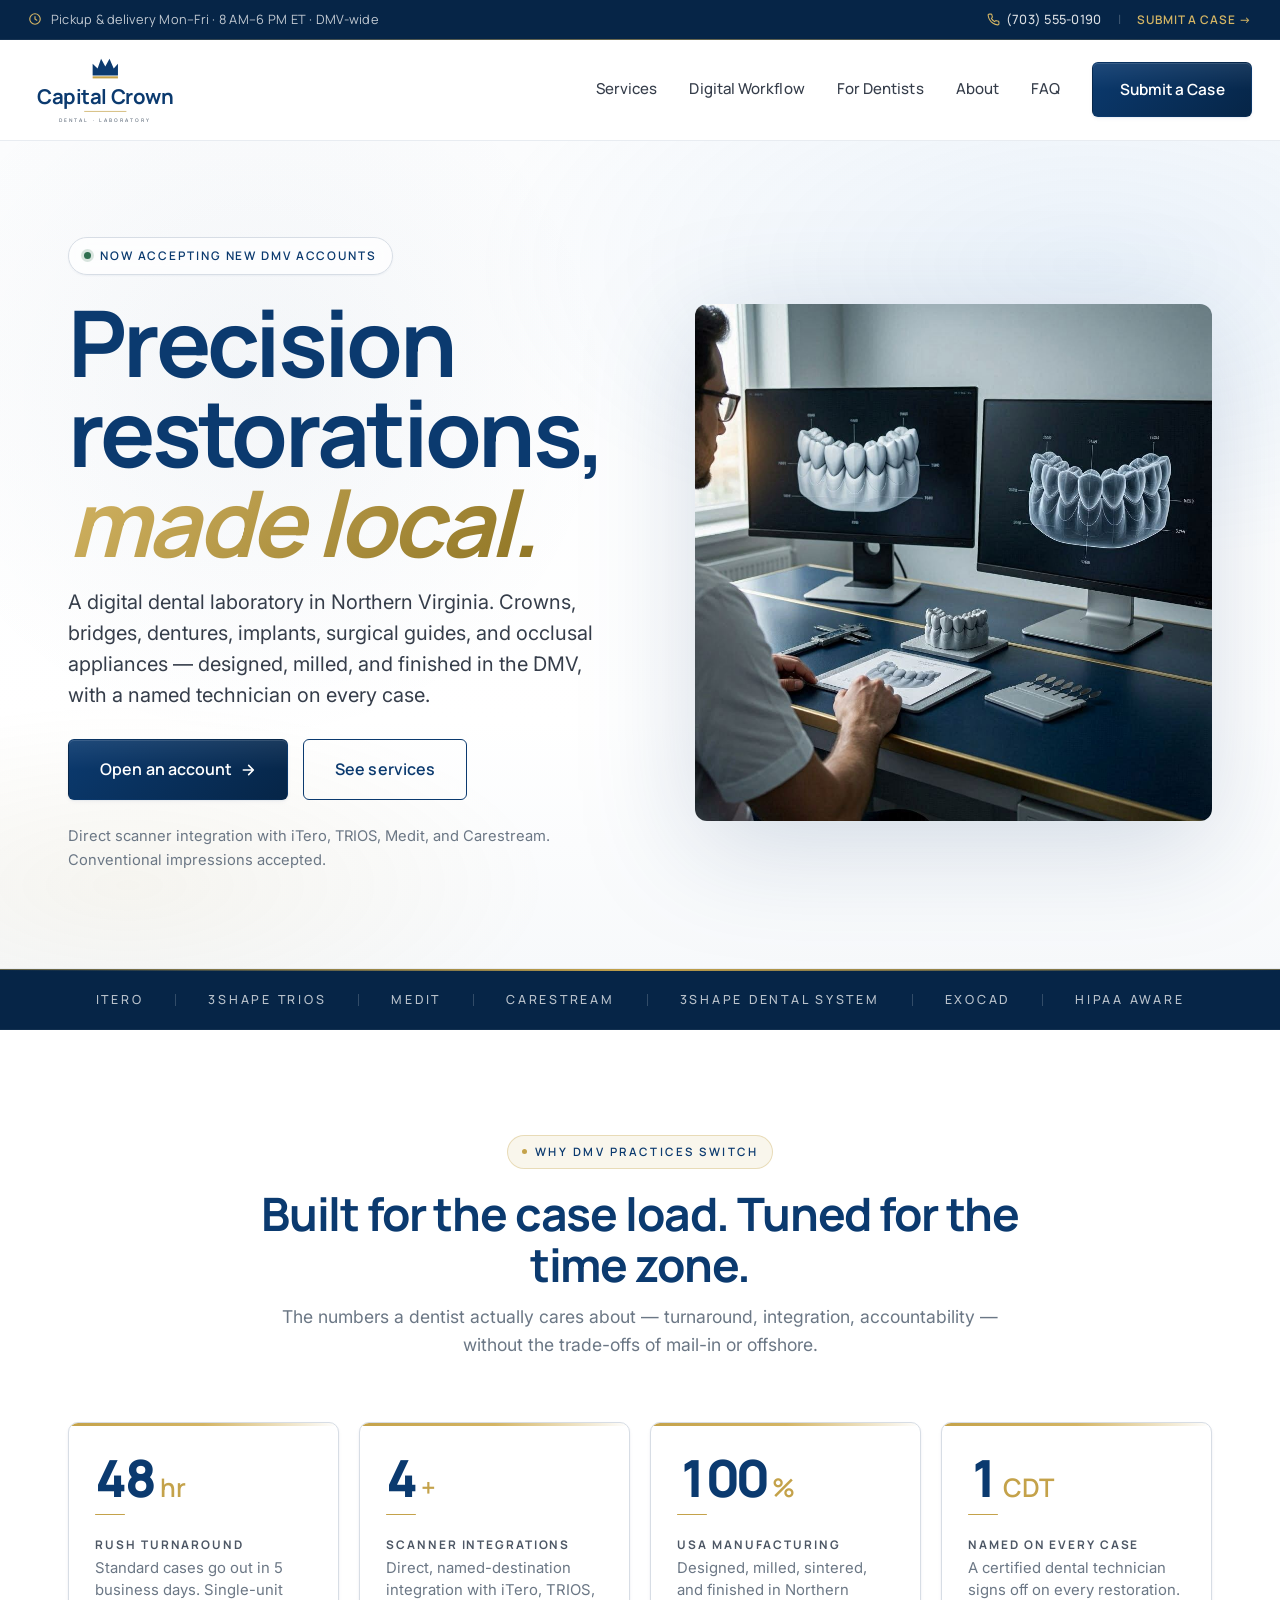
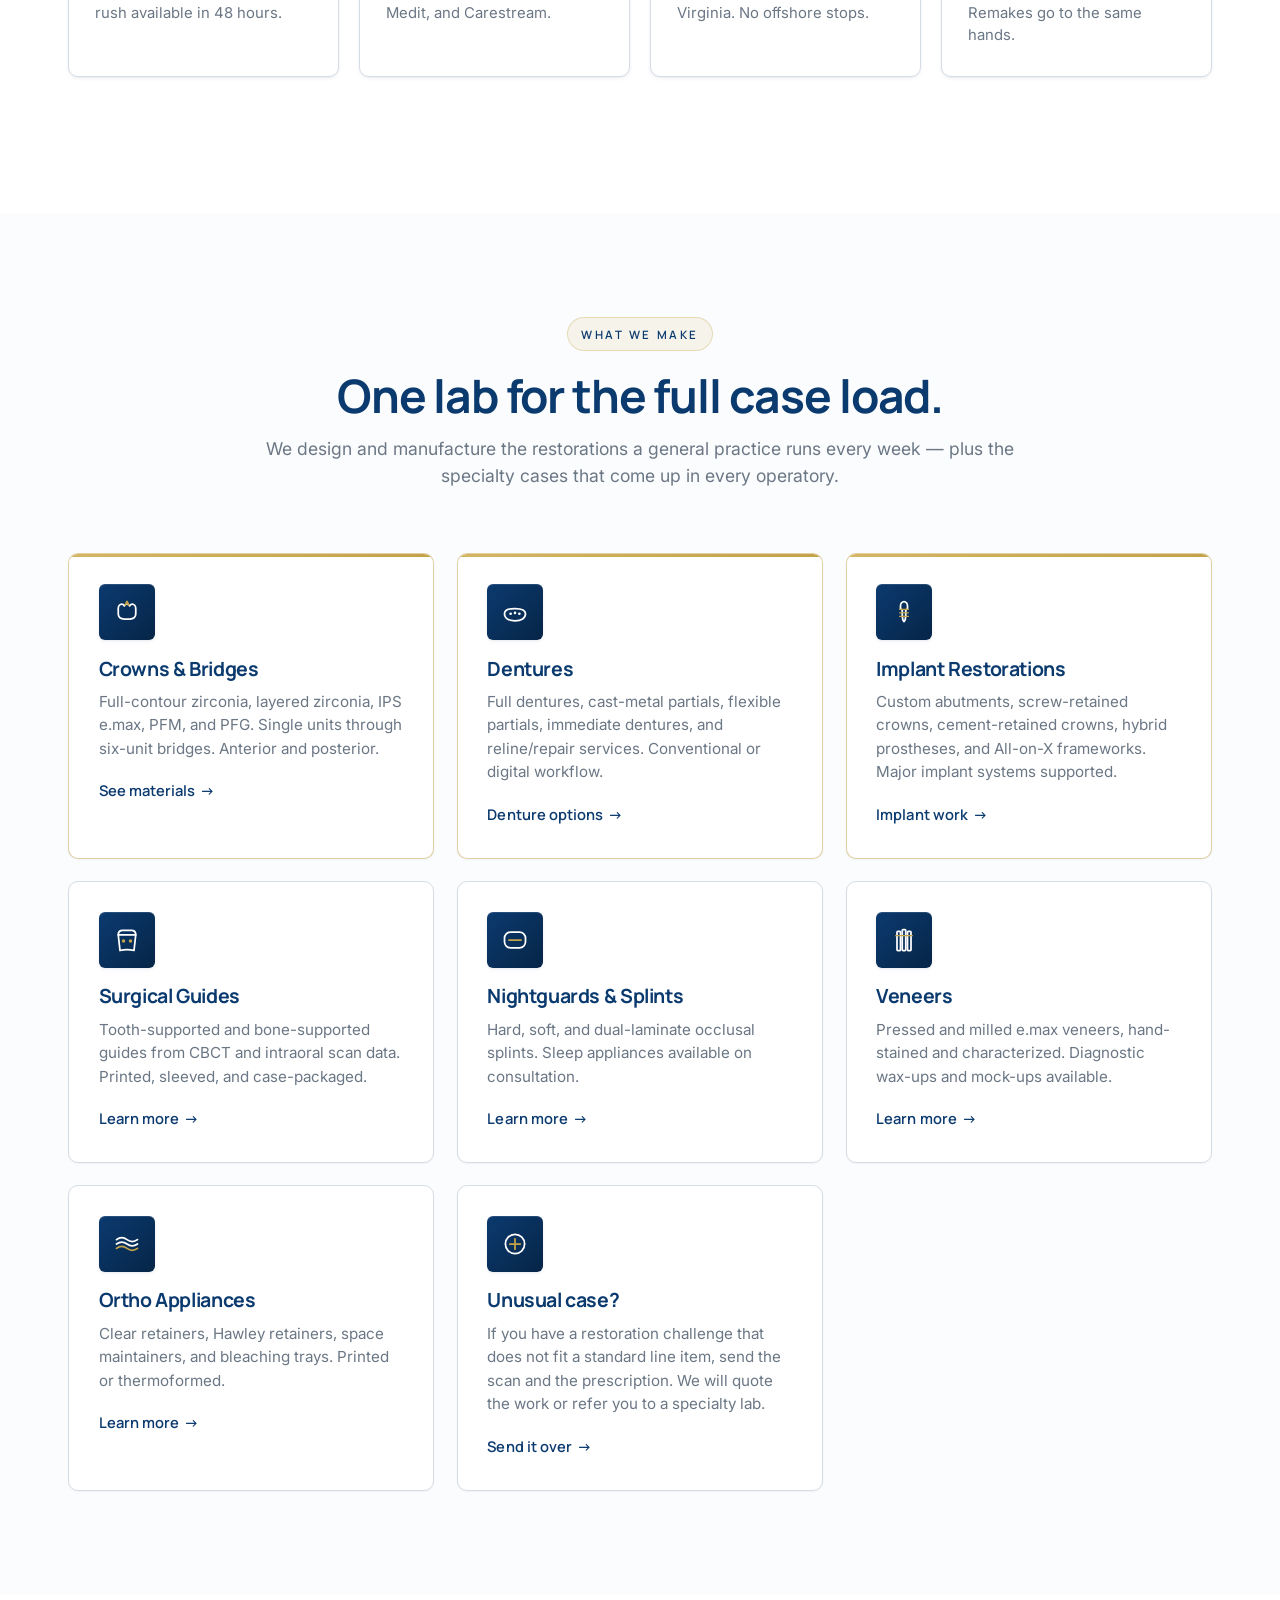
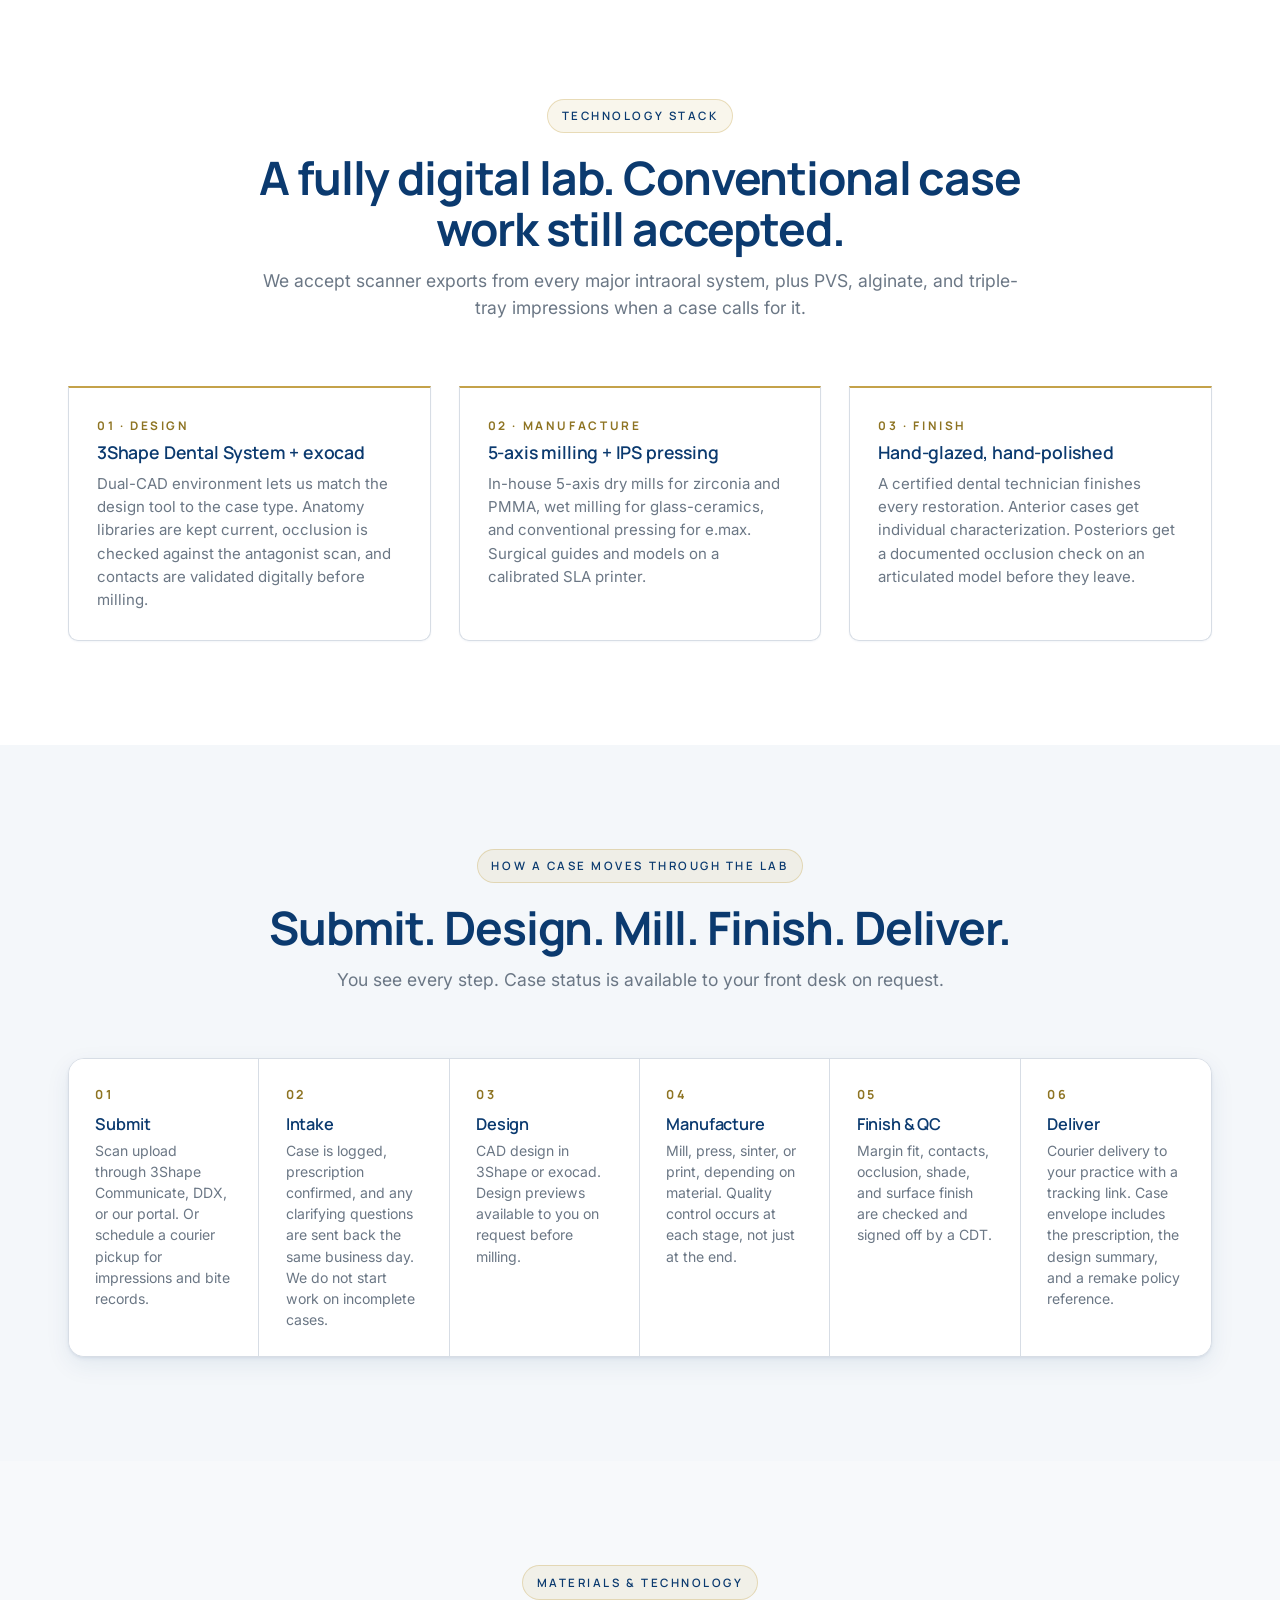
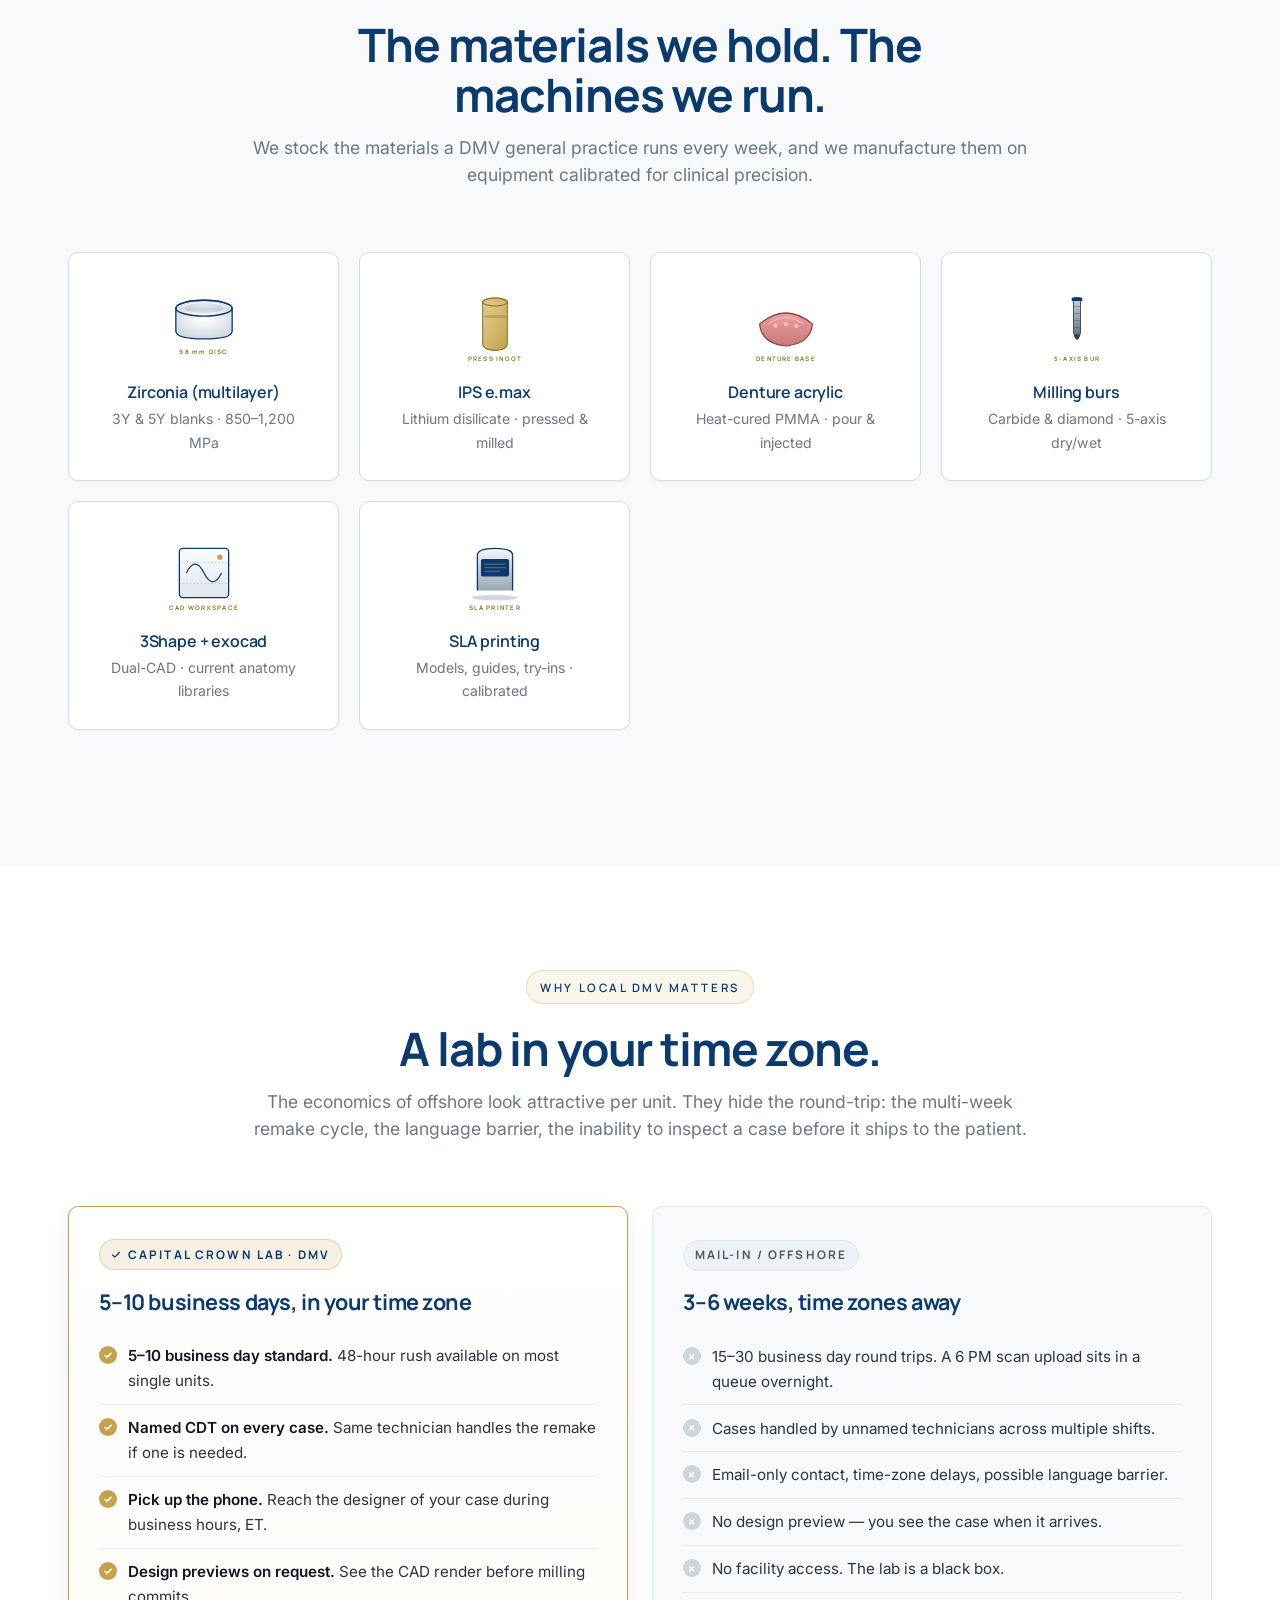
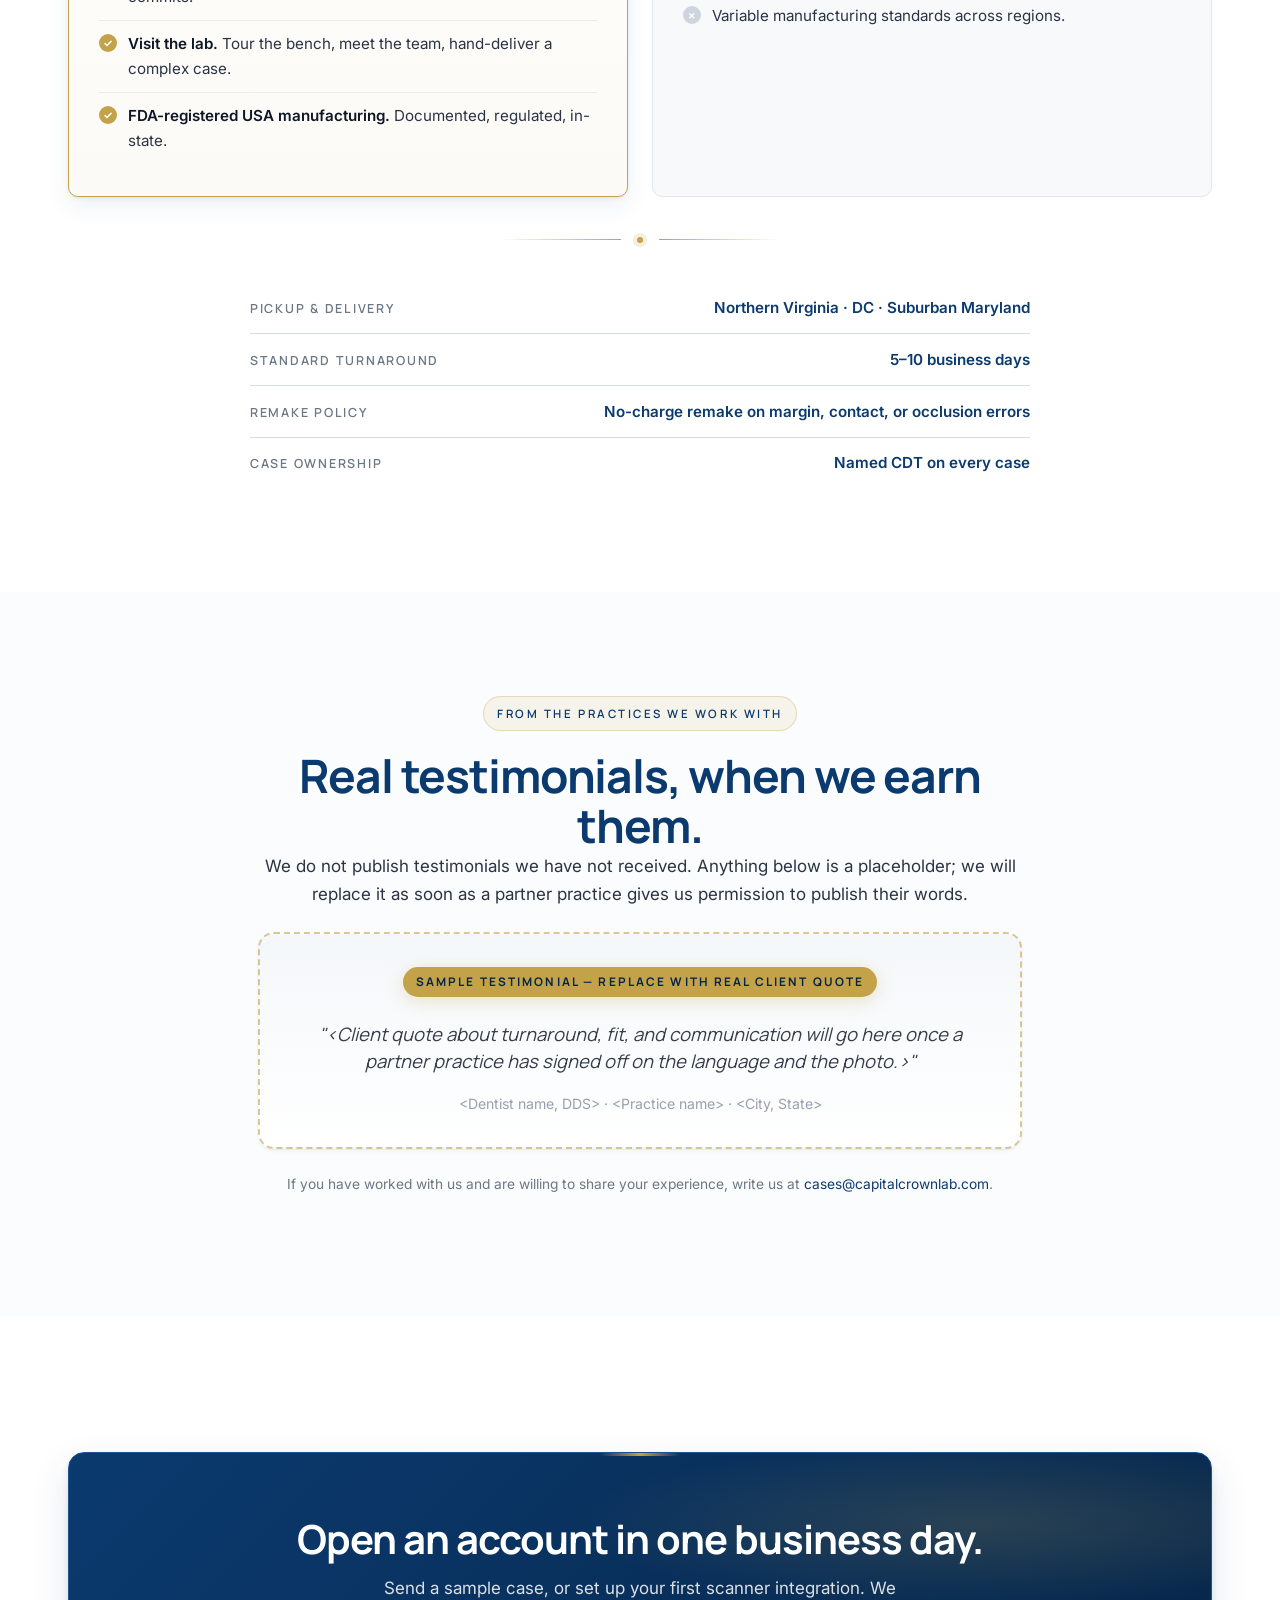
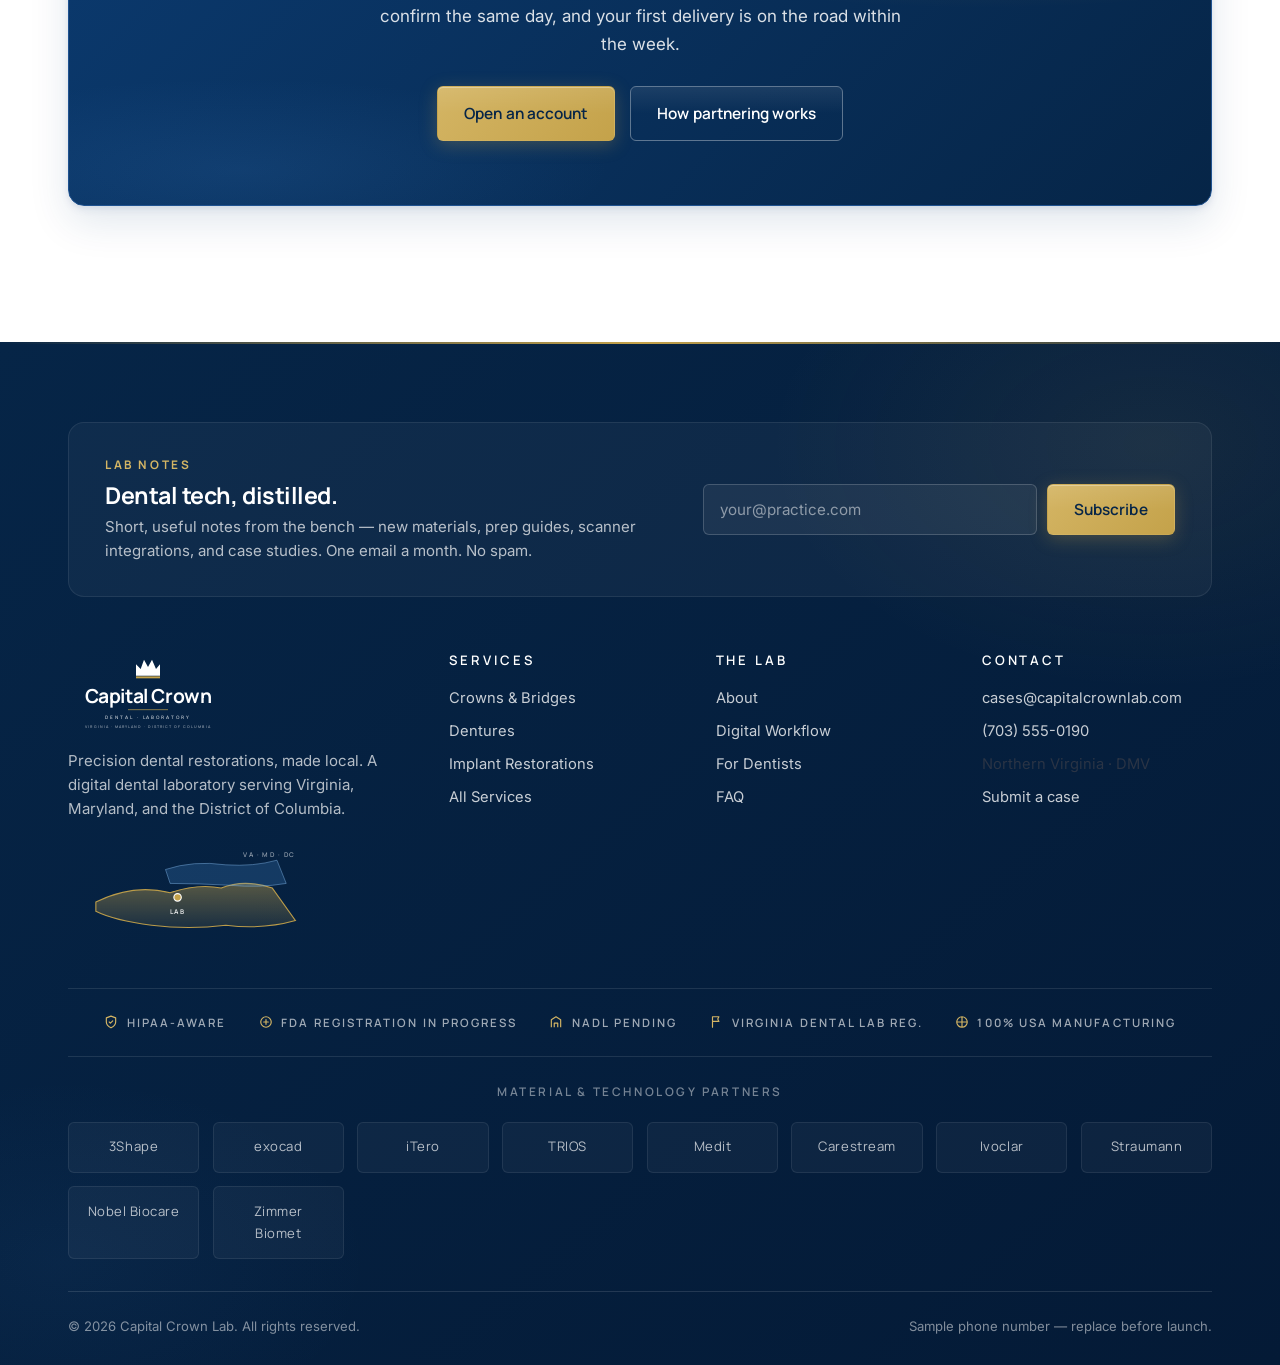
<file: index.html>
<!DOCTYPE html>
<html lang="en">
<head>
  <meta charset="UTF-8" />
  <meta name="viewport" content="width=device-width, initial-scale=1" />
  <title>Capital Crown Lab | Dental Laboratory — Virginia, Maryland, DC</title>
  <meta name="description" content="Capital Crown Lab is a DMV-based digital dental laboratory. Crowns, bridges, dentures, implant restorations, surgical guides, and occlusal appliances for general and specialty practices across Virginia, Maryland, and the District. Local pickup and delivery." />
  <meta name="keywords" content="dental lab Virginia, dental lab Maryland, dental laboratory DC, crown and bridge lab DMV, zirconia crown lab Maryland, dentures lab Virginia, implant restoration lab DC, CAD CAM dental lab Northern Virginia, local dental lab DMV, digital dental lab Bethesda Arlington Alexandria" />
  <meta name="author" content="Capital Crown Lab" />
  <meta name="robots" content="index, follow, max-snippet:-1, max-image-preview:large" />
  <meta name="theme-color" content="#0B3A6F" />
  <link rel="canonical" href="https://capitalcrownlab.com/" />

  <meta property="og:type" content="website" />
  <meta property="og:url" content="https://capitalcrownlab.com/" />
  <meta property="og:site_name" content="Capital Crown Lab" />
  <meta property="og:title" content="Capital Crown Lab — Precision restorations, made local." />
  <meta property="og:description" content="A DMV-based digital dental laboratory for crowns, bridges, dentures, and implant restorations. Direct scanner integration. Local pickup and delivery." />
  <meta property="og:image" content="https://capitalcrownlab.com/images/og-image.jpeg" />

  <meta name="twitter:card" content="summary_large_image" />
  <meta name="twitter:title" content="Capital Crown Lab — DMV Digital Dental Laboratory" />
  <meta name="twitter:description" content="Crowns, bridges, dentures, implant restorations. Local pickup and delivery across Virginia, Maryland, and DC." />
  <meta name="twitter:image" content="https://capitalcrownlab.com/images/og-image.jpeg" />

  <link rel="icon" type="image/svg+xml" href="data:image/svg+xml,%3Csvg xmlns='http://www.w3.org/2000/svg' viewBox='0 0 64 64'%3E%3Crect width='64' height='64' rx='12' fill='%230B3A6F'/%3E%3Cpath d='M12 44 L12 22 L21 32 L26 12 L32 28 L38 12 L43 32 L52 22 L52 44 Z' fill='%23FFFFFF'/%3E%3Crect x='12' y='46' width='40' height='5' fill='%23C4A24A'/%3E%3C/svg%3E" />

  <link rel="preconnect" href="https://fonts.googleapis.com" />
  <link rel="preconnect" href="https://fonts.gstatic.com" crossorigin />
  <link href="https://fonts.googleapis.com/css2?family=Manrope:wght@500;600;700;800&family=Inter:wght@400;500;600;700&display=swap" rel="stylesheet" />
  <link rel="stylesheet" href="styles.css" />

  <script type="application/ld+json">
  {
    "@context": "https://schema.org",
    "@type": ["MedicalBusiness", "LocalBusiness"],
    "additionalType": "https://schema.org/MedicalBusiness",
    "name": "Capital Crown Lab",
    "alternateName": "Capital Crown Dental Laboratory",
    "image": "https://capitalcrownlab.com/images/logo.png",
    "logo": "https://capitalcrownlab.com/images/logo.png",
    "@id": "https://capitalcrownlab.com/#business",
    "url": "https://capitalcrownlab.com/",
    "telephone": "+1-703-555-0190",
    "email": "cases@capitalcrownlab.com",
    "priceRange": "$$",
    "description": "Capital Crown Lab is a digital dental laboratory serving general and specialty dental practices in Virginia, Maryland, and the District of Columbia. We manufacture crowns, bridges, dentures, implant restorations, surgical guides, and occlusal appliances.",
    "address": {
      "@type": "PostalAddress",
      "addressRegion": "VA",
      "addressLocality": "Northern Virginia",
      "addressCountry": "US"
    },
    "areaServed": [
      { "@type": "State", "name": "Virginia" },
      { "@type": "State", "name": "Maryland" },
      { "@type": "AdministrativeArea", "name": "District of Columbia" }
    ],
    "knowsAbout": [
      "Zirconia crowns","IPS e.max lithium disilicate","PFM crowns","Full dentures","Partial dentures",
      "Implant abutments","Custom implant crowns","Surgical guides","Occlusal splints","Nightguards",
      "Clear retainers","CAD/CAM dental design","Intraoral scanner integration","iTero","TRIOS","Medit","Carestream"
    ]
  }
  </script>
</head>

<body>

<div class="utility-bar">
  <div class="utility-bar-inner">
    <span class="util-left">
      <svg width="14" height="14" viewBox="0 0 24 24" fill="none" aria-hidden="true"><path d="M12 8v4l3 2" stroke="currentColor" stroke-width="2" stroke-linecap="round" stroke-linejoin="round"/><circle cx="12" cy="12" r="9" stroke="currentColor" stroke-width="2"/></svg>
      Pickup &amp; delivery Mon&ndash;Fri &middot; 8 AM&ndash;6 PM ET &middot; DMV-wide
    </span>
    <span class="util-right">
      <a href="tel:+17035550190" class="util-phone" aria-label="Call Capital Crown Lab">
        <svg width="13" height="13" viewBox="0 0 24 24" fill="none" aria-hidden="true"><path d="M22 16.92v3a2 2 0 0 1-2.18 2 19.8 19.8 0 0 1-8.63-3.07 19.5 19.5 0 0 1-6-6 19.8 19.8 0 0 1-3.07-8.67A2 2 0 0 1 4.11 2h3a2 2 0 0 1 2 1.72c.12.95.34 1.88.66 2.78a2 2 0 0 1-.45 2.11L8.09 9.91a16 16 0 0 0 6 6l1.27-1.27a2 2 0 0 1 2.11-.45c.9.32 1.83.54 2.78.66A2 2 0 0 1 22 16.92Z" stroke="currentColor" stroke-width="2" stroke-linecap="round" stroke-linejoin="round"/></svg>
        (703) 555-0190
      </a>
      <span class="util-sep" aria-hidden="true">|</span>
      <a href="contact.html" class="util-cta">Submit a Case &rarr;</a>
    </span>
  </div>
</div>
<header class="site-header" id="site-header">
  <nav class="nav">
    <a href="index.html" class="nav-logo" aria-label="Capital Crown Lab home">
      <svg viewBox="80 18 440 222" aria-hidden="true">
        <g transform="translate(264,32)">
          <path d="M0 56 L0 22 L14 36 L24 8 L36 30 L48 8 L60 36 L72 22 L72 56 Z" fill="#0B3A6F"/>
          <rect x="0" y="58" width="72" height="6" fill="#C4A24A"/>
        </g>
        <text font-family="Manrope, Inter, system-ui, sans-serif" font-weight="700" letter-spacing="-0.02em" fill="#0B3A6F" font-size="58" text-anchor="middle" x="300" y="170">Capital Crown</text>
        <line x1="240" y1="190" x2="360" y2="190" stroke="#C4A24A" stroke-width="2"/>
        <text font-family="Manrope, Inter, system-ui, sans-serif" font-weight="600" letter-spacing="0.42em" fill="#6B7785" font-size="14" text-anchor="middle" x="300" y="220">DENTAL  &middot;  LABORATORY</text>
      </svg>
    </a>
    <button class="nav-toggle" aria-label="Toggle navigation" onclick="document.getElementById('nav-links').classList.toggle('open')">&#9776;</button>
    <div class="nav-links" id="nav-links">
      <a href="services.html">Services</a>
      <a href="digital-workflow.html">Digital Workflow</a>
      <a href="for-dentists.html">For Dentists</a>
      <a href="about.html">About</a>
      <a href="faq.html">FAQ</a>
      <a href="contact.html" class="btn btn-primary">Submit a Case</a>
    </div>
  </nav>
</header>

<!-- =========== HERO =========== -->
<section class="hero">
  <div class="container">
    <div class="hero-grid">
      <div>
        <span class="hero-eyebrow"><span class="dot"></span>NOW ACCEPTING NEW DMV ACCOUNTS</span>
        <h1>Precision restorations, <span class="accent">made local.</span></h1>
        <p class="lede">A digital dental laboratory in Northern Virginia. Crowns, bridges, dentures, implants, surgical guides, and occlusal appliances &mdash; designed, milled, and finished in the DMV, with a named technician on every case.</p>
        <div class="btn-row">
          <a href="contact.html" class="btn btn-primary btn-lg">Open an account
            <svg width="16" height="16" viewBox="0 0 24 24" fill="none" aria-hidden="true"><path d="M5 12h14M13 5l7 7-7 7" stroke="currentColor" stroke-width="2.4" stroke-linecap="round" stroke-linejoin="round"/></svg>
          </a>
          <a href="services.html" class="btn btn-secondary btn-lg">See services</a>
        </div>
        <p class="muted mt-3">Direct scanner integration with iTero, TRIOS, Medit, and Carestream. Conventional impressions accepted.</p>
      </div>
      <div>
        <!-- HERO ILLUSTRATION: stylized dental crown in CAD cross-section -->
        <img class="hero-illustration" src="images/hero-cad-workstation.jpeg" alt="Dental lab CAD workstation with dual monitors showing a posterior zirconia crown design" loading="eager" decoding="async" style="width:100%; height:auto; display:block; border-radius:12px;" />
      </div>
    </div>
  </div>
</section>

<!-- =========== TRUST BAR (technology stack — not testimonials) =========== -->
<div class="trust-bar">
  <div class="trust-bar-inner">
    <span>iTero</span><span class="divider"></span>
    <span>3Shape TRIOS</span><span class="divider"></span>
    <span>Medit</span><span class="divider"></span>
    <span>Carestream</span><span class="divider"></span>
    <span>3Shape Dental System</span><span class="divider"></span>
    <span>exocad</span><span class="divider"></span>
    <span>HIPAA Aware</span>
  </div>
</div>

<!-- =========== STAT CALLOUTS =========== -->
<section>
  <div class="container">
    <div class="section-head">
      <span class="eyebrow"><span class="dot"></span>Why DMV practices switch</span>
      <h2>Built for the case load. Tuned for the time zone.</h2>
      <p>The numbers a dentist actually cares about &mdash; turnaround, integration, accountability &mdash; without the trade-offs of mail-in or offshore.</p>
    </div>

    <div class="stat-grid">
      <div class="stat-card">
        <span class="stat-num">48<span class="unit">hr</span></span>
        <div class="stat-rule"></div>
        <span class="stat-label">Rush turnaround</span>
        <p>Standard cases go out in 5 business days. Single-unit rush available in 48 hours.</p>
      </div>
      <div class="stat-card">
        <span class="stat-num">4<span class="unit">+</span></span>
        <div class="stat-rule"></div>
        <span class="stat-label">Scanner integrations</span>
        <p>Direct, named-destination integration with iTero, TRIOS, Medit, and Carestream.</p>
      </div>
      <div class="stat-card">
        <span class="stat-num">100<span class="unit">%</span></span>
        <div class="stat-rule"></div>
        <span class="stat-label">USA manufacturing</span>
        <p>Designed, milled, sintered, and finished in Northern Virginia. No offshore stops.</p>
      </div>
      <div class="stat-card">
        <span class="stat-num">1<span class="unit">CDT</span></span>
        <div class="stat-rule"></div>
        <span class="stat-label">Named on every case</span>
        <p>A certified dental technician signs off on every restoration. Remakes go to the same hands.</p>
      </div>
    </div>
  </div>
</section>

<!-- =========== SERVICES PREVIEW =========== -->
<section class="bone">
  <div class="container">
    <div class="section-head">
      <span class="eyebrow">What we make</span>
      <h2>One lab for the full case load.</h2>
      <p>We design and manufacture the restorations a general practice runs every week — plus the specialty cases that come up in every operatory.</p>
    </div>

    <div class="services-grid">
      <article class="service-card featured">
        <div class="service-icon" aria-hidden="true">
          <svg viewBox="0 0 32 32" fill="none"><path d="M6 12c0-3 2-5 4-5 1.5 0 2.3 1 3 2l3-3 3 3c.7-1 1.5-2 3-2 2 0 4 2 4 5v6c0 4-3 6-7 6h-6c-4 0-7-2-7-6v-6Z" stroke="currentColor" stroke-width="2" stroke-linejoin="round"/><path d="M14 8 L16 4 L18 8" stroke="#C4A24A" stroke-width="2" stroke-linecap="round" stroke-linejoin="round"/></svg>
        </div>
        <h3>Crowns &amp; Bridges</h3>
        <p>Full-contour zirconia, layered zirconia, IPS e.max, PFM, and PFG. Single units through six-unit bridges. Anterior and posterior.</p>
        <a href="crowns-bridges.html" class="service-link">See materials <span aria-hidden="true">&rarr;</span></a>
      </article>
      <article class="service-card featured">
        <div class="service-icon" aria-hidden="true">
          <svg viewBox="0 0 32 32" fill="none"><path d="M4 18c0-4 5-6 12-6s12 2 12 6c0 5-5 8-12 8S4 23 4 18Z" stroke="currentColor" stroke-width="2" stroke-linejoin="round"/><circle cx="11" cy="18" r="1.5" fill="currentColor"/><circle cx="16" cy="17" r="1.5" fill="currentColor"/><circle cx="21" cy="18" r="1.5" fill="currentColor"/></svg>
        </div>
        <h3>Dentures</h3>
        <p>Full dentures, cast-metal partials, flexible partials, immediate dentures, and reline/repair services. Conventional or digital workflow.</p>
        <a href="dentures.html" class="service-link">Denture options <span aria-hidden="true">&rarr;</span></a>
      </article>
      <article class="service-card featured">
        <div class="service-icon" aria-hidden="true">
          <svg viewBox="0 0 32 32" fill="none"><path d="M16 4c2 0 4 2 4 5v3l-2 2v6c0 3-1 6-2 7-1-1-2-4-2-7v-6l-2-2V9c0-3 2-5 4-5Z" stroke="currentColor" stroke-width="2" stroke-linejoin="round"/><path d="M11 13h10M11 17h10M11 21h10" stroke="#C4A24A" stroke-width="1.4" stroke-linecap="round"/></svg>
        </div>
        <h3>Implant Restorations</h3>
        <p>Custom abutments, screw-retained crowns, cement-retained crowns, hybrid prostheses, and All-on-X frameworks. Major implant systems supported.</p>
        <a href="implants.html" class="service-link">Implant work <span aria-hidden="true">&rarr;</span></a>
      </article>
      <article class="service-card">
        <div class="service-icon" aria-hidden="true">
          <svg viewBox="0 0 32 32" fill="none"><path d="M6 10h20l-2 18c-4-1-12-1-16 0L6 10Z" stroke="currentColor" stroke-width="2" stroke-linejoin="round"/><circle cx="12" cy="17" r="2" fill="#C4A24A"/><circle cx="20" cy="17" r="2" fill="#C4A24A"/><path d="M6 10c0-3 2-5 5-5h10c3 0 5 2 5 5" stroke="currentColor" stroke-width="2" stroke-linecap="round"/></svg>
        </div>
        <h3>Surgical Guides</h3>
        <p>Tooth-supported and bone-supported guides from CBCT and intraoral scan data. Printed, sleeved, and case-packaged.</p>
        <a href="services.html#guides" class="service-link">Learn more <span aria-hidden="true">&rarr;</span></a>
      </article>
      <article class="service-card">
        <div class="service-icon" aria-hidden="true">
          <svg viewBox="0 0 32 32" fill="none"><path d="M4 14c0-4 3-7 7-7h10c4 0 7 3 7 7v4c0 4-3 7-7 7H11c-4 0-7-3-7-7v-4Z" stroke="currentColor" stroke-width="2"/><path d="M9 16h14" stroke="#C4A24A" stroke-width="2" stroke-linecap="round"/></svg>
        </div>
        <h3>Nightguards &amp; Splints</h3>
        <p>Hard, soft, and dual-laminate occlusal splints. Sleep appliances available on consultation.</p>
        <a href="services.html#splints" class="service-link">Learn more <span aria-hidden="true">&rarr;</span></a>
      </article>
      <article class="service-card">
        <div class="service-icon" aria-hidden="true">
          <svg viewBox="0 0 32 32" fill="none"><rect x="8" y="6" width="4" height="22" rx="1" stroke="currentColor" stroke-width="2"/><rect x="14" y="4" width="4" height="24" rx="1" stroke="currentColor" stroke-width="2"/><rect x="20" y="6" width="4" height="22" rx="1" stroke="currentColor" stroke-width="2"/><line x1="6" y1="11" x2="26" y2="11" stroke="#C4A24A" stroke-width="1.5"/></svg>
        </div>
        <h3>Veneers</h3>
        <p>Pressed and milled e.max veneers, hand-stained and characterized. Diagnostic wax-ups and mock-ups available.</p>
        <a href="services.html#veneers" class="service-link">Learn more <span aria-hidden="true">&rarr;</span></a>
      </article>
      <article class="service-card">
        <div class="service-icon" aria-hidden="true">
          <svg viewBox="0 0 32 32" fill="none"><path d="M4 16c4-3 8-3 12 0s8 3 12 0" stroke="currentColor" stroke-width="2" stroke-linecap="round"/><path d="M4 21c4-3 8-3 12 0s8 3 12 0" stroke="#C4A24A" stroke-width="2" stroke-linecap="round"/><path d="M4 11c4-3 8-3 12 0s8 3 12 0" stroke="currentColor" stroke-width="2" stroke-linecap="round"/></svg>
        </div>
        <h3>Ortho Appliances</h3>
        <p>Clear retainers, Hawley retainers, space maintainers, and bleaching trays. Printed or thermoformed.</p>
        <a href="services.html#ortho" class="service-link">Learn more <span aria-hidden="true">&rarr;</span></a>
      </article>
      <article class="service-card">
        <div class="service-icon" aria-hidden="true">
          <svg viewBox="0 0 32 32" fill="none"><circle cx="16" cy="16" r="11" stroke="currentColor" stroke-width="2"/><path d="M16 10v12M10 16h12" stroke="#C4A24A" stroke-width="2" stroke-linecap="round"/></svg>
        </div>
        <h3>Unusual case?</h3>
        <p>If you have a restoration challenge that does not fit a standard line item, send the scan and the prescription. We will quote the work or refer you to a specialty lab.</p>
        <a href="contact.html" class="service-link">Send it over <span aria-hidden="true">&rarr;</span></a>
      </article>
    </div>
  </div>
</section>

<!-- =========== TECHNOLOGY =========== -->
<section>
  <div class="container">
    <div class="section-head">
      <span class="eyebrow">Technology stack</span>
      <h2>A fully digital lab. Conventional case work still accepted.</h2>
      <p>We accept scanner exports from every major intraoral system, plus PVS, alginate, and triple-tray impressions when a case calls for it.</p>
    </div>

    <div class="grid-3">
      <div class="feature-card">
        <span class="num">01 · DESIGN</span>
        <h4>3Shape Dental System + exocad</h4>
        <p>Dual-CAD environment lets us match the design tool to the case type. Anatomy libraries are kept current, occlusion is checked against the antagonist scan, and contacts are validated digitally before milling.</p>
      </div>
      <div class="feature-card">
        <span class="num">02 · MANUFACTURE</span>
        <h4>5-axis milling + IPS pressing</h4>
        <p>In-house 5-axis dry mills for zirconia and PMMA, wet milling for glass-ceramics, and conventional pressing for e.max. Surgical guides and models on a calibrated SLA printer.</p>
      </div>
      <div class="feature-card">
        <span class="num">03 · FINISH</span>
        <h4>Hand-glazed, hand-polished</h4>
        <p>A certified dental technician finishes every restoration. Anterior cases get individual characterization. Posteriors get a documented occlusion check on an articulated model before they leave.</p>
      </div>
    </div>
  </div>
</section>

<!-- =========== WORKFLOW =========== -->
<section class="mist">
  <div class="container">
    <div class="section-head">
      <span class="eyebrow">How a case moves through the lab</span>
      <h2>Submit. Design. Mill. Finish. Deliver.</h2>
      <p>You see every step. Case status is available to your front desk on request.</p>
    </div>

    <div class="workflow">
      <div class="workflow-step">
        <div class="step-num">01</div>
        <h4>Submit</h4>
        <p>Scan upload through 3Shape Communicate, DDX, or our portal. Or schedule a courier pickup for impressions and bite records.</p>
      </div>
      <div class="workflow-step">
        <div class="step-num">02</div>
        <h4>Intake</h4>
        <p>Case is logged, prescription confirmed, and any clarifying questions are sent back the same business day. We do not start work on incomplete cases.</p>
      </div>
      <div class="workflow-step">
        <div class="step-num">03</div>
        <h4>Design</h4>
        <p>CAD design in 3Shape or exocad. Design previews available to you on request before milling.</p>
      </div>
      <div class="workflow-step">
        <div class="step-num">04</div>
        <h4>Manufacture</h4>
        <p>Mill, press, sinter, or print, depending on material. Quality control occurs at each stage, not just at the end.</p>
      </div>
      <div class="workflow-step">
        <div class="step-num">05</div>
        <h4>Finish & QC</h4>
        <p>Margin fit, contacts, occlusion, shade, and surface finish are checked and signed off by a CDT.</p>
      </div>
      <div class="workflow-step">
        <div class="step-num">06</div>
        <h4>Deliver</h4>
        <p>Courier delivery to your practice with a tracking link. Case envelope includes the prescription, the design summary, and a remake policy reference.</p>
      </div>
    </div>
  </div>
</section>

<!-- =========== MATERIALS / TECHNOLOGY SHOWCASE =========== -->
<section class="gray">
  <div class="container">
    <div class="section-head">
      <span class="eyebrow">Materials &amp; technology</span>
      <h2>The materials we hold. The machines we run.</h2>
      <p>We stock the materials a DMV general practice runs every week, and we manufacture them on equipment calibrated for clinical precision.</p>
    </div>

    <div class="material-grid">
      <div class="material-card">
        <svg viewBox="0 0 100 100" aria-hidden="true">
          <defs>
            <radialGradient id="m1" cx="0.5" cy="0.35" r="0.7"><stop offset="0" stop-color="#FFFFFF"/><stop offset="1" stop-color="#CDD5DF"/></radialGradient>
          </defs>
          <ellipse cx="50" cy="32" rx="32" ry="9" fill="url(#m1)" stroke="#0B3A6F" stroke-width="1.5"/>
          <path d="M18 32 V58 Q18 67 50 67 Q82 67 82 58 V32" fill="url(#m1)" stroke="#0B3A6F" stroke-width="1.5"/>
          <ellipse cx="50" cy="32" rx="32" ry="9" fill="none" stroke="#0B3A6F" stroke-width="1.5"/>
          <ellipse cx="50" cy="32" rx="22" ry="5.5" fill="#0B3A6F" opacity="0.12"/>
          <text x="50" y="84" font-family="Manrope,sans-serif" font-size="7" font-weight="700" fill="#8E7423" text-anchor="middle" letter-spacing="0.2em">98 mm DISC</text>
        </svg>
        <h4>Zirconia (multilayer)</h4>
        <p>3Y &amp; 5Y blanks &middot; 850&ndash;1,200 MPa</p>
      </div>

      <div class="material-card">
        <svg viewBox="0 0 100 100" aria-hidden="true">
          <defs>
            <linearGradient id="m2" x1="0" y1="0" x2="1" y2="1"><stop offset="0" stop-color="#E2CE92"/><stop offset="1" stop-color="#C4A24A"/></linearGradient>
          </defs>
          <ellipse cx="50" cy="25" rx="14" ry="4.5" fill="url(#m2)" stroke="#8E7423" stroke-width="1.2"/>
          <path d="M36 25 V72 Q36 80 50 80 Q64 80 64 72 V25" fill="url(#m2)" stroke="#8E7423" stroke-width="1.2"/>
          <ellipse cx="50" cy="25" rx="14" ry="4.5" fill="none" stroke="#8E7423" stroke-width="1.2"/>
          <rect x="38" y="40" width="24" height="3" fill="#8E7423" opacity="0.4" rx="1"/>
          <text x="50" y="92" font-family="Manrope,sans-serif" font-size="7" font-weight="700" fill="#8E7423" text-anchor="middle" letter-spacing="0.2em">PRESS INGOT</text>
        </svg>
        <h4>IPS e.max</h4>
        <p>Lithium disilicate &middot; pressed &amp; milled</p>
      </div>

      <div class="material-card">
        <svg viewBox="0 0 100 100" aria-hidden="true">
          <defs>
            <linearGradient id="m3" x1="0" y1="0" x2="0" y2="1"><stop offset="0" stop-color="#EE9F9F"/><stop offset="1" stop-color="#C77878"/></linearGradient>
          </defs>
          <path d="M20 50 Q50 25 80 50 Q78 72 50 75 Q22 72 20 50 Z" fill="url(#m3)" stroke="#8B4444" stroke-width="1.4"/>
          <path d="M30 50 Q50 35 70 50" fill="none" stroke="#FFFFFF" stroke-width="0.8" opacity="0.6"/>
          <circle cx="38" cy="52" r="2.5" fill="#FFFFFF" opacity="0.4"/>
          <circle cx="50" cy="50" r="2.5" fill="#FFFFFF" opacity="0.4"/>
          <circle cx="62" cy="52" r="2.5" fill="#FFFFFF" opacity="0.4"/>
          <text x="50" y="92" font-family="Manrope,sans-serif" font-size="7" font-weight="700" fill="#8E7423" text-anchor="middle" letter-spacing="0.2em">DENTURE BASE</text>
        </svg>
        <h4>Denture acrylic</h4>
        <p>Heat-cured PMMA &middot; pour &amp; injected</p>
      </div>

      <div class="material-card">
        <svg viewBox="0 0 100 100" aria-hidden="true">
          <defs>
            <linearGradient id="m4" x1="0" y1="0" x2="0" y2="1"><stop offset="0" stop-color="#CDD5DF"/><stop offset="1" stop-color="#6B7785"/></linearGradient>
          </defs>
          <g transform="translate(50,52)">
            <rect x="-4" y="-32" width="8" height="42" rx="2" fill="url(#m4)" stroke="#353D4A" stroke-width="1"/>
            <path d="M-4 10 Q0 22 4 10 Z" fill="#353D4A"/>
            <rect x="-6" y="-32" width="12" height="4" rx="1" fill="#0B3A6F"/>
            <line x1="-4" y1="-22" x2="4" y2="-22" stroke="#353D4A" stroke-width="0.4"/>
            <line x1="-4" y1="-14" x2="4" y2="-14" stroke="#353D4A" stroke-width="0.4"/>
            <line x1="-4" y1="-6" x2="4" y2="-6" stroke="#353D4A" stroke-width="0.4"/>
            <line x1="-4" y1="2" x2="4" y2="2" stroke="#353D4A" stroke-width="0.4"/>
          </g>
          <text x="50" y="92" font-family="Manrope,sans-serif" font-size="7" font-weight="700" fill="#8E7423" text-anchor="middle" letter-spacing="0.2em">5-AXIS BUR</text>
        </svg>
        <h4>Milling burs</h4>
        <p>Carbide &amp; diamond &middot; 5-axis dry/wet</p>
      </div>

      <div class="material-card">
        <svg viewBox="0 0 100 100" aria-hidden="true">
          <defs>
            <linearGradient id="m5" x1="0" y1="0" x2="0" y2="1"><stop offset="0" stop-color="#FBFCFD"/><stop offset="1" stop-color="#E1E7EE"/></linearGradient>
          </defs>
          <rect x="22" y="22" width="56" height="56" rx="4" fill="url(#m5)" stroke="#0B3A6F" stroke-width="1.5"/>
          <path d="M30 50 Q40 30 50 50 Q60 70 70 50" fill="none" stroke="#0B3A6F" stroke-width="1.4"/>
          <line x1="22" y1="38" x2="78" y2="38" stroke="#9BA5B4" stroke-width="0.5" stroke-dasharray="2 2"/>
          <line x1="22" y1="62" x2="78" y2="62" stroke="#9BA5B4" stroke-width="0.5" stroke-dasharray="2 2"/>
          <circle cx="68" cy="32" r="3" fill="#C4A24A"/>
          <text x="50" y="92" font-family="Manrope,sans-serif" font-size="7" font-weight="700" fill="#8E7423" text-anchor="middle" letter-spacing="0.2em">CAD WORKSPACE</text>
        </svg>
        <h4>3Shape + exocad</h4>
        <p>Dual-CAD &middot; current anatomy libraries</p>
      </div>

      <div class="material-card">
        <svg viewBox="0 0 100 100" aria-hidden="true">
          <defs>
            <linearGradient id="m6" x1="0" y1="0" x2="0" y2="1"><stop offset="0" stop-color="#F4F7FA"/><stop offset="1" stop-color="#9BA5B4"/></linearGradient>
          </defs>
          <ellipse cx="50" cy="78" rx="26" ry="3" fill="#0B3A6F" opacity="0.2"/>
          <path d="M30 70 L30 30 Q30 22 50 22 Q70 22 70 30 L70 70" fill="url(#m6)" stroke="#0B3A6F" stroke-width="1.5"/>
          <rect x="34" y="34" width="32" height="20" rx="2" fill="#0B3A6F"/>
          <line x1="38" y1="40" x2="62" y2="40" stroke="#C4A24A" stroke-width="0.6"/>
          <line x1="38" y1="44" x2="62" y2="44" stroke="#C4A24A" stroke-width="0.6"/>
          <line x1="38" y1="48" x2="56" y2="48" stroke="#C4A24A" stroke-width="0.6"/>
          <text x="50" y="92" font-family="Manrope,sans-serif" font-size="7" font-weight="700" fill="#8E7423" text-anchor="middle" letter-spacing="0.2em">SLA PRINTER</text>
        </svg>
        <h4>SLA printing</h4>
        <p>Models, guides, try-ins &middot; calibrated</p>
      </div>
    </div>
  </div>
</section>

<!-- =========== WHY LOCAL DMV =========== -->
<section>
  <div class="container">
    <div class="section-head">
      <span class="eyebrow">Why local DMV matters</span>
      <h2>A lab in your time zone.</h2>
      <p>The economics of offshore look attractive per unit. They hide the round-trip: the multi-week remake cycle, the language barrier, the inability to inspect a case before it ships to the patient.</p>
    </div>

    <div class="compare-grid">
      <div class="compare-card local">
        <span class="compare-label"><svg width="10" height="10" viewBox="0 0 24 24" fill="none" aria-hidden="true"><path d="M20 6 9 17l-5-5" stroke="currentColor" stroke-width="3" stroke-linecap="round" stroke-linejoin="round"/></svg>Capital Crown Lab &middot; DMV</span>
        <h3>5&ndash;10 business days, in your time zone</h3>
        <ul class="compare-list">
          <li><span class="check">&#10003;</span><span><strong>5&ndash;10 business day standard.</strong> 48-hour rush available on most single units.</span></li>
          <li><span class="check">&#10003;</span><span><strong>Named CDT on every case.</strong> Same technician handles the remake if one is needed.</span></li>
          <li><span class="check">&#10003;</span><span><strong>Pick up the phone.</strong> Reach the designer of your case during business hours, ET.</span></li>
          <li><span class="check">&#10003;</span><span><strong>Design previews on request.</strong> See the CAD render before milling commits.</span></li>
          <li><span class="check">&#10003;</span><span><strong>Visit the lab.</strong> Tour the bench, meet the team, hand-deliver a complex case.</span></li>
          <li><span class="check">&#10003;</span><span><strong>FDA-registered USA manufacturing.</strong> Documented, regulated, in-state.</span></li>
        </ul>
      </div>

      <div class="compare-card offshore">
        <span class="compare-label">Mail-in / offshore</span>
        <h3>3&ndash;6 weeks, time zones away</h3>
        <ul class="compare-list">
          <li><span class="check">&times;</span><span>15&ndash;30 business day round trips. A 6 PM scan upload sits in a queue overnight.</span></li>
          <li><span class="check">&times;</span><span>Cases handled by unnamed technicians across multiple shifts.</span></li>
          <li><span class="check">&times;</span><span>Email-only contact, time-zone delays, possible language barrier.</span></li>
          <li><span class="check">&times;</span><span>No design preview &mdash; you see the case when it arrives.</span></li>
          <li><span class="check">&times;</span><span>No facility access. The lab is a black box.</span></li>
          <li><span class="check">&times;</span><span>Variable manufacturing standards across regions.</span></li>
        </ul>
      </div>
    </div>

    <div class="ornament" aria-hidden="true"><span class="dot"></span></div>

    <ul class="spec-list" style="max-width:780px; margin:0 auto;">
      <li><span class="label">Pickup &amp; delivery</span><span class="value">Northern Virginia &middot; DC &middot; Suburban Maryland</span></li>
      <li><span class="label">Standard turnaround</span><span class="value">5&ndash;10 business days</span></li>
      <li><span class="label">Remake policy</span><span class="value">No-charge remake on margin, contact, or occlusion errors</span></li>
      <li><span class="label">Case ownership</span><span class="value">Named CDT on every case</span></li>
    </ul>
  </div>
</section>

<!-- =========== TESTIMONIAL PLACEHOLDER =========== -->
<section class="bone">
  <div class="container container-narrow text-center">
    <span class="eyebrow">From the practices we work with</span>
    <h2>Real testimonials, when we earn them.</h2>
    <p>We do not publish testimonials we have not received. Anything below is a placeholder; we will replace it as soon as a partner practice gives us permission to publish their words.</p>

    <div class="testimonial-placeholder mt-3">
      <span class="tag">Sample testimonial — replace with real client quote</span>
      <blockquote>"&lt;Client quote about turnaround, fit, and communication will go here once a partner practice has signed off on the language and the photo.&gt;"</blockquote>
      <cite>&lt;Dentist name, DDS&gt; · &lt;Practice name&gt; · &lt;City, State&gt;</cite>
    </div>

    <p class="muted mt-3" style="font-size:.86rem;">If you have worked with us and are willing to share your experience, write us at <a href="mailto:cases@capitalcrownlab.com">cases@capitalcrownlab.com</a>.</p>
  </div>
</section>

<!-- =========== CTA =========== -->
<section>
  <div class="container">
    <div class="cta-band">
      <h2>Open an account in one business day.</h2>
      <p>Send a sample case, or set up your first scanner integration. We confirm the same day, and your first delivery is on the road within the week.</p>
      <div class="btn-row">
        <a href="contact.html" class="btn btn-gold">Open an account</a>
        <a href="for-dentists.html" class="btn btn-ghost">How partnering works</a>
      </div>
    </div>
  </div>
</section>

<!-- =========== FOOTER =========== -->
<footer class="site-footer">
  <div class="container">

    <div class="footer-newsletter">
      <div>
        <span class="news-eyebrow">Lab Notes</span>
        <h3>Dental tech, distilled.</h3>
        <p>Short, useful notes from the bench &mdash; new materials, prep guides, scanner integrations, and case studies. One email a month. No spam.</p>
      </div>
      <form action="https://api.web3forms.com/submit" method="POST" aria-label="Newsletter signup">
        <input type="hidden" name="access_key" value="REPLACE_WITH_WEB3FORMS_KEY"/>
        <input type="hidden" name="subject" value="Lab Notes newsletter signup"/>
        <input type="checkbox" name="botcheck" style="display:none;"/>
        <input type="email" name="email" placeholder="your@practice.com" aria-label="Email address" required/>
        <button type="submit" class="btn btn-gold">Subscribe</button>
      </form>
    </div>

    <div class="footer-grid">
      <div class="footer-brand">
        <div class="brand-mark">
          <svg viewBox="60 20 480 240" aria-hidden="true">
            <g transform="translate(264,32)">
              <path d="M0 56 L0 22 L14 36 L24 8 L36 30 L48 8 L60 36 L72 22 L72 56 Z" fill="#FFFFFF"/>
              <rect x="0" y="58" width="72" height="6" fill="#C4A24A"/>
            </g>
            <text font-family="Manrope, Inter, system-ui, sans-serif" font-weight="700" letter-spacing="-0.02em" fill="#FFFFFF" font-size="58" text-anchor="middle" x="300" y="170">Capital Crown</text>
            <line x1="240" y1="190" x2="360" y2="190" stroke="#C4A24A" stroke-width="2"/>
            <text font-family="Manrope, Inter, system-ui, sans-serif" font-weight="600" letter-spacing="0.42em" fill="rgba(255,255,255,0.75)" font-size="14" text-anchor="middle" x="300" y="218">DENTAL  &middot;  LABORATORY</text>
            <text font-family="Manrope, Inter, system-ui, sans-serif" font-weight="600" letter-spacing="0.28em" fill="rgba(255,255,255,0.55)" font-size="11" text-anchor="middle" x="300" y="244">VIRGINIA  &middot;  MARYLAND  &middot;  DISTRICT OF COLUMBIA</text>
          </svg>
        </div>
        <p>Precision dental restorations, made local. A digital dental laboratory serving Virginia, Maryland, and the District of Columbia.</p>
        <!-- DMV service area mini map -->
        <svg viewBox="0 0 280 110" aria-label="DMV service area" style="margin-top:1rem; width:100%; max-width:260px; height:auto; display:block;">
          <defs>
            <linearGradient id="dmvfill" x1="0" y1="0" x2="0" y2="1">
              <stop offset="0" stop-color="#C4A24A" stop-opacity="0.45"/>
              <stop offset="1" stop-color="#C4A24A" stop-opacity="0.12"/>
            </linearGradient>
          </defs>
          <!-- Stylized DMV outline (VA + MD + DC composite) -->
          <path d="M30 70 Q70 50 110 60 Q140 50 165 55 Q190 45 220 55 L245 90 Q210 100 170 95 Q130 100 90 95 Q50 90 30 80 Z" fill="url(#dmvfill)" stroke="#C4A24A" stroke-width="1.2" opacity="0.95"/>
          <path d="M105 35 Q135 25 170 30 Q200 32 225 25 L235 50 Q205 55 175 52 Q140 50 110 50 Z" fill="rgba(74,144,217,0.22)" stroke="rgba(127,179,229,0.5)" stroke-width="1"/>
          <circle cx="118" cy="65" r="4" fill="#C4A24A" stroke="#FFFFFF" stroke-width="1.2"/>
          <text x="118" y="83" font-family="Manrope, sans-serif" font-size="7" font-weight="700" fill="rgba(255,255,255,0.85)" text-anchor="middle" letter-spacing="0.18em">LAB</text>
          <text x="245" y="22" font-family="Manrope, sans-serif" font-size="7" font-weight="600" fill="rgba(255,255,255,0.55)" text-anchor="end" letter-spacing="0.22em">VA &middot; MD &middot; DC</text>
        </svg>
      </div>
      <div class="footer-col">
        <h4>Services</h4>
        <ul>
          <li><a href="crowns-bridges.html">Crowns &amp; Bridges</a></li>
          <li><a href="dentures.html">Dentures</a></li>
          <li><a href="implants.html">Implant Restorations</a></li>
          <li><a href="services.html">All Services</a></li>
        </ul>
      </div>
      <div class="footer-col">
        <h4>The Lab</h4>
        <ul>
          <li><a href="about.html">About</a></li>
          <li><a href="digital-workflow.html">Digital Workflow</a></li>
          <li><a href="for-dentists.html">For Dentists</a></li>
          <li><a href="faq.html">FAQ</a></li>
        </ul>
      </div>
      <div class="footer-col">
        <h4>Contact</h4>
        <ul>
          <li><a href="mailto:cases@capitalcrownlab.com">cases@capitalcrownlab.com</a></li>
          <li><a href="tel:+17035550190">(703) 555-0190</a></li>
          <li>Northern Virginia &middot; DMV</li>
          <li><a href="contact.html">Submit a case</a></li>
        </ul>
      </div>
    </div>

    <div class="cert-row" aria-label="Certifications and compliance">
      <span class="cert-badge"><svg width="14" height="14" viewBox="0 0 24 24" fill="none" aria-hidden="true"><path d="M12 22s8-4 8-10V5l-8-3-8 3v7c0 6 8 10 8 10Z" stroke="currentColor" stroke-width="2" stroke-linejoin="round"/><path d="m9 12 2 2 4-4" stroke="currentColor" stroke-width="2" stroke-linecap="round" stroke-linejoin="round"/></svg>HIPAA-aware</span>
      <span class="cert-badge"><svg width="14" height="14" viewBox="0 0 24 24" fill="none" aria-hidden="true"><circle cx="12" cy="12" r="9" stroke="currentColor" stroke-width="2"/><path d="M8 12h8M12 8v8" stroke="currentColor" stroke-width="2" stroke-linecap="round"/></svg>FDA registration in progress</span>
      <span class="cert-badge"><svg width="14" height="14" viewBox="0 0 24 24" fill="none" aria-hidden="true"><path d="M4 21V8l8-5 8 5v13M9 21v-7h6v7" stroke="currentColor" stroke-width="2" stroke-linejoin="round"/></svg>NADL pending</span>
      <span class="cert-badge"><svg width="14" height="14" viewBox="0 0 24 24" fill="none" aria-hidden="true"><path d="M6 3v18M6 3h11l-2 4 2 4H6" stroke="currentColor" stroke-width="2" stroke-linecap="round" stroke-linejoin="round"/></svg>Virginia dental lab reg.</span>
      <span class="cert-badge"><svg width="14" height="14" viewBox="0 0 24 24" fill="none" aria-hidden="true"><path d="M3 12a9 9 0 1 0 18 0 9 9 0 0 0-18 0Zm9-9v18M3 12h18" stroke="currentColor" stroke-width="2"/></svg>100% USA manufacturing</span>
    </div>

    <div>
      <h4 style="text-align:center; color:rgba(255,255,255,0.45); font-size:0.74rem; margin-bottom:1rem;">Material &amp; technology partners</h4>
      <div class="partner-grid">
        <span class="partner-tile">3Shape</span>
        <span class="partner-tile">exocad</span>
        <span class="partner-tile">iTero</span>
        <span class="partner-tile">TRIOS</span>
        <span class="partner-tile">Medit</span>
        <span class="partner-tile">Carestream</span>
        <span class="partner-tile">Ivoclar</span>
        <span class="partner-tile">Straumann</span>
        <span class="partner-tile">Nobel Biocare</span>
        <span class="partner-tile">Zimmer Biomet</span>
      </div>
    </div>

    <div class="footer-bottom">
      <span>&copy; 2026 Capital Crown Lab. All rights reserved.</span>
      <span>Sample phone number &mdash; replace before launch.</span>
    </div>
  </div>
</footer>

<script>
  // Sticky header scroll polish
  (function() {
    var h = document.getElementById('site-header');
    if (!h) return;
    function onScroll() {
      if (window.scrollY > 8) h.classList.add('scrolled');
      else h.classList.remove('scrolled');
    }
    window.addEventListener('scroll', onScroll, { passive: true });
    onScroll();
  })();
</script>

</body>
</html>
</file>
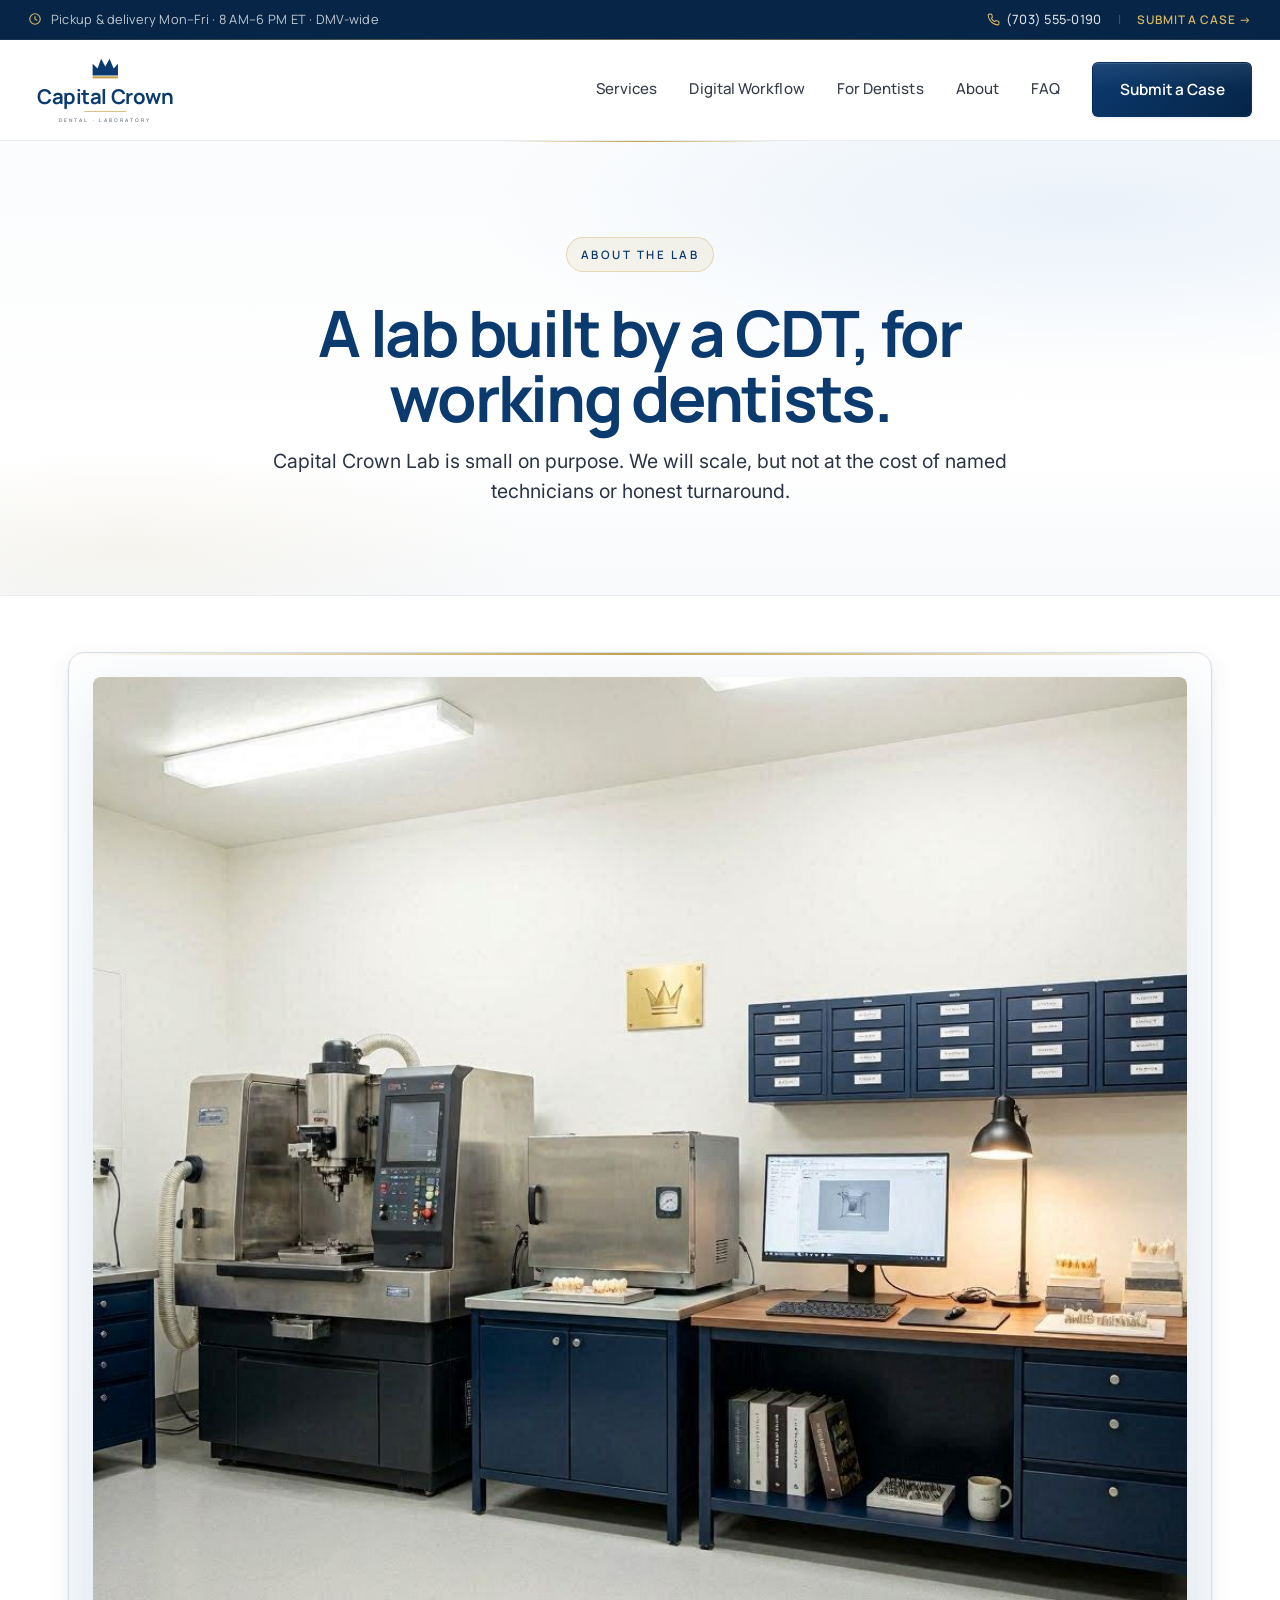
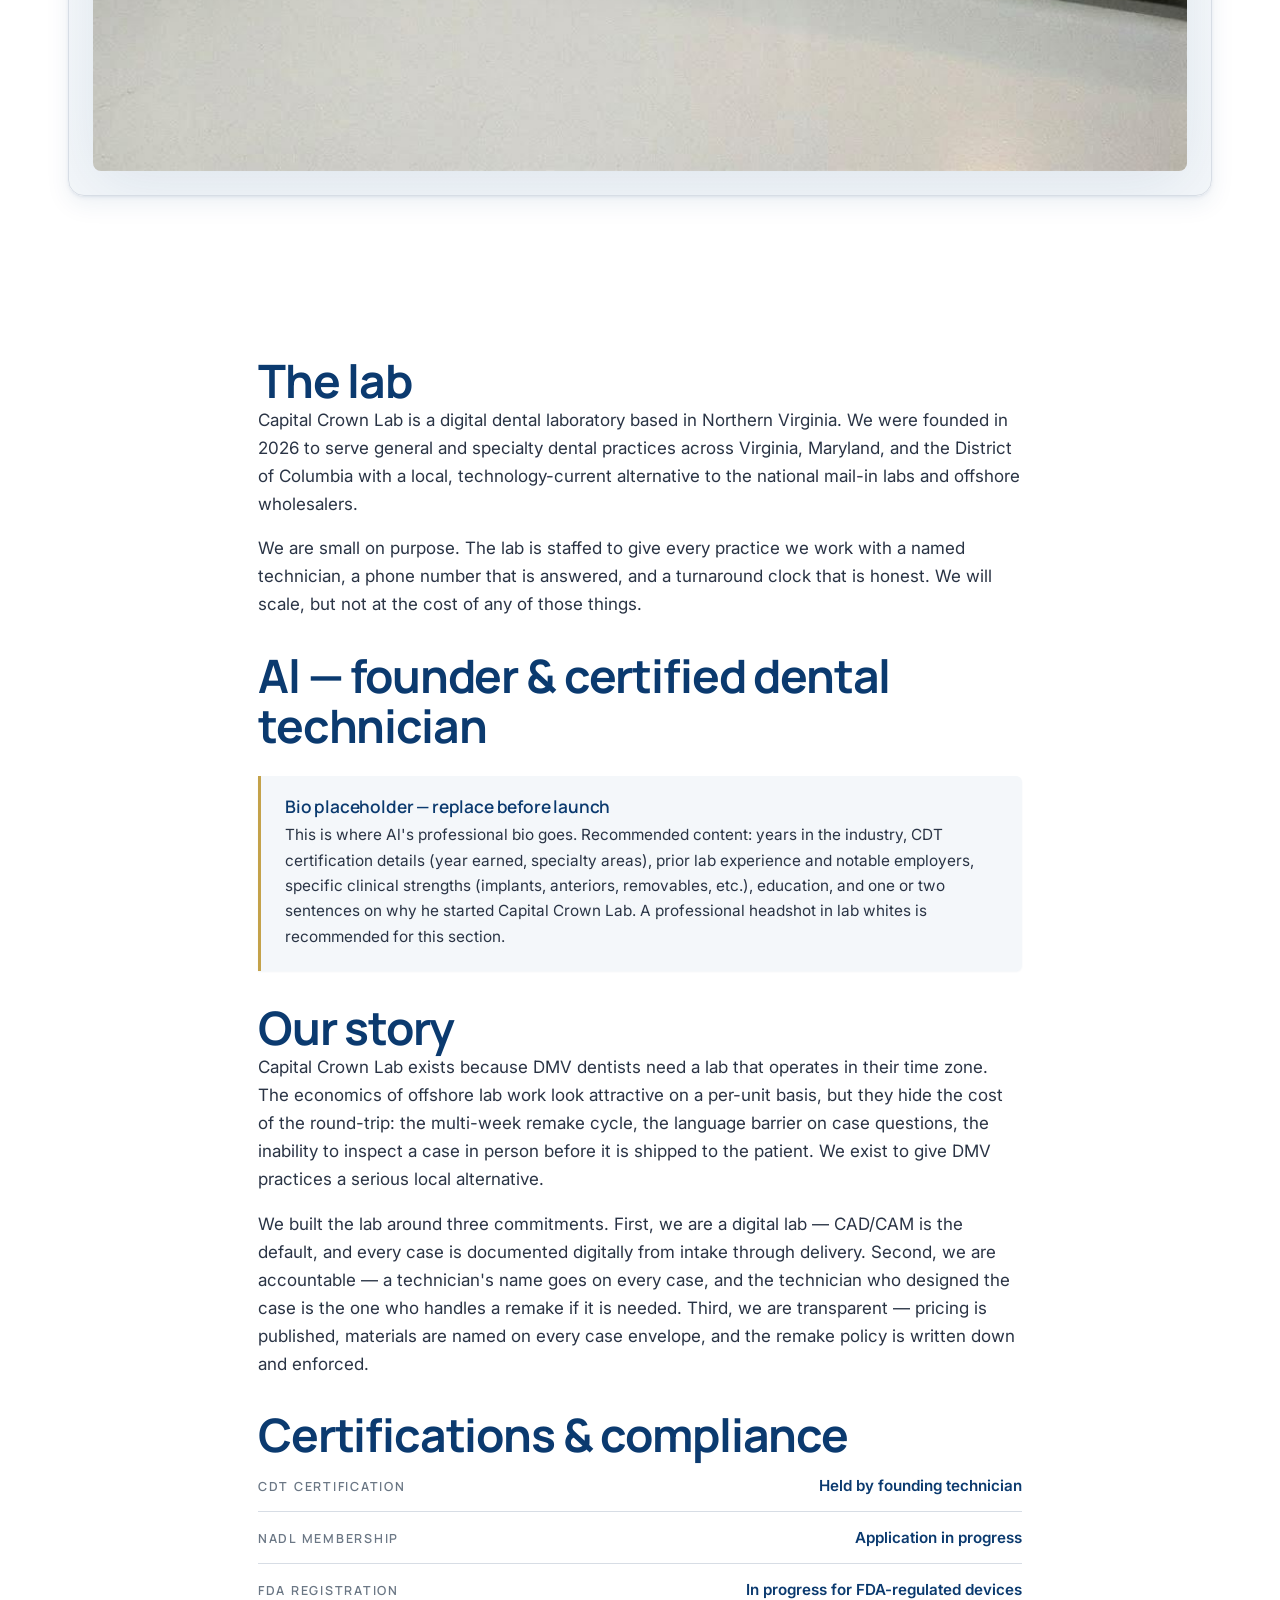
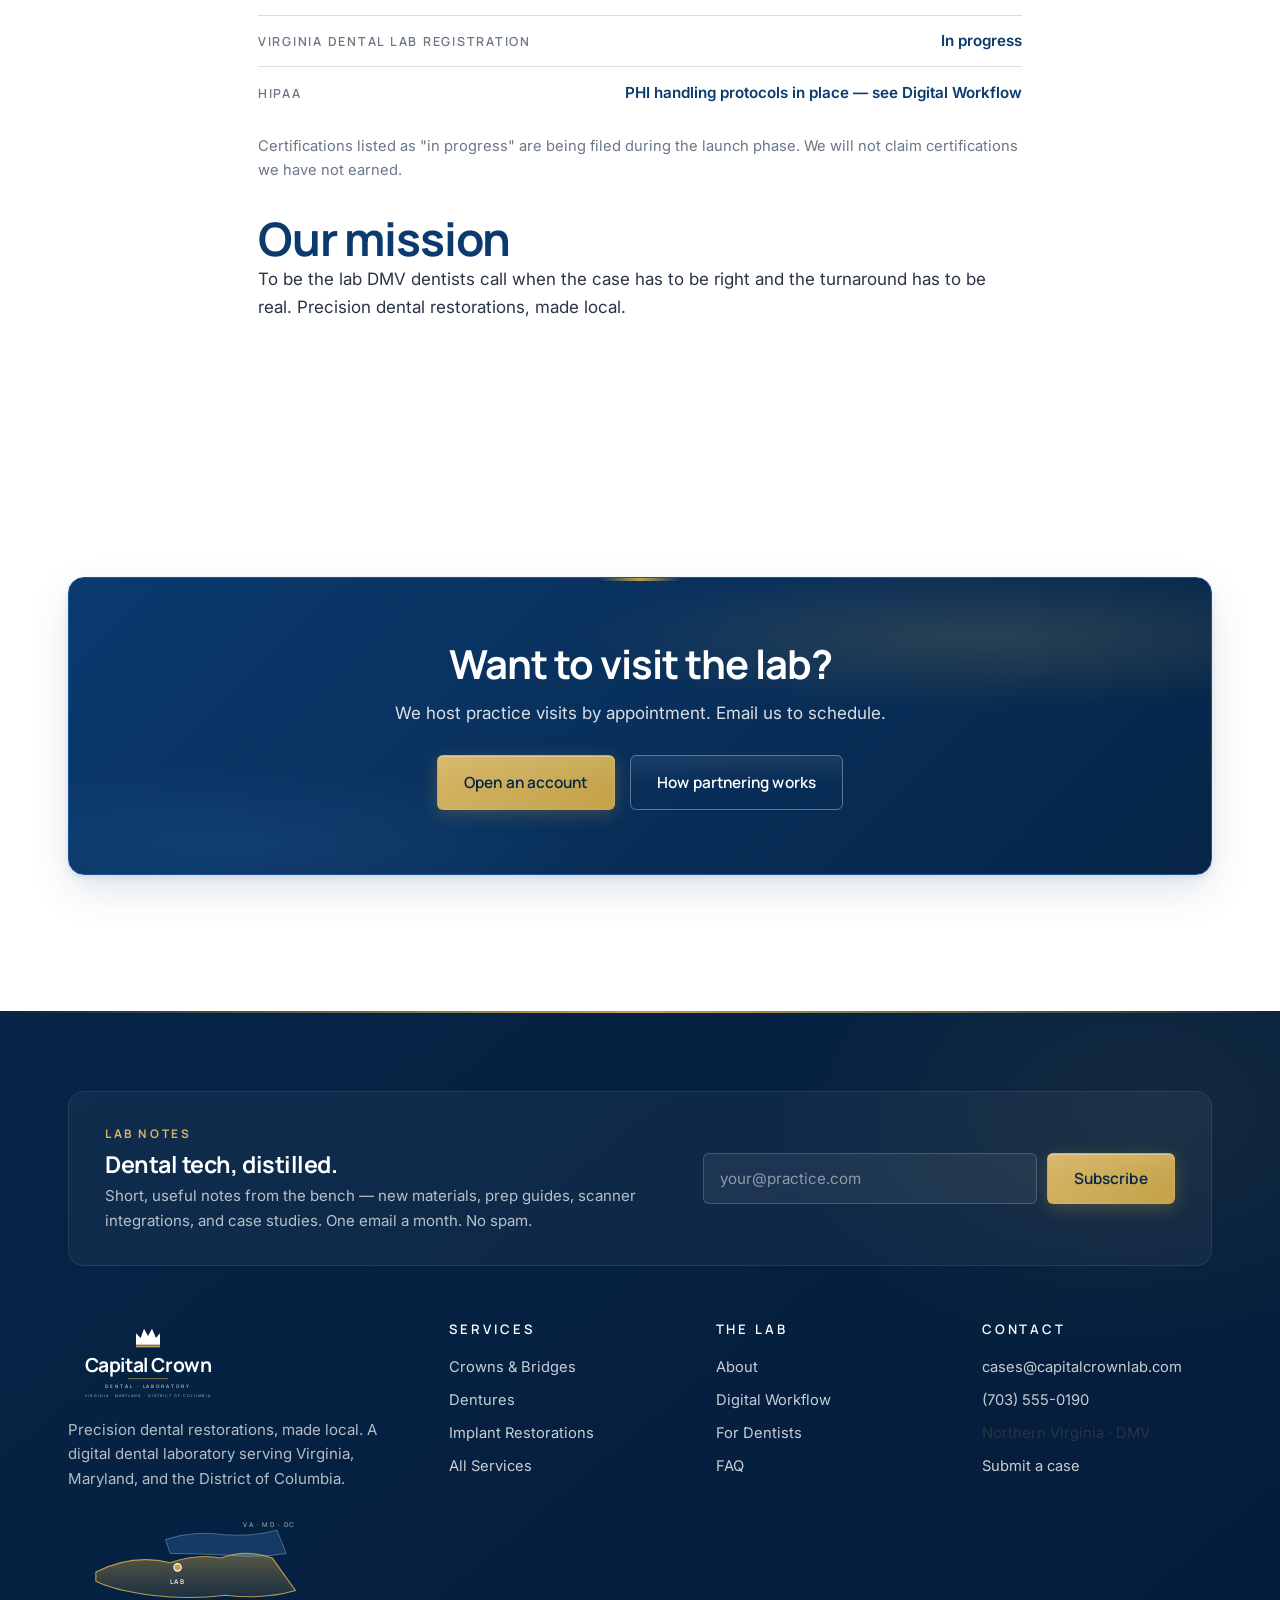
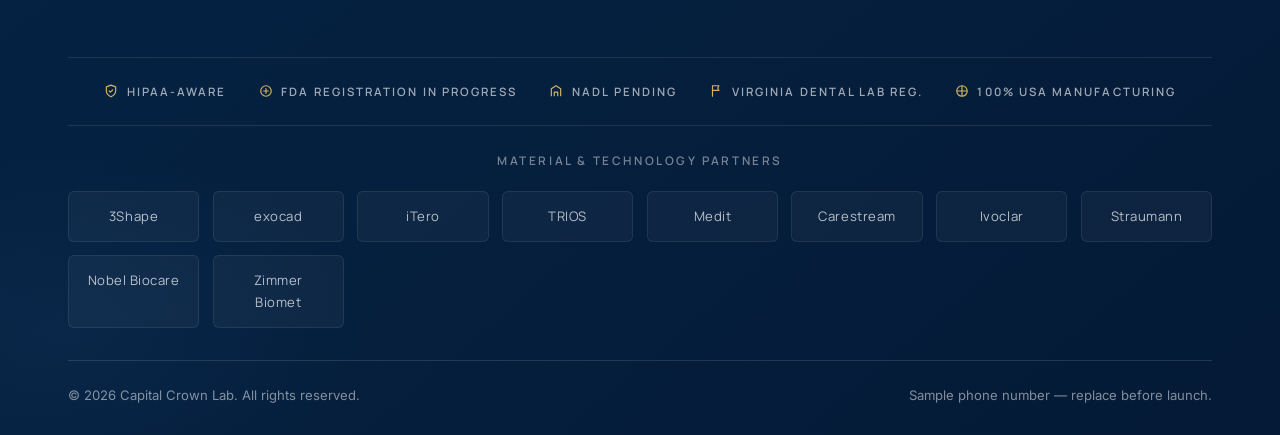
<file: about.html>
<!DOCTYPE html>
<html lang="en">
<head>
  <meta charset="UTF-8" />
  <meta name="viewport" content="width=device-width, initial-scale=1" />
  <title>About Capital Crown Lab | DMV Dental Laboratory | Founder Al</title>
  <meta name="description" content="Capital Crown Lab is a Northern Virginia digital dental laboratory founded by certified dental technician Al. Built to give DMV dental practices a local, technology-current alternative to mail-in and offshore labs." />
  <meta name="keywords" content="Capital Crown Lab founder, Al dental technician DMV, Northern Virginia dental laboratory, local dental lab Virginia, CDT dental lab founder" />
  <meta name="author" content="Capital Crown Lab" />
  <meta name="robots" content="index, follow, max-snippet:-1, max-image-preview:large" />
  <meta name="theme-color" content="#0B3A6F" />
  <link rel="canonical" href="https://capitalcrownlab.com/about.html" />

  <meta property="og:type" content="website" />
  <meta property="og:url" content="https://capitalcrownlab.com/about.html" />
  <meta property="og:site_name" content="Capital Crown Lab" />
  <meta property="og:title" content="About Capital Crown Lab | DMV Dental Laboratory | Founder Al" />
  <meta property="og:description" content="Capital Crown Lab is a Northern Virginia digital dental laboratory founded by certified dental technician Al. Built to give DMV dental practices a local, technology-current alternative to mail-in and offshore labs." />
  <meta property="og:image" content="https://capitalcrownlab.com/images/og-image.jpeg" />

  <meta name="twitter:card" content="summary_large_image" />
  <meta name="twitter:title" content="About Capital Crown Lab | DMV Dental Laboratory | Founder Al" />
  <meta name="twitter:description" content="Capital Crown Lab is a Northern Virginia digital dental laboratory founded by certified dental technician Al. Built to give DMV dental practices a local, technology-current alternative to mail-in and offshore labs." />
  <meta name="twitter:image" content="https://capitalcrownlab.com/images/og-image.jpeg" />

  <link rel="icon" type="image/svg+xml" href="data:image/svg+xml,%3Csvg xmlns='http://www.w3.org/2000/svg' viewBox='0 0 64 64'%3E%3Crect width='64' height='64' rx='12' fill='%230B3A6F'/%3E%3Cpath d='M12 44 L12 22 L21 32 L26 12 L32 28 L38 12 L43 32 L52 22 L52 44 Z' fill='%23FFFFFF'/%3E%3Crect x='12' y='46' width='40' height='5' fill='%23C4A24A'/%3E%3C/svg%3E" />

  <link rel="preconnect" href="https://fonts.googleapis.com" />
  <link rel="preconnect" href="https://fonts.gstatic.com" crossorigin />
  <link href="https://fonts.googleapis.com/css2?family=Manrope:wght@500;600;700;800&family=Inter:wght@400;500;600;700&display=swap" rel="stylesheet" />
  <link rel="stylesheet" href="styles.css" />
  
</head>
<body>

<div class="utility-bar">
  <div class="utility-bar-inner">
    <span class="util-left">
      <svg width="14" height="14" viewBox="0 0 24 24" fill="none" aria-hidden="true"><path d="M12 8v4l3 2" stroke="currentColor" stroke-width="2" stroke-linecap="round" stroke-linejoin="round"/><circle cx="12" cy="12" r="9" stroke="currentColor" stroke-width="2"/></svg>
      Pickup &amp; delivery Mon&ndash;Fri &middot; 8 AM&ndash;6 PM ET &middot; DMV-wide
    </span>
    <span class="util-right">
      <a href="tel:+17035550190" class="util-phone" aria-label="Call Capital Crown Lab">
        <svg width="13" height="13" viewBox="0 0 24 24" fill="none" aria-hidden="true"><path d="M22 16.92v3a2 2 0 0 1-2.18 2 19.8 19.8 0 0 1-8.63-3.07 19.5 19.5 0 0 1-6-6 19.8 19.8 0 0 1-3.07-8.67A2 2 0 0 1 4.11 2h3a2 2 0 0 1 2 1.72c.12.95.34 1.88.66 2.78a2 2 0 0 1-.45 2.11L8.09 9.91a16 16 0 0 0 6 6l1.27-1.27a2 2 0 0 1 2.11-.45c.9.32 1.83.54 2.78.66A2 2 0 0 1 22 16.92Z" stroke="currentColor" stroke-width="2" stroke-linecap="round" stroke-linejoin="round"/></svg>
        (703) 555-0190
      </a>
      <span class="util-sep" aria-hidden="true">|</span>
      <a href="contact.html" class="util-cta">Submit a Case &rarr;</a>
    </span>
  </div>
</div>
<header class="site-header" id="site-header">
  <nav class="nav">
    <a href="index.html" class="nav-logo" aria-label="Capital Crown Lab home">
      <svg viewBox="80 18 440 222" aria-hidden="true">
        <g transform="translate(264,32)">
          <path d="M0 56 L0 22 L14 36 L24 8 L36 30 L48 8 L60 36 L72 22 L72 56 Z" fill="#0B3A6F"/>
          <rect x="0" y="58" width="72" height="6" fill="#C4A24A"/>
        </g>
        <text font-family="Manrope, Inter, system-ui, sans-serif" font-weight="700" letter-spacing="-0.02em" fill="#0B3A6F" font-size="58" text-anchor="middle" x="300" y="170">Capital Crown</text>
        <line x1="240" y1="190" x2="360" y2="190" stroke="#C4A24A" stroke-width="2"/>
        <text font-family="Manrope, Inter, system-ui, sans-serif" font-weight="600" letter-spacing="0.42em" fill="#6B7785" font-size="14" text-anchor="middle" x="300" y="220">DENTAL  &middot;  LABORATORY</text>
      </svg>
    </a>
    <button class="nav-toggle" aria-label="Toggle navigation" onclick="document.getElementById('nav-links').classList.toggle('open')">&#9776;</button>
    <div class="nav-links" id="nav-links">
      <a href="services.html">Services</a>
      <a href="digital-workflow.html">Digital Workflow</a>
      <a href="for-dentists.html">For Dentists</a>
      <a href="about.html">About</a>
      <a href="faq.html">FAQ</a>
      <a href="contact.html" class="btn btn-primary">Submit a Case</a>
    </div>
  </nav>
</header>

<section class="page-hero">
  <div class="container container-narrow text-center">
    <span class="eyebrow">About the lab</span>
    <h1>A lab built by a CDT, for working dentists.</h1>
    <p class="lede mt-2">Capital Crown Lab is small on purpose. We will scale, but not at the cost of named technicians or honest turnaround.</p>
  </div>
</section>
<section class="tight">
  <div class="container">
    <div class="illo-wrap">
      <img class="illo" src="images/about-lab-workspace.jpeg" alt="Organized dental laboratory workspace with milling machine, sintering furnace, and CAD workstation" loading="lazy" decoding="async" style="width:100%; height:auto; display:block; border-radius:8px;" />
    </div>
  </div>
</section>

<section>
  <div class="container container-narrow">
    <h2>The lab</h2>
    <p>Capital Crown Lab is a digital dental laboratory based in Northern Virginia. We were founded in 2026 to serve general and specialty dental practices across Virginia, Maryland, and the District of Columbia with a local, technology-current alternative to the national mail-in labs and offshore wholesalers.</p>

    <p>We are small on purpose. The lab is staffed to give every practice we work with a named technician, a phone number that is answered, and a turnaround clock that is honest. We will scale, but not at the cost of any of those things.</p>

    <h2 class="mt-4">Al &mdash; founder &amp; certified dental technician</h2>
    <div class="callout">
      <h4>Bio placeholder &mdash; replace before launch</h4>
      <p>This is where Al's professional bio goes. Recommended content: years in the industry, CDT certification details (year earned, specialty areas), prior lab experience and notable employers, specific clinical strengths (implants, anteriors, removables, etc.), education, and one or two sentences on why he started Capital Crown Lab. A professional headshot in lab whites is recommended for this section.</p>
    </div>

    <h2 class="mt-4">Our story</h2>
    <p>Capital Crown Lab exists because DMV dentists need a lab that operates in their time zone. The economics of offshore lab work look attractive on a per-unit basis, but they hide the cost of the round-trip: the multi-week remake cycle, the language barrier on case questions, the inability to inspect a case in person before it is shipped to the patient. We exist to give DMV practices a serious local alternative.</p>

    <p>We built the lab around three commitments. First, we are a digital lab &mdash; CAD/CAM is the default, and every case is documented digitally from intake through delivery. Second, we are accountable &mdash; a technician's name goes on every case, and the technician who designed the case is the one who handles a remake if it is needed. Third, we are transparent &mdash; pricing is published, materials are named on every case envelope, and the remake policy is written down and enforced.</p>

    <h2 class="mt-4">Certifications &amp; compliance</h2>
    <ul class="spec-list">
      <li><span class="label">CDT certification</span><span class="value">Held by founding technician</span></li>
      <li><span class="label">NADL membership</span><span class="value">Application in progress</span></li>
      <li><span class="label">FDA registration</span><span class="value">In progress for FDA-regulated devices</span></li>
      <li><span class="label">Virginia dental lab registration</span><span class="value">In progress</span></li>
      <li><span class="label">HIPAA</span><span class="value">PHI handling protocols in place &mdash; see Digital Workflow</span></li>
    </ul>
    <p class="muted">Certifications listed as &quot;in progress&quot; are being filed during the launch phase. We will not claim certifications we have not earned.</p>

    <h2 class="mt-4">Our mission</h2>
    <p>To be the lab DMV dentists call when the case has to be right and the turnaround has to be real. Precision dental restorations, made local.</p>
  </div>
</section>

<section>
  <div class="container">
    <div class="cta-band">
      <h2>Want to visit the lab?</h2>
      <p>We host practice visits by appointment. Email us to schedule.</p>
      <div class="btn-row">
        <a href="contact.html" class="btn btn-gold">Open an account</a>
        <a href="for-dentists.html" class="btn btn-ghost">How partnering works</a>
      </div>
    </div>
  </div>
</section>

<footer class="site-footer">
  <div class="container">

    <div class="footer-newsletter">
      <div>
        <span class="news-eyebrow">Lab Notes</span>
        <h3>Dental tech, distilled.</h3>
        <p>Short, useful notes from the bench &mdash; new materials, prep guides, scanner integrations, and case studies. One email a month. No spam.</p>
      </div>
      <form action="https://api.web3forms.com/submit" method="POST" aria-label="Newsletter signup">
        <input type="hidden" name="access_key" value="REPLACE_WITH_WEB3FORMS_KEY"/>
        <input type="hidden" name="subject" value="Lab Notes newsletter signup"/>
        <input type="checkbox" name="botcheck" style="display:none;"/>
        <input type="email" name="email" placeholder="your@practice.com" aria-label="Email address" required/>
        <button type="submit" class="btn btn-gold">Subscribe</button>
      </form>
    </div>

    <div class="footer-grid">
      <div class="footer-brand">
        <div class="brand-mark">
          <svg viewBox="60 20 480 240" aria-hidden="true">
            <g transform="translate(264,32)">
              <path d="M0 56 L0 22 L14 36 L24 8 L36 30 L48 8 L60 36 L72 22 L72 56 Z" fill="#FFFFFF"/>
              <rect x="0" y="58" width="72" height="6" fill="#C4A24A"/>
            </g>
            <text font-family="Manrope, Inter, system-ui, sans-serif" font-weight="700" letter-spacing="-0.02em" fill="#FFFFFF" font-size="58" text-anchor="middle" x="300" y="170">Capital Crown</text>
            <line x1="240" y1="190" x2="360" y2="190" stroke="#C4A24A" stroke-width="2"/>
            <text font-family="Manrope, Inter, system-ui, sans-serif" font-weight="600" letter-spacing="0.42em" fill="rgba(255,255,255,0.75)" font-size="14" text-anchor="middle" x="300" y="218">DENTAL  &middot;  LABORATORY</text>
            <text font-family="Manrope, Inter, system-ui, sans-serif" font-weight="600" letter-spacing="0.28em" fill="rgba(255,255,255,0.55)" font-size="11" text-anchor="middle" x="300" y="244">VIRGINIA  &middot;  MARYLAND  &middot;  DISTRICT OF COLUMBIA</text>
          </svg>
        </div>
        <p>Precision dental restorations, made local. A digital dental laboratory serving Virginia, Maryland, and the District of Columbia.</p>
        <!-- DMV service area mini map -->
        <svg viewBox="0 0 280 110" aria-label="DMV service area" style="margin-top:1rem; width:100%; max-width:260px; height:auto; display:block;">
          <defs>
            <linearGradient id="dmvfill" x1="0" y1="0" x2="0" y2="1">
              <stop offset="0" stop-color="#C4A24A" stop-opacity="0.45"/>
              <stop offset="1" stop-color="#C4A24A" stop-opacity="0.12"/>
            </linearGradient>
          </defs>
          <!-- Stylized DMV outline (VA + MD + DC composite) -->
          <path d="M30 70 Q70 50 110 60 Q140 50 165 55 Q190 45 220 55 L245 90 Q210 100 170 95 Q130 100 90 95 Q50 90 30 80 Z" fill="url(#dmvfill)" stroke="#C4A24A" stroke-width="1.2" opacity="0.95"/>
          <path d="M105 35 Q135 25 170 30 Q200 32 225 25 L235 50 Q205 55 175 52 Q140 50 110 50 Z" fill="rgba(74,144,217,0.22)" stroke="rgba(127,179,229,0.5)" stroke-width="1"/>
          <circle cx="118" cy="65" r="4" fill="#C4A24A" stroke="#FFFFFF" stroke-width="1.2"/>
          <text x="118" y="83" font-family="Manrope, sans-serif" font-size="7" font-weight="700" fill="rgba(255,255,255,0.85)" text-anchor="middle" letter-spacing="0.18em">LAB</text>
          <text x="245" y="22" font-family="Manrope, sans-serif" font-size="7" font-weight="600" fill="rgba(255,255,255,0.55)" text-anchor="end" letter-spacing="0.22em">VA &middot; MD &middot; DC</text>
        </svg>
      </div>
      <div class="footer-col">
        <h4>Services</h4>
        <ul>
          <li><a href="crowns-bridges.html">Crowns &amp; Bridges</a></li>
          <li><a href="dentures.html">Dentures</a></li>
          <li><a href="implants.html">Implant Restorations</a></li>
          <li><a href="services.html">All Services</a></li>
        </ul>
      </div>
      <div class="footer-col">
        <h4>The Lab</h4>
        <ul>
          <li><a href="about.html">About</a></li>
          <li><a href="digital-workflow.html">Digital Workflow</a></li>
          <li><a href="for-dentists.html">For Dentists</a></li>
          <li><a href="faq.html">FAQ</a></li>
        </ul>
      </div>
      <div class="footer-col">
        <h4>Contact</h4>
        <ul>
          <li><a href="mailto:cases@capitalcrownlab.com">cases@capitalcrownlab.com</a></li>
          <li><a href="tel:+17035550190">(703) 555-0190</a></li>
          <li>Northern Virginia &middot; DMV</li>
          <li><a href="contact.html">Submit a case</a></li>
        </ul>
      </div>
    </div>

    <div class="cert-row" aria-label="Certifications and compliance">
      <span class="cert-badge"><svg width="14" height="14" viewBox="0 0 24 24" fill="none" aria-hidden="true"><path d="M12 22s8-4 8-10V5l-8-3-8 3v7c0 6 8 10 8 10Z" stroke="currentColor" stroke-width="2" stroke-linejoin="round"/><path d="m9 12 2 2 4-4" stroke="currentColor" stroke-width="2" stroke-linecap="round" stroke-linejoin="round"/></svg>HIPAA-aware</span>
      <span class="cert-badge"><svg width="14" height="14" viewBox="0 0 24 24" fill="none" aria-hidden="true"><circle cx="12" cy="12" r="9" stroke="currentColor" stroke-width="2"/><path d="M8 12h8M12 8v8" stroke="currentColor" stroke-width="2" stroke-linecap="round"/></svg>FDA registration in progress</span>
      <span class="cert-badge"><svg width="14" height="14" viewBox="0 0 24 24" fill="none" aria-hidden="true"><path d="M4 21V8l8-5 8 5v13M9 21v-7h6v7" stroke="currentColor" stroke-width="2" stroke-linejoin="round"/></svg>NADL pending</span>
      <span class="cert-badge"><svg width="14" height="14" viewBox="0 0 24 24" fill="none" aria-hidden="true"><path d="M6 3v18M6 3h11l-2 4 2 4H6" stroke="currentColor" stroke-width="2" stroke-linecap="round" stroke-linejoin="round"/></svg>Virginia dental lab reg.</span>
      <span class="cert-badge"><svg width="14" height="14" viewBox="0 0 24 24" fill="none" aria-hidden="true"><path d="M3 12a9 9 0 1 0 18 0 9 9 0 0 0-18 0Zm9-9v18M3 12h18" stroke="currentColor" stroke-width="2"/></svg>100% USA manufacturing</span>
    </div>

    <div>
      <h4 style="text-align:center; color:rgba(255,255,255,0.45); font-size:0.74rem; margin-bottom:1rem;">Material &amp; technology partners</h4>
      <div class="partner-grid">
        <span class="partner-tile">3Shape</span>
        <span class="partner-tile">exocad</span>
        <span class="partner-tile">iTero</span>
        <span class="partner-tile">TRIOS</span>
        <span class="partner-tile">Medit</span>
        <span class="partner-tile">Carestream</span>
        <span class="partner-tile">Ivoclar</span>
        <span class="partner-tile">Straumann</span>
        <span class="partner-tile">Nobel Biocare</span>
        <span class="partner-tile">Zimmer Biomet</span>
      </div>
    </div>

    <div class="footer-bottom">
      <span>&copy; 2026 Capital Crown Lab. All rights reserved.</span>
      <span>Sample phone number &mdash; replace before launch.</span>
    </div>
  </div>
</footer>

<script>
  // Sticky header scroll polish
  (function() {
    var h = document.getElementById('site-header');
    if (!h) return;
    function onScroll() {
      if (window.scrollY > 8) h.classList.add('scrolled');
      else h.classList.remove('scrolled');
    }
    window.addEventListener('scroll', onScroll, { passive: true });
    onScroll();
  })();
</script>

</body>
</html>
</file>
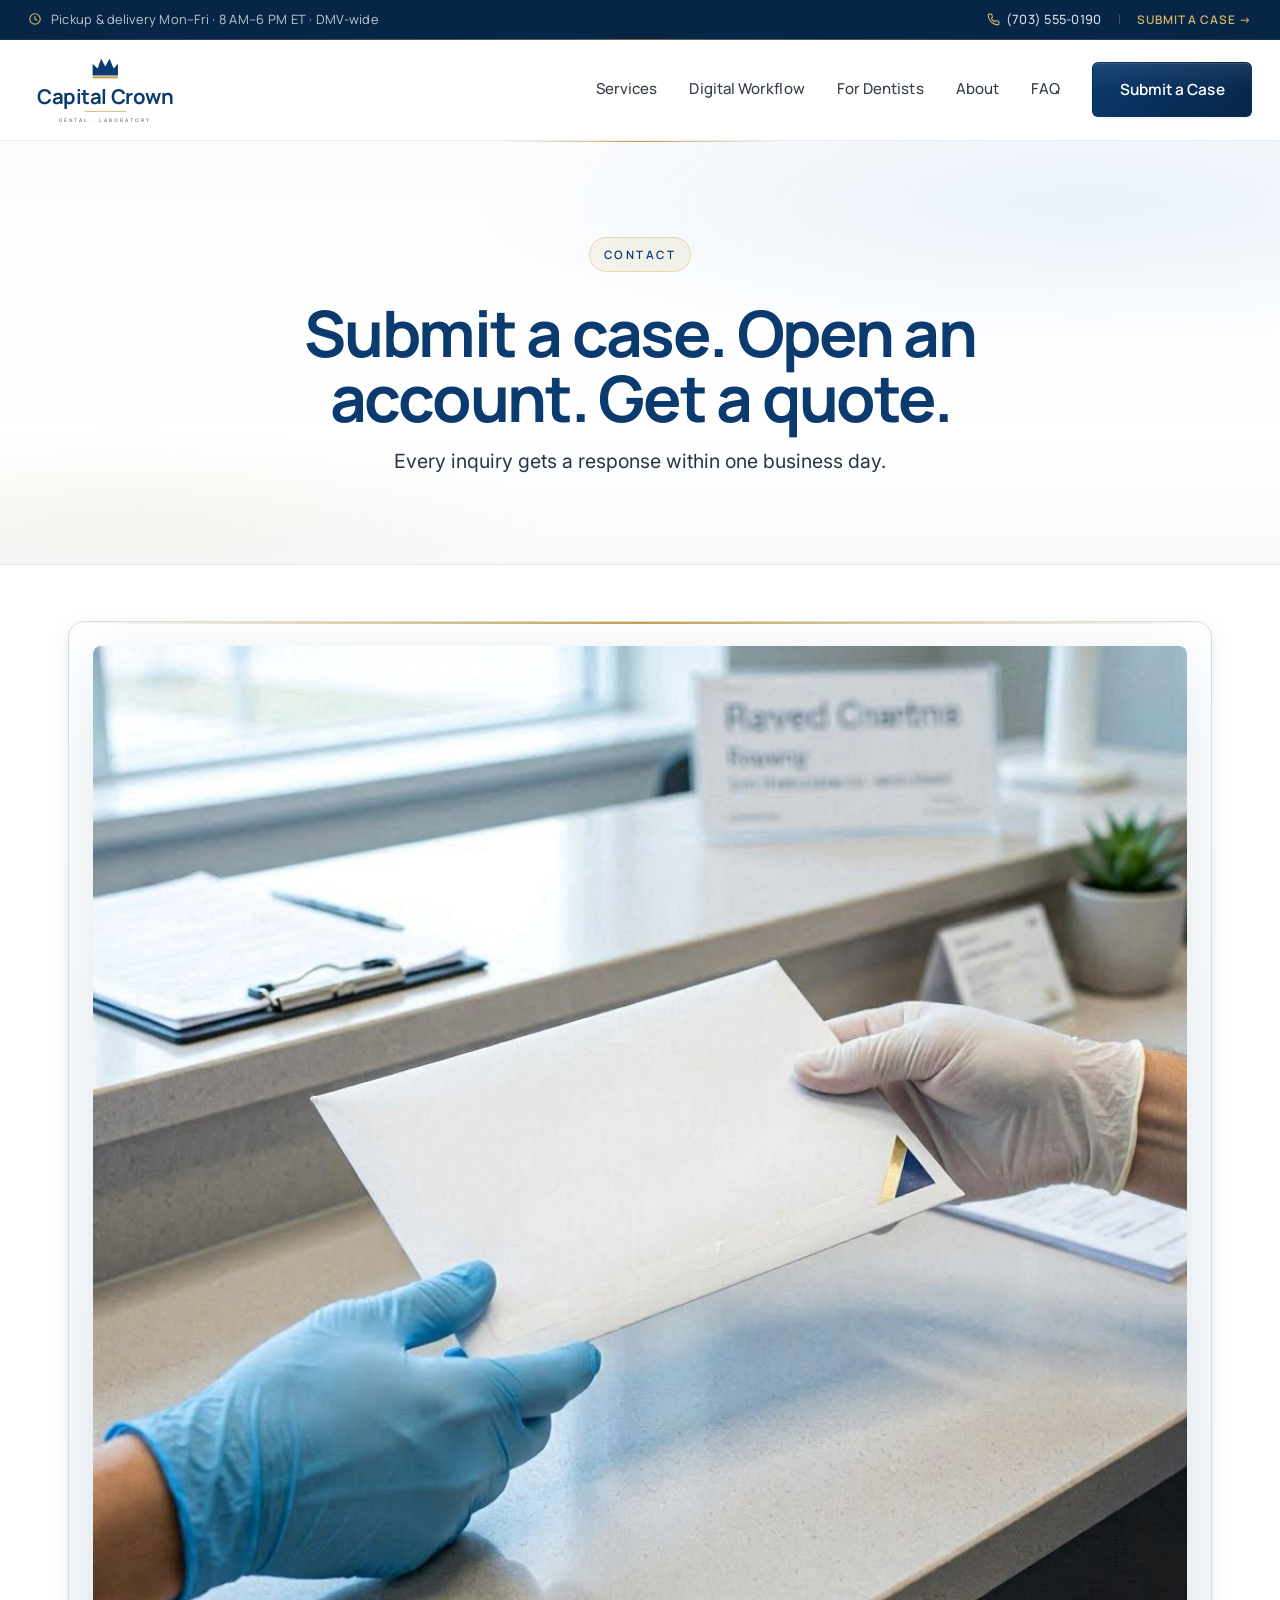
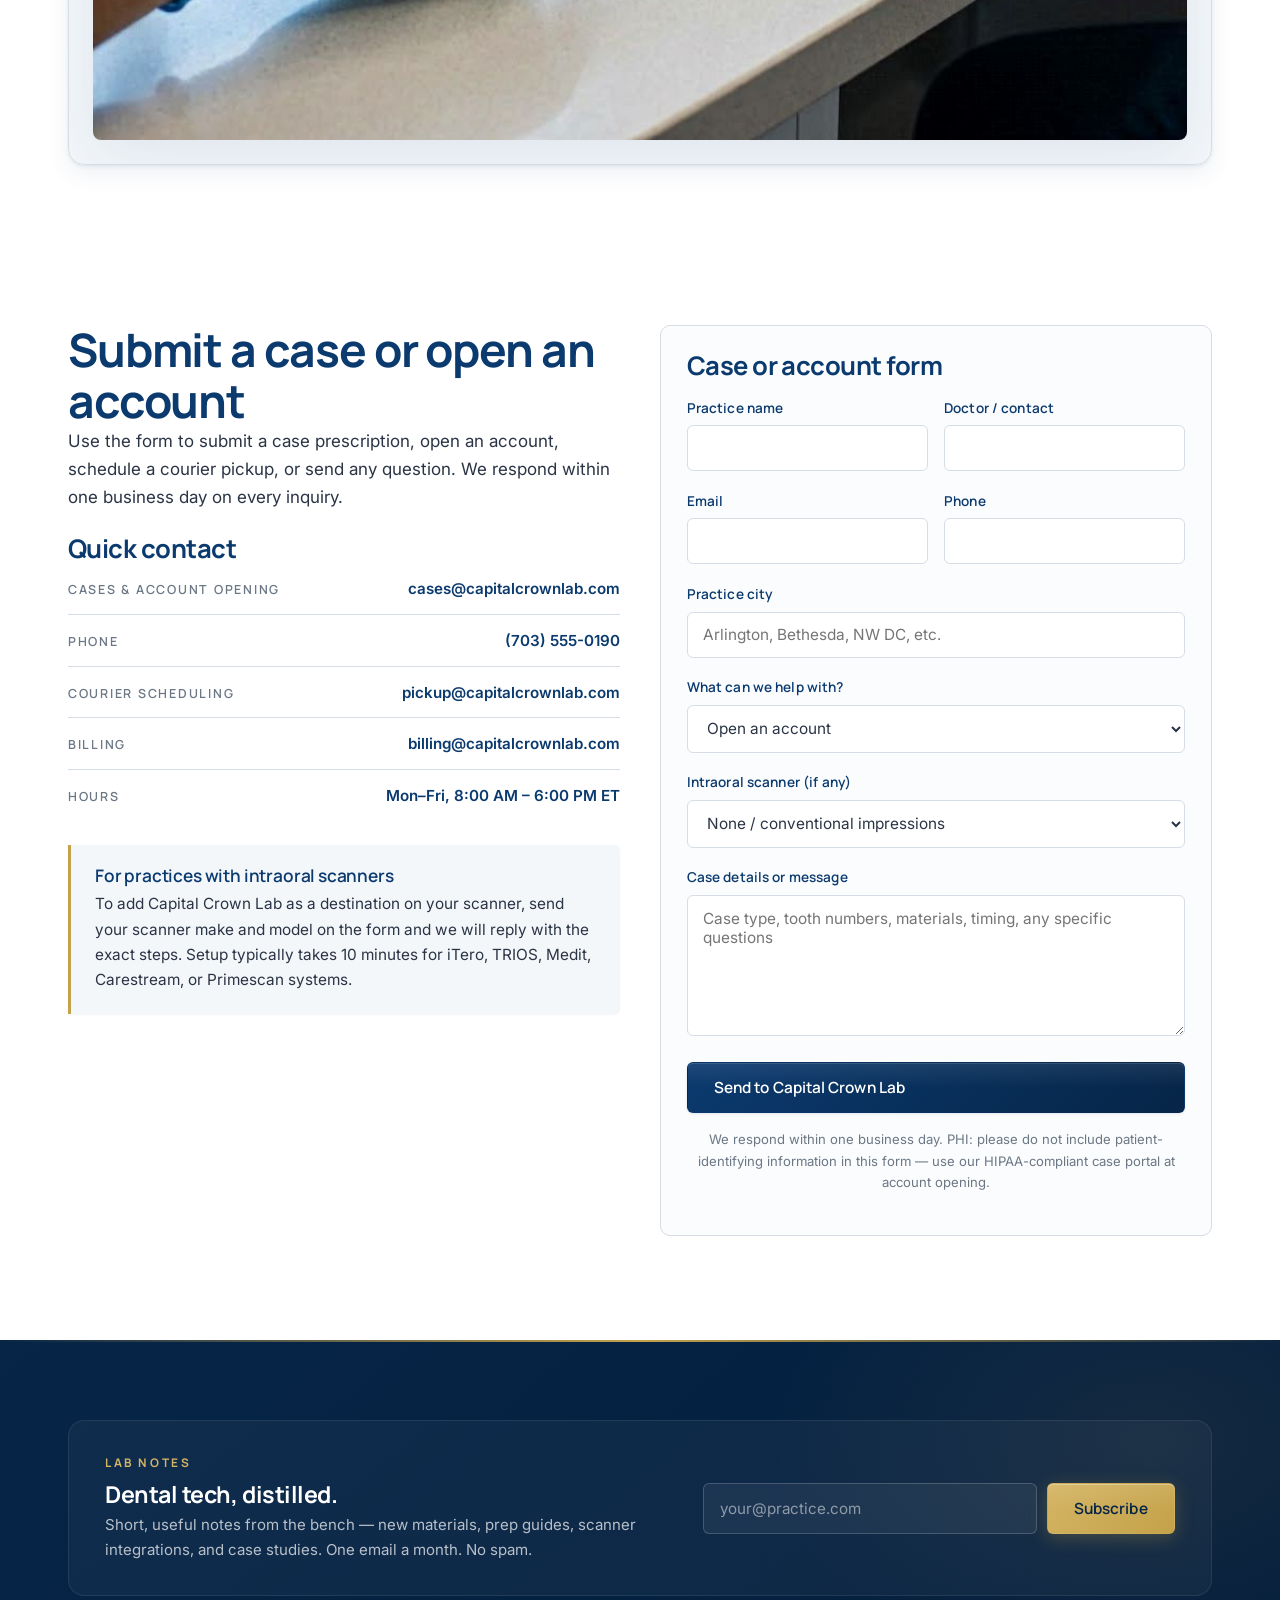
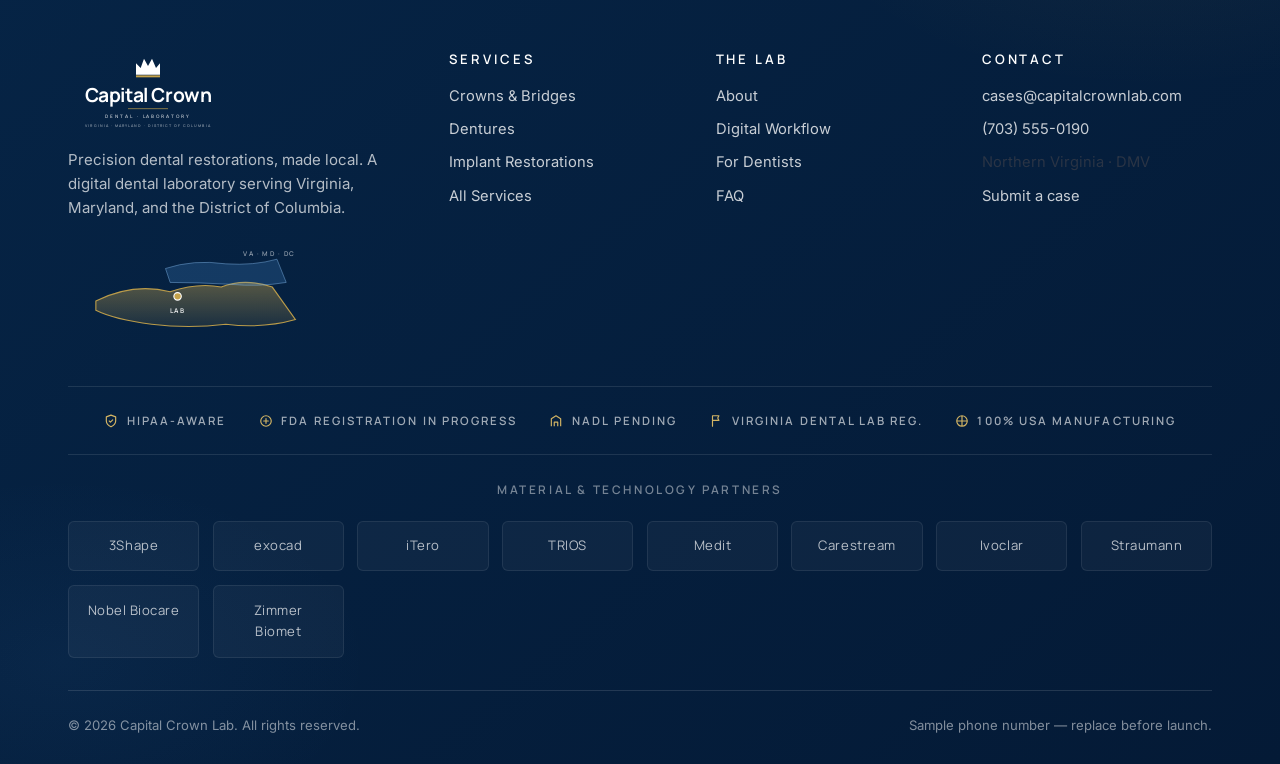
<file: contact.html>
<!DOCTYPE html>
<html lang="en">
<head>
  <meta charset="UTF-8" />
  <meta name="viewport" content="width=device-width, initial-scale=1" />
  <title>Contact Capital Crown Lab | Submit a Case | Open an Account</title>
  <meta name="description" content="Submit a dental case, open an account, schedule a courier pickup, or set up scanner integration with Capital Crown Lab. DMV B2B dental laboratory." />
  <meta name="keywords" content="submit dental case DMV, open dental lab account Virginia, dental lab courier pickup Maryland, dental lab contact Northern Virginia" />
  <meta name="author" content="Capital Crown Lab" />
  <meta name="robots" content="index, follow, max-snippet:-1, max-image-preview:large" />
  <meta name="theme-color" content="#0B3A6F" />
  <link rel="canonical" href="https://capitalcrownlab.com/contact.html" />

  <meta property="og:type" content="website" />
  <meta property="og:url" content="https://capitalcrownlab.com/contact.html" />
  <meta property="og:site_name" content="Capital Crown Lab" />
  <meta property="og:title" content="Contact Capital Crown Lab | Submit a Case | Open an Account" />
  <meta property="og:description" content="Submit a dental case, open an account, schedule a courier pickup, or set up scanner integration with Capital Crown Lab. DMV B2B dental laboratory." />
  <meta property="og:image" content="https://capitalcrownlab.com/images/og-image.jpeg" />

  <meta name="twitter:card" content="summary_large_image" />
  <meta name="twitter:title" content="Contact Capital Crown Lab | Submit a Case | Open an Account" />
  <meta name="twitter:description" content="Submit a dental case, open an account, schedule a courier pickup, or set up scanner integration with Capital Crown Lab. DMV B2B dental laboratory." />
  <meta name="twitter:image" content="https://capitalcrownlab.com/images/og-image.jpeg" />

  <link rel="icon" type="image/svg+xml" href="data:image/svg+xml,%3Csvg xmlns='http://www.w3.org/2000/svg' viewBox='0 0 64 64'%3E%3Crect width='64' height='64' rx='12' fill='%230B3A6F'/%3E%3Cpath d='M12 44 L12 22 L21 32 L26 12 L32 28 L38 12 L43 32 L52 22 L52 44 Z' fill='%23FFFFFF'/%3E%3Crect x='12' y='46' width='40' height='5' fill='%23C4A24A'/%3E%3C/svg%3E" />

  <link rel="preconnect" href="https://fonts.googleapis.com" />
  <link rel="preconnect" href="https://fonts.gstatic.com" crossorigin />
  <link href="https://fonts.googleapis.com/css2?family=Manrope:wght@500;600;700;800&family=Inter:wght@400;500;600;700&display=swap" rel="stylesheet" />
  <link rel="stylesheet" href="styles.css" />
  
</head>
<body>

<div class="utility-bar">
  <div class="utility-bar-inner">
    <span class="util-left">
      <svg width="14" height="14" viewBox="0 0 24 24" fill="none" aria-hidden="true"><path d="M12 8v4l3 2" stroke="currentColor" stroke-width="2" stroke-linecap="round" stroke-linejoin="round"/><circle cx="12" cy="12" r="9" stroke="currentColor" stroke-width="2"/></svg>
      Pickup &amp; delivery Mon&ndash;Fri &middot; 8 AM&ndash;6 PM ET &middot; DMV-wide
    </span>
    <span class="util-right">
      <a href="tel:+17035550190" class="util-phone" aria-label="Call Capital Crown Lab">
        <svg width="13" height="13" viewBox="0 0 24 24" fill="none" aria-hidden="true"><path d="M22 16.92v3a2 2 0 0 1-2.18 2 19.8 19.8 0 0 1-8.63-3.07 19.5 19.5 0 0 1-6-6 19.8 19.8 0 0 1-3.07-8.67A2 2 0 0 1 4.11 2h3a2 2 0 0 1 2 1.72c.12.95.34 1.88.66 2.78a2 2 0 0 1-.45 2.11L8.09 9.91a16 16 0 0 0 6 6l1.27-1.27a2 2 0 0 1 2.11-.45c.9.32 1.83.54 2.78.66A2 2 0 0 1 22 16.92Z" stroke="currentColor" stroke-width="2" stroke-linecap="round" stroke-linejoin="round"/></svg>
        (703) 555-0190
      </a>
      <span class="util-sep" aria-hidden="true">|</span>
      <a href="contact.html" class="util-cta">Submit a Case &rarr;</a>
    </span>
  </div>
</div>
<header class="site-header" id="site-header">
  <nav class="nav">
    <a href="index.html" class="nav-logo" aria-label="Capital Crown Lab home">
      <svg viewBox="80 18 440 222" aria-hidden="true">
        <g transform="translate(264,32)">
          <path d="M0 56 L0 22 L14 36 L24 8 L36 30 L48 8 L60 36 L72 22 L72 56 Z" fill="#0B3A6F"/>
          <rect x="0" y="58" width="72" height="6" fill="#C4A24A"/>
        </g>
        <text font-family="Manrope, Inter, system-ui, sans-serif" font-weight="700" letter-spacing="-0.02em" fill="#0B3A6F" font-size="58" text-anchor="middle" x="300" y="170">Capital Crown</text>
        <line x1="240" y1="190" x2="360" y2="190" stroke="#C4A24A" stroke-width="2"/>
        <text font-family="Manrope, Inter, system-ui, sans-serif" font-weight="600" letter-spacing="0.42em" fill="#6B7785" font-size="14" text-anchor="middle" x="300" y="220">DENTAL  &middot;  LABORATORY</text>
      </svg>
    </a>
    <button class="nav-toggle" aria-label="Toggle navigation" onclick="document.getElementById('nav-links').classList.toggle('open')">&#9776;</button>
    <div class="nav-links" id="nav-links">
      <a href="services.html">Services</a>
      <a href="digital-workflow.html">Digital Workflow</a>
      <a href="for-dentists.html">For Dentists</a>
      <a href="about.html">About</a>
      <a href="faq.html">FAQ</a>
      <a href="contact.html" class="btn btn-primary">Submit a Case</a>
    </div>
  </nav>
</header>

<section class="page-hero">
  <div class="container container-narrow text-center">
    <span class="eyebrow">Contact</span>
    <h1>Submit a case. Open an account. Get a quote.</h1>
    <p class="lede mt-2">Every inquiry gets a response within one business day.</p>
  </div>
</section>
<section class="tight">
  <div class="container">
    <div class="illo-wrap">
      <img class="illo" src="images/courier-handoff.jpeg" alt="Sealed lab case envelope being exchanged at a dental practice reception counter" loading="lazy" decoding="async" style="width:100%; height:auto; display:block; border-radius:8px;" />
    </div>
  </div>
</section>

<section>
  <div class="container">
    <div class="grid-2">
      <div>
        <h2>Submit a case or open an account</h2>
        <p>Use the form to submit a case prescription, open an account, schedule a courier pickup, or send any question. We respond within one business day on every inquiry.</p>

        <h3 class="mt-3">Quick contact</h3>
        <ul class="spec-list">
          <li><span class="label">Cases &amp; account opening</span><span class="value"><a href="mailto:cases@capitalcrownlab.com">cases@capitalcrownlab.com</a></span></li>
          <li><span class="label">Phone</span><span class="value"><a href="tel:+17035550190">(703) 555-0190</a></span></li>
          <li><span class="label">Courier scheduling</span><span class="value"><a href="mailto:pickup@capitalcrownlab.com">pickup@capitalcrownlab.com</a></span></li>
          <li><span class="label">Billing</span><span class="value"><a href="mailto:billing@capitalcrownlab.com">billing@capitalcrownlab.com</a></span></li>
          <li><span class="label">Hours</span><span class="value">Mon&ndash;Fri, 8:00 AM &ndash; 6:00 PM ET</span></li>
        </ul>

        <div class="callout mt-3">
          <h4>For practices with intraoral scanners</h4>
          <p>To add Capital Crown Lab as a destination on your scanner, send your scanner make and model on the form and we will reply with the exact steps. Setup typically takes 10 minutes for iTero, TRIOS, Medit, Carestream, or Primescan systems.</p>
        </div>
      </div>

      <div>
        <form action="https://api.web3forms.com/submit" method="POST" style="background: var(--bone); padding: 1.6rem; border: 1px solid var(--line); border-radius: var(--r-md);">
          <!-- Replace with your Web3Forms access key -->
          <input type="hidden" name="access_key" value="REPLACE_WITH_WEB3FORMS_KEY"/>
          <input type="hidden" name="subject" value="New case submission / inquiry &mdash; Capital Crown Lab website"/>
          <input type="hidden" name="from_name" value="Capital Crown Lab Website"/>
          <input type="checkbox" name="botcheck" style="display:none;"/>

          <h3 class="mb-2">Case or account form</h3>

          <div class="form-grid-2">
            <div class="form-field">
              <label for="practice">Practice name</label>
              <input type="text" id="practice" name="practice" required/>
            </div>
            <div class="form-field">
              <label for="dentist">Doctor / contact</label>
              <input type="text" id="dentist" name="dentist" required/>
            </div>
          </div>

          <div class="form-grid-2">
            <div class="form-field">
              <label for="email">Email</label>
              <input type="email" id="email" name="email" required/>
            </div>
            <div class="form-field">
              <label for="phone">Phone</label>
              <input type="tel" id="phone" name="phone"/>
            </div>
          </div>

          <div class="form-field">
            <label for="city">Practice city</label>
            <input type="text" id="city" name="city" placeholder="Arlington, Bethesda, NW DC, etc."/>
          </div>

          <div class="form-field">
            <label for="reason">What can we help with?</label>
            <select id="reason" name="reason">
              <option>Open an account</option>
              <option>Submit a case</option>
              <option>Schedule a courier pickup</option>
              <option>Scanner integration setup</option>
              <option>Pricing question</option>
              <option>Specialty / unusual case consultation</option>
              <option>Other</option>
            </select>
          </div>

          <div class="form-field">
            <label for="scanner">Intraoral scanner (if any)</label>
            <select id="scanner" name="scanner">
              <option>None / conventional impressions</option>
              <option>iTero</option>
              <option>3Shape TRIOS</option>
              <option>Medit i500 / i600 / i700</option>
              <option>Carestream CS 3600 / 3700 / 3800</option>
              <option>Primescan / CEREC</option>
              <option>Other</option>
            </select>
          </div>

          <div class="form-field">
            <label for="message">Case details or message</label>
            <textarea id="message" name="message" rows="6" placeholder="Case type, tooth numbers, materials, timing, any specific questions"></textarea>
          </div>

          <button type="submit" class="btn btn-primary" style="width:100%;">Send to Capital Crown Lab</button>
          <p class="muted mt-2" style="font-size:.82rem; text-align:center;">We respond within one business day. PHI: please do not include patient-identifying information in this form &mdash; use our HIPAA-compliant case portal at account opening.</p>
        </form>
      </div>
    </div>
  </div>
</section>

<footer class="site-footer">
  <div class="container">

    <div class="footer-newsletter">
      <div>
        <span class="news-eyebrow">Lab Notes</span>
        <h3>Dental tech, distilled.</h3>
        <p>Short, useful notes from the bench &mdash; new materials, prep guides, scanner integrations, and case studies. One email a month. No spam.</p>
      </div>
      <form action="https://api.web3forms.com/submit" method="POST" aria-label="Newsletter signup">
        <input type="hidden" name="access_key" value="REPLACE_WITH_WEB3FORMS_KEY"/>
        <input type="hidden" name="subject" value="Lab Notes newsletter signup"/>
        <input type="checkbox" name="botcheck" style="display:none;"/>
        <input type="email" name="email" placeholder="your@practice.com" aria-label="Email address" required/>
        <button type="submit" class="btn btn-gold">Subscribe</button>
      </form>
    </div>

    <div class="footer-grid">
      <div class="footer-brand">
        <div class="brand-mark">
          <svg viewBox="60 20 480 240" aria-hidden="true">
            <g transform="translate(264,32)">
              <path d="M0 56 L0 22 L14 36 L24 8 L36 30 L48 8 L60 36 L72 22 L72 56 Z" fill="#FFFFFF"/>
              <rect x="0" y="58" width="72" height="6" fill="#C4A24A"/>
            </g>
            <text font-family="Manrope, Inter, system-ui, sans-serif" font-weight="700" letter-spacing="-0.02em" fill="#FFFFFF" font-size="58" text-anchor="middle" x="300" y="170">Capital Crown</text>
            <line x1="240" y1="190" x2="360" y2="190" stroke="#C4A24A" stroke-width="2"/>
            <text font-family="Manrope, Inter, system-ui, sans-serif" font-weight="600" letter-spacing="0.42em" fill="rgba(255,255,255,0.75)" font-size="14" text-anchor="middle" x="300" y="218">DENTAL  &middot;  LABORATORY</text>
            <text font-family="Manrope, Inter, system-ui, sans-serif" font-weight="600" letter-spacing="0.28em" fill="rgba(255,255,255,0.55)" font-size="11" text-anchor="middle" x="300" y="244">VIRGINIA  &middot;  MARYLAND  &middot;  DISTRICT OF COLUMBIA</text>
          </svg>
        </div>
        <p>Precision dental restorations, made local. A digital dental laboratory serving Virginia, Maryland, and the District of Columbia.</p>
        <!-- DMV service area mini map -->
        <svg viewBox="0 0 280 110" aria-label="DMV service area" style="margin-top:1rem; width:100%; max-width:260px; height:auto; display:block;">
          <defs>
            <linearGradient id="dmvfill" x1="0" y1="0" x2="0" y2="1">
              <stop offset="0" stop-color="#C4A24A" stop-opacity="0.45"/>
              <stop offset="1" stop-color="#C4A24A" stop-opacity="0.12"/>
            </linearGradient>
          </defs>
          <!-- Stylized DMV outline (VA + MD + DC composite) -->
          <path d="M30 70 Q70 50 110 60 Q140 50 165 55 Q190 45 220 55 L245 90 Q210 100 170 95 Q130 100 90 95 Q50 90 30 80 Z" fill="url(#dmvfill)" stroke="#C4A24A" stroke-width="1.2" opacity="0.95"/>
          <path d="M105 35 Q135 25 170 30 Q200 32 225 25 L235 50 Q205 55 175 52 Q140 50 110 50 Z" fill="rgba(74,144,217,0.22)" stroke="rgba(127,179,229,0.5)" stroke-width="1"/>
          <circle cx="118" cy="65" r="4" fill="#C4A24A" stroke="#FFFFFF" stroke-width="1.2"/>
          <text x="118" y="83" font-family="Manrope, sans-serif" font-size="7" font-weight="700" fill="rgba(255,255,255,0.85)" text-anchor="middle" letter-spacing="0.18em">LAB</text>
          <text x="245" y="22" font-family="Manrope, sans-serif" font-size="7" font-weight="600" fill="rgba(255,255,255,0.55)" text-anchor="end" letter-spacing="0.22em">VA &middot; MD &middot; DC</text>
        </svg>
      </div>
      <div class="footer-col">
        <h4>Services</h4>
        <ul>
          <li><a href="crowns-bridges.html">Crowns &amp; Bridges</a></li>
          <li><a href="dentures.html">Dentures</a></li>
          <li><a href="implants.html">Implant Restorations</a></li>
          <li><a href="services.html">All Services</a></li>
        </ul>
      </div>
      <div class="footer-col">
        <h4>The Lab</h4>
        <ul>
          <li><a href="about.html">About</a></li>
          <li><a href="digital-workflow.html">Digital Workflow</a></li>
          <li><a href="for-dentists.html">For Dentists</a></li>
          <li><a href="faq.html">FAQ</a></li>
        </ul>
      </div>
      <div class="footer-col">
        <h4>Contact</h4>
        <ul>
          <li><a href="mailto:cases@capitalcrownlab.com">cases@capitalcrownlab.com</a></li>
          <li><a href="tel:+17035550190">(703) 555-0190</a></li>
          <li>Northern Virginia &middot; DMV</li>
          <li><a href="contact.html">Submit a case</a></li>
        </ul>
      </div>
    </div>

    <div class="cert-row" aria-label="Certifications and compliance">
      <span class="cert-badge"><svg width="14" height="14" viewBox="0 0 24 24" fill="none" aria-hidden="true"><path d="M12 22s8-4 8-10V5l-8-3-8 3v7c0 6 8 10 8 10Z" stroke="currentColor" stroke-width="2" stroke-linejoin="round"/><path d="m9 12 2 2 4-4" stroke="currentColor" stroke-width="2" stroke-linecap="round" stroke-linejoin="round"/></svg>HIPAA-aware</span>
      <span class="cert-badge"><svg width="14" height="14" viewBox="0 0 24 24" fill="none" aria-hidden="true"><circle cx="12" cy="12" r="9" stroke="currentColor" stroke-width="2"/><path d="M8 12h8M12 8v8" stroke="currentColor" stroke-width="2" stroke-linecap="round"/></svg>FDA registration in progress</span>
      <span class="cert-badge"><svg width="14" height="14" viewBox="0 0 24 24" fill="none" aria-hidden="true"><path d="M4 21V8l8-5 8 5v13M9 21v-7h6v7" stroke="currentColor" stroke-width="2" stroke-linejoin="round"/></svg>NADL pending</span>
      <span class="cert-badge"><svg width="14" height="14" viewBox="0 0 24 24" fill="none" aria-hidden="true"><path d="M6 3v18M6 3h11l-2 4 2 4H6" stroke="currentColor" stroke-width="2" stroke-linecap="round" stroke-linejoin="round"/></svg>Virginia dental lab reg.</span>
      <span class="cert-badge"><svg width="14" height="14" viewBox="0 0 24 24" fill="none" aria-hidden="true"><path d="M3 12a9 9 0 1 0 18 0 9 9 0 0 0-18 0Zm9-9v18M3 12h18" stroke="currentColor" stroke-width="2"/></svg>100% USA manufacturing</span>
    </div>

    <div>
      <h4 style="text-align:center; color:rgba(255,255,255,0.45); font-size:0.74rem; margin-bottom:1rem;">Material &amp; technology partners</h4>
      <div class="partner-grid">
        <span class="partner-tile">3Shape</span>
        <span class="partner-tile">exocad</span>
        <span class="partner-tile">iTero</span>
        <span class="partner-tile">TRIOS</span>
        <span class="partner-tile">Medit</span>
        <span class="partner-tile">Carestream</span>
        <span class="partner-tile">Ivoclar</span>
        <span class="partner-tile">Straumann</span>
        <span class="partner-tile">Nobel Biocare</span>
        <span class="partner-tile">Zimmer Biomet</span>
      </div>
    </div>

    <div class="footer-bottom">
      <span>&copy; 2026 Capital Crown Lab. All rights reserved.</span>
      <span>Sample phone number &mdash; replace before launch.</span>
    </div>
  </div>
</footer>

<script>
  // Sticky header scroll polish
  (function() {
    var h = document.getElementById('site-header');
    if (!h) return;
    function onScroll() {
      if (window.scrollY > 8) h.classList.add('scrolled');
      else h.classList.remove('scrolled');
    }
    window.addEventListener('scroll', onScroll, { passive: true });
    onScroll();
  })();
</script>

</body>
</html>
</file>
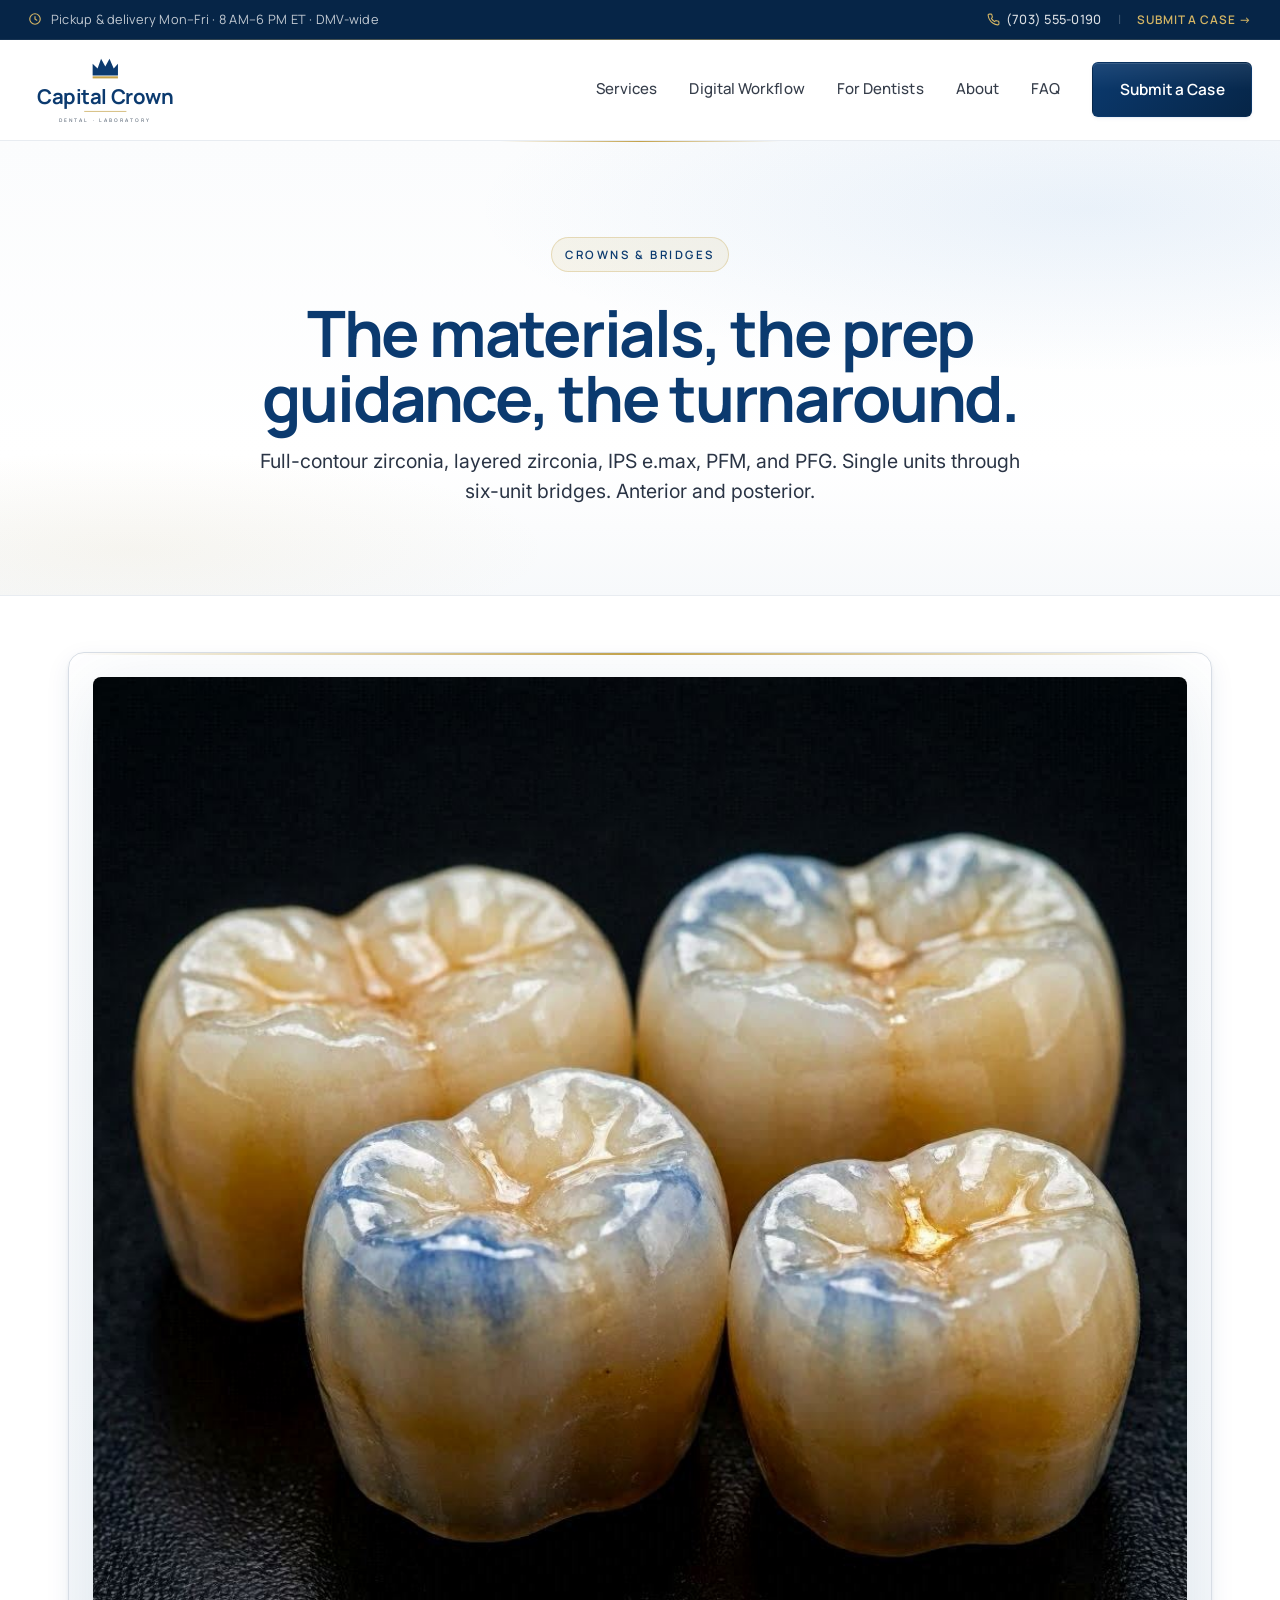
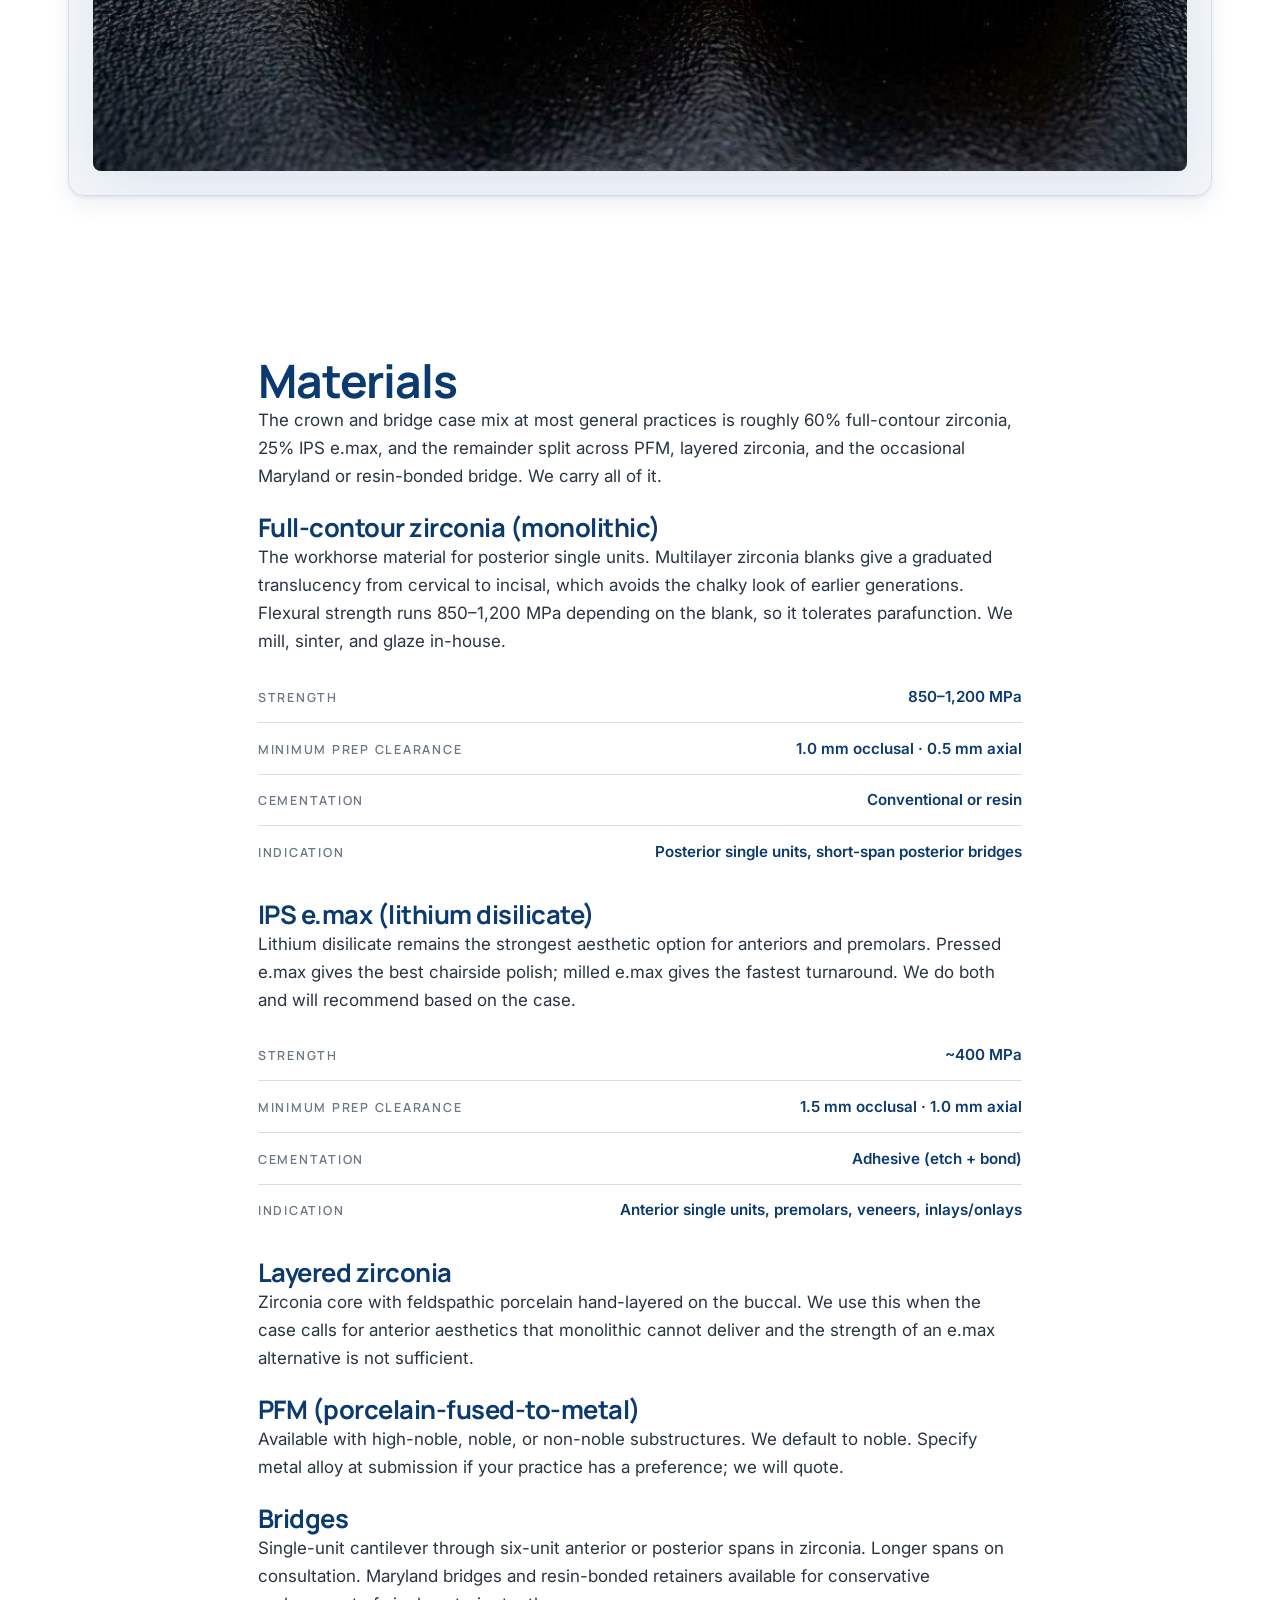
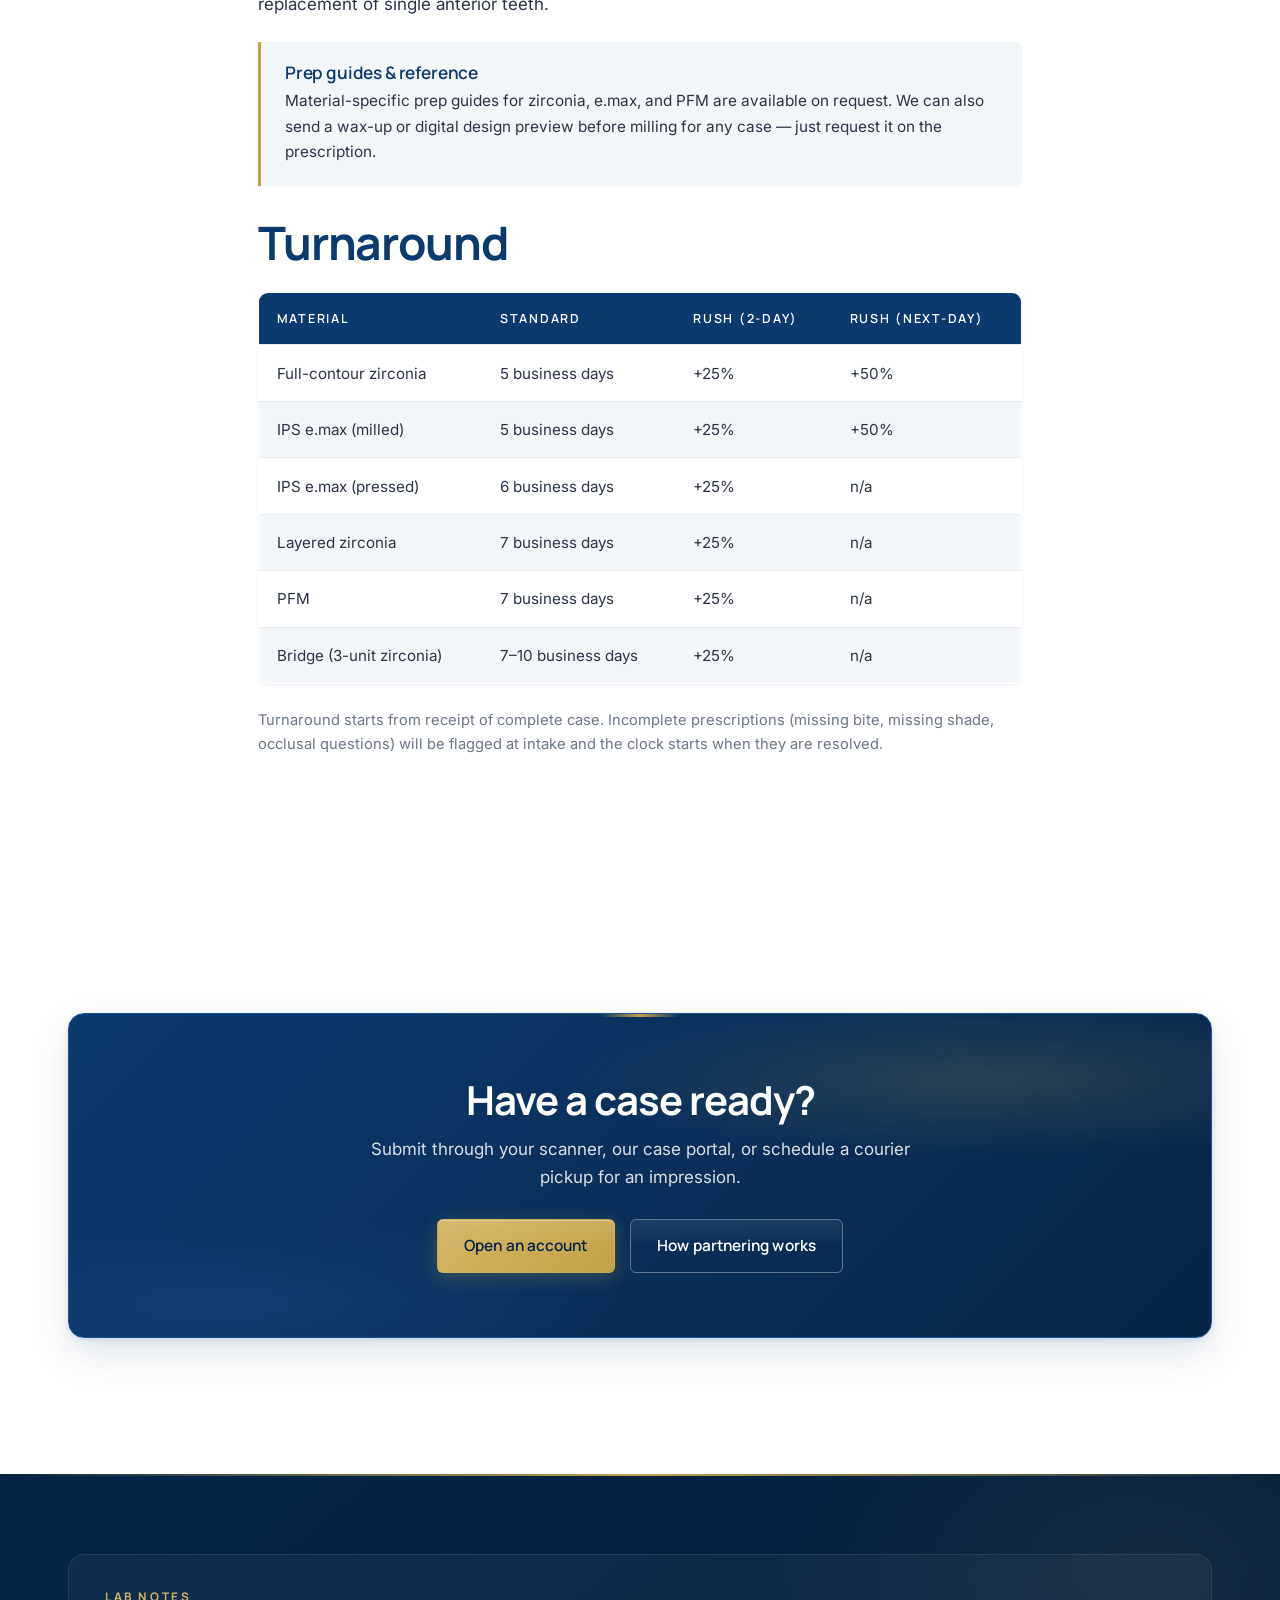
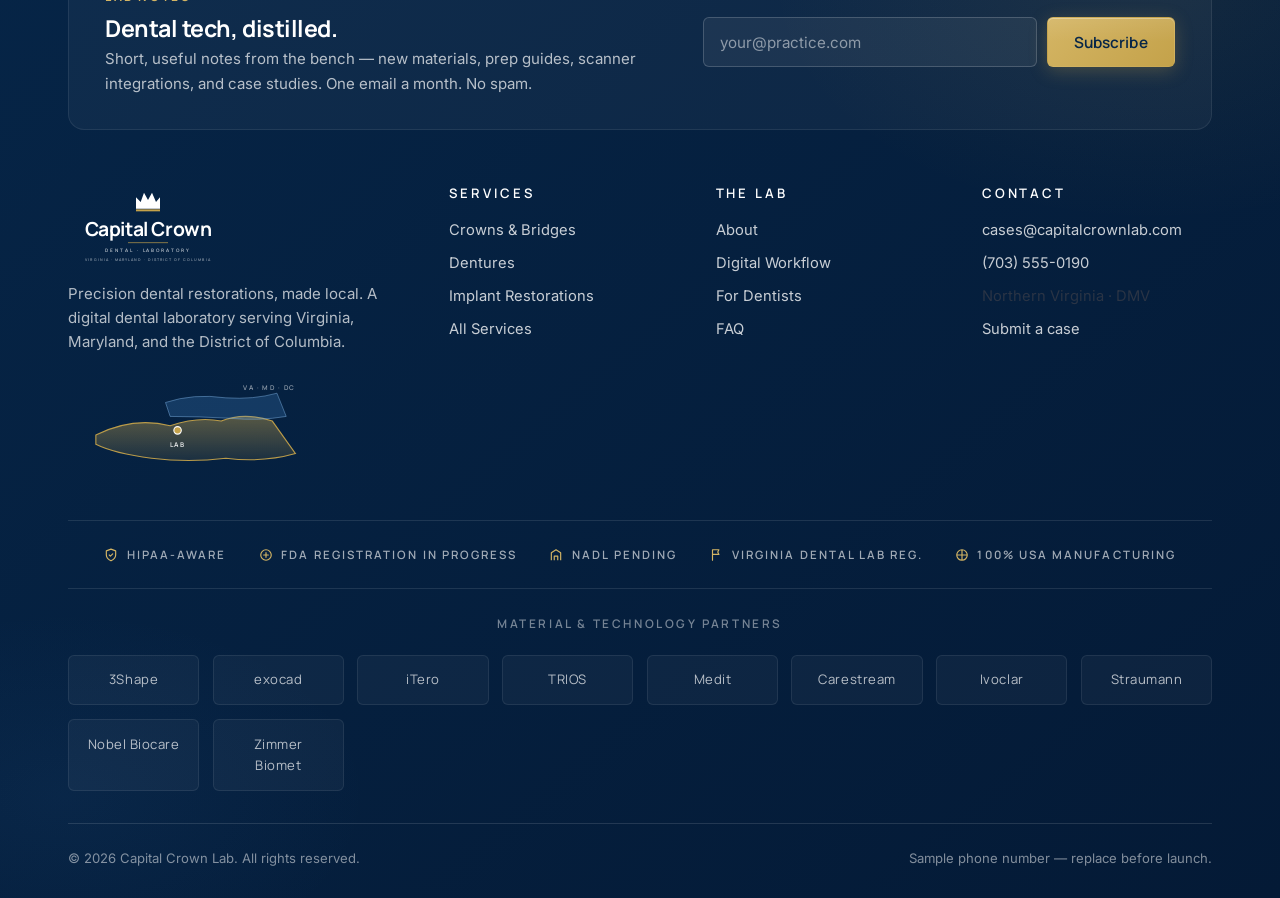
<file: crowns-bridges.html>
<!DOCTYPE html>
<html lang="en">
<head>
  <meta charset="UTF-8" />
  <meta name="viewport" content="width=device-width, initial-scale=1" />
  <title>Crowns and Bridges | Zirconia, e.max, PFM | Capital Crown Lab</title>
  <meta name="description" content="Single-unit zirconia, IPS e.max, and PFM crowns, plus 2 to 6-unit bridges and Maryland bridges. DMV-based digital dental laboratory. Standard turnaround 5 to 10 business days." />
  <meta name="keywords" content="zirconia crown lab Virginia, e.max crown lab DMV, PFM crown wholesale dental, posterior zirconia crown, anterior e.max veneer, dental bridge lab Maryland, crown and bridge lab Northern Virginia" />
  <meta name="author" content="Capital Crown Lab" />
  <meta name="robots" content="index, follow, max-snippet:-1, max-image-preview:large" />
  <meta name="theme-color" content="#0B3A6F" />
  <link rel="canonical" href="https://capitalcrownlab.com/crowns-bridges.html" />

  <meta property="og:type" content="website" />
  <meta property="og:url" content="https://capitalcrownlab.com/crowns-bridges.html" />
  <meta property="og:site_name" content="Capital Crown Lab" />
  <meta property="og:title" content="Crowns and Bridges | Zirconia, e.max, PFM | Capital Crown Lab" />
  <meta property="og:description" content="Single-unit zirconia, IPS e.max, and PFM crowns, plus 2 to 6-unit bridges and Maryland bridges. DMV-based digital dental laboratory. Standard turnaround 5 to 10 business days." />
  <meta property="og:image" content="https://capitalcrownlab.com/images/og-image.jpeg" />

  <meta name="twitter:card" content="summary_large_image" />
  <meta name="twitter:title" content="Crowns and Bridges | Zirconia, e.max, PFM | Capital Crown Lab" />
  <meta name="twitter:description" content="Single-unit zirconia, IPS e.max, and PFM crowns, plus 2 to 6-unit bridges and Maryland bridges. DMV-based digital dental laboratory. Standard turnaround 5 to 10 business days." />
  <meta name="twitter:image" content="https://capitalcrownlab.com/images/og-image.jpeg" />

  <link rel="icon" type="image/svg+xml" href="data:image/svg+xml,%3Csvg xmlns='http://www.w3.org/2000/svg' viewBox='0 0 64 64'%3E%3Crect width='64' height='64' rx='12' fill='%230B3A6F'/%3E%3Cpath d='M12 44 L12 22 L21 32 L26 12 L32 28 L38 12 L43 32 L52 22 L52 44 Z' fill='%23FFFFFF'/%3E%3Crect x='12' y='46' width='40' height='5' fill='%23C4A24A'/%3E%3C/svg%3E" />

  <link rel="preconnect" href="https://fonts.googleapis.com" />
  <link rel="preconnect" href="https://fonts.gstatic.com" crossorigin />
  <link href="https://fonts.googleapis.com/css2?family=Manrope:wght@500;600;700;800&family=Inter:wght@400;500;600;700&display=swap" rel="stylesheet" />
  <link rel="stylesheet" href="styles.css" />
  
</head>
<body>

<div class="utility-bar">
  <div class="utility-bar-inner">
    <span class="util-left">
      <svg width="14" height="14" viewBox="0 0 24 24" fill="none" aria-hidden="true"><path d="M12 8v4l3 2" stroke="currentColor" stroke-width="2" stroke-linecap="round" stroke-linejoin="round"/><circle cx="12" cy="12" r="9" stroke="currentColor" stroke-width="2"/></svg>
      Pickup &amp; delivery Mon&ndash;Fri &middot; 8 AM&ndash;6 PM ET &middot; DMV-wide
    </span>
    <span class="util-right">
      <a href="tel:+17035550190" class="util-phone" aria-label="Call Capital Crown Lab">
        <svg width="13" height="13" viewBox="0 0 24 24" fill="none" aria-hidden="true"><path d="M22 16.92v3a2 2 0 0 1-2.18 2 19.8 19.8 0 0 1-8.63-3.07 19.5 19.5 0 0 1-6-6 19.8 19.8 0 0 1-3.07-8.67A2 2 0 0 1 4.11 2h3a2 2 0 0 1 2 1.72c.12.95.34 1.88.66 2.78a2 2 0 0 1-.45 2.11L8.09 9.91a16 16 0 0 0 6 6l1.27-1.27a2 2 0 0 1 2.11-.45c.9.32 1.83.54 2.78.66A2 2 0 0 1 22 16.92Z" stroke="currentColor" stroke-width="2" stroke-linecap="round" stroke-linejoin="round"/></svg>
        (703) 555-0190
      </a>
      <span class="util-sep" aria-hidden="true">|</span>
      <a href="contact.html" class="util-cta">Submit a Case &rarr;</a>
    </span>
  </div>
</div>
<header class="site-header" id="site-header">
  <nav class="nav">
    <a href="index.html" class="nav-logo" aria-label="Capital Crown Lab home">
      <svg viewBox="80 18 440 222" aria-hidden="true">
        <g transform="translate(264,32)">
          <path d="M0 56 L0 22 L14 36 L24 8 L36 30 L48 8 L60 36 L72 22 L72 56 Z" fill="#0B3A6F"/>
          <rect x="0" y="58" width="72" height="6" fill="#C4A24A"/>
        </g>
        <text font-family="Manrope, Inter, system-ui, sans-serif" font-weight="700" letter-spacing="-0.02em" fill="#0B3A6F" font-size="58" text-anchor="middle" x="300" y="170">Capital Crown</text>
        <line x1="240" y1="190" x2="360" y2="190" stroke="#C4A24A" stroke-width="2"/>
        <text font-family="Manrope, Inter, system-ui, sans-serif" font-weight="600" letter-spacing="0.42em" fill="#6B7785" font-size="14" text-anchor="middle" x="300" y="220">DENTAL  &middot;  LABORATORY</text>
      </svg>
    </a>
    <button class="nav-toggle" aria-label="Toggle navigation" onclick="document.getElementById('nav-links').classList.toggle('open')">&#9776;</button>
    <div class="nav-links" id="nav-links">
      <a href="services.html">Services</a>
      <a href="digital-workflow.html">Digital Workflow</a>
      <a href="for-dentists.html">For Dentists</a>
      <a href="about.html">About</a>
      <a href="faq.html">FAQ</a>
      <a href="contact.html" class="btn btn-primary">Submit a Case</a>
    </div>
  </nav>
</header>

<section class="page-hero">
  <div class="container container-narrow text-center">
    <span class="eyebrow">Crowns &amp; bridges</span>
    <h1>The materials, the prep guidance, the turnaround.</h1>
    <p class="lede mt-2">Full-contour zirconia, layered zirconia, IPS e.max, PFM, and PFG. Single units through six-unit bridges. Anterior and posterior.</p>
  </div>
</section>
<section class="tight">
  <div class="container">
    <div class="illo-wrap">
      <img class="illo" src="images/crowns-zirconia-macro.jpeg" alt="Finished full-contour zirconia crowns photographed on a matte black surface" loading="lazy" decoding="async" style="width:100%; height:auto; display:block; border-radius:8px;" />
    </div>
  </div>
</section>

<section>
  <div class="container container-narrow">
    <h2>Materials</h2>
    <p>The crown and bridge case mix at most general practices is roughly 60% full-contour zirconia, 25% IPS e.max, and the remainder split across PFM, layered zirconia, and the occasional Maryland or resin-bonded bridge. We carry all of it.</p>

    <h3 class="mt-3">Full-contour zirconia (monolithic)</h3>
    <p>The workhorse material for posterior single units. Multilayer zirconia blanks give a graduated translucency from cervical to incisal, which avoids the chalky look of earlier generations. Flexural strength runs 850&ndash;1,200 MPa depending on the blank, so it tolerates parafunction. We mill, sinter, and glaze in-house.</p>
    <ul class="spec-list">
      <li><span class="label">Strength</span><span class="value">850&ndash;1,200 MPa</span></li>
      <li><span class="label">Minimum prep clearance</span><span class="value">1.0 mm occlusal &middot; 0.5 mm axial</span></li>
      <li><span class="label">Cementation</span><span class="value">Conventional or resin</span></li>
      <li><span class="label">Indication</span><span class="value">Posterior single units, short-span posterior bridges</span></li>
    </ul>

    <h3 class="mt-3">IPS e.max (lithium disilicate)</h3>
    <p>Lithium disilicate remains the strongest aesthetic option for anteriors and premolars. Pressed e.max gives the best chairside polish; milled e.max gives the fastest turnaround. We do both and will recommend based on the case.</p>
    <ul class="spec-list">
      <li><span class="label">Strength</span><span class="value">~400 MPa</span></li>
      <li><span class="label">Minimum prep clearance</span><span class="value">1.5 mm occlusal &middot; 1.0 mm axial</span></li>
      <li><span class="label">Cementation</span><span class="value">Adhesive (etch + bond)</span></li>
      <li><span class="label">Indication</span><span class="value">Anterior single units, premolars, veneers, inlays/onlays</span></li>
    </ul>

    <h3 class="mt-3">Layered zirconia</h3>
    <p>Zirconia core with feldspathic porcelain hand-layered on the buccal. We use this when the case calls for anterior aesthetics that monolithic cannot deliver and the strength of an e.max alternative is not sufficient.</p>

    <h3 class="mt-3">PFM (porcelain-fused-to-metal)</h3>
    <p>Available with high-noble, noble, or non-noble substructures. We default to noble. Specify metal alloy at submission if your practice has a preference; we will quote.</p>

    <h3 class="mt-3">Bridges</h3>
    <p>Single-unit cantilever through six-unit anterior or posterior spans in zirconia. Longer spans on consultation. Maryland bridges and resin-bonded retainers available for conservative replacement of single anterior teeth.</p>

    <div class="callout mt-3">
      <h4>Prep guides &amp; reference</h4>
      <p>Material-specific prep guides for zirconia, e.max, and PFM are available on request. We can also send a wax-up or digital design preview before milling for any case &mdash; just request it on the prescription.</p>
    </div>

    <h2 class="mt-4">Turnaround</h2>
    <table class="price-table">
      <thead><tr><th>Material</th><th>Standard</th><th>Rush (2-day)</th><th>Rush (next-day)</th></tr></thead>
      <tbody>
        <tr><td>Full-contour zirconia</td><td>5 business days</td><td>+25%</td><td>+50%</td></tr>
        <tr><td>IPS e.max (milled)</td><td>5 business days</td><td>+25%</td><td>+50%</td></tr>
        <tr><td>IPS e.max (pressed)</td><td>6 business days</td><td>+25%</td><td>n/a</td></tr>
        <tr><td>Layered zirconia</td><td>7 business days</td><td>+25%</td><td>n/a</td></tr>
        <tr><td>PFM</td><td>7 business days</td><td>+25%</td><td>n/a</td></tr>
        <tr><td>Bridge (3-unit zirconia)</td><td>7&ndash;10 business days</td><td>+25%</td><td>n/a</td></tr>
      </tbody>
    </table>
    <p class="muted">Turnaround starts from receipt of complete case. Incomplete prescriptions (missing bite, missing shade, occlusal questions) will be flagged at intake and the clock starts when they are resolved.</p>
  </div>
</section>

<section>
  <div class="container">
    <div class="cta-band">
      <h2>Have a case ready?</h2>
      <p>Submit through your scanner, our case portal, or schedule a courier pickup for an impression.</p>
      <div class="btn-row">
        <a href="contact.html" class="btn btn-gold">Open an account</a>
        <a href="for-dentists.html" class="btn btn-ghost">How partnering works</a>
      </div>
    </div>
  </div>
</section>

<footer class="site-footer">
  <div class="container">

    <div class="footer-newsletter">
      <div>
        <span class="news-eyebrow">Lab Notes</span>
        <h3>Dental tech, distilled.</h3>
        <p>Short, useful notes from the bench &mdash; new materials, prep guides, scanner integrations, and case studies. One email a month. No spam.</p>
      </div>
      <form action="https://api.web3forms.com/submit" method="POST" aria-label="Newsletter signup">
        <input type="hidden" name="access_key" value="REPLACE_WITH_WEB3FORMS_KEY"/>
        <input type="hidden" name="subject" value="Lab Notes newsletter signup"/>
        <input type="checkbox" name="botcheck" style="display:none;"/>
        <input type="email" name="email" placeholder="your@practice.com" aria-label="Email address" required/>
        <button type="submit" class="btn btn-gold">Subscribe</button>
      </form>
    </div>

    <div class="footer-grid">
      <div class="footer-brand">
        <div class="brand-mark">
          <svg viewBox="60 20 480 240" aria-hidden="true">
            <g transform="translate(264,32)">
              <path d="M0 56 L0 22 L14 36 L24 8 L36 30 L48 8 L60 36 L72 22 L72 56 Z" fill="#FFFFFF"/>
              <rect x="0" y="58" width="72" height="6" fill="#C4A24A"/>
            </g>
            <text font-family="Manrope, Inter, system-ui, sans-serif" font-weight="700" letter-spacing="-0.02em" fill="#FFFFFF" font-size="58" text-anchor="middle" x="300" y="170">Capital Crown</text>
            <line x1="240" y1="190" x2="360" y2="190" stroke="#C4A24A" stroke-width="2"/>
            <text font-family="Manrope, Inter, system-ui, sans-serif" font-weight="600" letter-spacing="0.42em" fill="rgba(255,255,255,0.75)" font-size="14" text-anchor="middle" x="300" y="218">DENTAL  &middot;  LABORATORY</text>
            <text font-family="Manrope, Inter, system-ui, sans-serif" font-weight="600" letter-spacing="0.28em" fill="rgba(255,255,255,0.55)" font-size="11" text-anchor="middle" x="300" y="244">VIRGINIA  &middot;  MARYLAND  &middot;  DISTRICT OF COLUMBIA</text>
          </svg>
        </div>
        <p>Precision dental restorations, made local. A digital dental laboratory serving Virginia, Maryland, and the District of Columbia.</p>
        <!-- DMV service area mini map -->
        <svg viewBox="0 0 280 110" aria-label="DMV service area" style="margin-top:1rem; width:100%; max-width:260px; height:auto; display:block;">
          <defs>
            <linearGradient id="dmvfill" x1="0" y1="0" x2="0" y2="1">
              <stop offset="0" stop-color="#C4A24A" stop-opacity="0.45"/>
              <stop offset="1" stop-color="#C4A24A" stop-opacity="0.12"/>
            </linearGradient>
          </defs>
          <!-- Stylized DMV outline (VA + MD + DC composite) -->
          <path d="M30 70 Q70 50 110 60 Q140 50 165 55 Q190 45 220 55 L245 90 Q210 100 170 95 Q130 100 90 95 Q50 90 30 80 Z" fill="url(#dmvfill)" stroke="#C4A24A" stroke-width="1.2" opacity="0.95"/>
          <path d="M105 35 Q135 25 170 30 Q200 32 225 25 L235 50 Q205 55 175 52 Q140 50 110 50 Z" fill="rgba(74,144,217,0.22)" stroke="rgba(127,179,229,0.5)" stroke-width="1"/>
          <circle cx="118" cy="65" r="4" fill="#C4A24A" stroke="#FFFFFF" stroke-width="1.2"/>
          <text x="118" y="83" font-family="Manrope, sans-serif" font-size="7" font-weight="700" fill="rgba(255,255,255,0.85)" text-anchor="middle" letter-spacing="0.18em">LAB</text>
          <text x="245" y="22" font-family="Manrope, sans-serif" font-size="7" font-weight="600" fill="rgba(255,255,255,0.55)" text-anchor="end" letter-spacing="0.22em">VA &middot; MD &middot; DC</text>
        </svg>
      </div>
      <div class="footer-col">
        <h4>Services</h4>
        <ul>
          <li><a href="crowns-bridges.html">Crowns &amp; Bridges</a></li>
          <li><a href="dentures.html">Dentures</a></li>
          <li><a href="implants.html">Implant Restorations</a></li>
          <li><a href="services.html">All Services</a></li>
        </ul>
      </div>
      <div class="footer-col">
        <h4>The Lab</h4>
        <ul>
          <li><a href="about.html">About</a></li>
          <li><a href="digital-workflow.html">Digital Workflow</a></li>
          <li><a href="for-dentists.html">For Dentists</a></li>
          <li><a href="faq.html">FAQ</a></li>
        </ul>
      </div>
      <div class="footer-col">
        <h4>Contact</h4>
        <ul>
          <li><a href="mailto:cases@capitalcrownlab.com">cases@capitalcrownlab.com</a></li>
          <li><a href="tel:+17035550190">(703) 555-0190</a></li>
          <li>Northern Virginia &middot; DMV</li>
          <li><a href="contact.html">Submit a case</a></li>
        </ul>
      </div>
    </div>

    <div class="cert-row" aria-label="Certifications and compliance">
      <span class="cert-badge"><svg width="14" height="14" viewBox="0 0 24 24" fill="none" aria-hidden="true"><path d="M12 22s8-4 8-10V5l-8-3-8 3v7c0 6 8 10 8 10Z" stroke="currentColor" stroke-width="2" stroke-linejoin="round"/><path d="m9 12 2 2 4-4" stroke="currentColor" stroke-width="2" stroke-linecap="round" stroke-linejoin="round"/></svg>HIPAA-aware</span>
      <span class="cert-badge"><svg width="14" height="14" viewBox="0 0 24 24" fill="none" aria-hidden="true"><circle cx="12" cy="12" r="9" stroke="currentColor" stroke-width="2"/><path d="M8 12h8M12 8v8" stroke="currentColor" stroke-width="2" stroke-linecap="round"/></svg>FDA registration in progress</span>
      <span class="cert-badge"><svg width="14" height="14" viewBox="0 0 24 24" fill="none" aria-hidden="true"><path d="M4 21V8l8-5 8 5v13M9 21v-7h6v7" stroke="currentColor" stroke-width="2" stroke-linejoin="round"/></svg>NADL pending</span>
      <span class="cert-badge"><svg width="14" height="14" viewBox="0 0 24 24" fill="none" aria-hidden="true"><path d="M6 3v18M6 3h11l-2 4 2 4H6" stroke="currentColor" stroke-width="2" stroke-linecap="round" stroke-linejoin="round"/></svg>Virginia dental lab reg.</span>
      <span class="cert-badge"><svg width="14" height="14" viewBox="0 0 24 24" fill="none" aria-hidden="true"><path d="M3 12a9 9 0 1 0 18 0 9 9 0 0 0-18 0Zm9-9v18M3 12h18" stroke="currentColor" stroke-width="2"/></svg>100% USA manufacturing</span>
    </div>

    <div>
      <h4 style="text-align:center; color:rgba(255,255,255,0.45); font-size:0.74rem; margin-bottom:1rem;">Material &amp; technology partners</h4>
      <div class="partner-grid">
        <span class="partner-tile">3Shape</span>
        <span class="partner-tile">exocad</span>
        <span class="partner-tile">iTero</span>
        <span class="partner-tile">TRIOS</span>
        <span class="partner-tile">Medit</span>
        <span class="partner-tile">Carestream</span>
        <span class="partner-tile">Ivoclar</span>
        <span class="partner-tile">Straumann</span>
        <span class="partner-tile">Nobel Biocare</span>
        <span class="partner-tile">Zimmer Biomet</span>
      </div>
    </div>

    <div class="footer-bottom">
      <span>&copy; 2026 Capital Crown Lab. All rights reserved.</span>
      <span>Sample phone number &mdash; replace before launch.</span>
    </div>
  </div>
</footer>

<script>
  // Sticky header scroll polish
  (function() {
    var h = document.getElementById('site-header');
    if (!h) return;
    function onScroll() {
      if (window.scrollY > 8) h.classList.add('scrolled');
      else h.classList.remove('scrolled');
    }
    window.addEventListener('scroll', onScroll, { passive: true });
    onScroll();
  })();
</script>

</body>
</html>
</file>
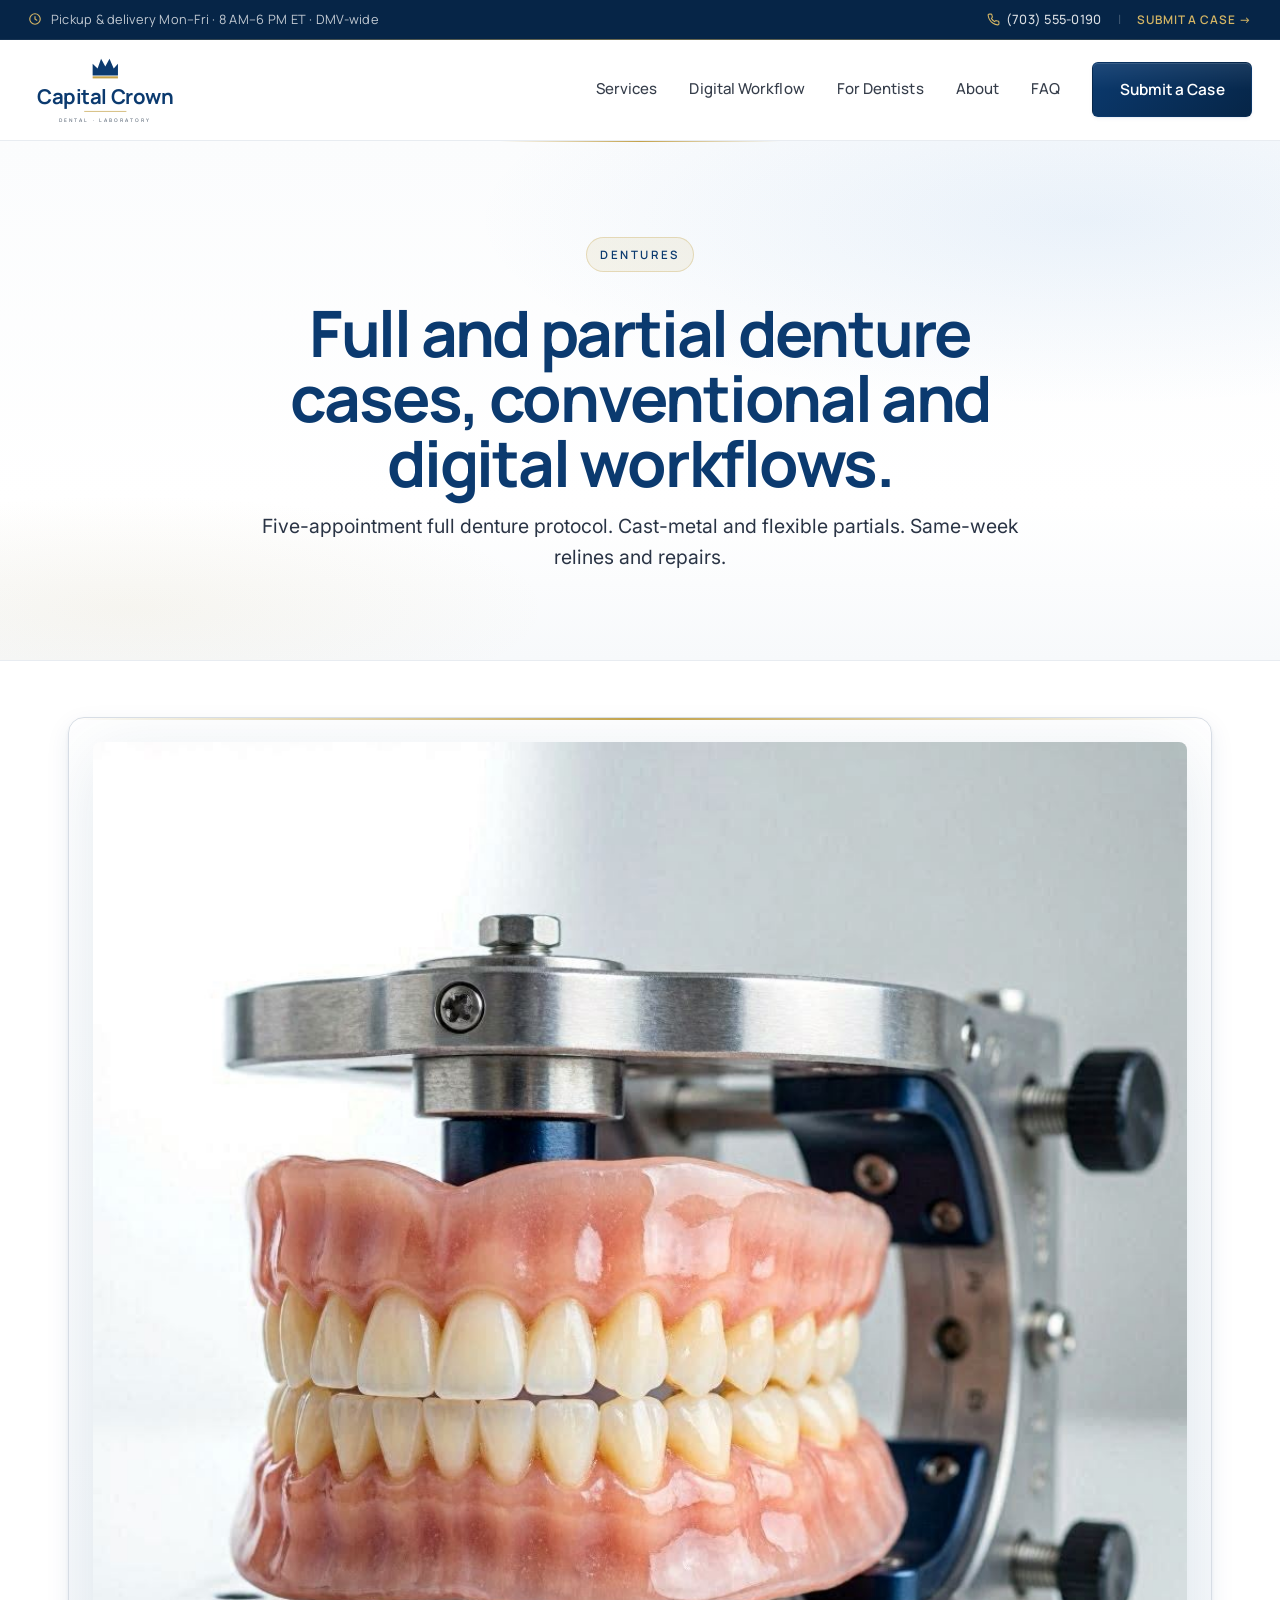
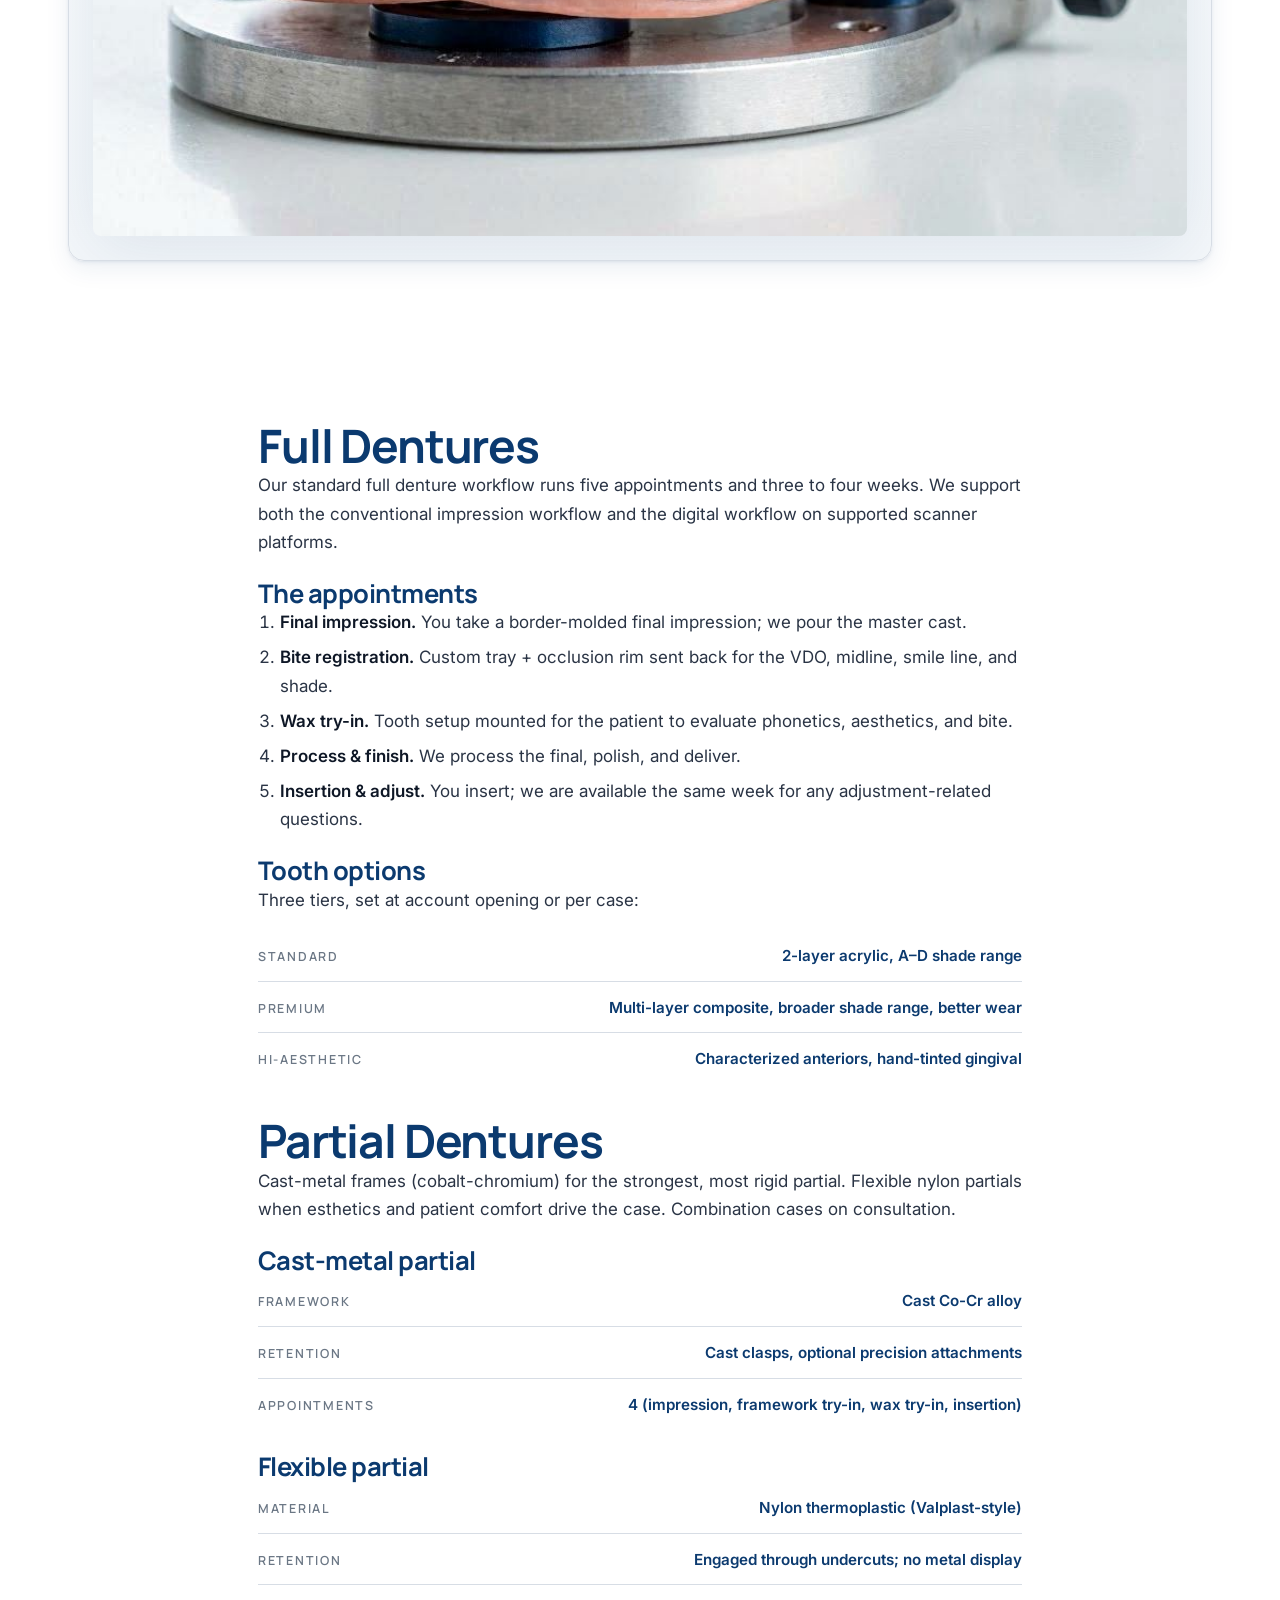
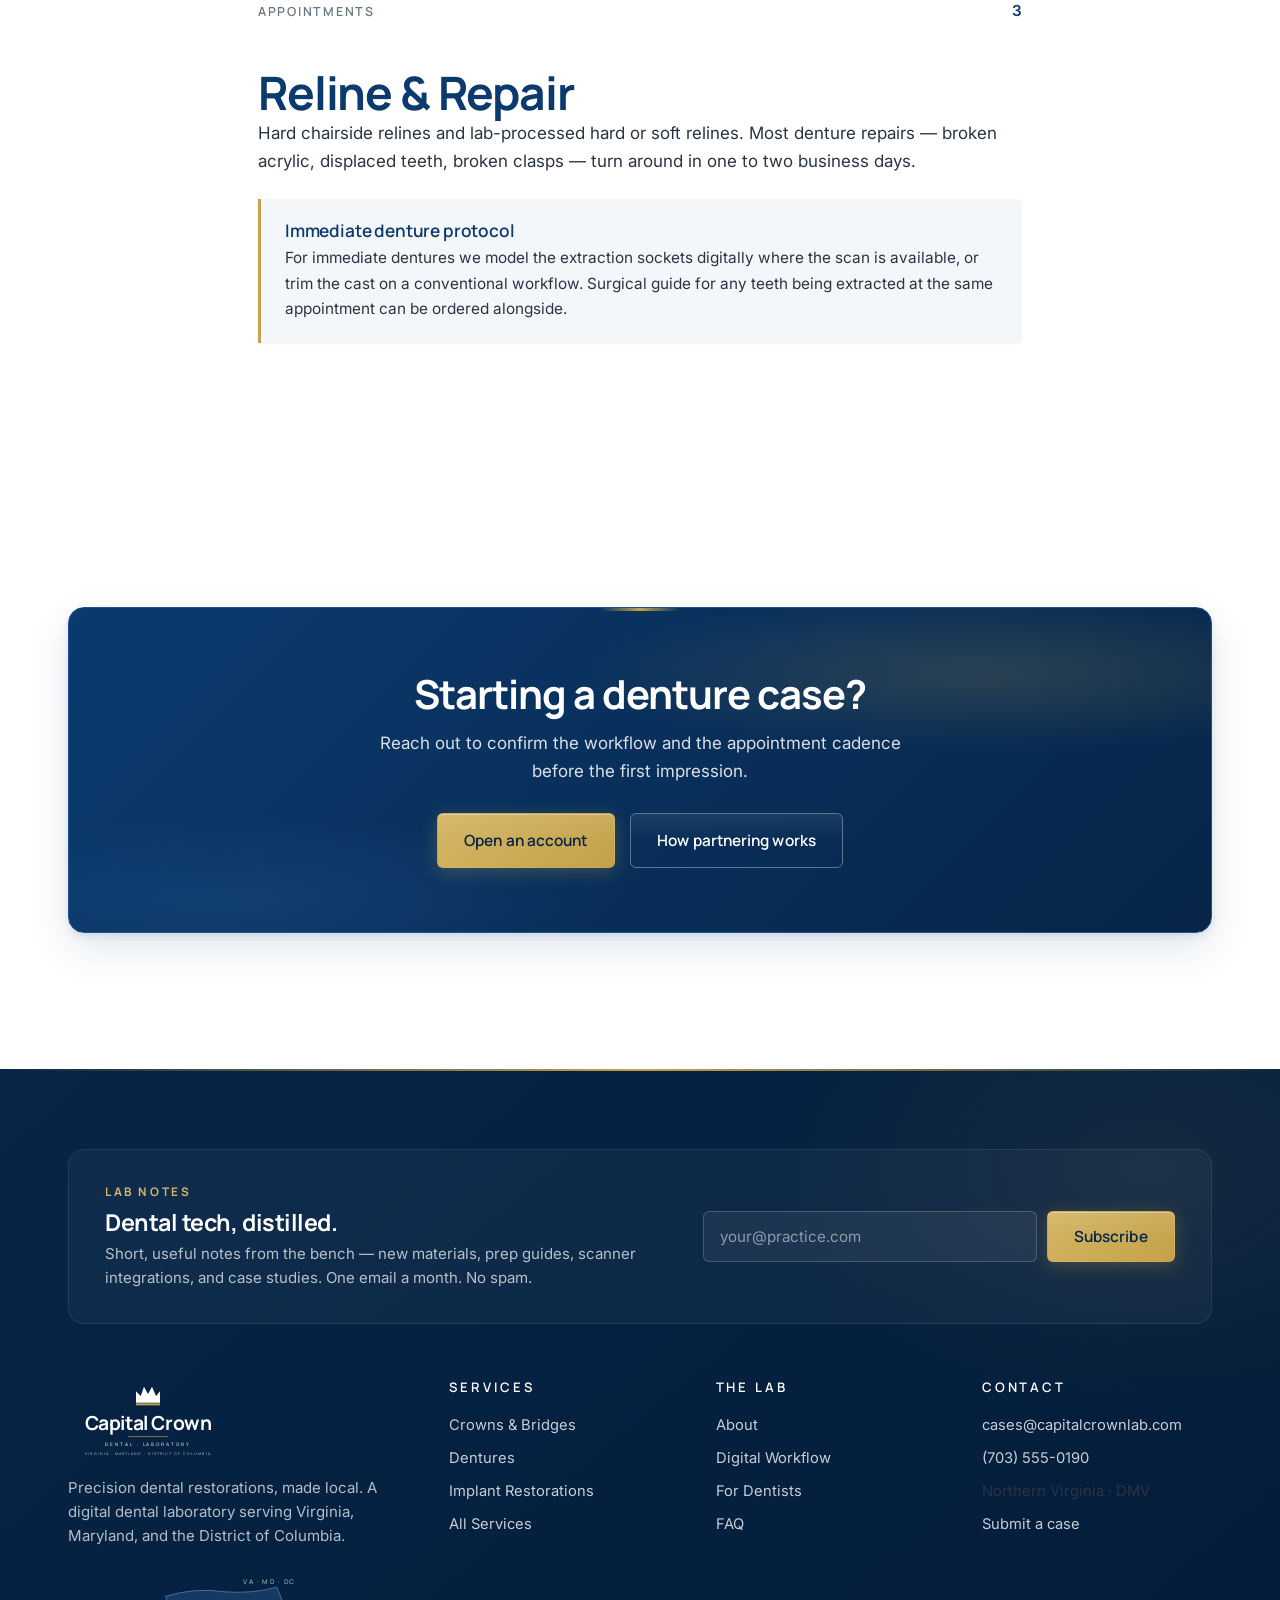
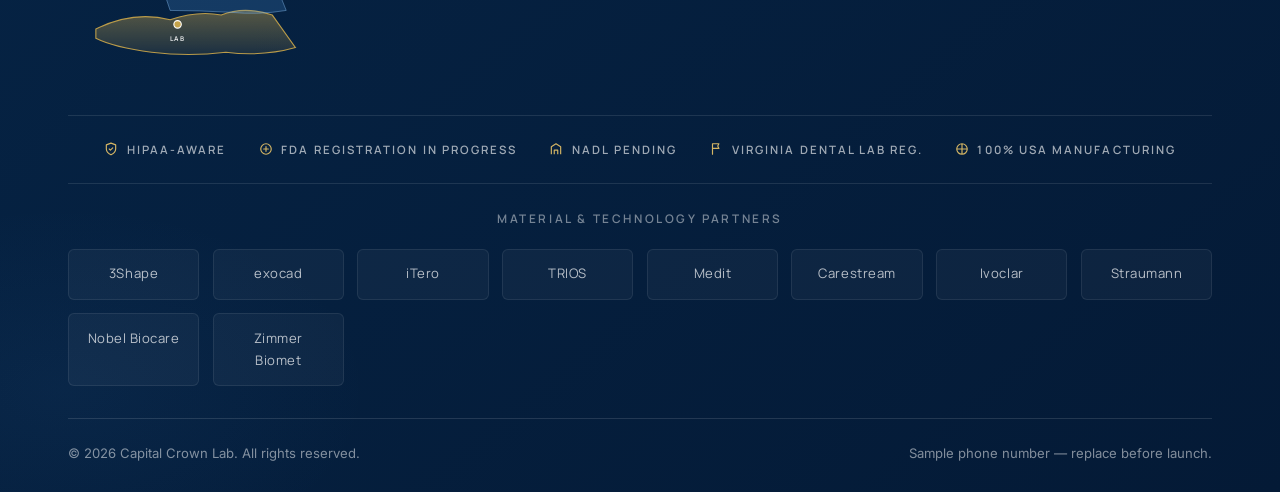
<file: dentures.html>
<!DOCTYPE html>
<html lang="en">
<head>
  <meta charset="UTF-8" />
  <meta name="viewport" content="width=device-width, initial-scale=1" />
  <title>Dentures Lab DMV | Full Dentures, Partials, Reline | Capital Crown Lab</title>
  <meta name="description" content="Full dentures, cast-metal partials, flexible partials, immediate dentures, and reline and repair services. Conventional and digital workflows. Serving Virginia, Maryland, and DC." />
  <meta name="keywords" content="denture lab Virginia, partial denture lab Maryland, full denture lab DC, flexible partial denture DMV, immediate denture lab Northern Virginia, denture reline lab" />
  <meta name="author" content="Capital Crown Lab" />
  <meta name="robots" content="index, follow, max-snippet:-1, max-image-preview:large" />
  <meta name="theme-color" content="#0B3A6F" />
  <link rel="canonical" href="https://capitalcrownlab.com/dentures.html" />

  <meta property="og:type" content="website" />
  <meta property="og:url" content="https://capitalcrownlab.com/dentures.html" />
  <meta property="og:site_name" content="Capital Crown Lab" />
  <meta property="og:title" content="Dentures Lab DMV | Full Dentures, Partials, Reline | Capital Crown Lab" />
  <meta property="og:description" content="Full dentures, cast-metal partials, flexible partials, immediate dentures, and reline and repair services. Conventional and digital workflows. Serving Virginia, Maryland, and DC." />
  <meta property="og:image" content="https://capitalcrownlab.com/images/og-image.jpeg" />

  <meta name="twitter:card" content="summary_large_image" />
  <meta name="twitter:title" content="Dentures Lab DMV | Full Dentures, Partials, Reline | Capital Crown Lab" />
  <meta name="twitter:description" content="Full dentures, cast-metal partials, flexible partials, immediate dentures, and reline and repair services. Conventional and digital workflows. Serving Virginia, Maryland, and DC." />
  <meta name="twitter:image" content="https://capitalcrownlab.com/images/og-image.jpeg" />

  <link rel="icon" type="image/svg+xml" href="data:image/svg+xml,%3Csvg xmlns='http://www.w3.org/2000/svg' viewBox='0 0 64 64'%3E%3Crect width='64' height='64' rx='12' fill='%230B3A6F'/%3E%3Cpath d='M12 44 L12 22 L21 32 L26 12 L32 28 L38 12 L43 32 L52 22 L52 44 Z' fill='%23FFFFFF'/%3E%3Crect x='12' y='46' width='40' height='5' fill='%23C4A24A'/%3E%3C/svg%3E" />

  <link rel="preconnect" href="https://fonts.googleapis.com" />
  <link rel="preconnect" href="https://fonts.gstatic.com" crossorigin />
  <link href="https://fonts.googleapis.com/css2?family=Manrope:wght@500;600;700;800&family=Inter:wght@400;500;600;700&display=swap" rel="stylesheet" />
  <link rel="stylesheet" href="styles.css" />
  
</head>
<body>

<div class="utility-bar">
  <div class="utility-bar-inner">
    <span class="util-left">
      <svg width="14" height="14" viewBox="0 0 24 24" fill="none" aria-hidden="true"><path d="M12 8v4l3 2" stroke="currentColor" stroke-width="2" stroke-linecap="round" stroke-linejoin="round"/><circle cx="12" cy="12" r="9" stroke="currentColor" stroke-width="2"/></svg>
      Pickup &amp; delivery Mon&ndash;Fri &middot; 8 AM&ndash;6 PM ET &middot; DMV-wide
    </span>
    <span class="util-right">
      <a href="tel:+17035550190" class="util-phone" aria-label="Call Capital Crown Lab">
        <svg width="13" height="13" viewBox="0 0 24 24" fill="none" aria-hidden="true"><path d="M22 16.92v3a2 2 0 0 1-2.18 2 19.8 19.8 0 0 1-8.63-3.07 19.5 19.5 0 0 1-6-6 19.8 19.8 0 0 1-3.07-8.67A2 2 0 0 1 4.11 2h3a2 2 0 0 1 2 1.72c.12.95.34 1.88.66 2.78a2 2 0 0 1-.45 2.11L8.09 9.91a16 16 0 0 0 6 6l1.27-1.27a2 2 0 0 1 2.11-.45c.9.32 1.83.54 2.78.66A2 2 0 0 1 22 16.92Z" stroke="currentColor" stroke-width="2" stroke-linecap="round" stroke-linejoin="round"/></svg>
        (703) 555-0190
      </a>
      <span class="util-sep" aria-hidden="true">|</span>
      <a href="contact.html" class="util-cta">Submit a Case &rarr;</a>
    </span>
  </div>
</div>
<header class="site-header" id="site-header">
  <nav class="nav">
    <a href="index.html" class="nav-logo" aria-label="Capital Crown Lab home">
      <svg viewBox="80 18 440 222" aria-hidden="true">
        <g transform="translate(264,32)">
          <path d="M0 56 L0 22 L14 36 L24 8 L36 30 L48 8 L60 36 L72 22 L72 56 Z" fill="#0B3A6F"/>
          <rect x="0" y="58" width="72" height="6" fill="#C4A24A"/>
        </g>
        <text font-family="Manrope, Inter, system-ui, sans-serif" font-weight="700" letter-spacing="-0.02em" fill="#0B3A6F" font-size="58" text-anchor="middle" x="300" y="170">Capital Crown</text>
        <line x1="240" y1="190" x2="360" y2="190" stroke="#C4A24A" stroke-width="2"/>
        <text font-family="Manrope, Inter, system-ui, sans-serif" font-weight="600" letter-spacing="0.42em" fill="#6B7785" font-size="14" text-anchor="middle" x="300" y="220">DENTAL  &middot;  LABORATORY</text>
      </svg>
    </a>
    <button class="nav-toggle" aria-label="Toggle navigation" onclick="document.getElementById('nav-links').classList.toggle('open')">&#9776;</button>
    <div class="nav-links" id="nav-links">
      <a href="services.html">Services</a>
      <a href="digital-workflow.html">Digital Workflow</a>
      <a href="for-dentists.html">For Dentists</a>
      <a href="about.html">About</a>
      <a href="faq.html">FAQ</a>
      <a href="contact.html" class="btn btn-primary">Submit a Case</a>
    </div>
  </nav>
</header>

<section class="page-hero">
  <div class="container container-narrow text-center">
    <span class="eyebrow">Dentures</span>
    <h1>Full and partial denture cases, conventional and digital workflows.</h1>
    <p class="lede mt-2">Five-appointment full denture protocol. Cast-metal and flexible partials. Same-week relines and repairs.</p>
  </div>
</section>
<section class="tight">
  <div class="container">
    <div class="illo-wrap">
      <img class="illo" src="images/denture-try-in-articulator.jpeg" alt="Acrylic upper denture mounted on a calibrated dental articulator" loading="lazy" decoding="async" style="width:100%; height:auto; display:block; border-radius:8px;" />
    </div>
  </div>
</section>

<section>
  <div class="container container-narrow">
    <h2>Full Dentures</h2>
    <p>Our standard full denture workflow runs five appointments and three to four weeks. We support both the conventional impression workflow and the digital workflow on supported scanner platforms.</p>

    <h3 class="mt-3">The appointments</h3>
    <ol>
      <li><strong>Final impression.</strong> You take a border-molded final impression; we pour the master cast.</li>
      <li><strong>Bite registration.</strong> Custom tray + occlusion rim sent back for the VDO, midline, smile line, and shade.</li>
      <li><strong>Wax try-in.</strong> Tooth setup mounted for the patient to evaluate phonetics, aesthetics, and bite.</li>
      <li><strong>Process &amp; finish.</strong> We process the final, polish, and deliver.</li>
      <li><strong>Insertion &amp; adjust.</strong> You insert; we are available the same week for any adjustment-related questions.</li>
    </ol>

    <h3 class="mt-3">Tooth options</h3>
    <p>Three tiers, set at account opening or per case:</p>
    <ul class="spec-list">
      <li><span class="label">Standard</span><span class="value">2-layer acrylic, A&ndash;D shade range</span></li>
      <li><span class="label">Premium</span><span class="value">Multi-layer composite, broader shade range, better wear</span></li>
      <li><span class="label">Hi-aesthetic</span><span class="value">Characterized anteriors, hand-tinted gingival</span></li>
    </ul>

    <h2 class="mt-4">Partial Dentures</h2>
    <p>Cast-metal frames (cobalt-chromium) for the strongest, most rigid partial. Flexible nylon partials when esthetics and patient comfort drive the case. Combination cases on consultation.</p>

    <h3 class="mt-3">Cast-metal partial</h3>
    <ul class="spec-list">
      <li><span class="label">Framework</span><span class="value">Cast Co-Cr alloy</span></li>
      <li><span class="label">Retention</span><span class="value">Cast clasps, optional precision attachments</span></li>
      <li><span class="label">Appointments</span><span class="value">4 (impression, framework try-in, wax try-in, insertion)</span></li>
    </ul>

    <h3 class="mt-3">Flexible partial</h3>
    <ul class="spec-list">
      <li><span class="label">Material</span><span class="value">Nylon thermoplastic (Valplast-style)</span></li>
      <li><span class="label">Retention</span><span class="value">Engaged through undercuts; no metal display</span></li>
      <li><span class="label">Appointments</span><span class="value">3</span></li>
    </ul>

    <h2 class="mt-4">Reline &amp; Repair</h2>
    <p>Hard chairside relines and lab-processed hard or soft relines. Most denture repairs &mdash; broken acrylic, displaced teeth, broken clasps &mdash; turn around in one to two business days.</p>

    <div class="callout mt-3">
      <h4>Immediate denture protocol</h4>
      <p>For immediate dentures we model the extraction sockets digitally where the scan is available, or trim the cast on a conventional workflow. Surgical guide for any teeth being extracted at the same appointment can be ordered alongside.</p>
    </div>
  </div>
</section>

<section>
  <div class="container">
    <div class="cta-band">
      <h2>Starting a denture case?</h2>
      <p>Reach out to confirm the workflow and the appointment cadence before the first impression.</p>
      <div class="btn-row">
        <a href="contact.html" class="btn btn-gold">Open an account</a>
        <a href="for-dentists.html" class="btn btn-ghost">How partnering works</a>
      </div>
    </div>
  </div>
</section>

<footer class="site-footer">
  <div class="container">

    <div class="footer-newsletter">
      <div>
        <span class="news-eyebrow">Lab Notes</span>
        <h3>Dental tech, distilled.</h3>
        <p>Short, useful notes from the bench &mdash; new materials, prep guides, scanner integrations, and case studies. One email a month. No spam.</p>
      </div>
      <form action="https://api.web3forms.com/submit" method="POST" aria-label="Newsletter signup">
        <input type="hidden" name="access_key" value="REPLACE_WITH_WEB3FORMS_KEY"/>
        <input type="hidden" name="subject" value="Lab Notes newsletter signup"/>
        <input type="checkbox" name="botcheck" style="display:none;"/>
        <input type="email" name="email" placeholder="your@practice.com" aria-label="Email address" required/>
        <button type="submit" class="btn btn-gold">Subscribe</button>
      </form>
    </div>

    <div class="footer-grid">
      <div class="footer-brand">
        <div class="brand-mark">
          <svg viewBox="60 20 480 240" aria-hidden="true">
            <g transform="translate(264,32)">
              <path d="M0 56 L0 22 L14 36 L24 8 L36 30 L48 8 L60 36 L72 22 L72 56 Z" fill="#FFFFFF"/>
              <rect x="0" y="58" width="72" height="6" fill="#C4A24A"/>
            </g>
            <text font-family="Manrope, Inter, system-ui, sans-serif" font-weight="700" letter-spacing="-0.02em" fill="#FFFFFF" font-size="58" text-anchor="middle" x="300" y="170">Capital Crown</text>
            <line x1="240" y1="190" x2="360" y2="190" stroke="#C4A24A" stroke-width="2"/>
            <text font-family="Manrope, Inter, system-ui, sans-serif" font-weight="600" letter-spacing="0.42em" fill="rgba(255,255,255,0.75)" font-size="14" text-anchor="middle" x="300" y="218">DENTAL  &middot;  LABORATORY</text>
            <text font-family="Manrope, Inter, system-ui, sans-serif" font-weight="600" letter-spacing="0.28em" fill="rgba(255,255,255,0.55)" font-size="11" text-anchor="middle" x="300" y="244">VIRGINIA  &middot;  MARYLAND  &middot;  DISTRICT OF COLUMBIA</text>
          </svg>
        </div>
        <p>Precision dental restorations, made local. A digital dental laboratory serving Virginia, Maryland, and the District of Columbia.</p>
        <!-- DMV service area mini map -->
        <svg viewBox="0 0 280 110" aria-label="DMV service area" style="margin-top:1rem; width:100%; max-width:260px; height:auto; display:block;">
          <defs>
            <linearGradient id="dmvfill" x1="0" y1="0" x2="0" y2="1">
              <stop offset="0" stop-color="#C4A24A" stop-opacity="0.45"/>
              <stop offset="1" stop-color="#C4A24A" stop-opacity="0.12"/>
            </linearGradient>
          </defs>
          <!-- Stylized DMV outline (VA + MD + DC composite) -->
          <path d="M30 70 Q70 50 110 60 Q140 50 165 55 Q190 45 220 55 L245 90 Q210 100 170 95 Q130 100 90 95 Q50 90 30 80 Z" fill="url(#dmvfill)" stroke="#C4A24A" stroke-width="1.2" opacity="0.95"/>
          <path d="M105 35 Q135 25 170 30 Q200 32 225 25 L235 50 Q205 55 175 52 Q140 50 110 50 Z" fill="rgba(74,144,217,0.22)" stroke="rgba(127,179,229,0.5)" stroke-width="1"/>
          <circle cx="118" cy="65" r="4" fill="#C4A24A" stroke="#FFFFFF" stroke-width="1.2"/>
          <text x="118" y="83" font-family="Manrope, sans-serif" font-size="7" font-weight="700" fill="rgba(255,255,255,0.85)" text-anchor="middle" letter-spacing="0.18em">LAB</text>
          <text x="245" y="22" font-family="Manrope, sans-serif" font-size="7" font-weight="600" fill="rgba(255,255,255,0.55)" text-anchor="end" letter-spacing="0.22em">VA &middot; MD &middot; DC</text>
        </svg>
      </div>
      <div class="footer-col">
        <h4>Services</h4>
        <ul>
          <li><a href="crowns-bridges.html">Crowns &amp; Bridges</a></li>
          <li><a href="dentures.html">Dentures</a></li>
          <li><a href="implants.html">Implant Restorations</a></li>
          <li><a href="services.html">All Services</a></li>
        </ul>
      </div>
      <div class="footer-col">
        <h4>The Lab</h4>
        <ul>
          <li><a href="about.html">About</a></li>
          <li><a href="digital-workflow.html">Digital Workflow</a></li>
          <li><a href="for-dentists.html">For Dentists</a></li>
          <li><a href="faq.html">FAQ</a></li>
        </ul>
      </div>
      <div class="footer-col">
        <h4>Contact</h4>
        <ul>
          <li><a href="mailto:cases@capitalcrownlab.com">cases@capitalcrownlab.com</a></li>
          <li><a href="tel:+17035550190">(703) 555-0190</a></li>
          <li>Northern Virginia &middot; DMV</li>
          <li><a href="contact.html">Submit a case</a></li>
        </ul>
      </div>
    </div>

    <div class="cert-row" aria-label="Certifications and compliance">
      <span class="cert-badge"><svg width="14" height="14" viewBox="0 0 24 24" fill="none" aria-hidden="true"><path d="M12 22s8-4 8-10V5l-8-3-8 3v7c0 6 8 10 8 10Z" stroke="currentColor" stroke-width="2" stroke-linejoin="round"/><path d="m9 12 2 2 4-4" stroke="currentColor" stroke-width="2" stroke-linecap="round" stroke-linejoin="round"/></svg>HIPAA-aware</span>
      <span class="cert-badge"><svg width="14" height="14" viewBox="0 0 24 24" fill="none" aria-hidden="true"><circle cx="12" cy="12" r="9" stroke="currentColor" stroke-width="2"/><path d="M8 12h8M12 8v8" stroke="currentColor" stroke-width="2" stroke-linecap="round"/></svg>FDA registration in progress</span>
      <span class="cert-badge"><svg width="14" height="14" viewBox="0 0 24 24" fill="none" aria-hidden="true"><path d="M4 21V8l8-5 8 5v13M9 21v-7h6v7" stroke="currentColor" stroke-width="2" stroke-linejoin="round"/></svg>NADL pending</span>
      <span class="cert-badge"><svg width="14" height="14" viewBox="0 0 24 24" fill="none" aria-hidden="true"><path d="M6 3v18M6 3h11l-2 4 2 4H6" stroke="currentColor" stroke-width="2" stroke-linecap="round" stroke-linejoin="round"/></svg>Virginia dental lab reg.</span>
      <span class="cert-badge"><svg width="14" height="14" viewBox="0 0 24 24" fill="none" aria-hidden="true"><path d="M3 12a9 9 0 1 0 18 0 9 9 0 0 0-18 0Zm9-9v18M3 12h18" stroke="currentColor" stroke-width="2"/></svg>100% USA manufacturing</span>
    </div>

    <div>
      <h4 style="text-align:center; color:rgba(255,255,255,0.45); font-size:0.74rem; margin-bottom:1rem;">Material &amp; technology partners</h4>
      <div class="partner-grid">
        <span class="partner-tile">3Shape</span>
        <span class="partner-tile">exocad</span>
        <span class="partner-tile">iTero</span>
        <span class="partner-tile">TRIOS</span>
        <span class="partner-tile">Medit</span>
        <span class="partner-tile">Carestream</span>
        <span class="partner-tile">Ivoclar</span>
        <span class="partner-tile">Straumann</span>
        <span class="partner-tile">Nobel Biocare</span>
        <span class="partner-tile">Zimmer Biomet</span>
      </div>
    </div>

    <div class="footer-bottom">
      <span>&copy; 2026 Capital Crown Lab. All rights reserved.</span>
      <span>Sample phone number &mdash; replace before launch.</span>
    </div>
  </div>
</footer>

<script>
  // Sticky header scroll polish
  (function() {
    var h = document.getElementById('site-header');
    if (!h) return;
    function onScroll() {
      if (window.scrollY > 8) h.classList.add('scrolled');
      else h.classList.remove('scrolled');
    }
    window.addEventListener('scroll', onScroll, { passive: true });
    onScroll();
  })();
</script>

</body>
</html>
</file>
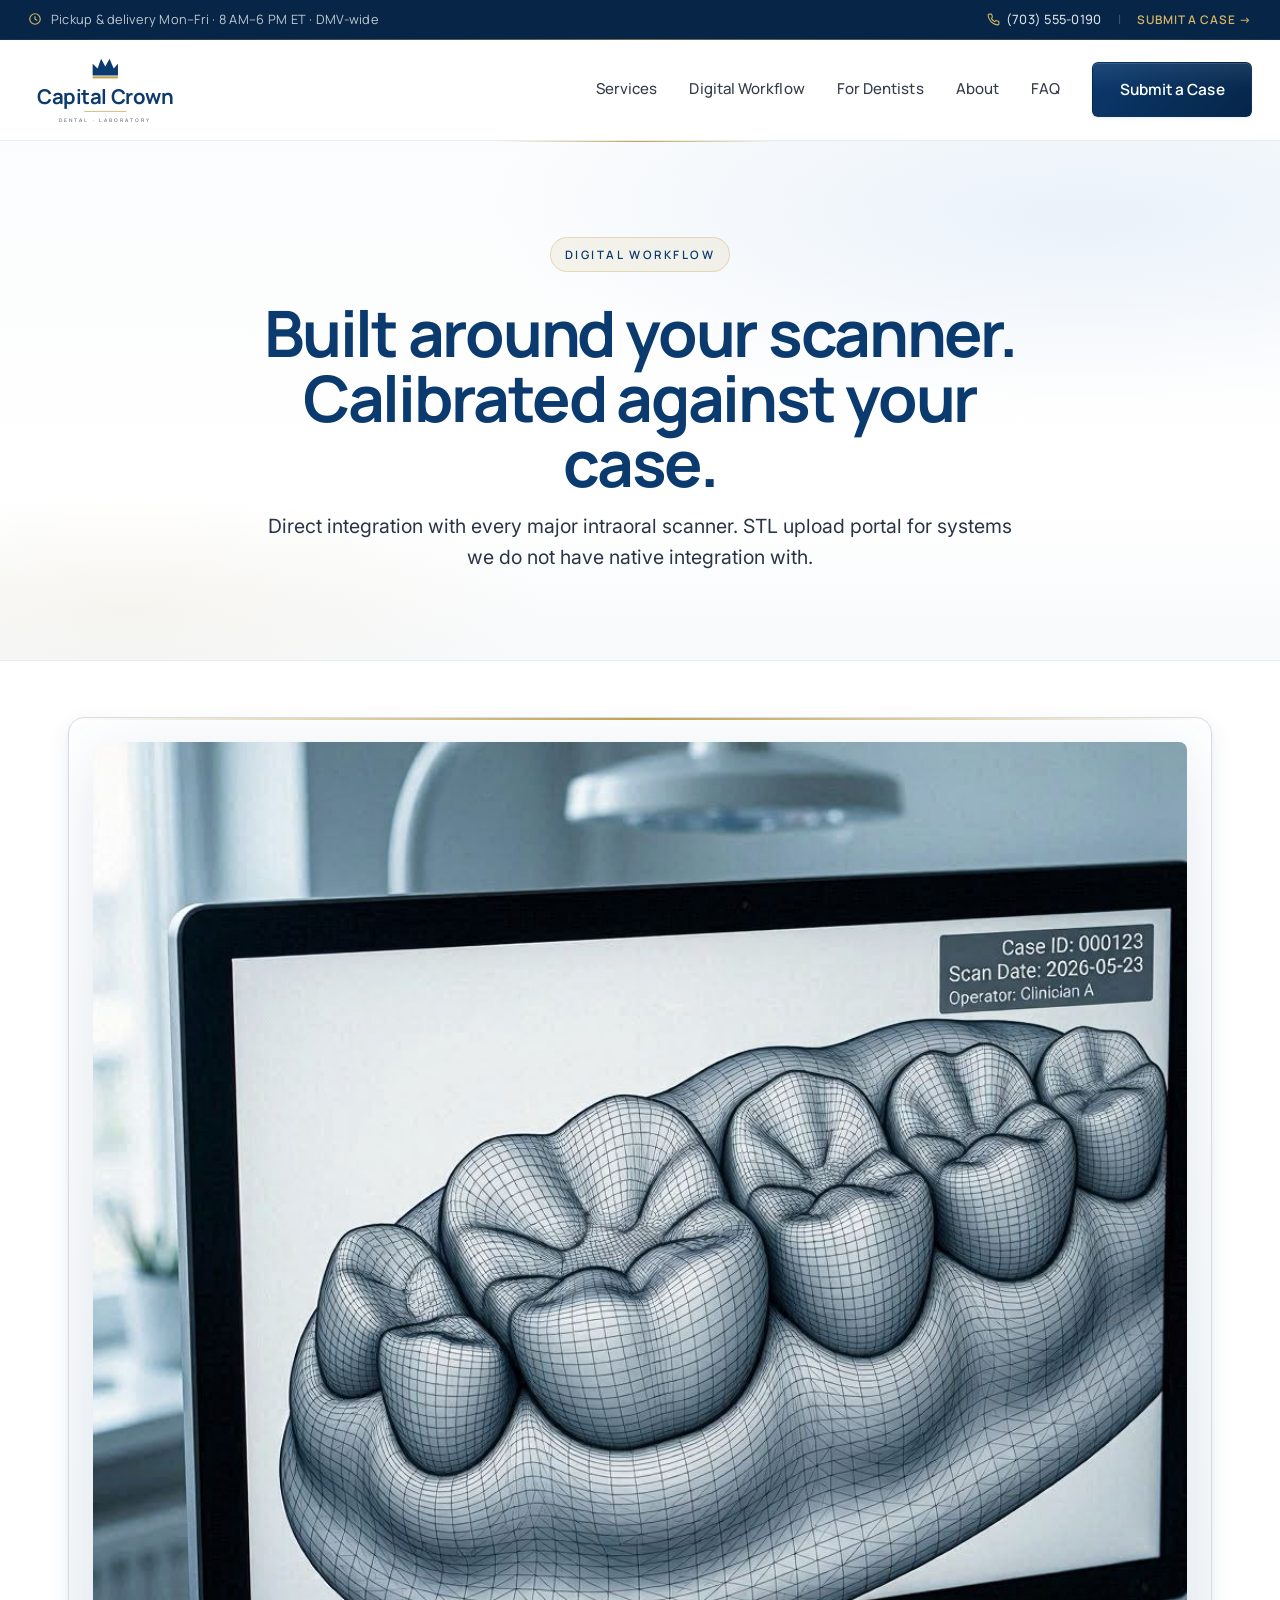
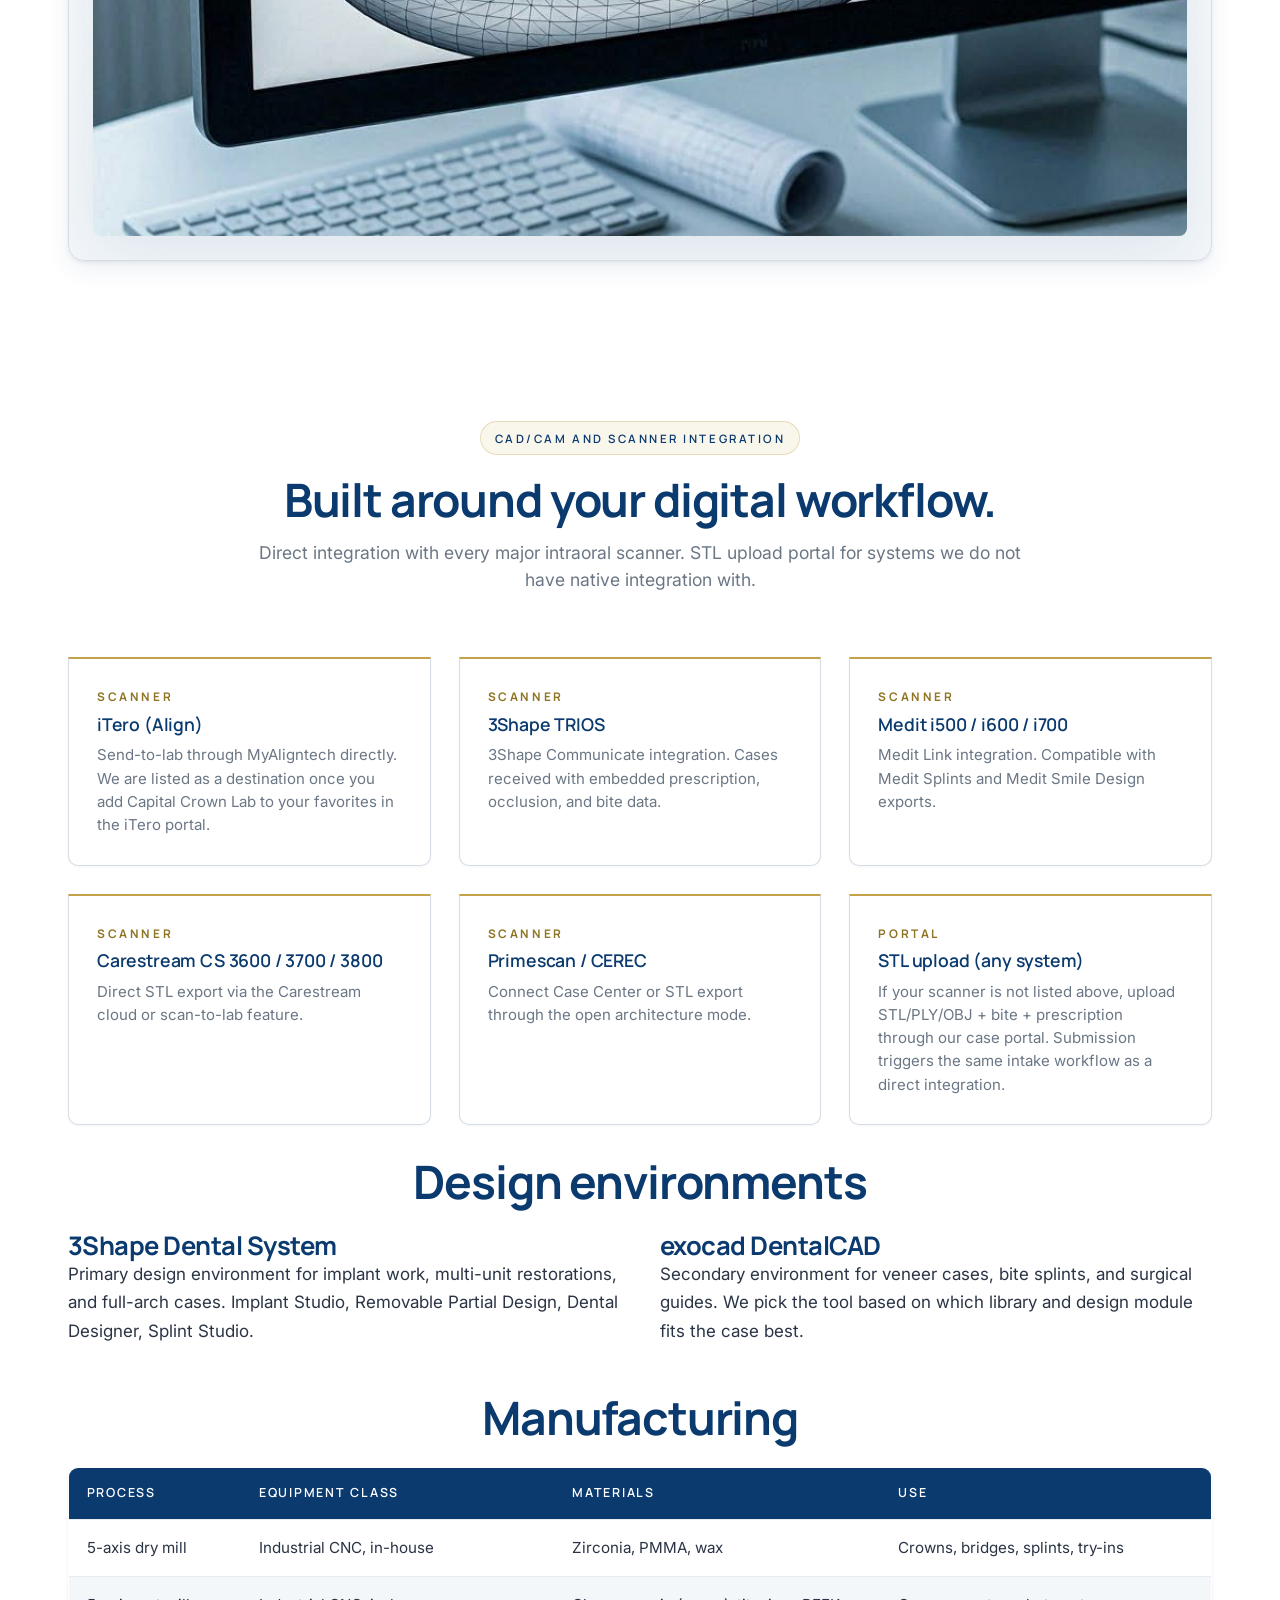
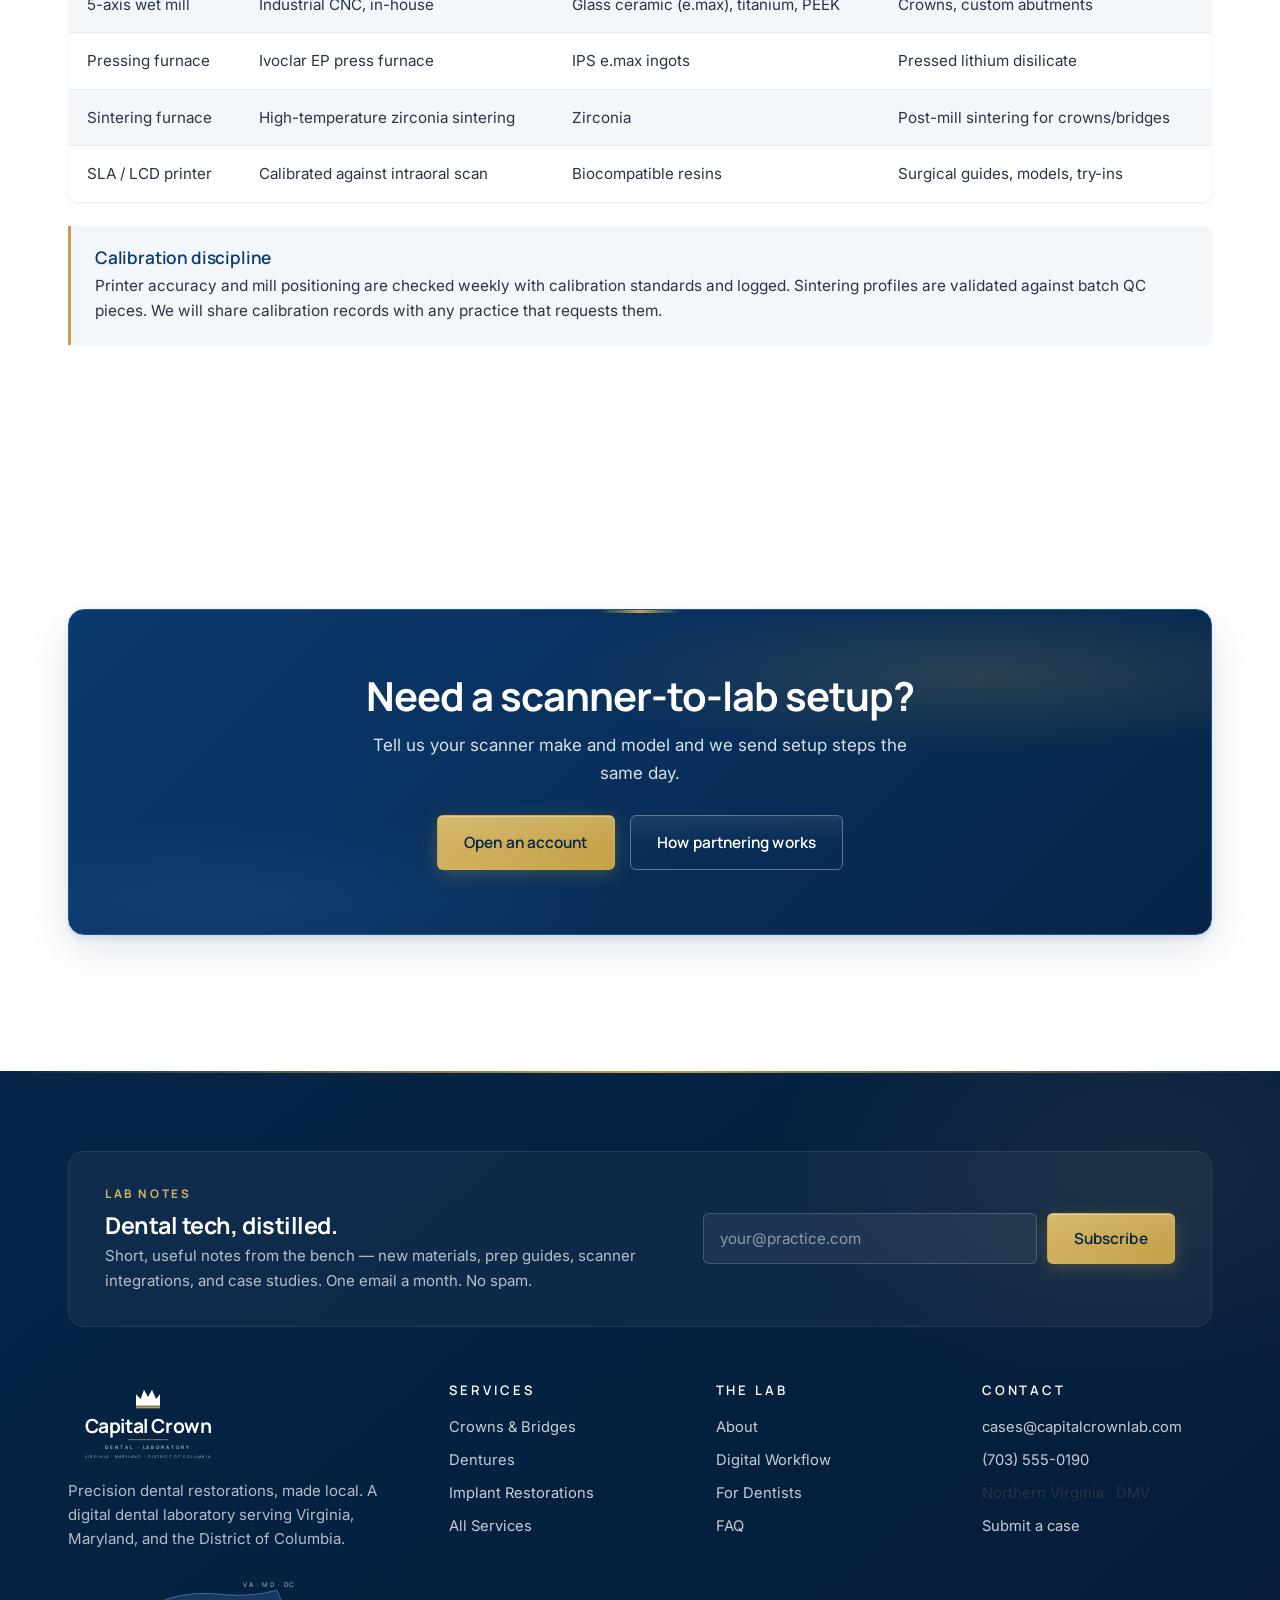
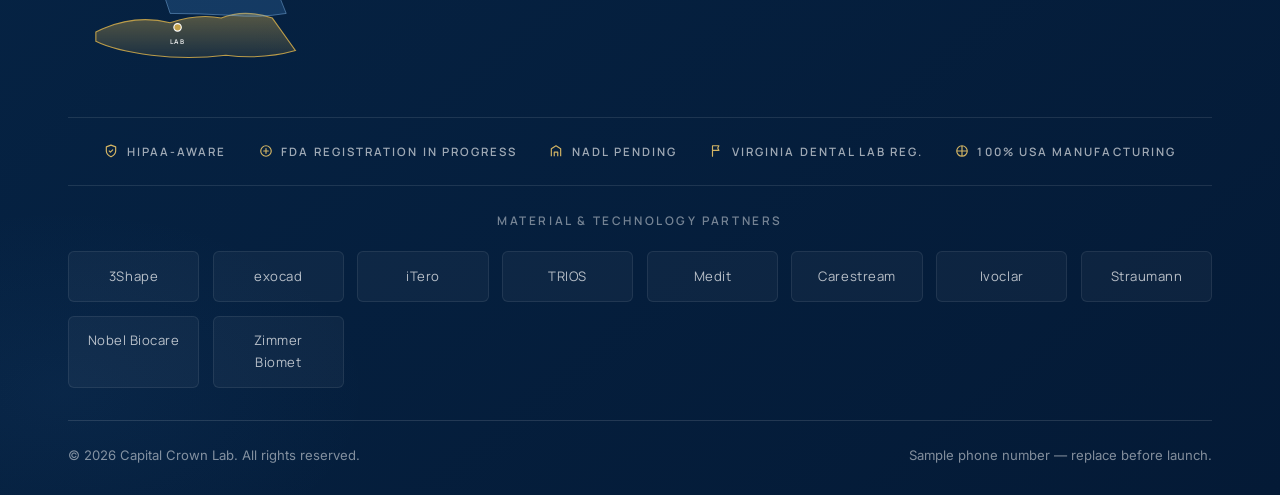
<file: digital-workflow.html>
<!DOCTYPE html>
<html lang="en">
<head>
  <meta charset="UTF-8" />
  <meta name="viewport" content="width=device-width, initial-scale=1" />
  <title>Digital Dental Lab Workflow | CAD/CAM, Intraoral Scanners | Capital Crown Lab</title>
  <meta name="description" content="A fully digital DMV dental lab. iTero, TRIOS, Medit, Carestream, and Primescan integration. 3Shape and exocad CAD. 5-axis milling, IPS pressing, calibrated SLA printing." />
  <meta name="keywords" content="CAD CAM dental lab Northern Virginia, digital dental lab DMV, iTero dental lab, TRIOS dental lab, Medit dental lab, Carestream dental lab, intraoral scanner integration dental lab" />
  <meta name="author" content="Capital Crown Lab" />
  <meta name="robots" content="index, follow, max-snippet:-1, max-image-preview:large" />
  <meta name="theme-color" content="#0B3A6F" />
  <link rel="canonical" href="https://capitalcrownlab.com/digital-workflow.html" />

  <meta property="og:type" content="website" />
  <meta property="og:url" content="https://capitalcrownlab.com/digital-workflow.html" />
  <meta property="og:site_name" content="Capital Crown Lab" />
  <meta property="og:title" content="Digital Dental Lab Workflow | CAD/CAM, Intraoral Scanners | Capital Crown Lab" />
  <meta property="og:description" content="A fully digital DMV dental lab. iTero, TRIOS, Medit, Carestream, and Primescan integration. 3Shape and exocad CAD. 5-axis milling, IPS pressing, calibrated SLA printing." />
  <meta property="og:image" content="https://capitalcrownlab.com/images/og-image.jpeg" />

  <meta name="twitter:card" content="summary_large_image" />
  <meta name="twitter:title" content="Digital Dental Lab Workflow | CAD/CAM, Intraoral Scanners | Capital Crown Lab" />
  <meta name="twitter:description" content="A fully digital DMV dental lab. iTero, TRIOS, Medit, Carestream, and Primescan integration. 3Shape and exocad CAD. 5-axis milling, IPS pressing, calibrated SLA printing." />
  <meta name="twitter:image" content="https://capitalcrownlab.com/images/og-image.jpeg" />

  <link rel="icon" type="image/svg+xml" href="data:image/svg+xml,%3Csvg xmlns='http://www.w3.org/2000/svg' viewBox='0 0 64 64'%3E%3Crect width='64' height='64' rx='12' fill='%230B3A6F'/%3E%3Cpath d='M12 44 L12 22 L21 32 L26 12 L32 28 L38 12 L43 32 L52 22 L52 44 Z' fill='%23FFFFFF'/%3E%3Crect x='12' y='46' width='40' height='5' fill='%23C4A24A'/%3E%3C/svg%3E" />

  <link rel="preconnect" href="https://fonts.googleapis.com" />
  <link rel="preconnect" href="https://fonts.gstatic.com" crossorigin />
  <link href="https://fonts.googleapis.com/css2?family=Manrope:wght@500;600;700;800&family=Inter:wght@400;500;600;700&display=swap" rel="stylesheet" />
  <link rel="stylesheet" href="styles.css" />
  
</head>
<body>

<div class="utility-bar">
  <div class="utility-bar-inner">
    <span class="util-left">
      <svg width="14" height="14" viewBox="0 0 24 24" fill="none" aria-hidden="true"><path d="M12 8v4l3 2" stroke="currentColor" stroke-width="2" stroke-linecap="round" stroke-linejoin="round"/><circle cx="12" cy="12" r="9" stroke="currentColor" stroke-width="2"/></svg>
      Pickup &amp; delivery Mon&ndash;Fri &middot; 8 AM&ndash;6 PM ET &middot; DMV-wide
    </span>
    <span class="util-right">
      <a href="tel:+17035550190" class="util-phone" aria-label="Call Capital Crown Lab">
        <svg width="13" height="13" viewBox="0 0 24 24" fill="none" aria-hidden="true"><path d="M22 16.92v3a2 2 0 0 1-2.18 2 19.8 19.8 0 0 1-8.63-3.07 19.5 19.5 0 0 1-6-6 19.8 19.8 0 0 1-3.07-8.67A2 2 0 0 1 4.11 2h3a2 2 0 0 1 2 1.72c.12.95.34 1.88.66 2.78a2 2 0 0 1-.45 2.11L8.09 9.91a16 16 0 0 0 6 6l1.27-1.27a2 2 0 0 1 2.11-.45c.9.32 1.83.54 2.78.66A2 2 0 0 1 22 16.92Z" stroke="currentColor" stroke-width="2" stroke-linecap="round" stroke-linejoin="round"/></svg>
        (703) 555-0190
      </a>
      <span class="util-sep" aria-hidden="true">|</span>
      <a href="contact.html" class="util-cta">Submit a Case &rarr;</a>
    </span>
  </div>
</div>
<header class="site-header" id="site-header">
  <nav class="nav">
    <a href="index.html" class="nav-logo" aria-label="Capital Crown Lab home">
      <svg viewBox="80 18 440 222" aria-hidden="true">
        <g transform="translate(264,32)">
          <path d="M0 56 L0 22 L14 36 L24 8 L36 30 L48 8 L60 36 L72 22 L72 56 Z" fill="#0B3A6F"/>
          <rect x="0" y="58" width="72" height="6" fill="#C4A24A"/>
        </g>
        <text font-family="Manrope, Inter, system-ui, sans-serif" font-weight="700" letter-spacing="-0.02em" fill="#0B3A6F" font-size="58" text-anchor="middle" x="300" y="170">Capital Crown</text>
        <line x1="240" y1="190" x2="360" y2="190" stroke="#C4A24A" stroke-width="2"/>
        <text font-family="Manrope, Inter, system-ui, sans-serif" font-weight="600" letter-spacing="0.42em" fill="#6B7785" font-size="14" text-anchor="middle" x="300" y="220">DENTAL  &middot;  LABORATORY</text>
      </svg>
    </a>
    <button class="nav-toggle" aria-label="Toggle navigation" onclick="document.getElementById('nav-links').classList.toggle('open')">&#9776;</button>
    <div class="nav-links" id="nav-links">
      <a href="services.html">Services</a>
      <a href="digital-workflow.html">Digital Workflow</a>
      <a href="for-dentists.html">For Dentists</a>
      <a href="about.html">About</a>
      <a href="faq.html">FAQ</a>
      <a href="contact.html" class="btn btn-primary">Submit a Case</a>
    </div>
  </nav>
</header>

<section class="page-hero">
  <div class="container container-narrow text-center">
    <span class="eyebrow">Digital workflow</span>
    <h1>Built around your scanner. Calibrated against your case.</h1>
    <p class="lede mt-2">Direct integration with every major intraoral scanner. STL upload portal for systems we do not have native integration with.</p>
  </div>
</section>
<section class="tight">
  <div class="container">
    <div class="illo-wrap">
      <img class="illo" src="images/scan-received-cad.jpeg" alt="Intraoral scan of a prepared molar shown as a 3D mesh in CAD software" loading="lazy" decoding="async" style="width:100%; height:auto; display:block; border-radius:8px;" />
    </div>
  </div>
</section>

<section>
  <div class="container">
    <div class="section-head">
      <span class="eyebrow">CAD/CAM and scanner integration</span>
      <h2>Built around your digital workflow.</h2>
      <p>Direct integration with every major intraoral scanner. STL upload portal for systems we do not have native integration with.</p>
    </div>

    <div class="grid-3">
      <div class="feature-card">
        <span class="num">SCANNER</span>
        <h4>iTero (Align)</h4>
        <p>Send-to-lab through MyAligntech directly. We are listed as a destination once you add Capital Crown Lab to your favorites in the iTero portal.</p>
      </div>
      <div class="feature-card">
        <span class="num">SCANNER</span>
        <h4>3Shape TRIOS</h4>
        <p>3Shape Communicate integration. Cases received with embedded prescription, occlusion, and bite data.</p>
      </div>
      <div class="feature-card">
        <span class="num">SCANNER</span>
        <h4>Medit i500 / i600 / i700</h4>
        <p>Medit Link integration. Compatible with Medit Splints and Medit Smile Design exports.</p>
      </div>
      <div class="feature-card">
        <span class="num">SCANNER</span>
        <h4>Carestream CS 3600 / 3700 / 3800</h4>
        <p>Direct STL export via the Carestream cloud or scan-to-lab feature.</p>
      </div>
      <div class="feature-card">
        <span class="num">SCANNER</span>
        <h4>Primescan / CEREC</h4>
        <p>Connect Case Center or STL export through the open architecture mode.</p>
      </div>
      <div class="feature-card">
        <span class="num">PORTAL</span>
        <h4>STL upload (any system)</h4>
        <p>If your scanner is not listed above, upload STL/PLY/OBJ + bite + prescription through our case portal. Submission triggers the same intake workflow as a direct integration.</p>
      </div>
    </div>

    <h2 class="mt-4 text-center">Design environments</h2>
    <div class="grid-2 mt-3">
      <div>
        <h3>3Shape Dental System</h3>
        <p>Primary design environment for implant work, multi-unit restorations, and full-arch cases. Implant Studio, Removable Partial Design, Dental Designer, Splint Studio.</p>
      </div>
      <div>
        <h3>exocad DentalCAD</h3>
        <p>Secondary environment for veneer cases, bite splints, and surgical guides. We pick the tool based on which library and design module fits the case best.</p>
      </div>
    </div>

    <h2 class="mt-4 text-center">Manufacturing</h2>
    <table class="price-table">
      <thead><tr><th>Process</th><th>Equipment class</th><th>Materials</th><th>Use</th></tr></thead>
      <tbody>
        <tr><td>5-axis dry mill</td><td>Industrial CNC, in-house</td><td>Zirconia, PMMA, wax</td><td>Crowns, bridges, splints, try-ins</td></tr>
        <tr><td>5-axis wet mill</td><td>Industrial CNC, in-house</td><td>Glass ceramic (e.max), titanium, PEEK</td><td>Crowns, custom abutments</td></tr>
        <tr><td>Pressing furnace</td><td>Ivoclar EP press furnace</td><td>IPS e.max ingots</td><td>Pressed lithium disilicate</td></tr>
        <tr><td>Sintering furnace</td><td>High-temperature zirconia sintering</td><td>Zirconia</td><td>Post-mill sintering for crowns/bridges</td></tr>
        <tr><td>SLA / LCD printer</td><td>Calibrated against intraoral scan</td><td>Biocompatible resins</td><td>Surgical guides, models, try-ins</td></tr>
      </tbody>
    </table>

    <div class="callout mt-3">
      <h4>Calibration discipline</h4>
      <p>Printer accuracy and mill positioning are checked weekly with calibration standards and logged. Sintering profiles are validated against batch QC pieces. We will share calibration records with any practice that requests them.</p>
    </div>
  </div>
</section>

<section>
  <div class="container">
    <div class="cta-band">
      <h2>Need a scanner-to-lab setup?</h2>
      <p>Tell us your scanner make and model and we send setup steps the same day.</p>
      <div class="btn-row">
        <a href="contact.html" class="btn btn-gold">Open an account</a>
        <a href="for-dentists.html" class="btn btn-ghost">How partnering works</a>
      </div>
    </div>
  </div>
</section>

<footer class="site-footer">
  <div class="container">

    <div class="footer-newsletter">
      <div>
        <span class="news-eyebrow">Lab Notes</span>
        <h3>Dental tech, distilled.</h3>
        <p>Short, useful notes from the bench &mdash; new materials, prep guides, scanner integrations, and case studies. One email a month. No spam.</p>
      </div>
      <form action="https://api.web3forms.com/submit" method="POST" aria-label="Newsletter signup">
        <input type="hidden" name="access_key" value="REPLACE_WITH_WEB3FORMS_KEY"/>
        <input type="hidden" name="subject" value="Lab Notes newsletter signup"/>
        <input type="checkbox" name="botcheck" style="display:none;"/>
        <input type="email" name="email" placeholder="your@practice.com" aria-label="Email address" required/>
        <button type="submit" class="btn btn-gold">Subscribe</button>
      </form>
    </div>

    <div class="footer-grid">
      <div class="footer-brand">
        <div class="brand-mark">
          <svg viewBox="60 20 480 240" aria-hidden="true">
            <g transform="translate(264,32)">
              <path d="M0 56 L0 22 L14 36 L24 8 L36 30 L48 8 L60 36 L72 22 L72 56 Z" fill="#FFFFFF"/>
              <rect x="0" y="58" width="72" height="6" fill="#C4A24A"/>
            </g>
            <text font-family="Manrope, Inter, system-ui, sans-serif" font-weight="700" letter-spacing="-0.02em" fill="#FFFFFF" font-size="58" text-anchor="middle" x="300" y="170">Capital Crown</text>
            <line x1="240" y1="190" x2="360" y2="190" stroke="#C4A24A" stroke-width="2"/>
            <text font-family="Manrope, Inter, system-ui, sans-serif" font-weight="600" letter-spacing="0.42em" fill="rgba(255,255,255,0.75)" font-size="14" text-anchor="middle" x="300" y="218">DENTAL  &middot;  LABORATORY</text>
            <text font-family="Manrope, Inter, system-ui, sans-serif" font-weight="600" letter-spacing="0.28em" fill="rgba(255,255,255,0.55)" font-size="11" text-anchor="middle" x="300" y="244">VIRGINIA  &middot;  MARYLAND  &middot;  DISTRICT OF COLUMBIA</text>
          </svg>
        </div>
        <p>Precision dental restorations, made local. A digital dental laboratory serving Virginia, Maryland, and the District of Columbia.</p>
        <!-- DMV service area mini map -->
        <svg viewBox="0 0 280 110" aria-label="DMV service area" style="margin-top:1rem; width:100%; max-width:260px; height:auto; display:block;">
          <defs>
            <linearGradient id="dmvfill" x1="0" y1="0" x2="0" y2="1">
              <stop offset="0" stop-color="#C4A24A" stop-opacity="0.45"/>
              <stop offset="1" stop-color="#C4A24A" stop-opacity="0.12"/>
            </linearGradient>
          </defs>
          <!-- Stylized DMV outline (VA + MD + DC composite) -->
          <path d="M30 70 Q70 50 110 60 Q140 50 165 55 Q190 45 220 55 L245 90 Q210 100 170 95 Q130 100 90 95 Q50 90 30 80 Z" fill="url(#dmvfill)" stroke="#C4A24A" stroke-width="1.2" opacity="0.95"/>
          <path d="M105 35 Q135 25 170 30 Q200 32 225 25 L235 50 Q205 55 175 52 Q140 50 110 50 Z" fill="rgba(74,144,217,0.22)" stroke="rgba(127,179,229,0.5)" stroke-width="1"/>
          <circle cx="118" cy="65" r="4" fill="#C4A24A" stroke="#FFFFFF" stroke-width="1.2"/>
          <text x="118" y="83" font-family="Manrope, sans-serif" font-size="7" font-weight="700" fill="rgba(255,255,255,0.85)" text-anchor="middle" letter-spacing="0.18em">LAB</text>
          <text x="245" y="22" font-family="Manrope, sans-serif" font-size="7" font-weight="600" fill="rgba(255,255,255,0.55)" text-anchor="end" letter-spacing="0.22em">VA &middot; MD &middot; DC</text>
        </svg>
      </div>
      <div class="footer-col">
        <h4>Services</h4>
        <ul>
          <li><a href="crowns-bridges.html">Crowns &amp; Bridges</a></li>
          <li><a href="dentures.html">Dentures</a></li>
          <li><a href="implants.html">Implant Restorations</a></li>
          <li><a href="services.html">All Services</a></li>
        </ul>
      </div>
      <div class="footer-col">
        <h4>The Lab</h4>
        <ul>
          <li><a href="about.html">About</a></li>
          <li><a href="digital-workflow.html">Digital Workflow</a></li>
          <li><a href="for-dentists.html">For Dentists</a></li>
          <li><a href="faq.html">FAQ</a></li>
        </ul>
      </div>
      <div class="footer-col">
        <h4>Contact</h4>
        <ul>
          <li><a href="mailto:cases@capitalcrownlab.com">cases@capitalcrownlab.com</a></li>
          <li><a href="tel:+17035550190">(703) 555-0190</a></li>
          <li>Northern Virginia &middot; DMV</li>
          <li><a href="contact.html">Submit a case</a></li>
        </ul>
      </div>
    </div>

    <div class="cert-row" aria-label="Certifications and compliance">
      <span class="cert-badge"><svg width="14" height="14" viewBox="0 0 24 24" fill="none" aria-hidden="true"><path d="M12 22s8-4 8-10V5l-8-3-8 3v7c0 6 8 10 8 10Z" stroke="currentColor" stroke-width="2" stroke-linejoin="round"/><path d="m9 12 2 2 4-4" stroke="currentColor" stroke-width="2" stroke-linecap="round" stroke-linejoin="round"/></svg>HIPAA-aware</span>
      <span class="cert-badge"><svg width="14" height="14" viewBox="0 0 24 24" fill="none" aria-hidden="true"><circle cx="12" cy="12" r="9" stroke="currentColor" stroke-width="2"/><path d="M8 12h8M12 8v8" stroke="currentColor" stroke-width="2" stroke-linecap="round"/></svg>FDA registration in progress</span>
      <span class="cert-badge"><svg width="14" height="14" viewBox="0 0 24 24" fill="none" aria-hidden="true"><path d="M4 21V8l8-5 8 5v13M9 21v-7h6v7" stroke="currentColor" stroke-width="2" stroke-linejoin="round"/></svg>NADL pending</span>
      <span class="cert-badge"><svg width="14" height="14" viewBox="0 0 24 24" fill="none" aria-hidden="true"><path d="M6 3v18M6 3h11l-2 4 2 4H6" stroke="currentColor" stroke-width="2" stroke-linecap="round" stroke-linejoin="round"/></svg>Virginia dental lab reg.</span>
      <span class="cert-badge"><svg width="14" height="14" viewBox="0 0 24 24" fill="none" aria-hidden="true"><path d="M3 12a9 9 0 1 0 18 0 9 9 0 0 0-18 0Zm9-9v18M3 12h18" stroke="currentColor" stroke-width="2"/></svg>100% USA manufacturing</span>
    </div>

    <div>
      <h4 style="text-align:center; color:rgba(255,255,255,0.45); font-size:0.74rem; margin-bottom:1rem;">Material &amp; technology partners</h4>
      <div class="partner-grid">
        <span class="partner-tile">3Shape</span>
        <span class="partner-tile">exocad</span>
        <span class="partner-tile">iTero</span>
        <span class="partner-tile">TRIOS</span>
        <span class="partner-tile">Medit</span>
        <span class="partner-tile">Carestream</span>
        <span class="partner-tile">Ivoclar</span>
        <span class="partner-tile">Straumann</span>
        <span class="partner-tile">Nobel Biocare</span>
        <span class="partner-tile">Zimmer Biomet</span>
      </div>
    </div>

    <div class="footer-bottom">
      <span>&copy; 2026 Capital Crown Lab. All rights reserved.</span>
      <span>Sample phone number &mdash; replace before launch.</span>
    </div>
  </div>
</footer>

<script>
  // Sticky header scroll polish
  (function() {
    var h = document.getElementById('site-header');
    if (!h) return;
    function onScroll() {
      if (window.scrollY > 8) h.classList.add('scrolled');
      else h.classList.remove('scrolled');
    }
    window.addEventListener('scroll', onScroll, { passive: true });
    onScroll();
  })();
</script>

</body>
</html>
</file>
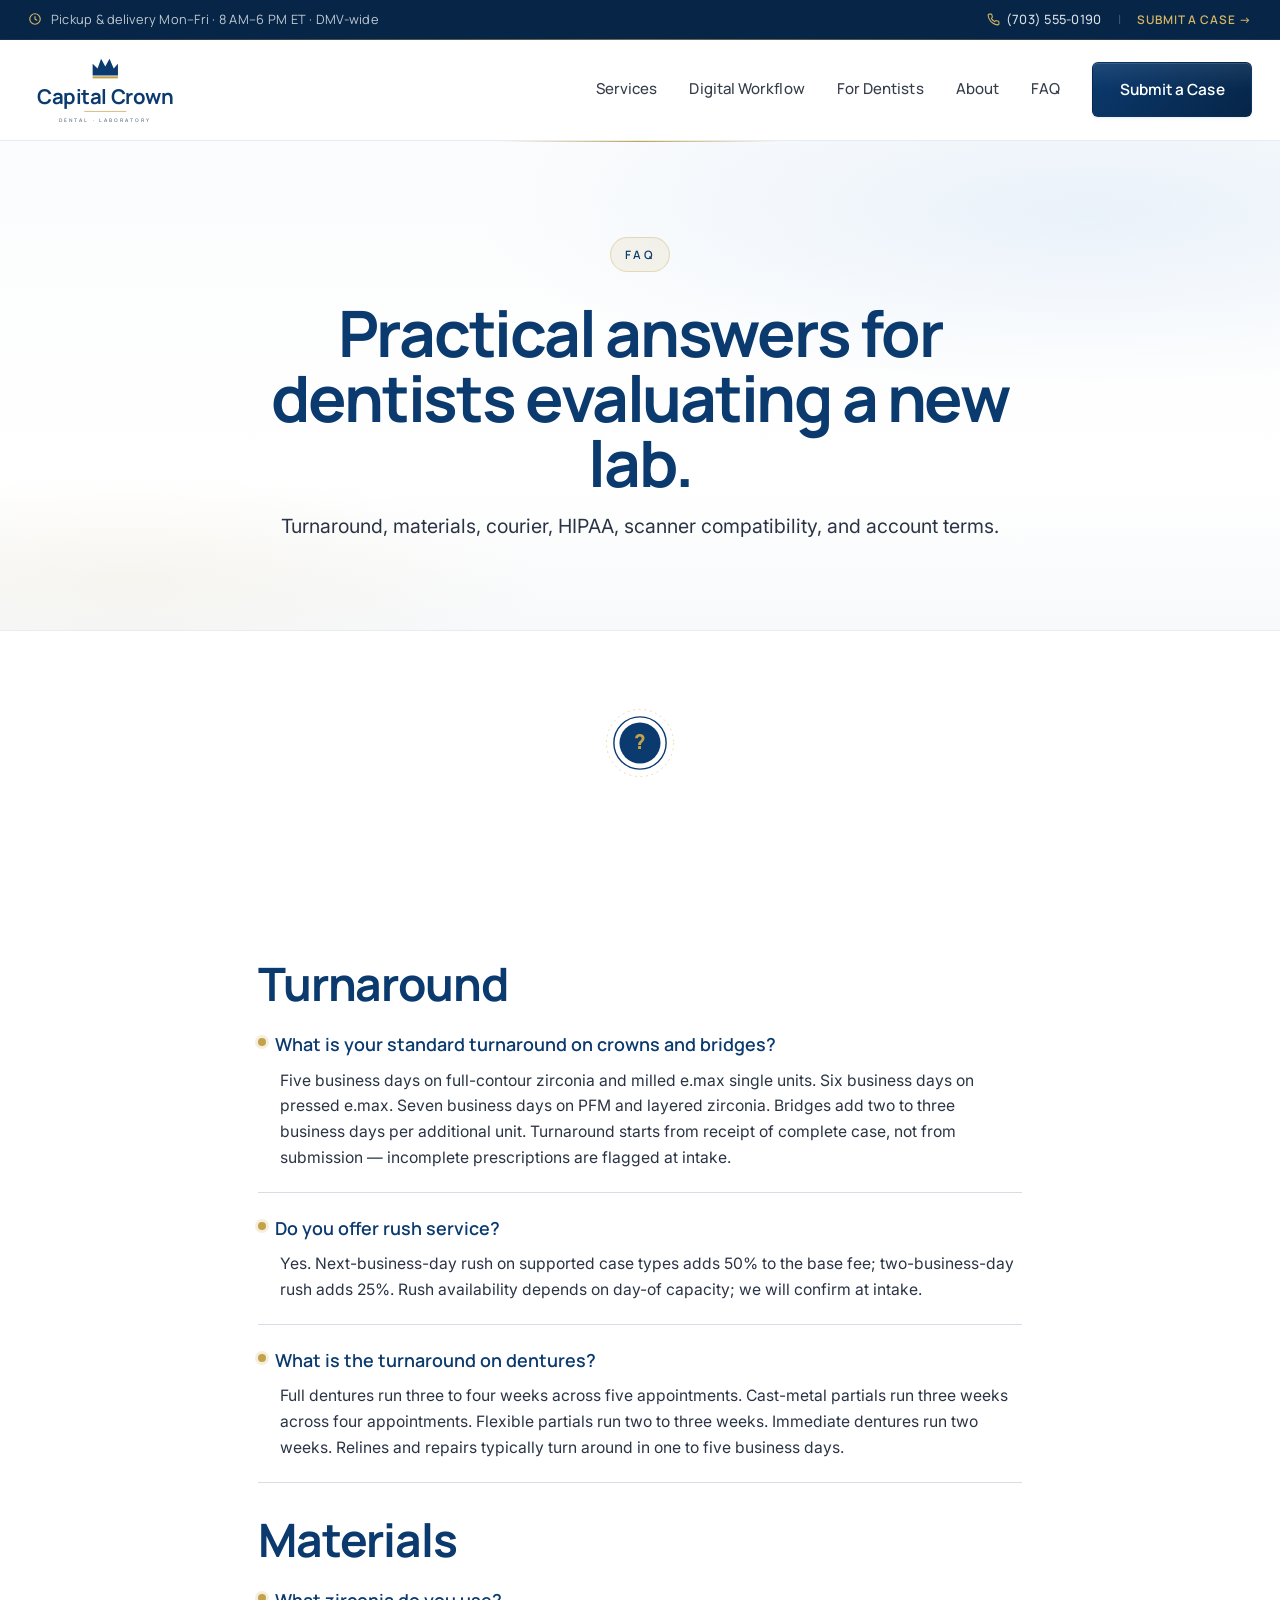
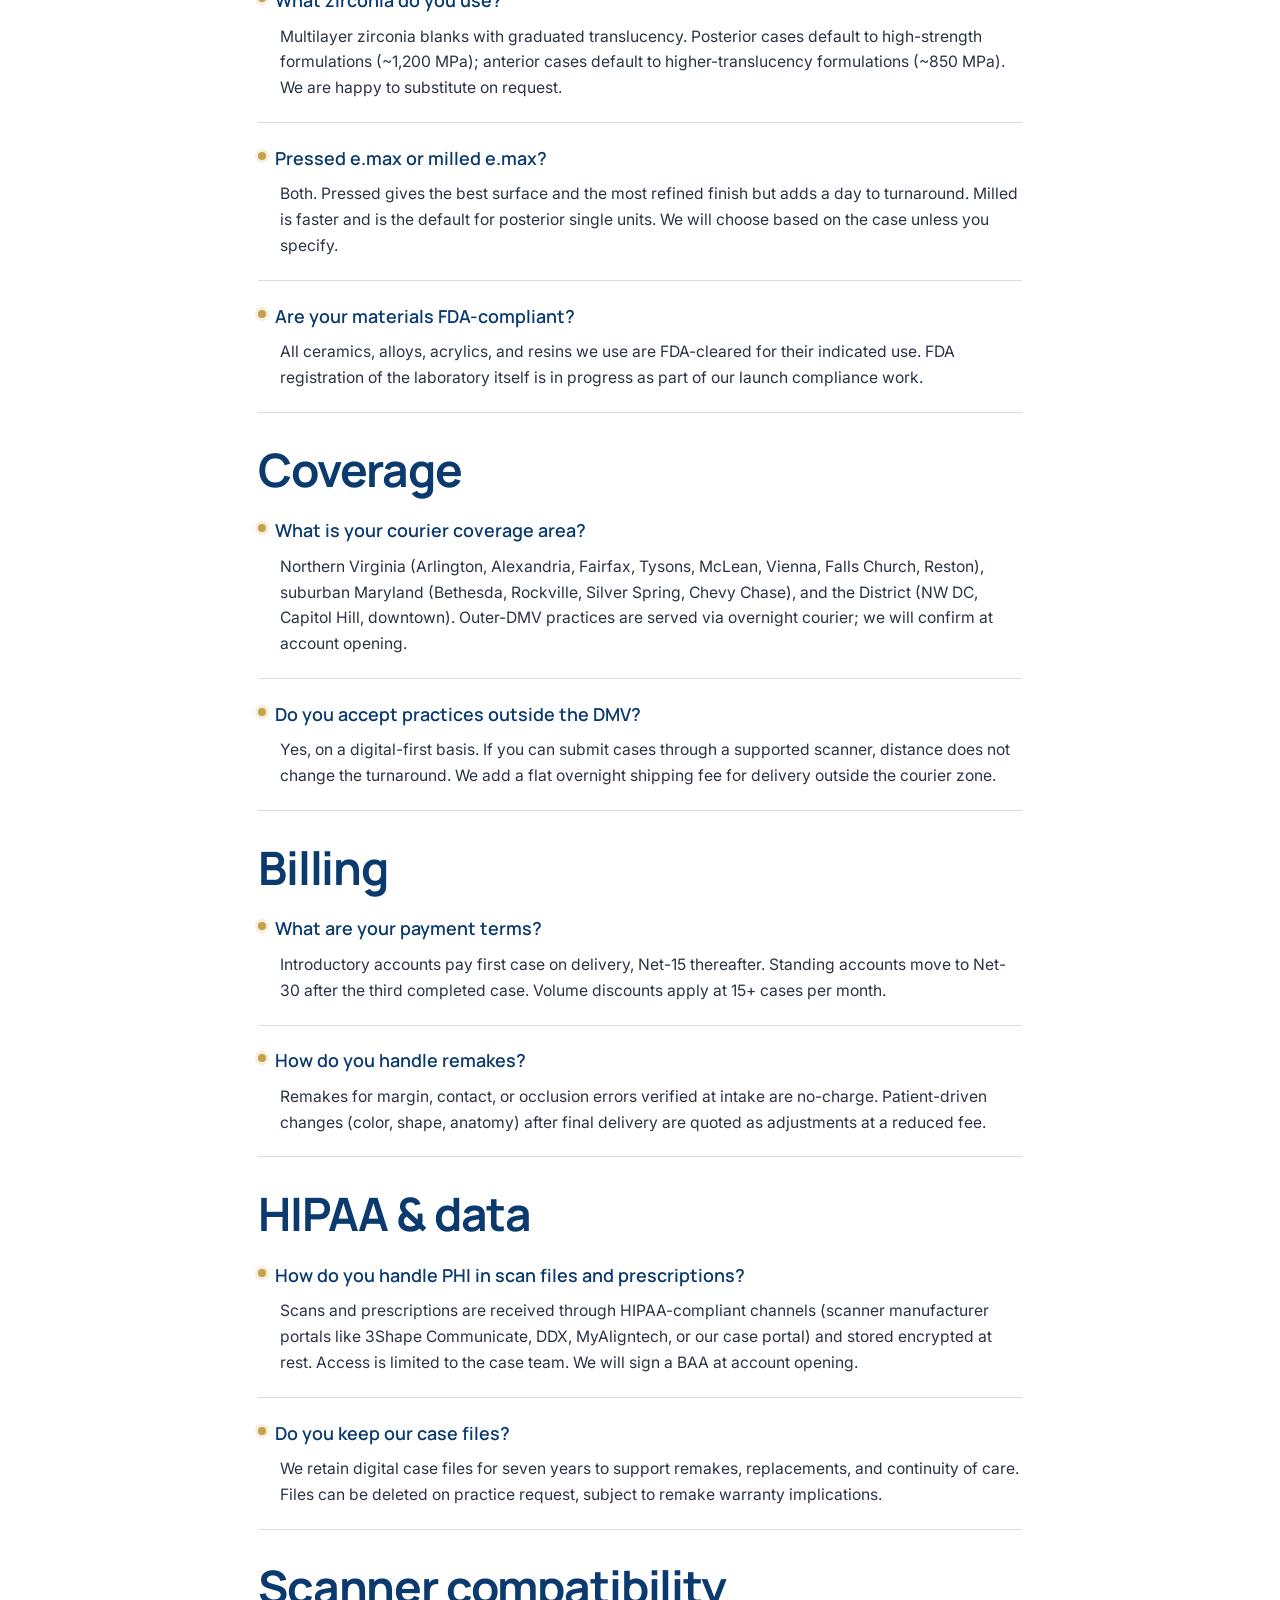
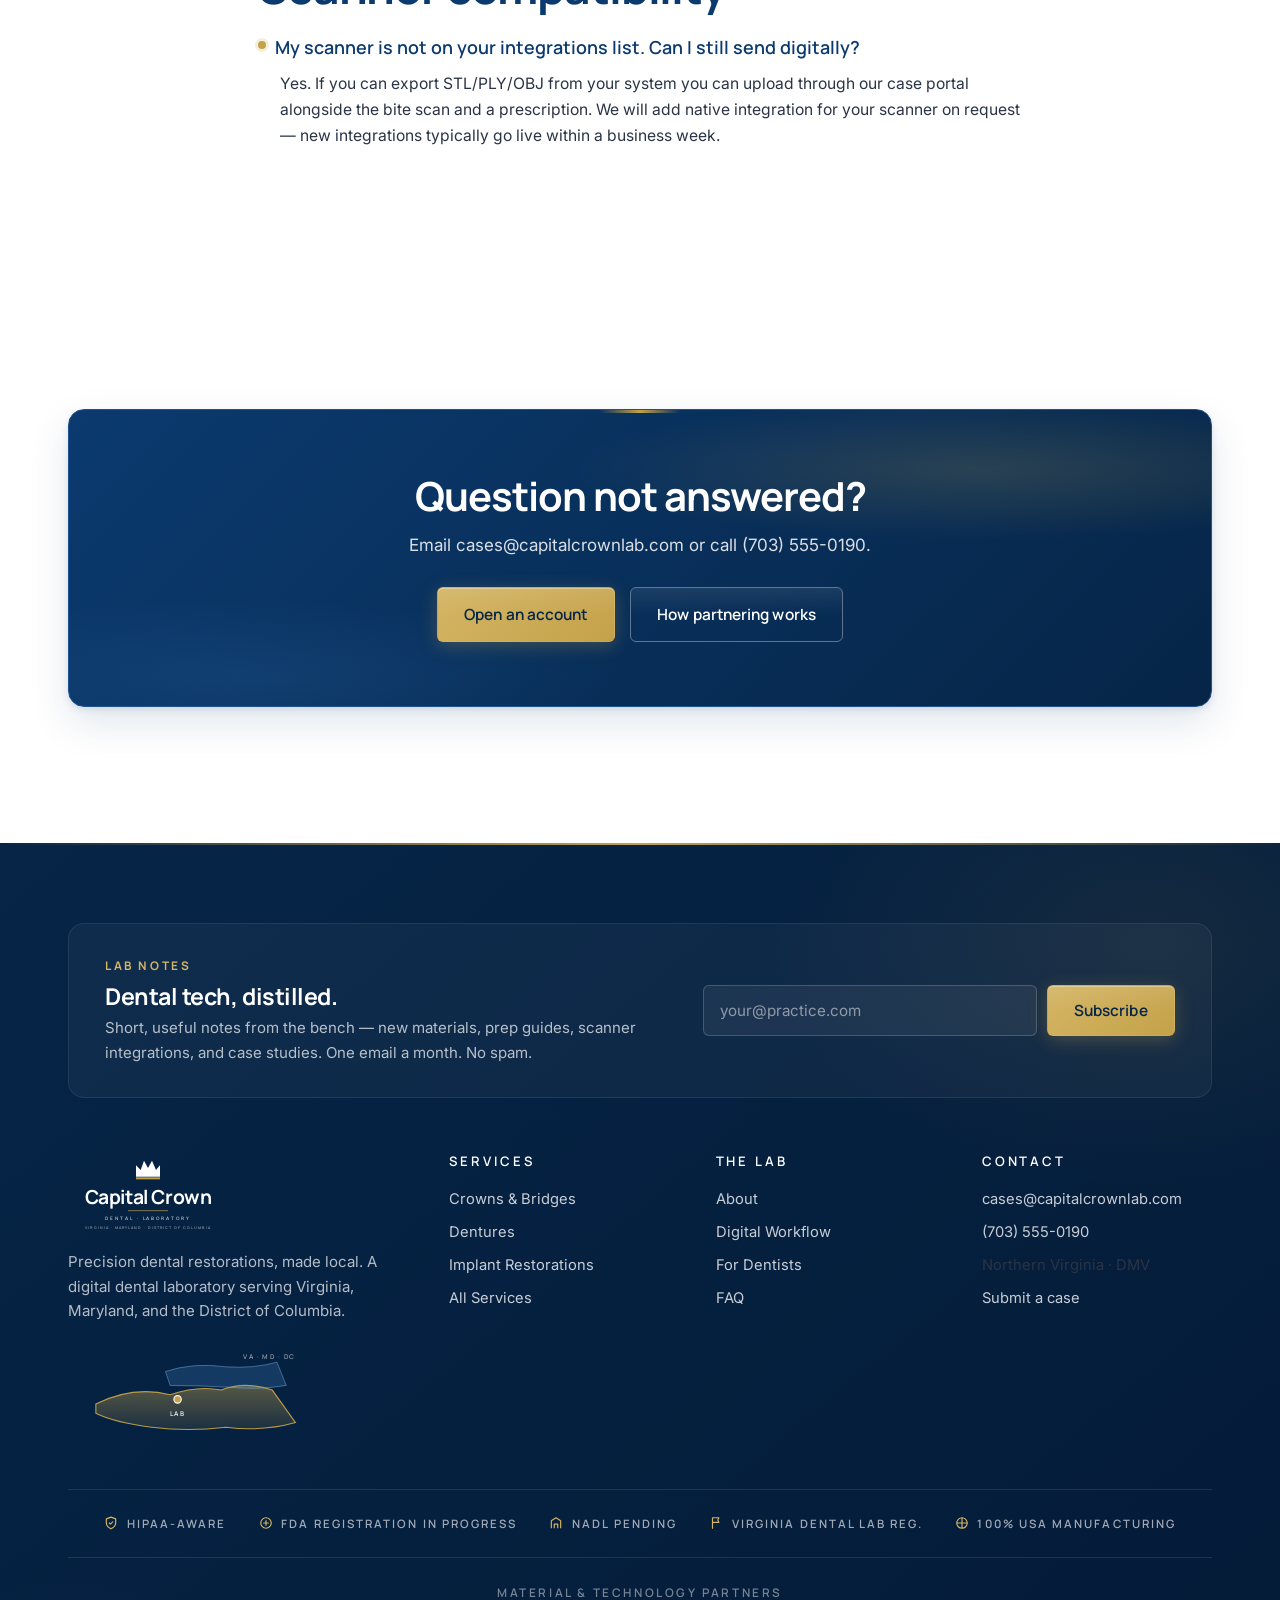
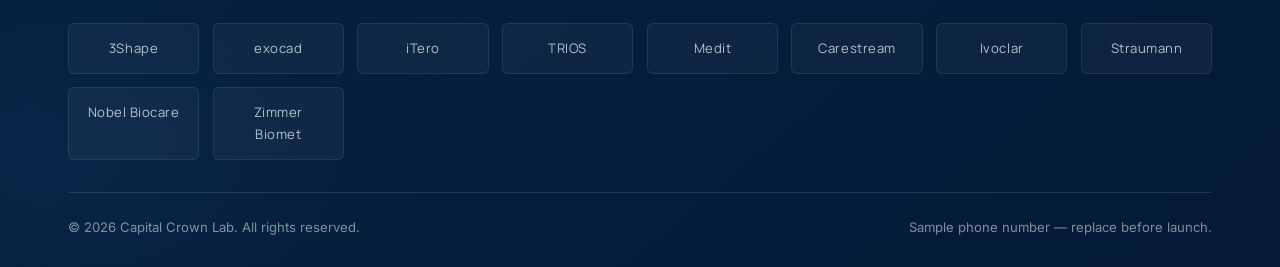
<file: faq.html>
<!DOCTYPE html>
<html lang="en">
<head>
  <meta charset="UTF-8" />
  <meta name="viewport" content="width=device-width, initial-scale=1" />
  <title>Dental Lab FAQ | Turnaround, Materials, Pricing | Capital Crown Lab</title>
  <meta name="description" content="Frequently asked questions for dentists working with Capital Crown Lab: turnaround times, materials, pricing, courier coverage, HIPAA, scanner compatibility, billing terms." />
  <meta name="keywords" content="dental lab turnaround time, dental lab pricing FAQ, zirconia crown turnaround, dental lab HIPAA compliance, dental lab scanner compatibility, dental lab billing terms" />
  <meta name="author" content="Capital Crown Lab" />
  <meta name="robots" content="index, follow, max-snippet:-1, max-image-preview:large" />
  <meta name="theme-color" content="#0B3A6F" />
  <link rel="canonical" href="https://capitalcrownlab.com/faq.html" />

  <meta property="og:type" content="website" />
  <meta property="og:url" content="https://capitalcrownlab.com/faq.html" />
  <meta property="og:site_name" content="Capital Crown Lab" />
  <meta property="og:title" content="Dental Lab FAQ | Turnaround, Materials, Pricing | Capital Crown Lab" />
  <meta property="og:description" content="Frequently asked questions for dentists working with Capital Crown Lab: turnaround times, materials, pricing, courier coverage, HIPAA, scanner compatibility, billing terms." />
  <meta property="og:image" content="https://capitalcrownlab.com/images/og-image.jpeg" />

  <meta name="twitter:card" content="summary_large_image" />
  <meta name="twitter:title" content="Dental Lab FAQ | Turnaround, Materials, Pricing | Capital Crown Lab" />
  <meta name="twitter:description" content="Frequently asked questions for dentists working with Capital Crown Lab: turnaround times, materials, pricing, courier coverage, HIPAA, scanner compatibility, billing terms." />
  <meta name="twitter:image" content="https://capitalcrownlab.com/images/og-image.jpeg" />

  <link rel="icon" type="image/svg+xml" href="data:image/svg+xml,%3Csvg xmlns='http://www.w3.org/2000/svg' viewBox='0 0 64 64'%3E%3Crect width='64' height='64' rx='12' fill='%230B3A6F'/%3E%3Cpath d='M12 44 L12 22 L21 32 L26 12 L32 28 L38 12 L43 32 L52 22 L52 44 Z' fill='%23FFFFFF'/%3E%3Crect x='12' y='46' width='40' height='5' fill='%23C4A24A'/%3E%3C/svg%3E" />

  <link rel="preconnect" href="https://fonts.googleapis.com" />
  <link rel="preconnect" href="https://fonts.gstatic.com" crossorigin />
  <link href="https://fonts.googleapis.com/css2?family=Manrope:wght@500;600;700;800&family=Inter:wght@400;500;600;700&display=swap" rel="stylesheet" />
  <link rel="stylesheet" href="styles.css" />
  
  <script type="application/ld+json">
  {
    "@context": "https://schema.org",
    "@type": "FAQPage",
    "mainEntity": [
      {"@type": "Question", "name": "What is your standard turnaround on crowns and bridges?", "acceptedAnswer": {"@type": "Answer", "text": "Five business days on full-contour zirconia and milled e.max single units. Six on pressed e.max. Seven on PFM and layered zirconia. Bridges add 2-3 business days per additional unit."}},
      {"@type": "Question", "name": "What is your courier coverage area?", "acceptedAnswer": {"@type": "Answer", "text": "Northern Virginia, suburban Maryland, and the District of Columbia. Outer-DMV practices served via overnight courier."}},
      {"@type": "Question", "name": "What are your payment terms?", "acceptedAnswer": {"@type": "Answer", "text": "Introductory accounts pay first case on delivery, Net-15 thereafter. Standing accounts move to Net-30 after the third completed case."}},
      {"@type": "Question", "name": "How do you handle PHI in scan files?", "acceptedAnswer": {"@type": "Answer", "text": "Received through HIPAA-compliant channels and stored encrypted at rest. BAA available at account opening."}}
    ]
  }
  </script>

</head>
<body>

<div class="utility-bar">
  <div class="utility-bar-inner">
    <span class="util-left">
      <svg width="14" height="14" viewBox="0 0 24 24" fill="none" aria-hidden="true"><path d="M12 8v4l3 2" stroke="currentColor" stroke-width="2" stroke-linecap="round" stroke-linejoin="round"/><circle cx="12" cy="12" r="9" stroke="currentColor" stroke-width="2"/></svg>
      Pickup &amp; delivery Mon&ndash;Fri &middot; 8 AM&ndash;6 PM ET &middot; DMV-wide
    </span>
    <span class="util-right">
      <a href="tel:+17035550190" class="util-phone" aria-label="Call Capital Crown Lab">
        <svg width="13" height="13" viewBox="0 0 24 24" fill="none" aria-hidden="true"><path d="M22 16.92v3a2 2 0 0 1-2.18 2 19.8 19.8 0 0 1-8.63-3.07 19.5 19.5 0 0 1-6-6 19.8 19.8 0 0 1-3.07-8.67A2 2 0 0 1 4.11 2h3a2 2 0 0 1 2 1.72c.12.95.34 1.88.66 2.78a2 2 0 0 1-.45 2.11L8.09 9.91a16 16 0 0 0 6 6l1.27-1.27a2 2 0 0 1 2.11-.45c.9.32 1.83.54 2.78.66A2 2 0 0 1 22 16.92Z" stroke="currentColor" stroke-width="2" stroke-linecap="round" stroke-linejoin="round"/></svg>
        (703) 555-0190
      </a>
      <span class="util-sep" aria-hidden="true">|</span>
      <a href="contact.html" class="util-cta">Submit a Case &rarr;</a>
    </span>
  </div>
</div>
<header class="site-header" id="site-header">
  <nav class="nav">
    <a href="index.html" class="nav-logo" aria-label="Capital Crown Lab home">
      <svg viewBox="80 18 440 222" aria-hidden="true">
        <g transform="translate(264,32)">
          <path d="M0 56 L0 22 L14 36 L24 8 L36 30 L48 8 L60 36 L72 22 L72 56 Z" fill="#0B3A6F"/>
          <rect x="0" y="58" width="72" height="6" fill="#C4A24A"/>
        </g>
        <text font-family="Manrope, Inter, system-ui, sans-serif" font-weight="700" letter-spacing="-0.02em" fill="#0B3A6F" font-size="58" text-anchor="middle" x="300" y="170">Capital Crown</text>
        <line x1="240" y1="190" x2="360" y2="190" stroke="#C4A24A" stroke-width="2"/>
        <text font-family="Manrope, Inter, system-ui, sans-serif" font-weight="600" letter-spacing="0.42em" fill="#6B7785" font-size="14" text-anchor="middle" x="300" y="220">DENTAL  &middot;  LABORATORY</text>
      </svg>
    </a>
    <button class="nav-toggle" aria-label="Toggle navigation" onclick="document.getElementById('nav-links').classList.toggle('open')">&#9776;</button>
    <div class="nav-links" id="nav-links">
      <a href="services.html">Services</a>
      <a href="digital-workflow.html">Digital Workflow</a>
      <a href="for-dentists.html">For Dentists</a>
      <a href="about.html">About</a>
      <a href="faq.html">FAQ</a>
      <a href="contact.html" class="btn btn-primary">Submit a Case</a>
    </div>
  </nav>
</header>

<section class="page-hero">
  <div class="container container-narrow text-center">
    <span class="eyebrow">FAQ</span>
    <h1>Practical answers for dentists evaluating a new lab.</h1>
    <p class="lede mt-2">Turnaround, materials, courier, HIPAA, scanner compatibility, and account terms.</p>
  </div>
</section>
<section class="tight">
  <div class="container container-narrow text-center">
    <svg viewBox="0 0 600 120" role="img" aria-label="Frequently asked questions accent" style="width:100%; max-width:560px; height:auto; display:block; margin:0 auto;">
      <defs>
        <linearGradient id="faqGold" x1="0" y1="0" x2="1" y2="0">
          <stop offset="0" stop-color="#C4A24A" stop-opacity="0"/>
          <stop offset="0.5" stop-color="#C4A24A"/>
          <stop offset="1" stop-color="#C4A24A" stop-opacity="0"/>
        </linearGradient>
      </defs>
      <line x1="20" y1="60" x2="240" y2="60" stroke="url(#faqGold)" stroke-width="1.4"/>
      <line x1="360" y1="60" x2="580" y2="60" stroke="url(#faqGold)" stroke-width="1.4"/>
      <g transform="translate(300,60)">
        <circle cx="0" cy="0" r="28" fill="none" stroke="#0B3A6F" stroke-width="1.5"/>
        <circle cx="0" cy="0" r="22" fill="#0B3A6F"/>
        <text x="0" y="6" font-family="Manrope,sans-serif" font-size="22" fill="#C4A24A" font-weight="800" text-anchor="middle">?</text>
        <circle cx="0" cy="0" r="36" fill="none" stroke="#C4A24A" stroke-width="0.7" stroke-dasharray="2 4" opacity="0.6"/>
      </g>
    </svg>
  </div>
</section>

<section>
  <div class="container container-narrow">

    <h2>Turnaround</h2>
    <div class="faq-item">
      <div class="faq-q">What is your standard turnaround on crowns and bridges?</div>
      <div class="faq-a">Five business days on full-contour zirconia and milled e.max single units. Six business days on pressed e.max. Seven business days on PFM and layered zirconia. Bridges add two to three business days per additional unit. Turnaround starts from receipt of complete case, not from submission &mdash; incomplete prescriptions are flagged at intake.</div>
    </div>
    <div class="faq-item">
      <div class="faq-q">Do you offer rush service?</div>
      <div class="faq-a">Yes. Next-business-day rush on supported case types adds 50% to the base fee; two-business-day rush adds 25%. Rush availability depends on day-of capacity; we will confirm at intake.</div>
    </div>
    <div class="faq-item">
      <div class="faq-q">What is the turnaround on dentures?</div>
      <div class="faq-a">Full dentures run three to four weeks across five appointments. Cast-metal partials run three weeks across four appointments. Flexible partials run two to three weeks. Immediate dentures run two weeks. Relines and repairs typically turn around in one to five business days.</div>
    </div>

    <h2 class="mt-4">Materials</h2>
    <div class="faq-item">
      <div class="faq-q">What zirconia do you use?</div>
      <div class="faq-a">Multilayer zirconia blanks with graduated translucency. Posterior cases default to high-strength formulations (~1,200 MPa); anterior cases default to higher-translucency formulations (~850 MPa). We are happy to substitute on request.</div>
    </div>
    <div class="faq-item">
      <div class="faq-q">Pressed e.max or milled e.max?</div>
      <div class="faq-a">Both. Pressed gives the best surface and the most refined finish but adds a day to turnaround. Milled is faster and is the default for posterior single units. We will choose based on the case unless you specify.</div>
    </div>
    <div class="faq-item">
      <div class="faq-q">Are your materials FDA-compliant?</div>
      <div class="faq-a">All ceramics, alloys, acrylics, and resins we use are FDA-cleared for their indicated use. FDA registration of the laboratory itself is in progress as part of our launch compliance work.</div>
    </div>

    <h2 class="mt-4">Coverage</h2>
    <div class="faq-item">
      <div class="faq-q">What is your courier coverage area?</div>
      <div class="faq-a">Northern Virginia (Arlington, Alexandria, Fairfax, Tysons, McLean, Vienna, Falls Church, Reston), suburban Maryland (Bethesda, Rockville, Silver Spring, Chevy Chase), and the District (NW DC, Capitol Hill, downtown). Outer-DMV practices are served via overnight courier; we will confirm at account opening.</div>
    </div>
    <div class="faq-item">
      <div class="faq-q">Do you accept practices outside the DMV?</div>
      <div class="faq-a">Yes, on a digital-first basis. If you can submit cases through a supported scanner, distance does not change the turnaround. We add a flat overnight shipping fee for delivery outside the courier zone.</div>
    </div>

    <h2 class="mt-4">Billing</h2>
    <div class="faq-item">
      <div class="faq-q">What are your payment terms?</div>
      <div class="faq-a">Introductory accounts pay first case on delivery, Net-15 thereafter. Standing accounts move to Net-30 after the third completed case. Volume discounts apply at 15+ cases per month.</div>
    </div>
    <div class="faq-item">
      <div class="faq-q">How do you handle remakes?</div>
      <div class="faq-a">Remakes for margin, contact, or occlusion errors verified at intake are no-charge. Patient-driven changes (color, shape, anatomy) after final delivery are quoted as adjustments at a reduced fee.</div>
    </div>

    <h2 class="mt-4">HIPAA &amp; data</h2>
    <div class="faq-item">
      <div class="faq-q">How do you handle PHI in scan files and prescriptions?</div>
      <div class="faq-a">Scans and prescriptions are received through HIPAA-compliant channels (scanner manufacturer portals like 3Shape Communicate, DDX, MyAligntech, or our case portal) and stored encrypted at rest. Access is limited to the case team. We will sign a BAA at account opening.</div>
    </div>
    <div class="faq-item">
      <div class="faq-q">Do you keep our case files?</div>
      <div class="faq-a">We retain digital case files for seven years to support remakes, replacements, and continuity of care. Files can be deleted on practice request, subject to remake warranty implications.</div>
    </div>

    <h2 class="mt-4">Scanner compatibility</h2>
    <div class="faq-item">
      <div class="faq-q">My scanner is not on your integrations list. Can I still send digitally?</div>
      <div class="faq-a">Yes. If you can export STL/PLY/OBJ from your system you can upload through our case portal alongside the bite scan and a prescription. We will add native integration for your scanner on request &mdash; new integrations typically go live within a business week.</div>
    </div>
  </div>
</section>

<section>
  <div class="container">
    <div class="cta-band">
      <h2>Question not answered?</h2>
      <p>Email cases@capitalcrownlab.com or call (703) 555-0190.</p>
      <div class="btn-row">
        <a href="contact.html" class="btn btn-gold">Open an account</a>
        <a href="for-dentists.html" class="btn btn-ghost">How partnering works</a>
      </div>
    </div>
  </div>
</section>

<footer class="site-footer">
  <div class="container">

    <div class="footer-newsletter">
      <div>
        <span class="news-eyebrow">Lab Notes</span>
        <h3>Dental tech, distilled.</h3>
        <p>Short, useful notes from the bench &mdash; new materials, prep guides, scanner integrations, and case studies. One email a month. No spam.</p>
      </div>
      <form action="https://api.web3forms.com/submit" method="POST" aria-label="Newsletter signup">
        <input type="hidden" name="access_key" value="REPLACE_WITH_WEB3FORMS_KEY"/>
        <input type="hidden" name="subject" value="Lab Notes newsletter signup"/>
        <input type="checkbox" name="botcheck" style="display:none;"/>
        <input type="email" name="email" placeholder="your@practice.com" aria-label="Email address" required/>
        <button type="submit" class="btn btn-gold">Subscribe</button>
      </form>
    </div>

    <div class="footer-grid">
      <div class="footer-brand">
        <div class="brand-mark">
          <svg viewBox="60 20 480 240" aria-hidden="true">
            <g transform="translate(264,32)">
              <path d="M0 56 L0 22 L14 36 L24 8 L36 30 L48 8 L60 36 L72 22 L72 56 Z" fill="#FFFFFF"/>
              <rect x="0" y="58" width="72" height="6" fill="#C4A24A"/>
            </g>
            <text font-family="Manrope, Inter, system-ui, sans-serif" font-weight="700" letter-spacing="-0.02em" fill="#FFFFFF" font-size="58" text-anchor="middle" x="300" y="170">Capital Crown</text>
            <line x1="240" y1="190" x2="360" y2="190" stroke="#C4A24A" stroke-width="2"/>
            <text font-family="Manrope, Inter, system-ui, sans-serif" font-weight="600" letter-spacing="0.42em" fill="rgba(255,255,255,0.75)" font-size="14" text-anchor="middle" x="300" y="218">DENTAL  &middot;  LABORATORY</text>
            <text font-family="Manrope, Inter, system-ui, sans-serif" font-weight="600" letter-spacing="0.28em" fill="rgba(255,255,255,0.55)" font-size="11" text-anchor="middle" x="300" y="244">VIRGINIA  &middot;  MARYLAND  &middot;  DISTRICT OF COLUMBIA</text>
          </svg>
        </div>
        <p>Precision dental restorations, made local. A digital dental laboratory serving Virginia, Maryland, and the District of Columbia.</p>
        <!-- DMV service area mini map -->
        <svg viewBox="0 0 280 110" aria-label="DMV service area" style="margin-top:1rem; width:100%; max-width:260px; height:auto; display:block;">
          <defs>
            <linearGradient id="dmvfill" x1="0" y1="0" x2="0" y2="1">
              <stop offset="0" stop-color="#C4A24A" stop-opacity="0.45"/>
              <stop offset="1" stop-color="#C4A24A" stop-opacity="0.12"/>
            </linearGradient>
          </defs>
          <!-- Stylized DMV outline (VA + MD + DC composite) -->
          <path d="M30 70 Q70 50 110 60 Q140 50 165 55 Q190 45 220 55 L245 90 Q210 100 170 95 Q130 100 90 95 Q50 90 30 80 Z" fill="url(#dmvfill)" stroke="#C4A24A" stroke-width="1.2" opacity="0.95"/>
          <path d="M105 35 Q135 25 170 30 Q200 32 225 25 L235 50 Q205 55 175 52 Q140 50 110 50 Z" fill="rgba(74,144,217,0.22)" stroke="rgba(127,179,229,0.5)" stroke-width="1"/>
          <circle cx="118" cy="65" r="4" fill="#C4A24A" stroke="#FFFFFF" stroke-width="1.2"/>
          <text x="118" y="83" font-family="Manrope, sans-serif" font-size="7" font-weight="700" fill="rgba(255,255,255,0.85)" text-anchor="middle" letter-spacing="0.18em">LAB</text>
          <text x="245" y="22" font-family="Manrope, sans-serif" font-size="7" font-weight="600" fill="rgba(255,255,255,0.55)" text-anchor="end" letter-spacing="0.22em">VA &middot; MD &middot; DC</text>
        </svg>
      </div>
      <div class="footer-col">
        <h4>Services</h4>
        <ul>
          <li><a href="crowns-bridges.html">Crowns &amp; Bridges</a></li>
          <li><a href="dentures.html">Dentures</a></li>
          <li><a href="implants.html">Implant Restorations</a></li>
          <li><a href="services.html">All Services</a></li>
        </ul>
      </div>
      <div class="footer-col">
        <h4>The Lab</h4>
        <ul>
          <li><a href="about.html">About</a></li>
          <li><a href="digital-workflow.html">Digital Workflow</a></li>
          <li><a href="for-dentists.html">For Dentists</a></li>
          <li><a href="faq.html">FAQ</a></li>
        </ul>
      </div>
      <div class="footer-col">
        <h4>Contact</h4>
        <ul>
          <li><a href="mailto:cases@capitalcrownlab.com">cases@capitalcrownlab.com</a></li>
          <li><a href="tel:+17035550190">(703) 555-0190</a></li>
          <li>Northern Virginia &middot; DMV</li>
          <li><a href="contact.html">Submit a case</a></li>
        </ul>
      </div>
    </div>

    <div class="cert-row" aria-label="Certifications and compliance">
      <span class="cert-badge"><svg width="14" height="14" viewBox="0 0 24 24" fill="none" aria-hidden="true"><path d="M12 22s8-4 8-10V5l-8-3-8 3v7c0 6 8 10 8 10Z" stroke="currentColor" stroke-width="2" stroke-linejoin="round"/><path d="m9 12 2 2 4-4" stroke="currentColor" stroke-width="2" stroke-linecap="round" stroke-linejoin="round"/></svg>HIPAA-aware</span>
      <span class="cert-badge"><svg width="14" height="14" viewBox="0 0 24 24" fill="none" aria-hidden="true"><circle cx="12" cy="12" r="9" stroke="currentColor" stroke-width="2"/><path d="M8 12h8M12 8v8" stroke="currentColor" stroke-width="2" stroke-linecap="round"/></svg>FDA registration in progress</span>
      <span class="cert-badge"><svg width="14" height="14" viewBox="0 0 24 24" fill="none" aria-hidden="true"><path d="M4 21V8l8-5 8 5v13M9 21v-7h6v7" stroke="currentColor" stroke-width="2" stroke-linejoin="round"/></svg>NADL pending</span>
      <span class="cert-badge"><svg width="14" height="14" viewBox="0 0 24 24" fill="none" aria-hidden="true"><path d="M6 3v18M6 3h11l-2 4 2 4H6" stroke="currentColor" stroke-width="2" stroke-linecap="round" stroke-linejoin="round"/></svg>Virginia dental lab reg.</span>
      <span class="cert-badge"><svg width="14" height="14" viewBox="0 0 24 24" fill="none" aria-hidden="true"><path d="M3 12a9 9 0 1 0 18 0 9 9 0 0 0-18 0Zm9-9v18M3 12h18" stroke="currentColor" stroke-width="2"/></svg>100% USA manufacturing</span>
    </div>

    <div>
      <h4 style="text-align:center; color:rgba(255,255,255,0.45); font-size:0.74rem; margin-bottom:1rem;">Material &amp; technology partners</h4>
      <div class="partner-grid">
        <span class="partner-tile">3Shape</span>
        <span class="partner-tile">exocad</span>
        <span class="partner-tile">iTero</span>
        <span class="partner-tile">TRIOS</span>
        <span class="partner-tile">Medit</span>
        <span class="partner-tile">Carestream</span>
        <span class="partner-tile">Ivoclar</span>
        <span class="partner-tile">Straumann</span>
        <span class="partner-tile">Nobel Biocare</span>
        <span class="partner-tile">Zimmer Biomet</span>
      </div>
    </div>

    <div class="footer-bottom">
      <span>&copy; 2026 Capital Crown Lab. All rights reserved.</span>
      <span>Sample phone number &mdash; replace before launch.</span>
    </div>
  </div>
</footer>

<script>
  // Sticky header scroll polish
  (function() {
    var h = document.getElementById('site-header');
    if (!h) return;
    function onScroll() {
      if (window.scrollY > 8) h.classList.add('scrolled');
      else h.classList.remove('scrolled');
    }
    window.addEventListener('scroll', onScroll, { passive: true });
    onScroll();
  })();
</script>

</body>
</html>
</file>
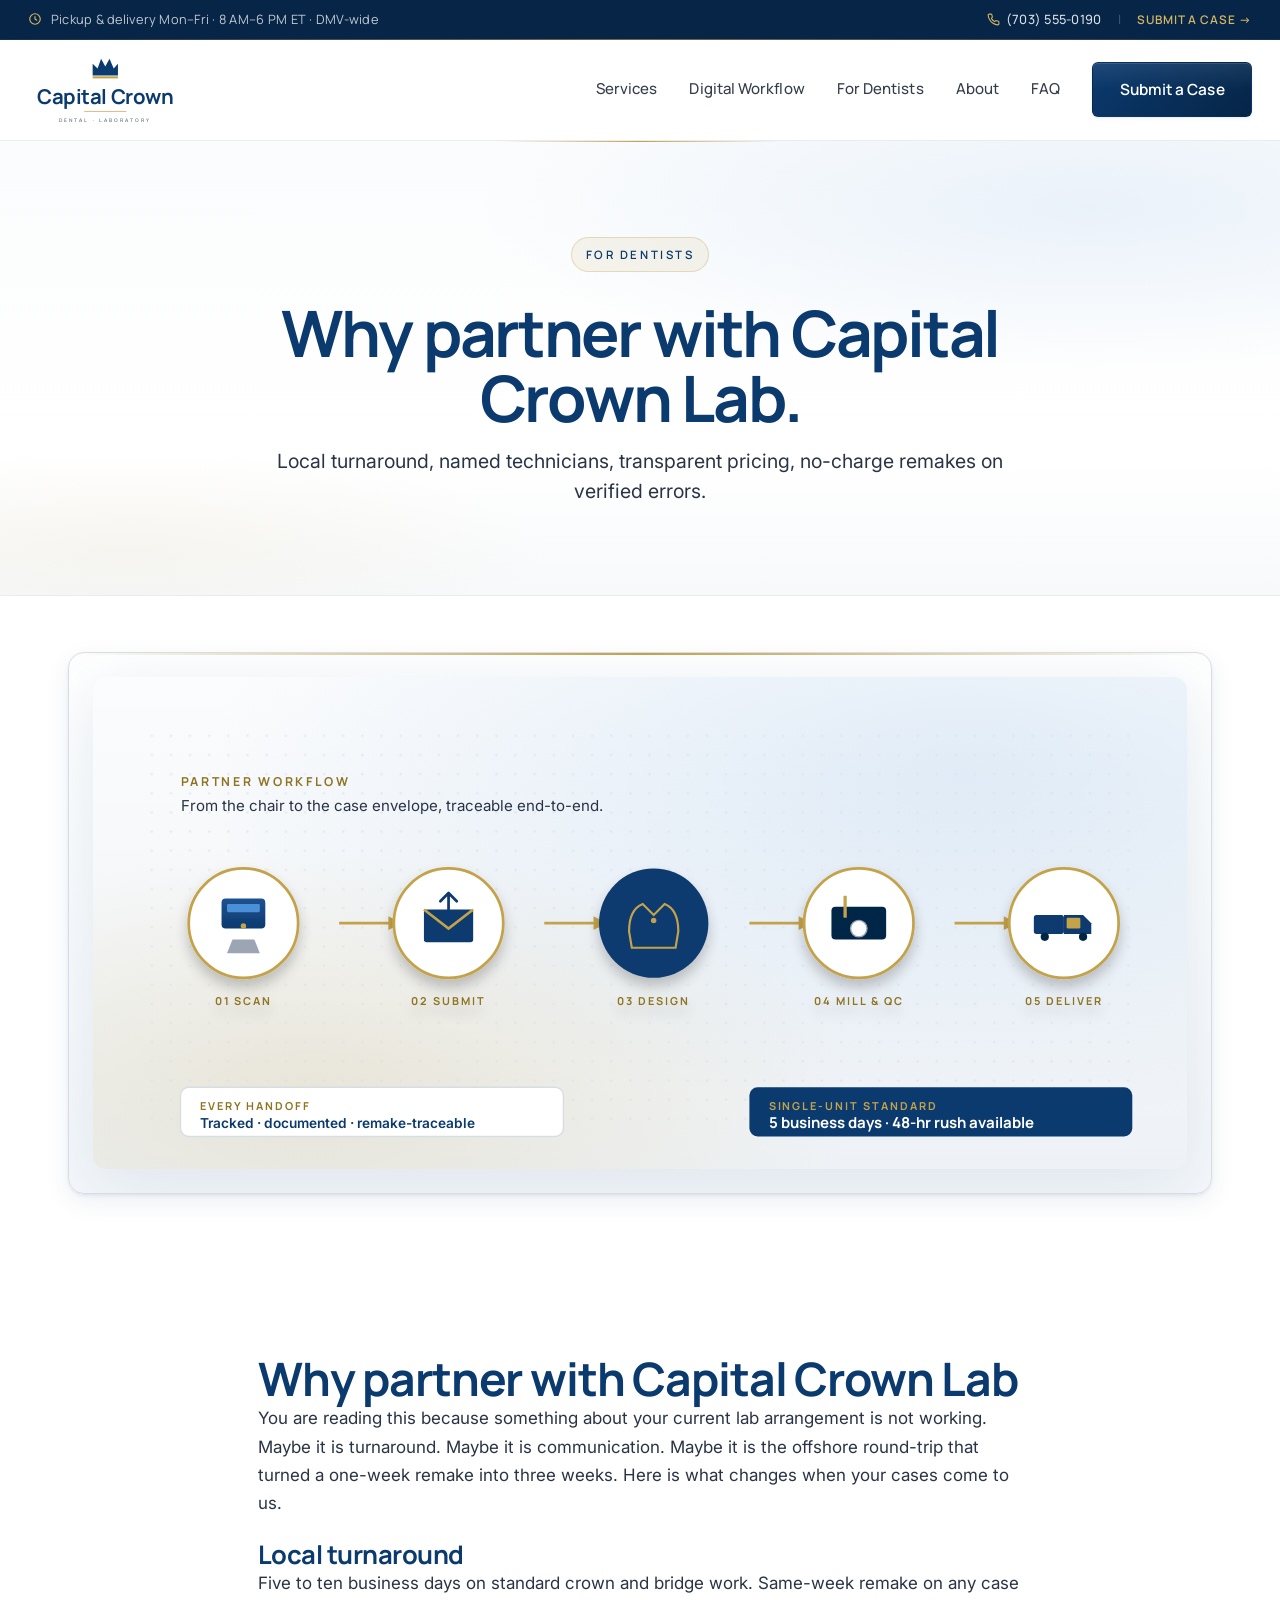
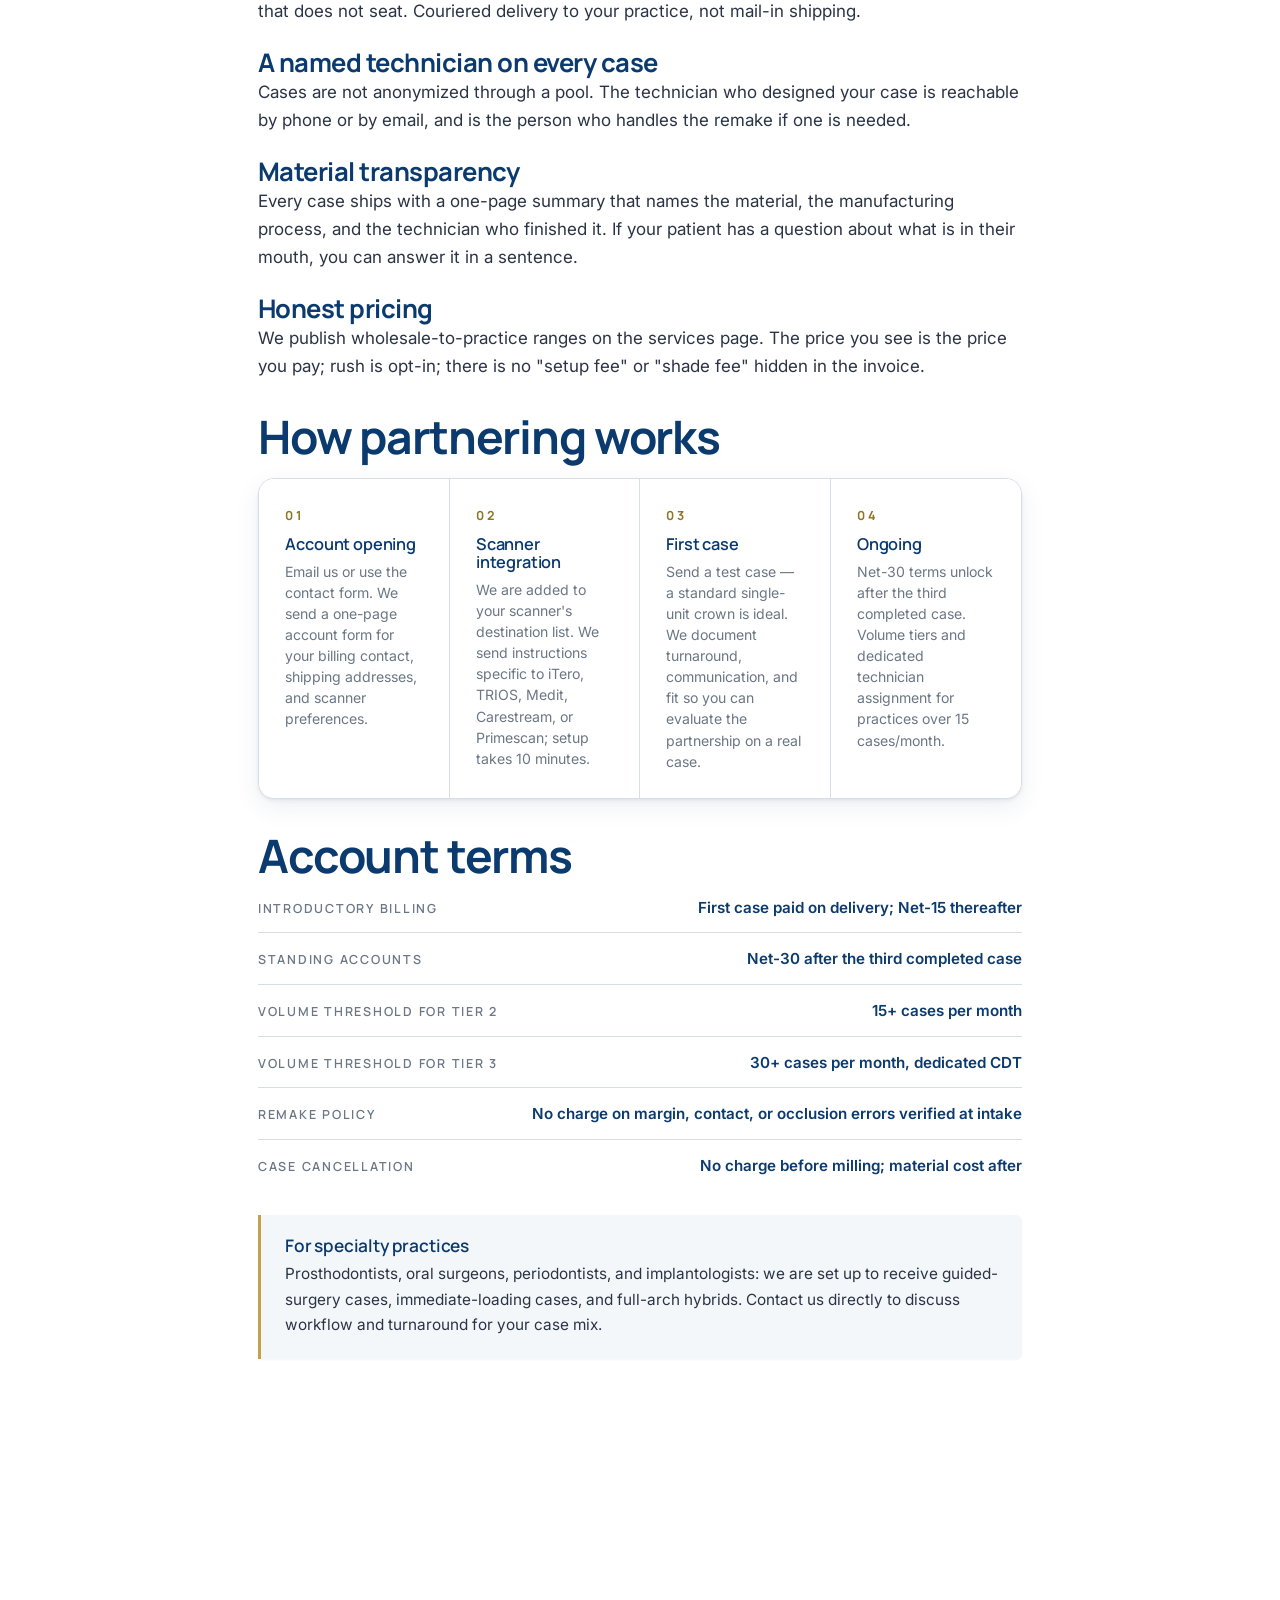
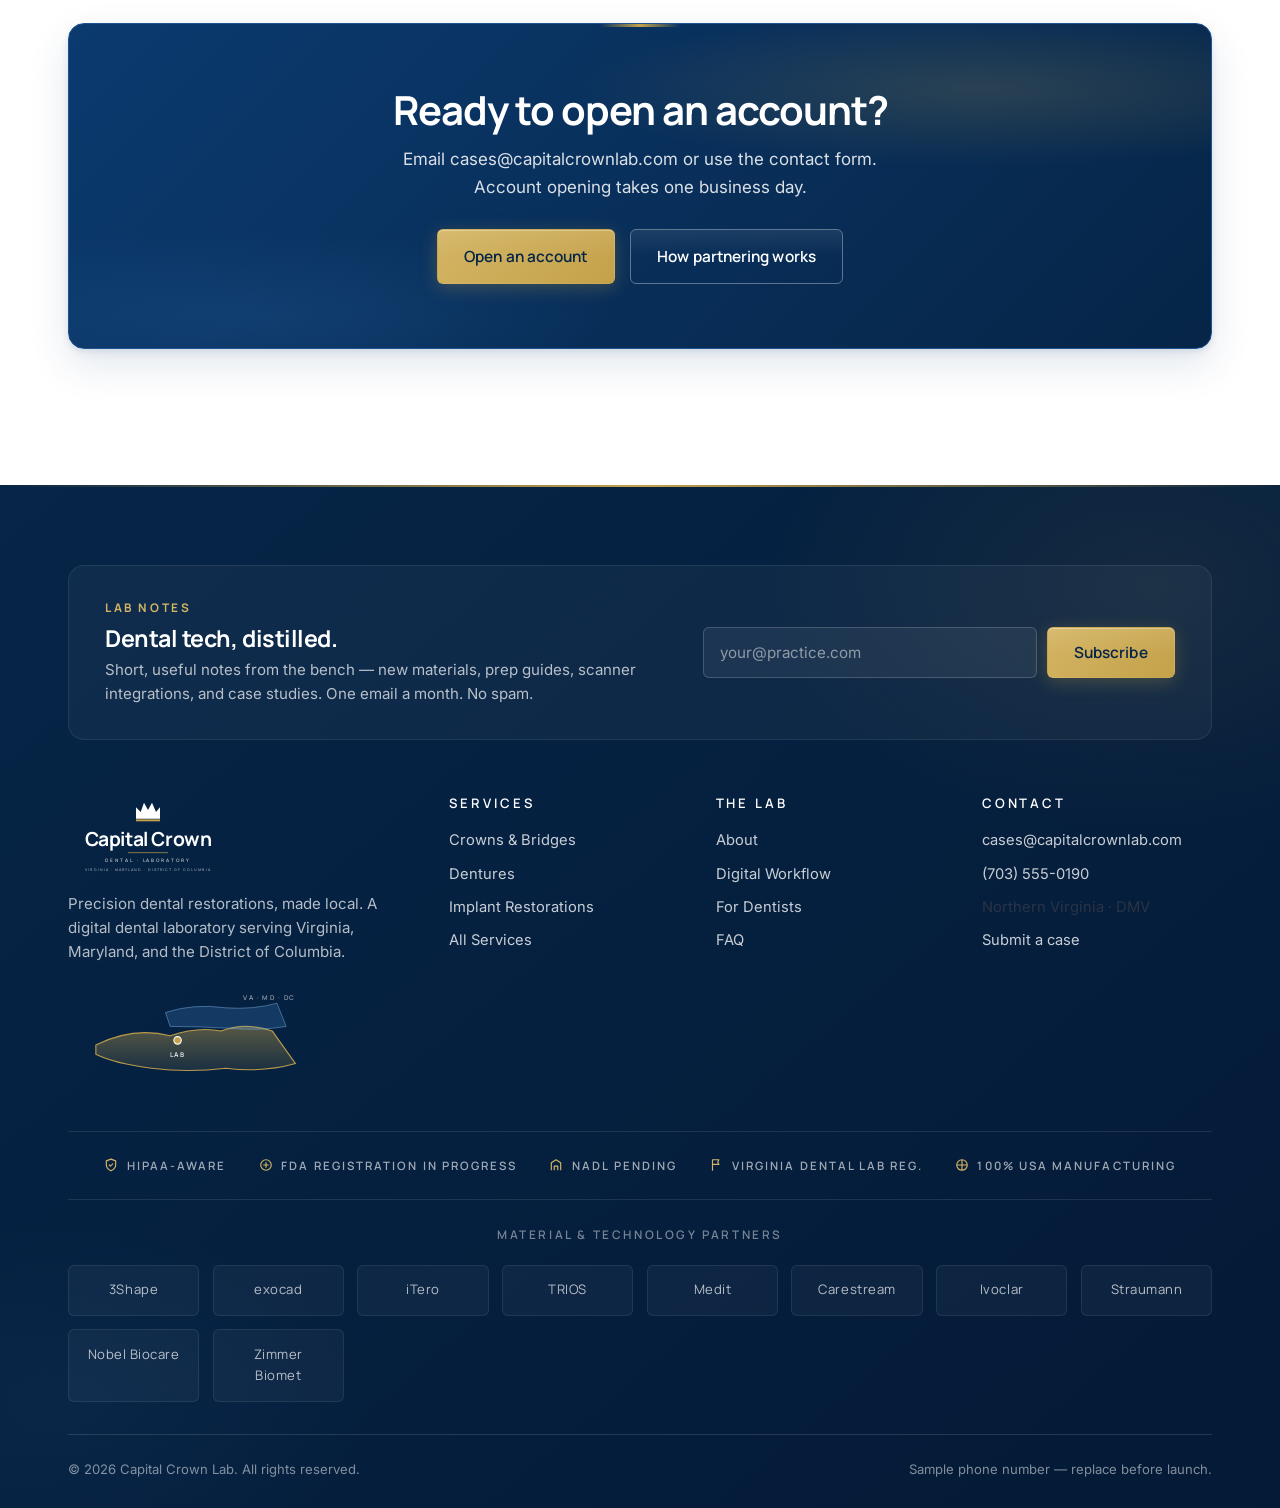
<file: for-dentists.html>
<!DOCTYPE html>
<html lang="en">
<head>
  <meta charset="UTF-8" />
  <meta name="viewport" content="width=device-width, initial-scale=1" />
  <title>For Dentists | B2B Dental Lab Partnership | Capital Crown Lab DMV</title>
  <meta name="description" content="Why DMV dental practices partner with Capital Crown Lab: local turnaround, named technicians on every case, transparent pricing, no-charge remake policy. B2B dental lab in Northern Virginia." />
  <meta name="keywords" content="B2B dental lab DMV, dental lab partnership Virginia, local dental lab Northern Virginia, dental lab account opening, dental lab for general practice DMV" />
  <meta name="author" content="Capital Crown Lab" />
  <meta name="robots" content="index, follow, max-snippet:-1, max-image-preview:large" />
  <meta name="theme-color" content="#0B3A6F" />
  <link rel="canonical" href="https://capitalcrownlab.com/for-dentists.html" />

  <meta property="og:type" content="website" />
  <meta property="og:url" content="https://capitalcrownlab.com/for-dentists.html" />
  <meta property="og:site_name" content="Capital Crown Lab" />
  <meta property="og:title" content="For Dentists | B2B Dental Lab Partnership | Capital Crown Lab DMV" />
  <meta property="og:description" content="Why DMV dental practices partner with Capital Crown Lab: local turnaround, named technicians on every case, transparent pricing, no-charge remake policy. B2B dental lab in Northern Virginia." />
  <meta property="og:image" content="https://capitalcrownlab.com/images/og-image.jpeg" />

  <meta name="twitter:card" content="summary_large_image" />
  <meta name="twitter:title" content="For Dentists | B2B Dental Lab Partnership | Capital Crown Lab DMV" />
  <meta name="twitter:description" content="Why DMV dental practices partner with Capital Crown Lab: local turnaround, named technicians on every case, transparent pricing, no-charge remake policy. B2B dental lab in Northern Virginia." />
  <meta name="twitter:image" content="https://capitalcrownlab.com/images/og-image.jpeg" />

  <link rel="icon" type="image/svg+xml" href="data:image/svg+xml,%3Csvg xmlns='http://www.w3.org/2000/svg' viewBox='0 0 64 64'%3E%3Crect width='64' height='64' rx='12' fill='%230B3A6F'/%3E%3Cpath d='M12 44 L12 22 L21 32 L26 12 L32 28 L38 12 L43 32 L52 22 L52 44 Z' fill='%23FFFFFF'/%3E%3Crect x='12' y='46' width='40' height='5' fill='%23C4A24A'/%3E%3C/svg%3E" />

  <link rel="preconnect" href="https://fonts.googleapis.com" />
  <link rel="preconnect" href="https://fonts.gstatic.com" crossorigin />
  <link href="https://fonts.googleapis.com/css2?family=Manrope:wght@500;600;700;800&family=Inter:wght@400;500;600;700&display=swap" rel="stylesheet" />
  <link rel="stylesheet" href="styles.css" />
  
</head>
<body>

<div class="utility-bar">
  <div class="utility-bar-inner">
    <span class="util-left">
      <svg width="14" height="14" viewBox="0 0 24 24" fill="none" aria-hidden="true"><path d="M12 8v4l3 2" stroke="currentColor" stroke-width="2" stroke-linecap="round" stroke-linejoin="round"/><circle cx="12" cy="12" r="9" stroke="currentColor" stroke-width="2"/></svg>
      Pickup &amp; delivery Mon&ndash;Fri &middot; 8 AM&ndash;6 PM ET &middot; DMV-wide
    </span>
    <span class="util-right">
      <a href="tel:+17035550190" class="util-phone" aria-label="Call Capital Crown Lab">
        <svg width="13" height="13" viewBox="0 0 24 24" fill="none" aria-hidden="true"><path d="M22 16.92v3a2 2 0 0 1-2.18 2 19.8 19.8 0 0 1-8.63-3.07 19.5 19.5 0 0 1-6-6 19.8 19.8 0 0 1-3.07-8.67A2 2 0 0 1 4.11 2h3a2 2 0 0 1 2 1.72c.12.95.34 1.88.66 2.78a2 2 0 0 1-.45 2.11L8.09 9.91a16 16 0 0 0 6 6l1.27-1.27a2 2 0 0 1 2.11-.45c.9.32 1.83.54 2.78.66A2 2 0 0 1 22 16.92Z" stroke="currentColor" stroke-width="2" stroke-linecap="round" stroke-linejoin="round"/></svg>
        (703) 555-0190
      </a>
      <span class="util-sep" aria-hidden="true">|</span>
      <a href="contact.html" class="util-cta">Submit a Case &rarr;</a>
    </span>
  </div>
</div>
<header class="site-header" id="site-header">
  <nav class="nav">
    <a href="index.html" class="nav-logo" aria-label="Capital Crown Lab home">
      <svg viewBox="80 18 440 222" aria-hidden="true">
        <g transform="translate(264,32)">
          <path d="M0 56 L0 22 L14 36 L24 8 L36 30 L48 8 L60 36 L72 22 L72 56 Z" fill="#0B3A6F"/>
          <rect x="0" y="58" width="72" height="6" fill="#C4A24A"/>
        </g>
        <text font-family="Manrope, Inter, system-ui, sans-serif" font-weight="700" letter-spacing="-0.02em" fill="#0B3A6F" font-size="58" text-anchor="middle" x="300" y="170">Capital Crown</text>
        <line x1="240" y1="190" x2="360" y2="190" stroke="#C4A24A" stroke-width="2"/>
        <text font-family="Manrope, Inter, system-ui, sans-serif" font-weight="600" letter-spacing="0.42em" fill="#6B7785" font-size="14" text-anchor="middle" x="300" y="220">DENTAL  &middot;  LABORATORY</text>
      </svg>
    </a>
    <button class="nav-toggle" aria-label="Toggle navigation" onclick="document.getElementById('nav-links').classList.toggle('open')">&#9776;</button>
    <div class="nav-links" id="nav-links">
      <a href="services.html">Services</a>
      <a href="digital-workflow.html">Digital Workflow</a>
      <a href="for-dentists.html">For Dentists</a>
      <a href="about.html">About</a>
      <a href="faq.html">FAQ</a>
      <a href="contact.html" class="btn btn-primary">Submit a Case</a>
    </div>
  </nav>
</header>

<section class="page-hero">
  <div class="container container-narrow text-center">
    <span class="eyebrow">For dentists</span>
    <h1>Why partner with Capital Crown Lab.</h1>
    <p class="lede mt-2">Local turnaround, named technicians, transparent pricing, no-charge remakes on verified errors.</p>
  </div>
</section>
<section class="tight">
  <div class="container">
    <div class="illo-wrap">
      <svg class="illo" viewBox="0 0 800 360" role="img" aria-label="Practice partnership workflow pipeline">
        
<defs>
  <linearGradient id="bgPanel" x1="0" y1="0" x2="0" y2="1">
    <stop offset="0" stop-color="#FBFCFD"/><stop offset="1" stop-color="#EEF2F6"/>
  </linearGradient>
  <linearGradient id="navyGrad" x1="0" y1="0" x2="0" y2="1">
    <stop offset="0" stop-color="#1F5290"/><stop offset="1" stop-color="#0B3A6F"/>
  </linearGradient>
  <linearGradient id="goldGrad" x1="0" y1="0" x2="1" y2="0">
    <stop offset="0" stop-color="#C4A24A" stop-opacity="0"/>
    <stop offset="0.5" stop-color="#C4A24A"/>
    <stop offset="1" stop-color="#C4A24A" stop-opacity="0"/>
  </linearGradient>
  <linearGradient id="ceramicGrad" x1="0" y1="0" x2="0" y2="1">
    <stop offset="0" stop-color="#FFFFFF"/><stop offset="0.5" stop-color="#F4F7FA"/><stop offset="1" stop-color="#D7DDE5"/>
  </linearGradient>
  <radialGradient id="glowBg" cx="0.8" cy="0.2" r="0.7">
    <stop offset="0" stop-color="#4A90D9" stop-opacity="0.14"/>
    <stop offset="1" stop-color="#4A90D9" stop-opacity="0"/>
  </radialGradient>
  <radialGradient id="goldGlowBg" cx="0.2" cy="0.85" r="0.5">
    <stop offset="0" stop-color="#C4A24A" stop-opacity="0.18"/>
    <stop offset="1" stop-color="#C4A24A" stop-opacity="0"/>
  </radialGradient>
  <pattern id="dotgrid2" width="14" height="14" patternUnits="userSpaceOnUse">
    <circle cx="1" cy="1" r="0.9" fill="#D7DDE5"/>
  </pattern>
  <filter id="softShadow2" x="-20%" y="-20%" width="140%" height="140%">
    <feGaussianBlur in="SourceAlpha" stdDeviation="5"/>
    <feOffset dx="0" dy="6" result="off"/>
    <feComponentTransfer><feFuncA type="linear" slope="0.22"/></feComponentTransfer>
    <feMerge><feMergeNode/><feMergeNode in="SourceGraphic"/></feMerge>
  </filter>
</defs>

        <rect width="800" height="360" fill="url(#bgPanel)" rx="10"/>
        <rect width="800" height="360" fill="url(#glowBg)" rx="10"/>
        <rect width="800" height="360" fill="url(#goldGlowBg)" rx="10"/>
        <rect x="32" y="32" width="736" height="296" fill="url(#dotgrid2)" opacity="0.55" rx="8"/>
        <line x1="32" y1="22" x2="768" y2="22" stroke="url(#goldGrad)" stroke-width="1.4"/>
        
<!-- 5 pipeline nodes connected with gold arrows -->
<g font-family="Manrope,sans-serif" font-size="8" font-weight="700" letter-spacing="0.18em">

<!-- 01 Scan -->
<g transform="translate(110,180)" filter="url(#softShadow2)">
  <circle cx="0" cy="0" r="40" fill="#FFFFFF" stroke="#C4A24A" stroke-width="2"/>
  <!-- mouth/scanner icon -->
  <rect x="-16" y="-18" width="32" height="22" rx="3" fill="url(#navyGrad)"/>
  <rect x="-12" y="-14" width="24" height="6" rx="1" fill="#4A90D9"/>
  <circle cx="0" cy="2" r="2" fill="#C4A24A"/>
  <path d="M-8 12 L-12 22 L12 22 L8 12" fill="#9BA5B4"/>
  <text x="0" y="60" fill="#8E7423" text-anchor="middle">01 SCAN</text>
</g>
<g transform="translate(180,180)">
  <line x1="0" y1="0" x2="40" y2="0" stroke="#C4A24A" stroke-width="2"/>
  <path d="M36 -5 L46 0 L36 5" fill="#C4A24A"/>
</g>

<!-- 02 Submit -->
<g transform="translate(260,180)" filter="url(#softShadow2)">
  <circle cx="0" cy="0" r="40" fill="#FFFFFF" stroke="#C4A24A" stroke-width="2"/>
  <!-- envelope/upload -->
  <rect x="-18" y="-10" width="36" height="24" rx="2" fill="#0B3A6F"/>
  <path d="M-18 -10 L0 4 L18 -10" fill="none" stroke="#C4A24A" stroke-width="2"/>
  <path d="M0 -22 V-6 M-6 -16 L0 -22 L6 -16" fill="none" stroke="#0B3A6F" stroke-width="2" stroke-linecap="round" stroke-linejoin="round"/>
  <text x="0" y="60" fill="#8E7423" text-anchor="middle">02 SUBMIT</text>
</g>
<g transform="translate(330,180)">
  <line x1="0" y1="0" x2="40" y2="0" stroke="#C4A24A" stroke-width="2"/>
  <path d="M36 -5 L46 0 L36 5" fill="#C4A24A"/>
</g>

<!-- 03 CAD -->
<g transform="translate(410,180)" filter="url(#softShadow2)">
  <circle cx="0" cy="0" r="40" fill="#0B3A6F"/>
  <!-- crown design -->
  <path d="M-18 6 Q-18 -10 -8 -14 L0 -6 L8 -14 Q18 -10 18 6 L16 18 L-16 18 Z" fill="none" stroke="#C4A24A" stroke-width="1.6"/>
  <circle cx="0" cy="-2" r="2" fill="#C4A24A"/>
  <text x="0" y="60" fill="#8E7423" text-anchor="middle">03 DESIGN</text>
</g>
<g transform="translate(480,180)">
  <line x1="0" y1="0" x2="40" y2="0" stroke="#C4A24A" stroke-width="2"/>
  <path d="M36 -5 L46 0 L36 5" fill="#C4A24A"/>
</g>

<!-- 04 Manufacture -->
<g transform="translate(560,180)" filter="url(#softShadow2)">
  <circle cx="0" cy="0" r="40" fill="#FFFFFF" stroke="#C4A24A" stroke-width="2"/>
  <!-- mill icon -->
  <rect x="-20" y="-12" width="40" height="24" rx="3" fill="#062547"/>
  <line x1="-10" y1="-20" x2="-10" y2="-4" stroke="#C4A24A" stroke-width="2.4"/>
  <circle cx="0" cy="4" r="6" fill="#FBFCFD" stroke="#9BA5B4" stroke-width="1"/>
  <text x="0" y="60" fill="#8E7423" text-anchor="middle">04 MILL &amp; QC</text>
</g>
<g transform="translate(630,180)">
  <line x1="0" y1="0" x2="40" y2="0" stroke="#C4A24A" stroke-width="2"/>
  <path d="M36 -5 L46 0 L36 5" fill="#C4A24A"/>
</g>

<!-- 05 Deliver -->
<g transform="translate(710,180)" filter="url(#softShadow2)">
  <circle cx="0" cy="0" r="40" fill="#FFFFFF" stroke="#C4A24A" stroke-width="2"/>
  <!-- truck icon -->
  <rect x="-22" y="-6" width="22" height="14" rx="2" fill="#0B3A6F"/>
  <path d="M0 -6 L14 -6 L20 0 L20 8 L0 8 Z" fill="#0B3A6F"/>
  <rect x="2" y="-4" width="10" height="8" rx="1" fill="#C4A24A"/>
  <circle cx="-14" cy="10" r="3" fill="#062547"/>
  <circle cx="14" cy="10" r="3" fill="#062547"/>
  <text x="0" y="60" fill="#8E7423" text-anchor="middle">05 DELIVER</text>
</g>

</g>

<!-- top header -->
<g transform="translate(64,80)">
  <text font-family="Manrope,sans-serif" font-size="9" fill="#8E7423" font-weight="700" letter-spacing="0.22em">PARTNER WORKFLOW</text>
  <text y="18" font-family="Inter,sans-serif" font-size="11" fill="#2A3445">From the chair to the case envelope, traceable end-to-end.</text>
</g>

<!-- bottom chips -->
<g transform="translate(64,300)">
  <rect width="280" height="36" rx="6" fill="#FFFFFF" stroke="#D7DDE5"/>
  <text x="14" y="17" font-family="Manrope,sans-serif" font-size="8" fill="#8E7423" font-weight="700" letter-spacing="0.18em">EVERY HANDOFF</text>
  <text x="14" y="30" font-family="Inter,sans-serif" font-size="10" fill="#0B3A6F" font-weight="600">Tracked &middot; documented &middot; remake-traceable</text>
</g>
<g transform="translate(480,300)">
  <rect width="280" height="36" rx="6" fill="#0B3A6F"/>
  <text x="14" y="17" font-family="Manrope,sans-serif" font-size="8" fill="#C4A24A" font-weight="700" letter-spacing="0.18em">SINGLE-UNIT STANDARD</text>
  <text x="14" y="30" font-family="Manrope,sans-serif" font-size="11" fill="#FFFFFF" font-weight="700">5 business days &middot; 48-hr rush available</text>
</g>

      </svg>
    </div>
  </div>
</section>

<section>
  <div class="container container-narrow">
    <h2>Why partner with Capital Crown Lab</h2>
    <p>You are reading this because something about your current lab arrangement is not working. Maybe it is turnaround. Maybe it is communication. Maybe it is the offshore round-trip that turned a one-week remake into three weeks. Here is what changes when your cases come to us.</p>

    <h3 class="mt-3">Local turnaround</h3>
    <p>Five to ten business days on standard crown and bridge work. Same-week remake on any case that does not seat. Couriered delivery to your practice, not mail-in shipping.</p>

    <h3 class="mt-3">A named technician on every case</h3>
    <p>Cases are not anonymized through a pool. The technician who designed your case is reachable by phone or by email, and is the person who handles the remake if one is needed.</p>

    <h3 class="mt-3">Material transparency</h3>
    <p>Every case ships with a one-page summary that names the material, the manufacturing process, and the technician who finished it. If your patient has a question about what is in their mouth, you can answer it in a sentence.</p>

    <h3 class="mt-3">Honest pricing</h3>
    <p>We publish wholesale-to-practice ranges on the services page. The price you see is the price you pay; rush is opt-in; there is no "setup fee" or "shade fee" hidden in the invoice.</p>

    <h2 class="mt-4">How partnering works</h2>
    <div class="workflow mt-2">
      <div class="workflow-step">
        <div class="step-num">01</div>
        <h4>Account opening</h4>
        <p>Email us or use the contact form. We send a one-page account form for your billing contact, shipping addresses, and scanner preferences.</p>
      </div>
      <div class="workflow-step">
        <div class="step-num">02</div>
        <h4>Scanner integration</h4>
        <p>We are added to your scanner's destination list. We send instructions specific to iTero, TRIOS, Medit, Carestream, or Primescan; setup takes 10 minutes.</p>
      </div>
      <div class="workflow-step">
        <div class="step-num">03</div>
        <h4>First case</h4>
        <p>Send a test case &mdash; a standard single-unit crown is ideal. We document turnaround, communication, and fit so you can evaluate the partnership on a real case.</p>
      </div>
      <div class="workflow-step">
        <div class="step-num">04</div>
        <h4>Ongoing</h4>
        <p>Net-30 terms unlock after the third completed case. Volume tiers and dedicated technician assignment for practices over 15 cases/month.</p>
      </div>
    </div>

    <h2 class="mt-4">Account terms</h2>
    <ul class="spec-list">
      <li><span class="label">Introductory billing</span><span class="value">First case paid on delivery; Net-15 thereafter</span></li>
      <li><span class="label">Standing accounts</span><span class="value">Net-30 after the third completed case</span></li>
      <li><span class="label">Volume threshold for tier 2</span><span class="value">15+ cases per month</span></li>
      <li><span class="label">Volume threshold for tier 3</span><span class="value">30+ cases per month, dedicated CDT</span></li>
      <li><span class="label">Remake policy</span><span class="value">No charge on margin, contact, or occlusion errors verified at intake</span></li>
      <li><span class="label">Case cancellation</span><span class="value">No charge before milling; material cost after</span></li>
    </ul>

    <div class="callout mt-3">
      <h4>For specialty practices</h4>
      <p>Prosthodontists, oral surgeons, periodontists, and implantologists: we are set up to receive guided-surgery cases, immediate-loading cases, and full-arch hybrids. Contact us directly to discuss workflow and turnaround for your case mix.</p>
    </div>
  </div>
</section>

<section>
  <div class="container">
    <div class="cta-band">
      <h2>Ready to open an account?</h2>
      <p>Email cases@capitalcrownlab.com or use the contact form. Account opening takes one business day.</p>
      <div class="btn-row">
        <a href="contact.html" class="btn btn-gold">Open an account</a>
        <a href="for-dentists.html" class="btn btn-ghost">How partnering works</a>
      </div>
    </div>
  </div>
</section>

<footer class="site-footer">
  <div class="container">

    <div class="footer-newsletter">
      <div>
        <span class="news-eyebrow">Lab Notes</span>
        <h3>Dental tech, distilled.</h3>
        <p>Short, useful notes from the bench &mdash; new materials, prep guides, scanner integrations, and case studies. One email a month. No spam.</p>
      </div>
      <form action="https://api.web3forms.com/submit" method="POST" aria-label="Newsletter signup">
        <input type="hidden" name="access_key" value="REPLACE_WITH_WEB3FORMS_KEY"/>
        <input type="hidden" name="subject" value="Lab Notes newsletter signup"/>
        <input type="checkbox" name="botcheck" style="display:none;"/>
        <input type="email" name="email" placeholder="your@practice.com" aria-label="Email address" required/>
        <button type="submit" class="btn btn-gold">Subscribe</button>
      </form>
    </div>

    <div class="footer-grid">
      <div class="footer-brand">
        <div class="brand-mark">
          <svg viewBox="60 20 480 240" aria-hidden="true">
            <g transform="translate(264,32)">
              <path d="M0 56 L0 22 L14 36 L24 8 L36 30 L48 8 L60 36 L72 22 L72 56 Z" fill="#FFFFFF"/>
              <rect x="0" y="58" width="72" height="6" fill="#C4A24A"/>
            </g>
            <text font-family="Manrope, Inter, system-ui, sans-serif" font-weight="700" letter-spacing="-0.02em" fill="#FFFFFF" font-size="58" text-anchor="middle" x="300" y="170">Capital Crown</text>
            <line x1="240" y1="190" x2="360" y2="190" stroke="#C4A24A" stroke-width="2"/>
            <text font-family="Manrope, Inter, system-ui, sans-serif" font-weight="600" letter-spacing="0.42em" fill="rgba(255,255,255,0.75)" font-size="14" text-anchor="middle" x="300" y="218">DENTAL  &middot;  LABORATORY</text>
            <text font-family="Manrope, Inter, system-ui, sans-serif" font-weight="600" letter-spacing="0.28em" fill="rgba(255,255,255,0.55)" font-size="11" text-anchor="middle" x="300" y="244">VIRGINIA  &middot;  MARYLAND  &middot;  DISTRICT OF COLUMBIA</text>
          </svg>
        </div>
        <p>Precision dental restorations, made local. A digital dental laboratory serving Virginia, Maryland, and the District of Columbia.</p>
        <!-- DMV service area mini map -->
        <svg viewBox="0 0 280 110" aria-label="DMV service area" style="margin-top:1rem; width:100%; max-width:260px; height:auto; display:block;">
          <defs>
            <linearGradient id="dmvfill" x1="0" y1="0" x2="0" y2="1">
              <stop offset="0" stop-color="#C4A24A" stop-opacity="0.45"/>
              <stop offset="1" stop-color="#C4A24A" stop-opacity="0.12"/>
            </linearGradient>
          </defs>
          <!-- Stylized DMV outline (VA + MD + DC composite) -->
          <path d="M30 70 Q70 50 110 60 Q140 50 165 55 Q190 45 220 55 L245 90 Q210 100 170 95 Q130 100 90 95 Q50 90 30 80 Z" fill="url(#dmvfill)" stroke="#C4A24A" stroke-width="1.2" opacity="0.95"/>
          <path d="M105 35 Q135 25 170 30 Q200 32 225 25 L235 50 Q205 55 175 52 Q140 50 110 50 Z" fill="rgba(74,144,217,0.22)" stroke="rgba(127,179,229,0.5)" stroke-width="1"/>
          <circle cx="118" cy="65" r="4" fill="#C4A24A" stroke="#FFFFFF" stroke-width="1.2"/>
          <text x="118" y="83" font-family="Manrope, sans-serif" font-size="7" font-weight="700" fill="rgba(255,255,255,0.85)" text-anchor="middle" letter-spacing="0.18em">LAB</text>
          <text x="245" y="22" font-family="Manrope, sans-serif" font-size="7" font-weight="600" fill="rgba(255,255,255,0.55)" text-anchor="end" letter-spacing="0.22em">VA &middot; MD &middot; DC</text>
        </svg>
      </div>
      <div class="footer-col">
        <h4>Services</h4>
        <ul>
          <li><a href="crowns-bridges.html">Crowns &amp; Bridges</a></li>
          <li><a href="dentures.html">Dentures</a></li>
          <li><a href="implants.html">Implant Restorations</a></li>
          <li><a href="services.html">All Services</a></li>
        </ul>
      </div>
      <div class="footer-col">
        <h4>The Lab</h4>
        <ul>
          <li><a href="about.html">About</a></li>
          <li><a href="digital-workflow.html">Digital Workflow</a></li>
          <li><a href="for-dentists.html">For Dentists</a></li>
          <li><a href="faq.html">FAQ</a></li>
        </ul>
      </div>
      <div class="footer-col">
        <h4>Contact</h4>
        <ul>
          <li><a href="mailto:cases@capitalcrownlab.com">cases@capitalcrownlab.com</a></li>
          <li><a href="tel:+17035550190">(703) 555-0190</a></li>
          <li>Northern Virginia &middot; DMV</li>
          <li><a href="contact.html">Submit a case</a></li>
        </ul>
      </div>
    </div>

    <div class="cert-row" aria-label="Certifications and compliance">
      <span class="cert-badge"><svg width="14" height="14" viewBox="0 0 24 24" fill="none" aria-hidden="true"><path d="M12 22s8-4 8-10V5l-8-3-8 3v7c0 6 8 10 8 10Z" stroke="currentColor" stroke-width="2" stroke-linejoin="round"/><path d="m9 12 2 2 4-4" stroke="currentColor" stroke-width="2" stroke-linecap="round" stroke-linejoin="round"/></svg>HIPAA-aware</span>
      <span class="cert-badge"><svg width="14" height="14" viewBox="0 0 24 24" fill="none" aria-hidden="true"><circle cx="12" cy="12" r="9" stroke="currentColor" stroke-width="2"/><path d="M8 12h8M12 8v8" stroke="currentColor" stroke-width="2" stroke-linecap="round"/></svg>FDA registration in progress</span>
      <span class="cert-badge"><svg width="14" height="14" viewBox="0 0 24 24" fill="none" aria-hidden="true"><path d="M4 21V8l8-5 8 5v13M9 21v-7h6v7" stroke="currentColor" stroke-width="2" stroke-linejoin="round"/></svg>NADL pending</span>
      <span class="cert-badge"><svg width="14" height="14" viewBox="0 0 24 24" fill="none" aria-hidden="true"><path d="M6 3v18M6 3h11l-2 4 2 4H6" stroke="currentColor" stroke-width="2" stroke-linecap="round" stroke-linejoin="round"/></svg>Virginia dental lab reg.</span>
      <span class="cert-badge"><svg width="14" height="14" viewBox="0 0 24 24" fill="none" aria-hidden="true"><path d="M3 12a9 9 0 1 0 18 0 9 9 0 0 0-18 0Zm9-9v18M3 12h18" stroke="currentColor" stroke-width="2"/></svg>100% USA manufacturing</span>
    </div>

    <div>
      <h4 style="text-align:center; color:rgba(255,255,255,0.45); font-size:0.74rem; margin-bottom:1rem;">Material &amp; technology partners</h4>
      <div class="partner-grid">
        <span class="partner-tile">3Shape</span>
        <span class="partner-tile">exocad</span>
        <span class="partner-tile">iTero</span>
        <span class="partner-tile">TRIOS</span>
        <span class="partner-tile">Medit</span>
        <span class="partner-tile">Carestream</span>
        <span class="partner-tile">Ivoclar</span>
        <span class="partner-tile">Straumann</span>
        <span class="partner-tile">Nobel Biocare</span>
        <span class="partner-tile">Zimmer Biomet</span>
      </div>
    </div>

    <div class="footer-bottom">
      <span>&copy; 2026 Capital Crown Lab. All rights reserved.</span>
      <span>Sample phone number &mdash; replace before launch.</span>
    </div>
  </div>
</footer>

<script>
  // Sticky header scroll polish
  (function() {
    var h = document.getElementById('site-header');
    if (!h) return;
    function onScroll() {
      if (window.scrollY > 8) h.classList.add('scrolled');
      else h.classList.remove('scrolled');
    }
    window.addEventListener('scroll', onScroll, { passive: true });
    onScroll();
  })();
</script>

</body>
</html>
</file>
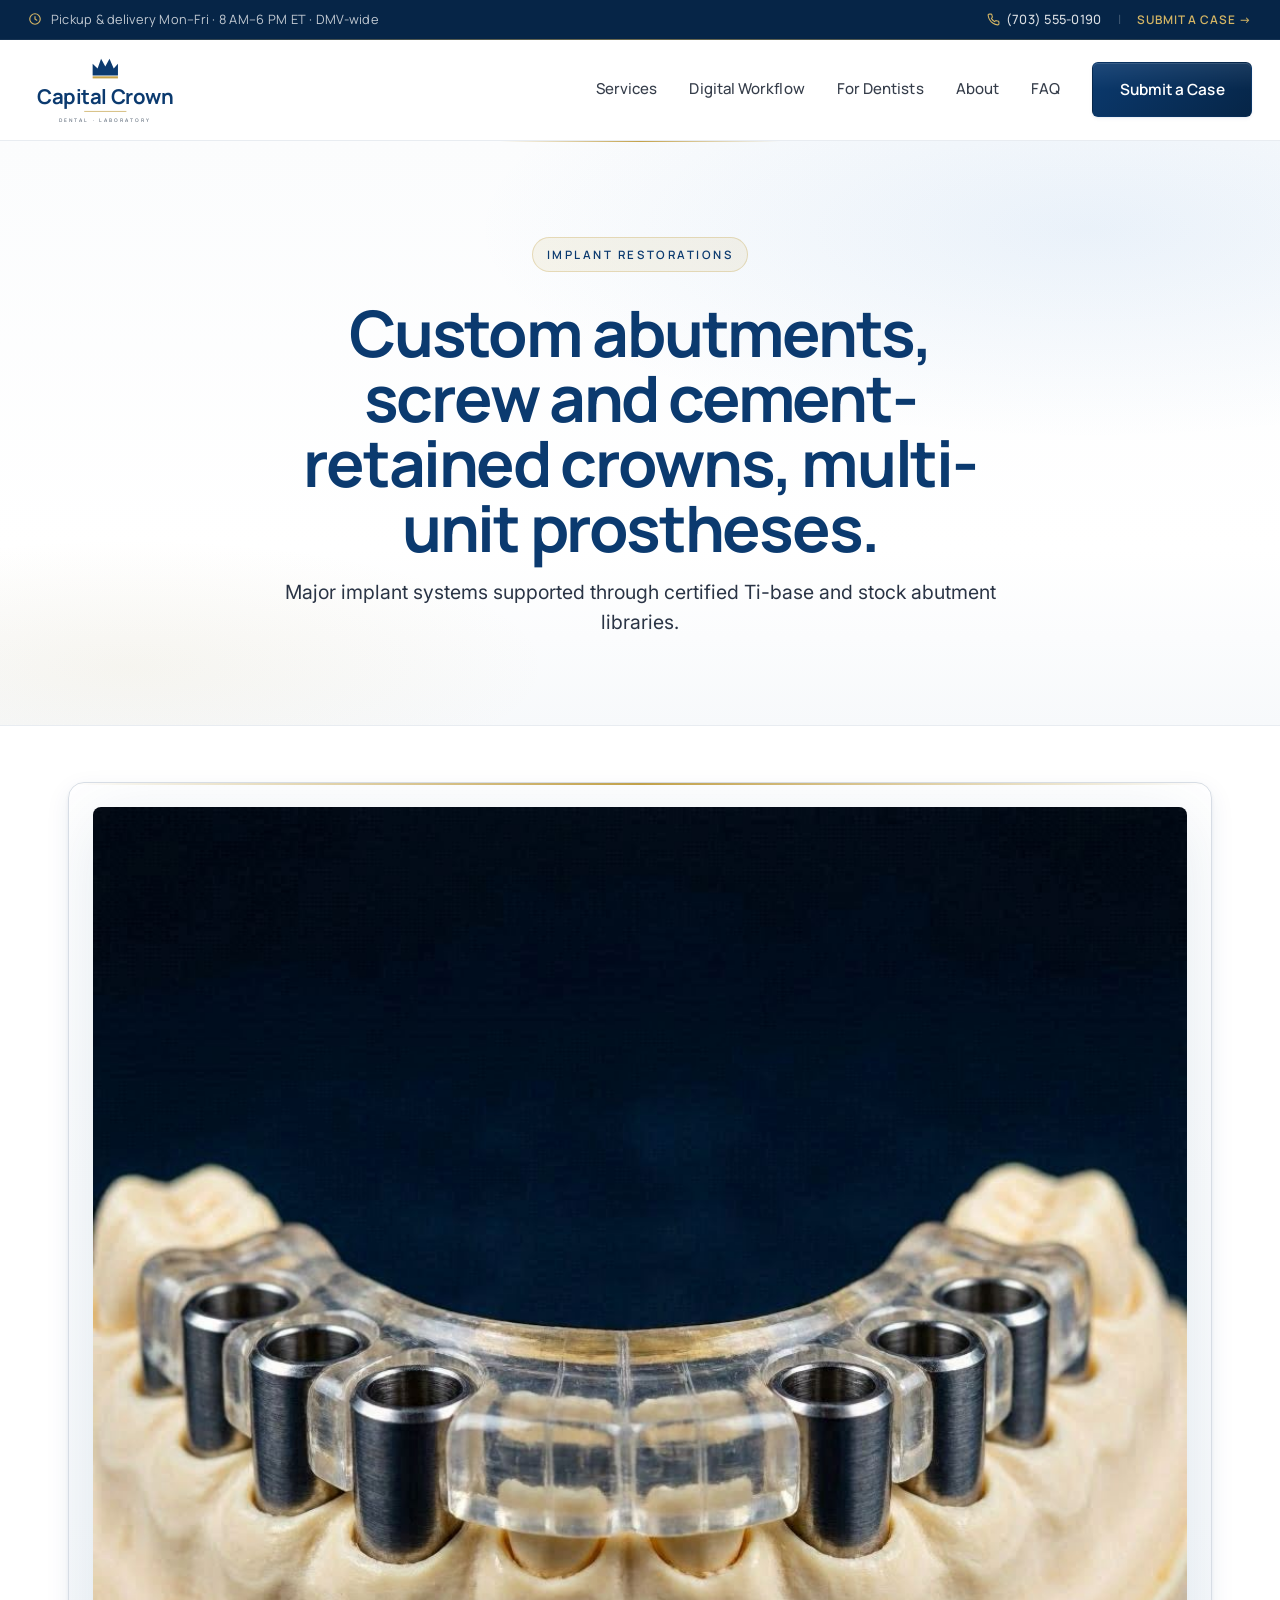
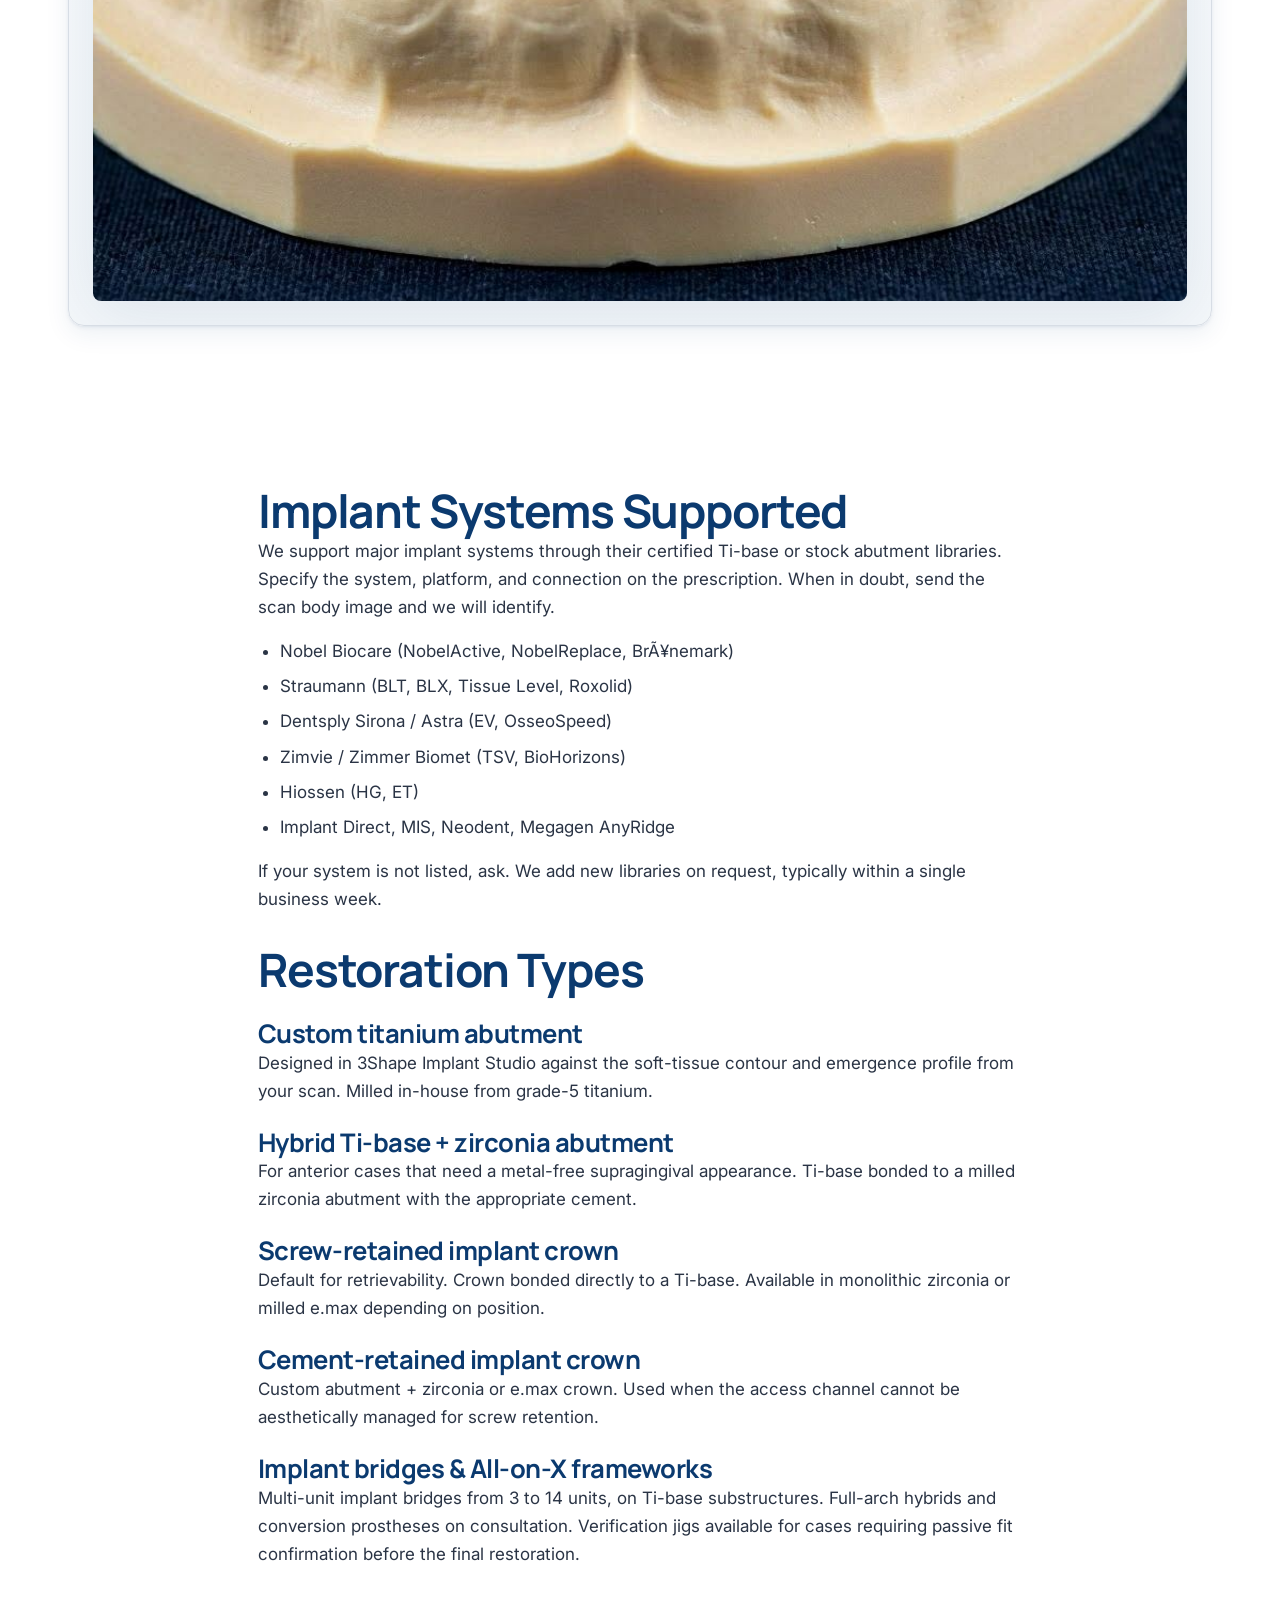
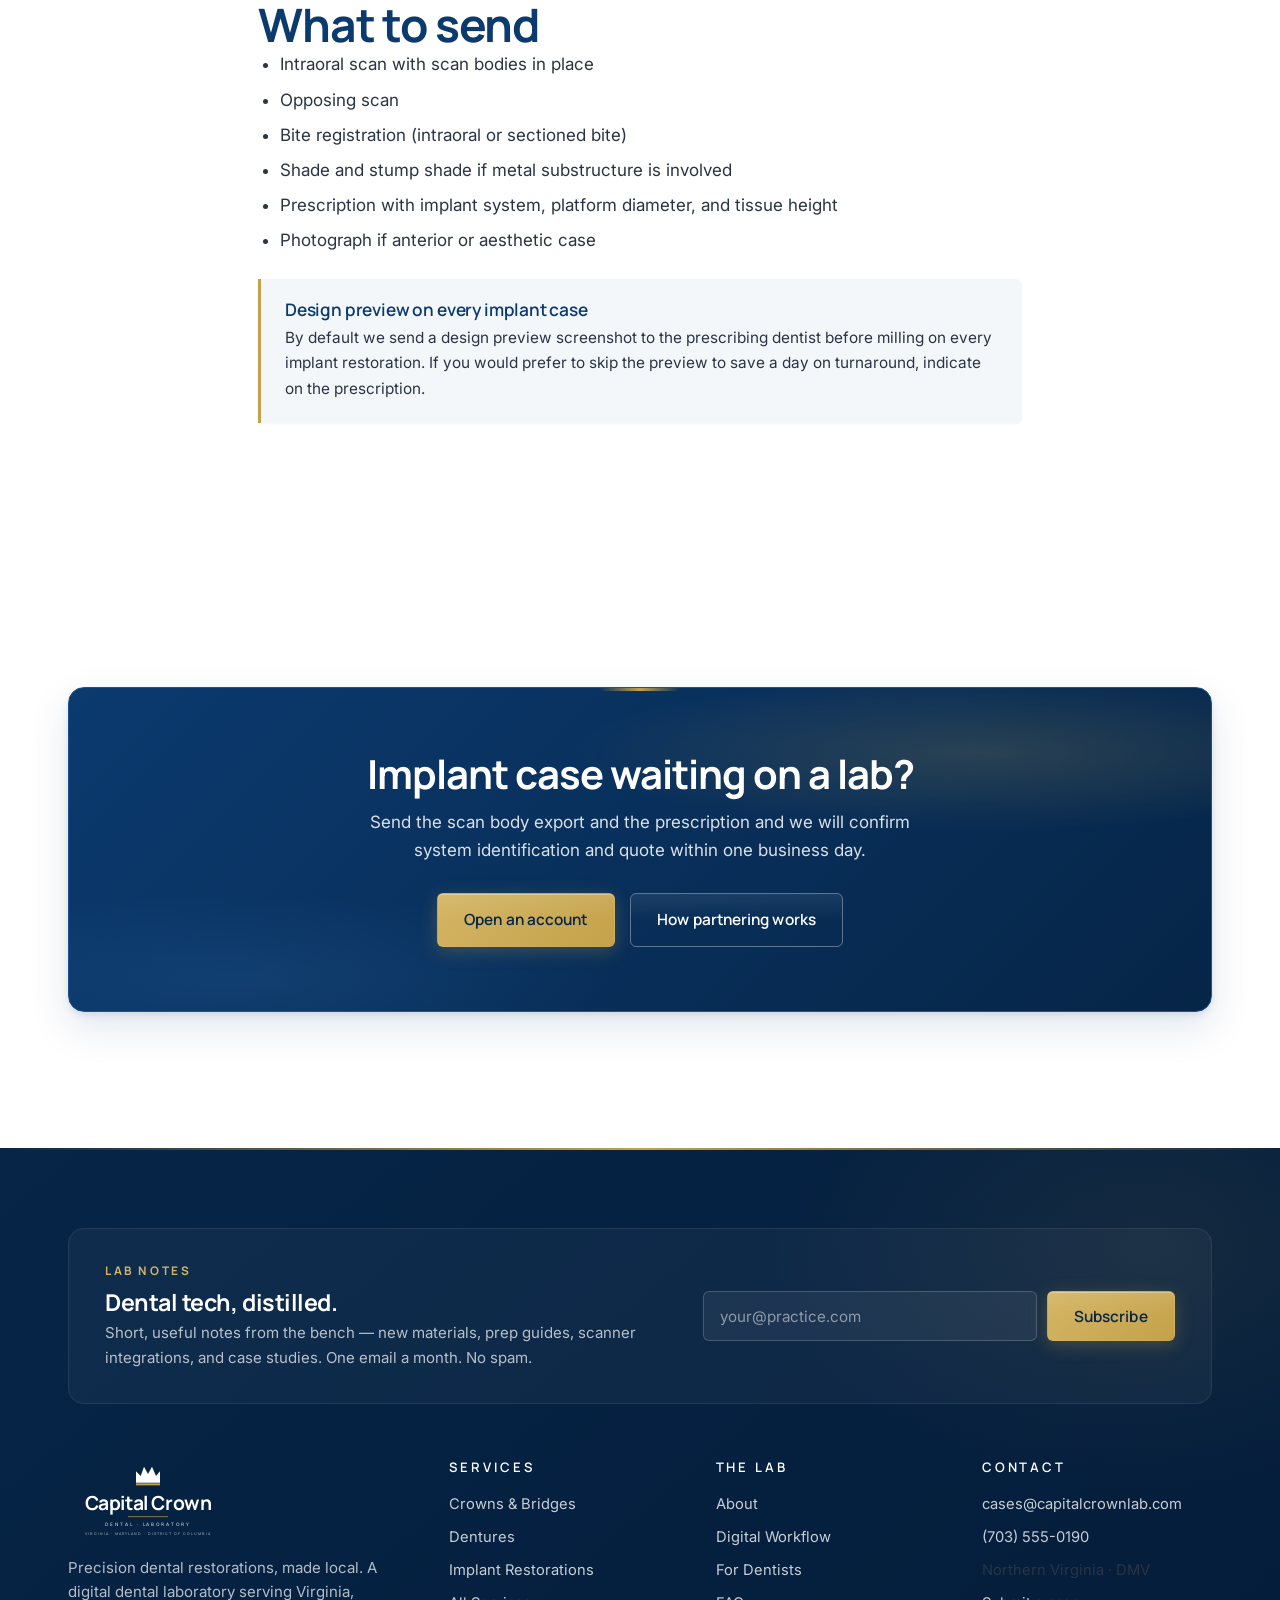
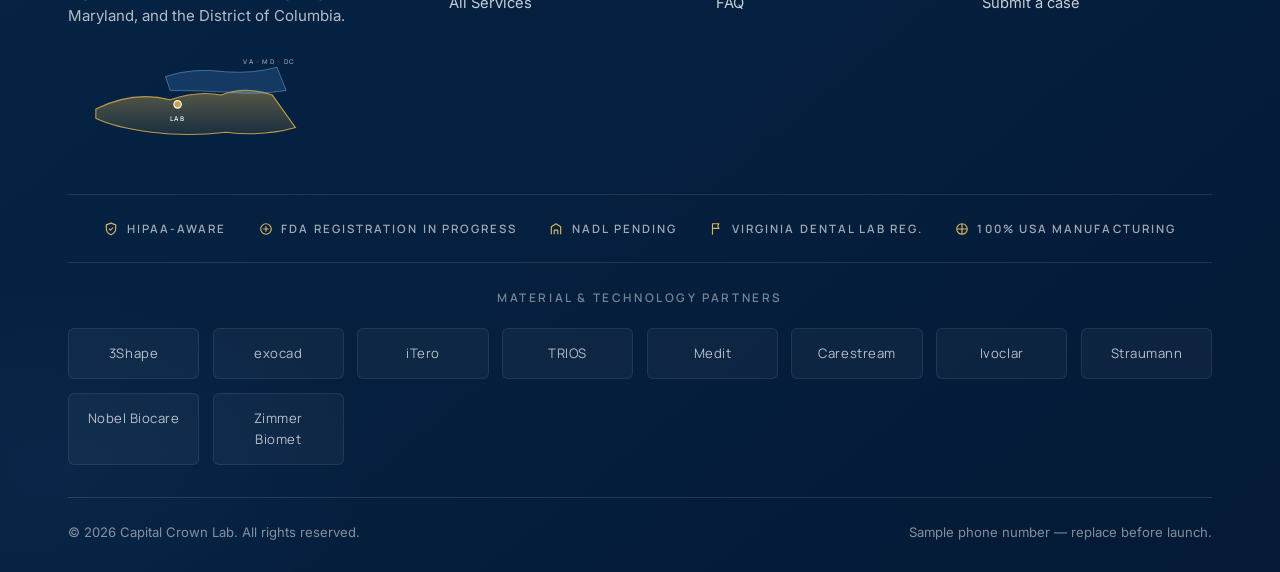
<file: implants.html>
<!DOCTYPE html>
<html lang="en">
<head>
  <meta charset="UTF-8" />
  <meta name="viewport" content="width=device-width, initial-scale=1" />
  <title>Implant Restorations Lab | Custom Abutments, Crowns, Hybrids | Capital Crown Lab</title>
  <meta name="description" content="Custom titanium abutments, screw and cement-retained implant crowns, hybrid prostheses, and All-on-X frameworks. Major implant systems supported. DMV-based dental laboratory." />
  <meta name="keywords" content="implant crown lab DMV, custom abutment lab Virginia, Nobel Biocare lab Maryland, Straumann implant lab DC, screw retained implant crown, All on X dental lab Northern Virginia" />
  <meta name="author" content="Capital Crown Lab" />
  <meta name="robots" content="index, follow, max-snippet:-1, max-image-preview:large" />
  <meta name="theme-color" content="#0B3A6F" />
  <link rel="canonical" href="https://capitalcrownlab.com/implants.html" />

  <meta property="og:type" content="website" />
  <meta property="og:url" content="https://capitalcrownlab.com/implants.html" />
  <meta property="og:site_name" content="Capital Crown Lab" />
  <meta property="og:title" content="Implant Restorations Lab | Custom Abutments, Crowns, Hybrids | Capital Crown Lab" />
  <meta property="og:description" content="Custom titanium abutments, screw and cement-retained implant crowns, hybrid prostheses, and All-on-X frameworks. Major implant systems supported. DMV-based dental laboratory." />
  <meta property="og:image" content="https://capitalcrownlab.com/images/og-image.jpeg" />

  <meta name="twitter:card" content="summary_large_image" />
  <meta name="twitter:title" content="Implant Restorations Lab | Custom Abutments, Crowns, Hybrids | Capital Crown Lab" />
  <meta name="twitter:description" content="Custom titanium abutments, screw and cement-retained implant crowns, hybrid prostheses, and All-on-X frameworks. Major implant systems supported. DMV-based dental laboratory." />
  <meta name="twitter:image" content="https://capitalcrownlab.com/images/og-image.jpeg" />

  <link rel="icon" type="image/svg+xml" href="data:image/svg+xml,%3Csvg xmlns='http://www.w3.org/2000/svg' viewBox='0 0 64 64'%3E%3Crect width='64' height='64' rx='12' fill='%230B3A6F'/%3E%3Cpath d='M12 44 L12 22 L21 32 L26 12 L32 28 L38 12 L43 32 L52 22 L52 44 Z' fill='%23FFFFFF'/%3E%3Crect x='12' y='46' width='40' height='5' fill='%23C4A24A'/%3E%3C/svg%3E" />

  <link rel="preconnect" href="https://fonts.googleapis.com" />
  <link rel="preconnect" href="https://fonts.gstatic.com" crossorigin />
  <link href="https://fonts.googleapis.com/css2?family=Manrope:wght@500;600;700;800&family=Inter:wght@400;500;600;700&display=swap" rel="stylesheet" />
  <link rel="stylesheet" href="styles.css" />
  
</head>
<body>

<div class="utility-bar">
  <div class="utility-bar-inner">
    <span class="util-left">
      <svg width="14" height="14" viewBox="0 0 24 24" fill="none" aria-hidden="true"><path d="M12 8v4l3 2" stroke="currentColor" stroke-width="2" stroke-linecap="round" stroke-linejoin="round"/><circle cx="12" cy="12" r="9" stroke="currentColor" stroke-width="2"/></svg>
      Pickup &amp; delivery Mon&ndash;Fri &middot; 8 AM&ndash;6 PM ET &middot; DMV-wide
    </span>
    <span class="util-right">
      <a href="tel:+17035550190" class="util-phone" aria-label="Call Capital Crown Lab">
        <svg width="13" height="13" viewBox="0 0 24 24" fill="none" aria-hidden="true"><path d="M22 16.92v3a2 2 0 0 1-2.18 2 19.8 19.8 0 0 1-8.63-3.07 19.5 19.5 0 0 1-6-6 19.8 19.8 0 0 1-3.07-8.67A2 2 0 0 1 4.11 2h3a2 2 0 0 1 2 1.72c.12.95.34 1.88.66 2.78a2 2 0 0 1-.45 2.11L8.09 9.91a16 16 0 0 0 6 6l1.27-1.27a2 2 0 0 1 2.11-.45c.9.32 1.83.54 2.78.66A2 2 0 0 1 22 16.92Z" stroke="currentColor" stroke-width="2" stroke-linecap="round" stroke-linejoin="round"/></svg>
        (703) 555-0190
      </a>
      <span class="util-sep" aria-hidden="true">|</span>
      <a href="contact.html" class="util-cta">Submit a Case &rarr;</a>
    </span>
  </div>
</div>
<header class="site-header" id="site-header">
  <nav class="nav">
    <a href="index.html" class="nav-logo" aria-label="Capital Crown Lab home">
      <svg viewBox="80 18 440 222" aria-hidden="true">
        <g transform="translate(264,32)">
          <path d="M0 56 L0 22 L14 36 L24 8 L36 30 L48 8 L60 36 L72 22 L72 56 Z" fill="#0B3A6F"/>
          <rect x="0" y="58" width="72" height="6" fill="#C4A24A"/>
        </g>
        <text font-family="Manrope, Inter, system-ui, sans-serif" font-weight="700" letter-spacing="-0.02em" fill="#0B3A6F" font-size="58" text-anchor="middle" x="300" y="170">Capital Crown</text>
        <line x1="240" y1="190" x2="360" y2="190" stroke="#C4A24A" stroke-width="2"/>
        <text font-family="Manrope, Inter, system-ui, sans-serif" font-weight="600" letter-spacing="0.42em" fill="#6B7785" font-size="14" text-anchor="middle" x="300" y="220">DENTAL  &middot;  LABORATORY</text>
      </svg>
    </a>
    <button class="nav-toggle" aria-label="Toggle navigation" onclick="document.getElementById('nav-links').classList.toggle('open')">&#9776;</button>
    <div class="nav-links" id="nav-links">
      <a href="services.html">Services</a>
      <a href="digital-workflow.html">Digital Workflow</a>
      <a href="for-dentists.html">For Dentists</a>
      <a href="about.html">About</a>
      <a href="faq.html">FAQ</a>
      <a href="contact.html" class="btn btn-primary">Submit a Case</a>
    </div>
  </nav>
</header>

<section class="page-hero">
  <div class="container container-narrow text-center">
    <span class="eyebrow">Implant restorations</span>
    <h1>Custom abutments, screw and cement-retained crowns, multi-unit prostheses.</h1>
    <p class="lede mt-2">Major implant systems supported through certified Ti-base and stock abutment libraries.</p>
  </div>
</section>
<section class="tight">
  <div class="container">
    <div class="illo-wrap">
      <img class="illo" src="images/surgical-guide-product.jpeg" alt="Printed dental surgical guide with stainless sleeves on a maxillary model" loading="lazy" decoding="async" style="width:100%; height:auto; display:block; border-radius:8px;" />
    </div>
  </div>
</section>

<section>
  <div class="container container-narrow">
    <h2>Implant Systems Supported</h2>
    <p>We support major implant systems through their certified Ti-base or stock abutment libraries. Specify the system, platform, and connection on the prescription. When in doubt, send the scan body image and we will identify.</p>
    <ul>
      <li>Nobel Biocare (NobelActive, NobelReplace, BrÃ¥nemark)</li>
      <li>Straumann (BLT, BLX, Tissue Level, Roxolid)</li>
      <li>Dentsply Sirona / Astra (EV, OsseoSpeed)</li>
      <li>Zimvie / Zimmer Biomet (TSV, BioHorizons)</li>
      <li>Hiossen (HG, ET)</li>
      <li>Implant Direct, MIS, Neodent, Megagen AnyRidge</li>
    </ul>
    <p>If your system is not listed, ask. We add new libraries on request, typically within a single business week.</p>

    <h2 class="mt-4">Restoration Types</h2>

    <h3 class="mt-3">Custom titanium abutment</h3>
    <p>Designed in 3Shape Implant Studio against the soft-tissue contour and emergence profile from your scan. Milled in-house from grade-5 titanium.</p>

    <h3 class="mt-3">Hybrid Ti-base + zirconia abutment</h3>
    <p>For anterior cases that need a metal-free supragingival appearance. Ti-base bonded to a milled zirconia abutment with the appropriate cement.</p>

    <h3 class="mt-3">Screw-retained implant crown</h3>
    <p>Default for retrievability. Crown bonded directly to a Ti-base. Available in monolithic zirconia or milled e.max depending on position.</p>

    <h3 class="mt-3">Cement-retained implant crown</h3>
    <p>Custom abutment + zirconia or e.max crown. Used when the access channel cannot be aesthetically managed for screw retention.</p>

    <h3 class="mt-3">Implant bridges &amp; All-on-X frameworks</h3>
    <p>Multi-unit implant bridges from 3 to 14 units, on Ti-base substructures. Full-arch hybrids and conversion prostheses on consultation. Verification jigs available for cases requiring passive fit confirmation before the final restoration.</p>

    <h2 class="mt-4">What to send</h2>
    <ul>
      <li>Intraoral scan with scan bodies in place</li>
      <li>Opposing scan</li>
      <li>Bite registration (intraoral or sectioned bite)</li>
      <li>Shade and stump shade if metal substructure is involved</li>
      <li>Prescription with implant system, platform diameter, and tissue height</li>
      <li>Photograph if anterior or aesthetic case</li>
    </ul>

    <div class="callout mt-3">
      <h4>Design preview on every implant case</h4>
      <p>By default we send a design preview screenshot to the prescribing dentist before milling on every implant restoration. If you would prefer to skip the preview to save a day on turnaround, indicate on the prescription.</p>
    </div>
  </div>
</section>

<section>
  <div class="container">
    <div class="cta-band">
      <h2>Implant case waiting on a lab?</h2>
      <p>Send the scan body export and the prescription and we will confirm system identification and quote within one business day.</p>
      <div class="btn-row">
        <a href="contact.html" class="btn btn-gold">Open an account</a>
        <a href="for-dentists.html" class="btn btn-ghost">How partnering works</a>
      </div>
    </div>
  </div>
</section>

<footer class="site-footer">
  <div class="container">

    <div class="footer-newsletter">
      <div>
        <span class="news-eyebrow">Lab Notes</span>
        <h3>Dental tech, distilled.</h3>
        <p>Short, useful notes from the bench &mdash; new materials, prep guides, scanner integrations, and case studies. One email a month. No spam.</p>
      </div>
      <form action="https://api.web3forms.com/submit" method="POST" aria-label="Newsletter signup">
        <input type="hidden" name="access_key" value="REPLACE_WITH_WEB3FORMS_KEY"/>
        <input type="hidden" name="subject" value="Lab Notes newsletter signup"/>
        <input type="checkbox" name="botcheck" style="display:none;"/>
        <input type="email" name="email" placeholder="your@practice.com" aria-label="Email address" required/>
        <button type="submit" class="btn btn-gold">Subscribe</button>
      </form>
    </div>

    <div class="footer-grid">
      <div class="footer-brand">
        <div class="brand-mark">
          <svg viewBox="60 20 480 240" aria-hidden="true">
            <g transform="translate(264,32)">
              <path d="M0 56 L0 22 L14 36 L24 8 L36 30 L48 8 L60 36 L72 22 L72 56 Z" fill="#FFFFFF"/>
              <rect x="0" y="58" width="72" height="6" fill="#C4A24A"/>
            </g>
            <text font-family="Manrope, Inter, system-ui, sans-serif" font-weight="700" letter-spacing="-0.02em" fill="#FFFFFF" font-size="58" text-anchor="middle" x="300" y="170">Capital Crown</text>
            <line x1="240" y1="190" x2="360" y2="190" stroke="#C4A24A" stroke-width="2"/>
            <text font-family="Manrope, Inter, system-ui, sans-serif" font-weight="600" letter-spacing="0.42em" fill="rgba(255,255,255,0.75)" font-size="14" text-anchor="middle" x="300" y="218">DENTAL  &middot;  LABORATORY</text>
            <text font-family="Manrope, Inter, system-ui, sans-serif" font-weight="600" letter-spacing="0.28em" fill="rgba(255,255,255,0.55)" font-size="11" text-anchor="middle" x="300" y="244">VIRGINIA  &middot;  MARYLAND  &middot;  DISTRICT OF COLUMBIA</text>
          </svg>
        </div>
        <p>Precision dental restorations, made local. A digital dental laboratory serving Virginia, Maryland, and the District of Columbia.</p>
        <!-- DMV service area mini map -->
        <svg viewBox="0 0 280 110" aria-label="DMV service area" style="margin-top:1rem; width:100%; max-width:260px; height:auto; display:block;">
          <defs>
            <linearGradient id="dmvfill" x1="0" y1="0" x2="0" y2="1">
              <stop offset="0" stop-color="#C4A24A" stop-opacity="0.45"/>
              <stop offset="1" stop-color="#C4A24A" stop-opacity="0.12"/>
            </linearGradient>
          </defs>
          <!-- Stylized DMV outline (VA + MD + DC composite) -->
          <path d="M30 70 Q70 50 110 60 Q140 50 165 55 Q190 45 220 55 L245 90 Q210 100 170 95 Q130 100 90 95 Q50 90 30 80 Z" fill="url(#dmvfill)" stroke="#C4A24A" stroke-width="1.2" opacity="0.95"/>
          <path d="M105 35 Q135 25 170 30 Q200 32 225 25 L235 50 Q205 55 175 52 Q140 50 110 50 Z" fill="rgba(74,144,217,0.22)" stroke="rgba(127,179,229,0.5)" stroke-width="1"/>
          <circle cx="118" cy="65" r="4" fill="#C4A24A" stroke="#FFFFFF" stroke-width="1.2"/>
          <text x="118" y="83" font-family="Manrope, sans-serif" font-size="7" font-weight="700" fill="rgba(255,255,255,0.85)" text-anchor="middle" letter-spacing="0.18em">LAB</text>
          <text x="245" y="22" font-family="Manrope, sans-serif" font-size="7" font-weight="600" fill="rgba(255,255,255,0.55)" text-anchor="end" letter-spacing="0.22em">VA &middot; MD &middot; DC</text>
        </svg>
      </div>
      <div class="footer-col">
        <h4>Services</h4>
        <ul>
          <li><a href="crowns-bridges.html">Crowns &amp; Bridges</a></li>
          <li><a href="dentures.html">Dentures</a></li>
          <li><a href="implants.html">Implant Restorations</a></li>
          <li><a href="services.html">All Services</a></li>
        </ul>
      </div>
      <div class="footer-col">
        <h4>The Lab</h4>
        <ul>
          <li><a href="about.html">About</a></li>
          <li><a href="digital-workflow.html">Digital Workflow</a></li>
          <li><a href="for-dentists.html">For Dentists</a></li>
          <li><a href="faq.html">FAQ</a></li>
        </ul>
      </div>
      <div class="footer-col">
        <h4>Contact</h4>
        <ul>
          <li><a href="mailto:cases@capitalcrownlab.com">cases@capitalcrownlab.com</a></li>
          <li><a href="tel:+17035550190">(703) 555-0190</a></li>
          <li>Northern Virginia &middot; DMV</li>
          <li><a href="contact.html">Submit a case</a></li>
        </ul>
      </div>
    </div>

    <div class="cert-row" aria-label="Certifications and compliance">
      <span class="cert-badge"><svg width="14" height="14" viewBox="0 0 24 24" fill="none" aria-hidden="true"><path d="M12 22s8-4 8-10V5l-8-3-8 3v7c0 6 8 10 8 10Z" stroke="currentColor" stroke-width="2" stroke-linejoin="round"/><path d="m9 12 2 2 4-4" stroke="currentColor" stroke-width="2" stroke-linecap="round" stroke-linejoin="round"/></svg>HIPAA-aware</span>
      <span class="cert-badge"><svg width="14" height="14" viewBox="0 0 24 24" fill="none" aria-hidden="true"><circle cx="12" cy="12" r="9" stroke="currentColor" stroke-width="2"/><path d="M8 12h8M12 8v8" stroke="currentColor" stroke-width="2" stroke-linecap="round"/></svg>FDA registration in progress</span>
      <span class="cert-badge"><svg width="14" height="14" viewBox="0 0 24 24" fill="none" aria-hidden="true"><path d="M4 21V8l8-5 8 5v13M9 21v-7h6v7" stroke="currentColor" stroke-width="2" stroke-linejoin="round"/></svg>NADL pending</span>
      <span class="cert-badge"><svg width="14" height="14" viewBox="0 0 24 24" fill="none" aria-hidden="true"><path d="M6 3v18M6 3h11l-2 4 2 4H6" stroke="currentColor" stroke-width="2" stroke-linecap="round" stroke-linejoin="round"/></svg>Virginia dental lab reg.</span>
      <span class="cert-badge"><svg width="14" height="14" viewBox="0 0 24 24" fill="none" aria-hidden="true"><path d="M3 12a9 9 0 1 0 18 0 9 9 0 0 0-18 0Zm9-9v18M3 12h18" stroke="currentColor" stroke-width="2"/></svg>100% USA manufacturing</span>
    </div>

    <div>
      <h4 style="text-align:center; color:rgba(255,255,255,0.45); font-size:0.74rem; margin-bottom:1rem;">Material &amp; technology partners</h4>
      <div class="partner-grid">
        <span class="partner-tile">3Shape</span>
        <span class="partner-tile">exocad</span>
        <span class="partner-tile">iTero</span>
        <span class="partner-tile">TRIOS</span>
        <span class="partner-tile">Medit</span>
        <span class="partner-tile">Carestream</span>
        <span class="partner-tile">Ivoclar</span>
        <span class="partner-tile">Straumann</span>
        <span class="partner-tile">Nobel Biocare</span>
        <span class="partner-tile">Zimmer Biomet</span>
      </div>
    </div>

    <div class="footer-bottom">
      <span>&copy; 2026 Capital Crown Lab. All rights reserved.</span>
      <span>Sample phone number &mdash; replace before launch.</span>
    </div>
  </div>
</footer>

<script>
  // Sticky header scroll polish
  (function() {
    var h = document.getElementById('site-header');
    if (!h) return;
    function onScroll() {
      if (window.scrollY > 8) h.classList.add('scrolled');
      else h.classList.remove('scrolled');
    }
    window.addEventListener('scroll', onScroll, { passive: true });
    onScroll();
  })();
</script>

</body>
</html>
</file>
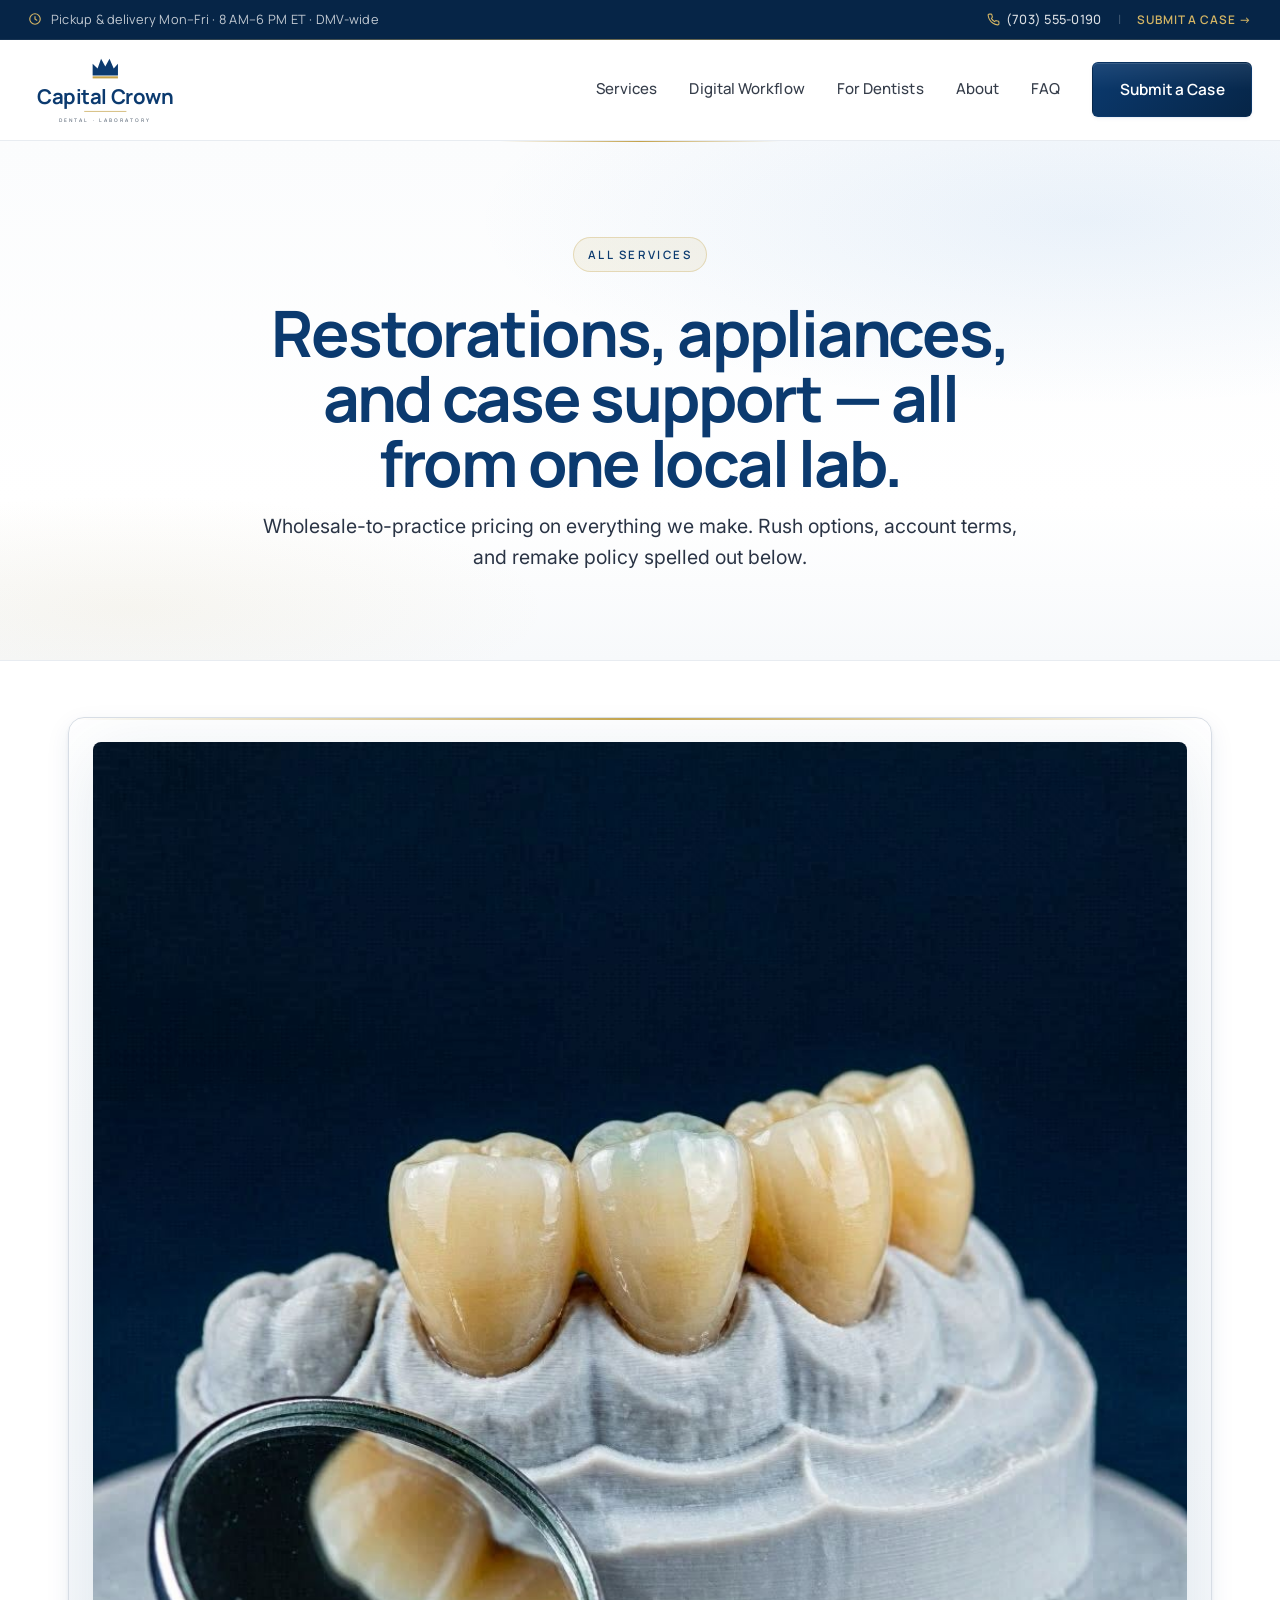
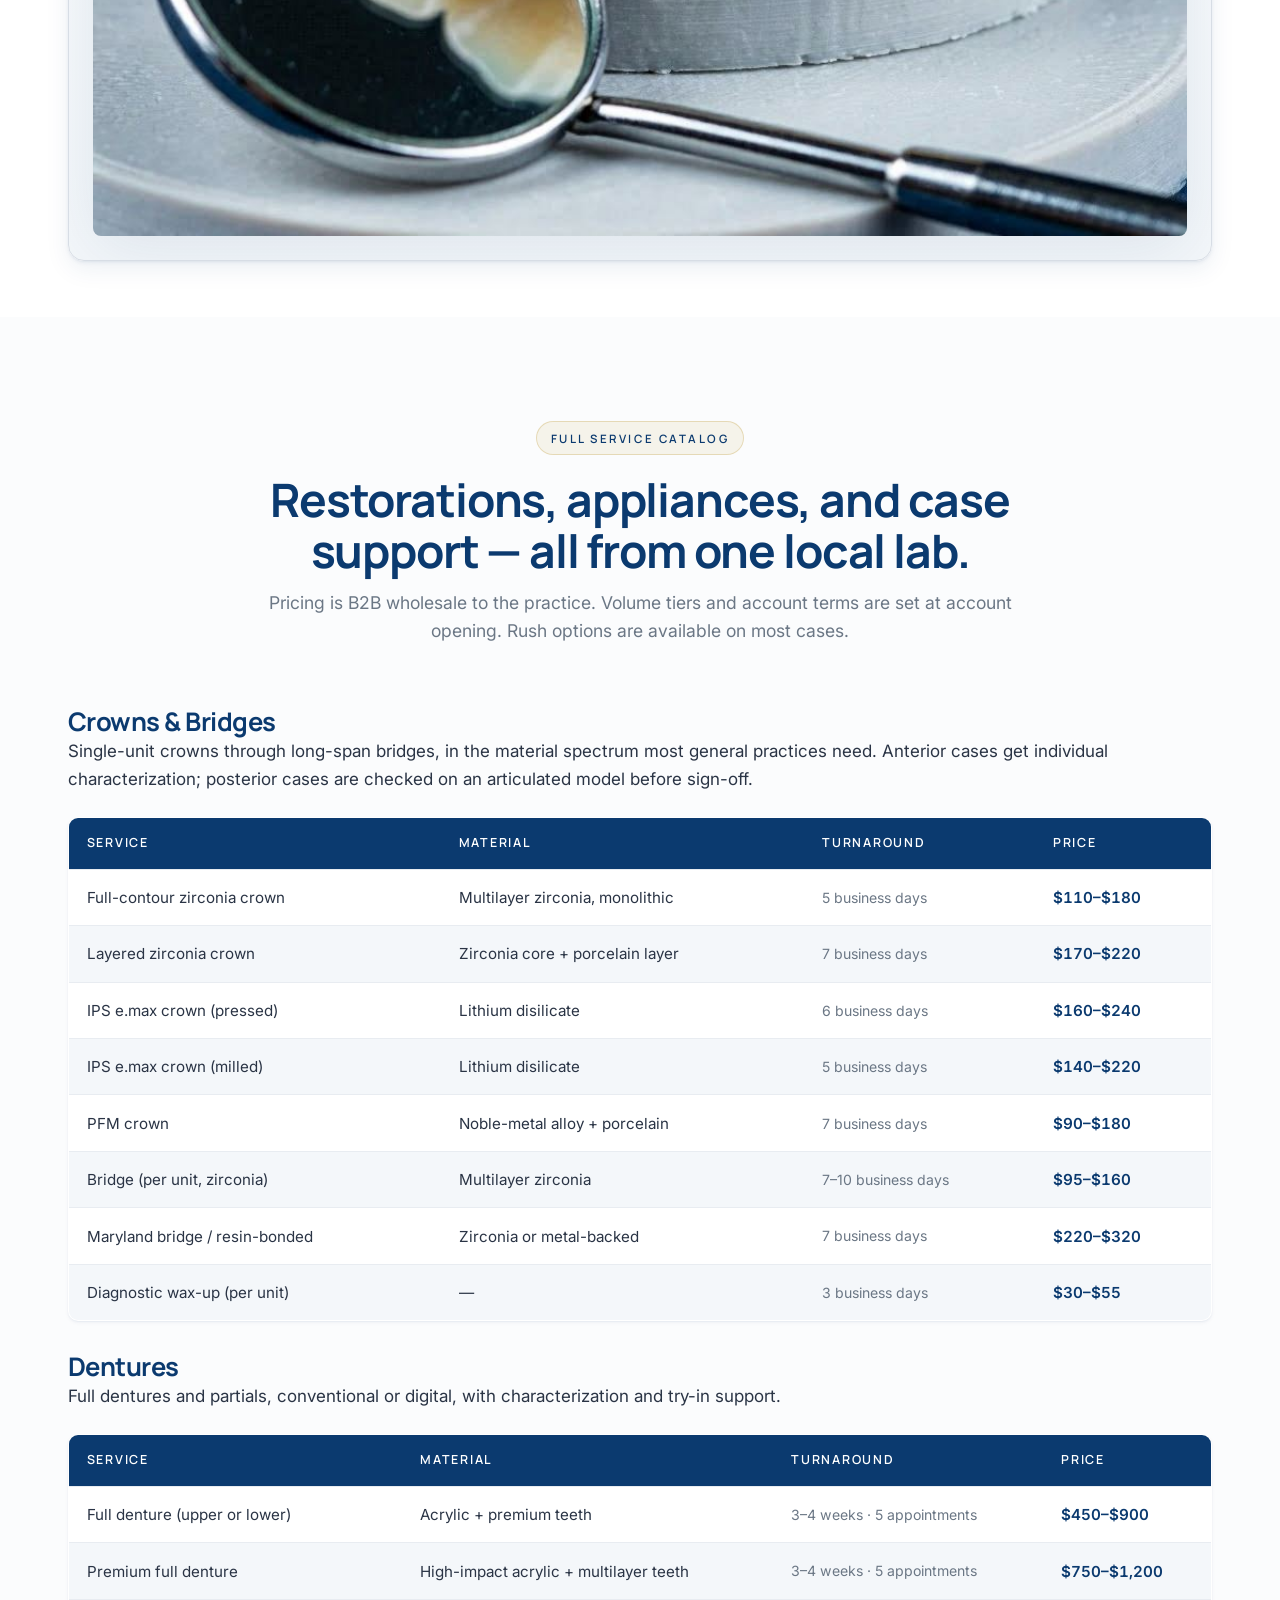
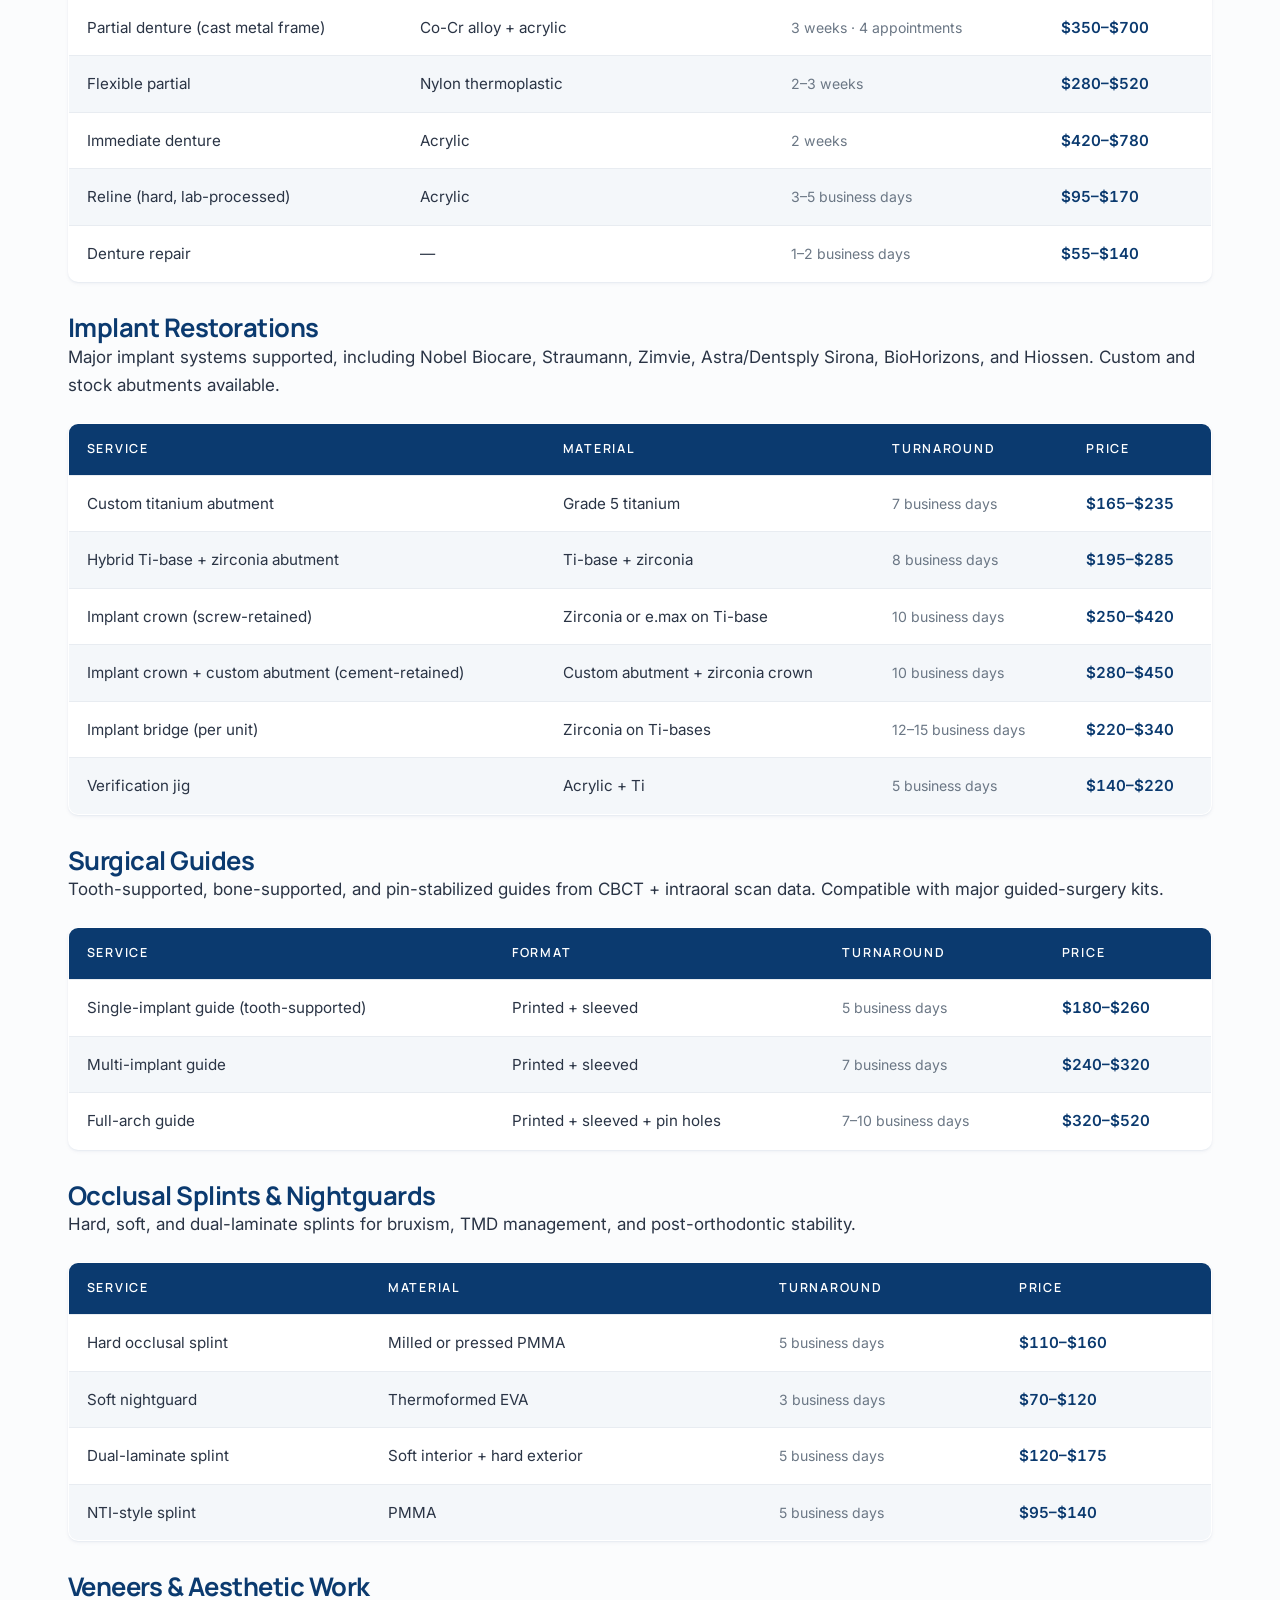
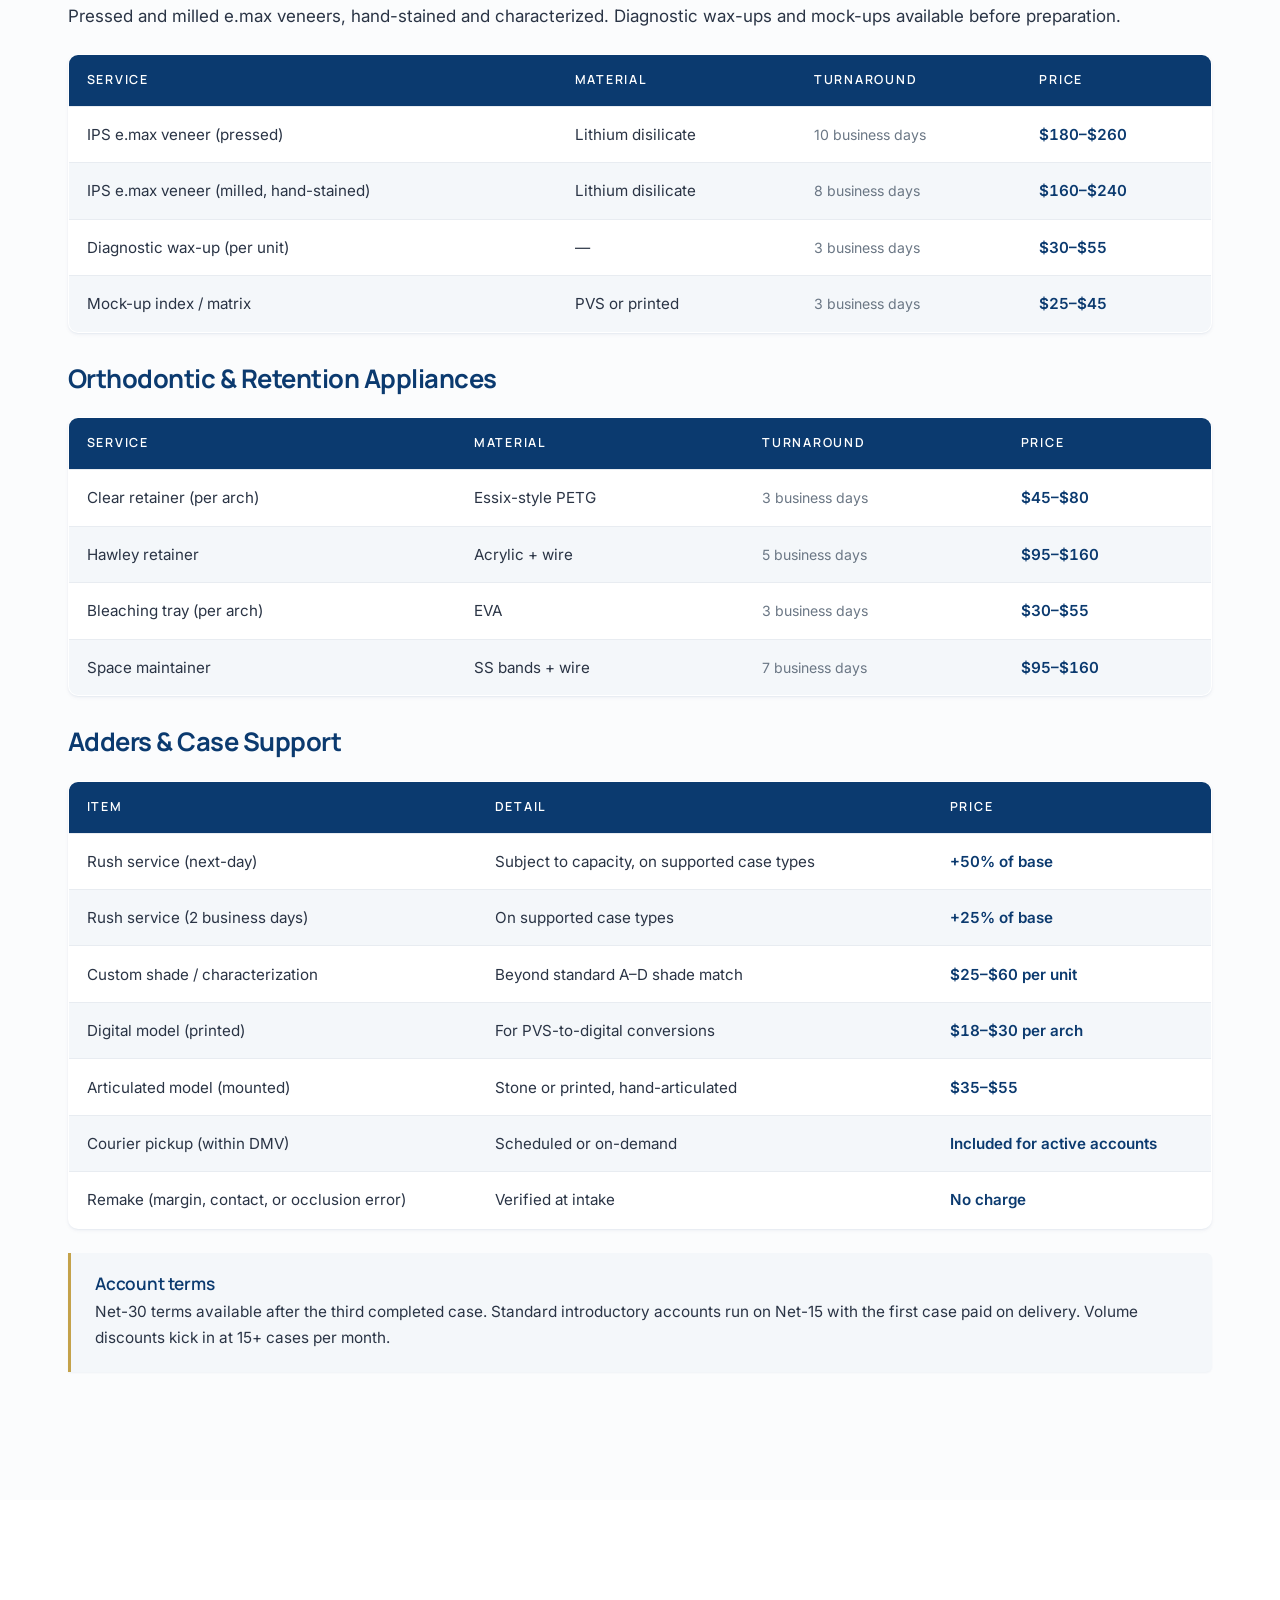
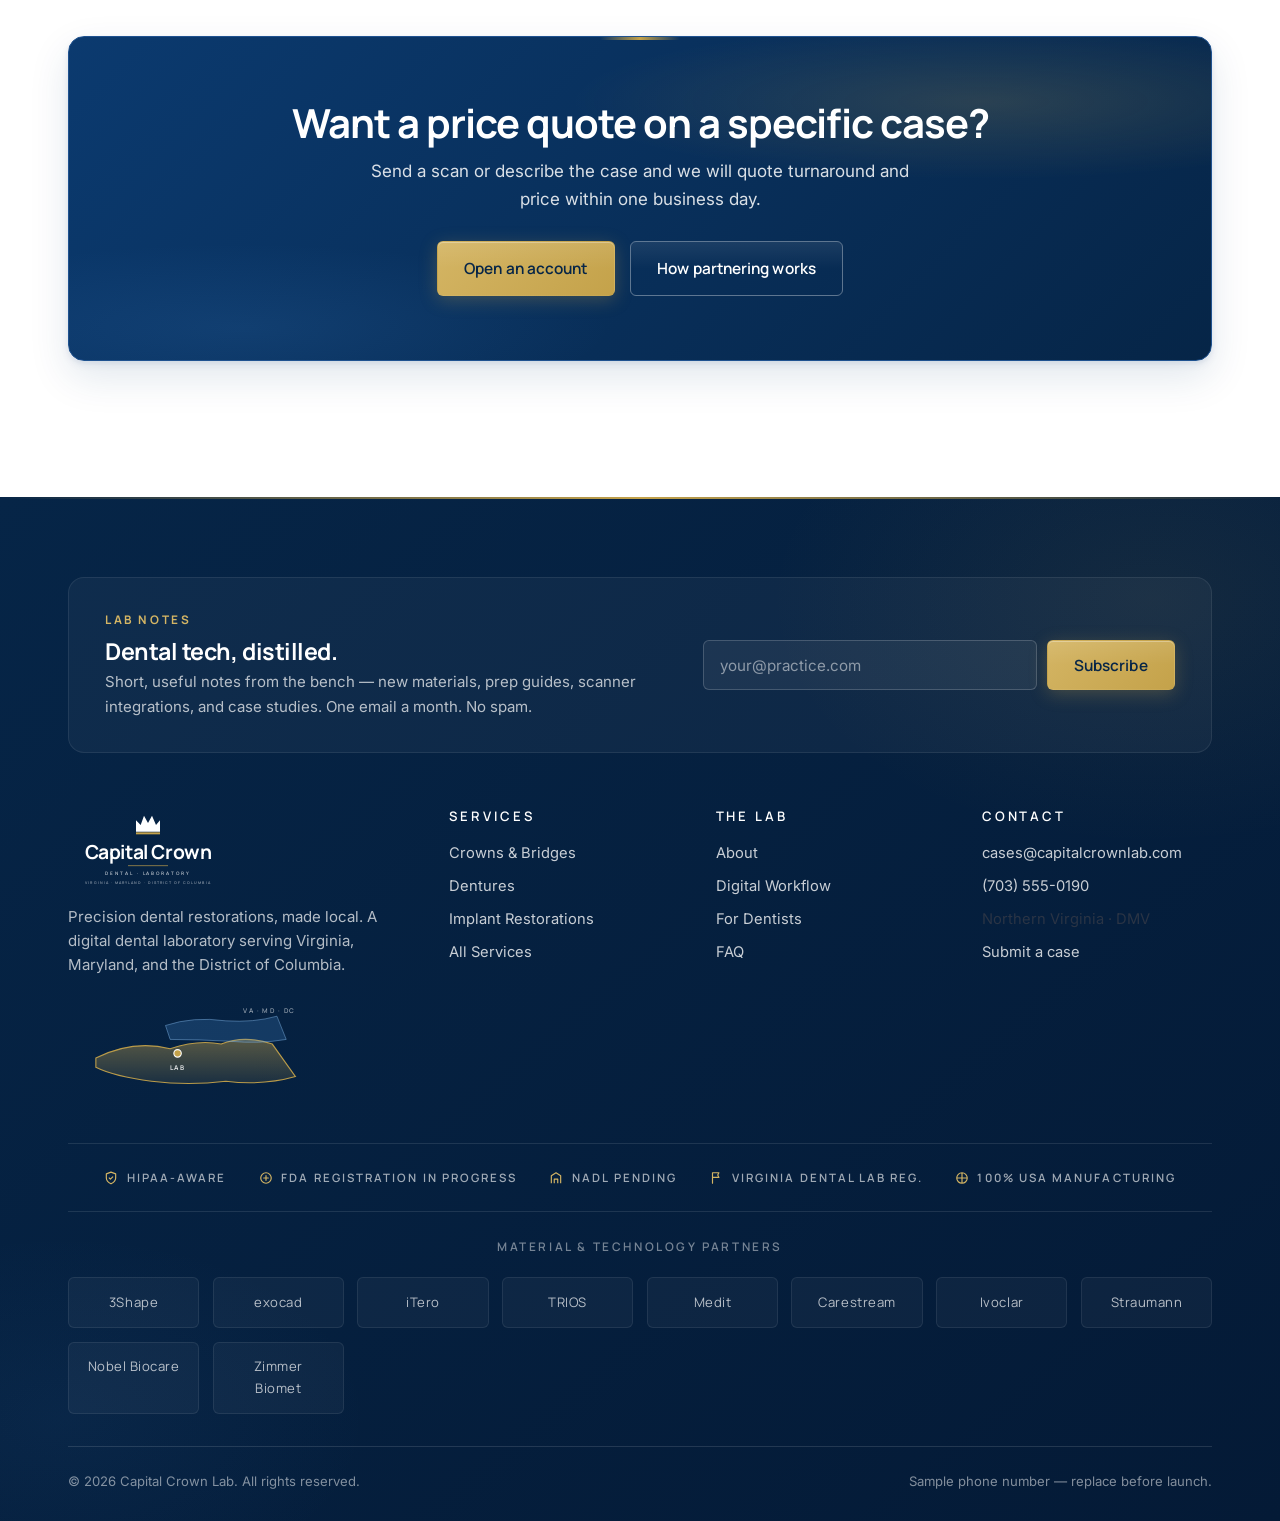
<file: services.html>
<!DOCTYPE html>
<html lang="en">
<head>
  <meta charset="UTF-8" />
  <meta name="viewport" content="width=device-width, initial-scale=1" />
  <title>Dental Lab Services & Pricing | Capital Crown Lab DMV</title>
  <meta name="description" content="Full service catalog and B2B wholesale pricing for crowns, bridges, dentures, implants, surgical guides, splints, and veneers. Capital Crown Lab serves dental practices in Virginia, Maryland, and DC." />
  <meta name="keywords" content="dental lab pricing Virginia, zirconia crown cost dental lab, e.max crown wholesale price, denture lab DMV, implant restoration lab pricing, surgical guide dental lab" />
  <meta name="author" content="Capital Crown Lab" />
  <meta name="robots" content="index, follow, max-snippet:-1, max-image-preview:large" />
  <meta name="theme-color" content="#0B3A6F" />
  <link rel="canonical" href="https://capitalcrownlab.com/services.html" />

  <meta property="og:type" content="website" />
  <meta property="og:url" content="https://capitalcrownlab.com/services.html" />
  <meta property="og:site_name" content="Capital Crown Lab" />
  <meta property="og:title" content="Dental Lab Services & Pricing | Capital Crown Lab DMV" />
  <meta property="og:description" content="Full service catalog and B2B wholesale pricing for crowns, bridges, dentures, implants, surgical guides, splints, and veneers. Capital Crown Lab serves dental practices in Virginia, Maryland, and DC." />
  <meta property="og:image" content="https://capitalcrownlab.com/images/og-image.jpeg" />

  <meta name="twitter:card" content="summary_large_image" />
  <meta name="twitter:title" content="Dental Lab Services & Pricing | Capital Crown Lab DMV" />
  <meta name="twitter:description" content="Full service catalog and B2B wholesale pricing for crowns, bridges, dentures, implants, surgical guides, splints, and veneers. Capital Crown Lab serves dental practices in Virginia, Maryland, and DC." />
  <meta name="twitter:image" content="https://capitalcrownlab.com/images/og-image.jpeg" />

  <link rel="icon" type="image/svg+xml" href="data:image/svg+xml,%3Csvg xmlns='http://www.w3.org/2000/svg' viewBox='0 0 64 64'%3E%3Crect width='64' height='64' rx='12' fill='%230B3A6F'/%3E%3Cpath d='M12 44 L12 22 L21 32 L26 12 L32 28 L38 12 L43 32 L52 22 L52 44 Z' fill='%23FFFFFF'/%3E%3Crect x='12' y='46' width='40' height='5' fill='%23C4A24A'/%3E%3C/svg%3E" />

  <link rel="preconnect" href="https://fonts.googleapis.com" />
  <link rel="preconnect" href="https://fonts.gstatic.com" crossorigin />
  <link href="https://fonts.googleapis.com/css2?family=Manrope:wght@500;600;700;800&family=Inter:wght@400;500;600;700&display=swap" rel="stylesheet" />
  <link rel="stylesheet" href="styles.css" />
  
</head>
<body>

<div class="utility-bar">
  <div class="utility-bar-inner">
    <span class="util-left">
      <svg width="14" height="14" viewBox="0 0 24 24" fill="none" aria-hidden="true"><path d="M12 8v4l3 2" stroke="currentColor" stroke-width="2" stroke-linecap="round" stroke-linejoin="round"/><circle cx="12" cy="12" r="9" stroke="currentColor" stroke-width="2"/></svg>
      Pickup &amp; delivery Mon&ndash;Fri &middot; 8 AM&ndash;6 PM ET &middot; DMV-wide
    </span>
    <span class="util-right">
      <a href="tel:+17035550190" class="util-phone" aria-label="Call Capital Crown Lab">
        <svg width="13" height="13" viewBox="0 0 24 24" fill="none" aria-hidden="true"><path d="M22 16.92v3a2 2 0 0 1-2.18 2 19.8 19.8 0 0 1-8.63-3.07 19.5 19.5 0 0 1-6-6 19.8 19.8 0 0 1-3.07-8.67A2 2 0 0 1 4.11 2h3a2 2 0 0 1 2 1.72c.12.95.34 1.88.66 2.78a2 2 0 0 1-.45 2.11L8.09 9.91a16 16 0 0 0 6 6l1.27-1.27a2 2 0 0 1 2.11-.45c.9.32 1.83.54 2.78.66A2 2 0 0 1 22 16.92Z" stroke="currentColor" stroke-width="2" stroke-linecap="round" stroke-linejoin="round"/></svg>
        (703) 555-0190
      </a>
      <span class="util-sep" aria-hidden="true">|</span>
      <a href="contact.html" class="util-cta">Submit a Case &rarr;</a>
    </span>
  </div>
</div>
<header class="site-header" id="site-header">
  <nav class="nav">
    <a href="index.html" class="nav-logo" aria-label="Capital Crown Lab home">
      <svg viewBox="80 18 440 222" aria-hidden="true">
        <g transform="translate(264,32)">
          <path d="M0 56 L0 22 L14 36 L24 8 L36 30 L48 8 L60 36 L72 22 L72 56 Z" fill="#0B3A6F"/>
          <rect x="0" y="58" width="72" height="6" fill="#C4A24A"/>
        </g>
        <text font-family="Manrope, Inter, system-ui, sans-serif" font-weight="700" letter-spacing="-0.02em" fill="#0B3A6F" font-size="58" text-anchor="middle" x="300" y="170">Capital Crown</text>
        <line x1="240" y1="190" x2="360" y2="190" stroke="#C4A24A" stroke-width="2"/>
        <text font-family="Manrope, Inter, system-ui, sans-serif" font-weight="600" letter-spacing="0.42em" fill="#6B7785" font-size="14" text-anchor="middle" x="300" y="220">DENTAL  &middot;  LABORATORY</text>
      </svg>
    </a>
    <button class="nav-toggle" aria-label="Toggle navigation" onclick="document.getElementById('nav-links').classList.toggle('open')">&#9776;</button>
    <div class="nav-links" id="nav-links">
      <a href="services.html">Services</a>
      <a href="digital-workflow.html">Digital Workflow</a>
      <a href="for-dentists.html">For Dentists</a>
      <a href="about.html">About</a>
      <a href="faq.html">FAQ</a>
      <a href="contact.html" class="btn btn-primary">Submit a Case</a>
    </div>
  </nav>
</header>

<section class="page-hero">
  <div class="container container-narrow text-center">
    <span class="eyebrow">All services</span>
    <h1>Restorations, appliances, and case support &mdash; all from one local lab.</h1>
    <p class="lede mt-2">Wholesale-to-practice pricing on everything we make. Rush options, account terms, and remake policy spelled out below.</p>
  </div>
</section>
<section class="tight">
  <div class="container">
    <div class="illo-wrap">
      <img class="illo" src="images/crown-anterior-hand-mirror.jpeg" alt="Single finished IPS e.max anterior crown on a printed dental model" loading="lazy" decoding="async" style="width:100%; height:auto; display:block; border-radius:8px;" />
    </div>
  </div>
</section>

<section class="bone">
  <div class="container">
    <div class="section-head">
      <span class="eyebrow">Full service catalog</span>
      <h2>Restorations, appliances, and case support &mdash; all from one local lab.</h2>
      <p>Pricing is B2B wholesale to the practice. Volume tiers and account terms are set at account opening. Rush options are available on most cases.</p>
    </div>

    <h3 id="crowns" class="mt-3">Crowns &amp; Bridges</h3>
    <p>Single-unit crowns through long-span bridges, in the material spectrum most general practices need. Anterior cases get individual characterization; posterior cases are checked on an articulated model before sign-off.</p>
    <table class="price-table">
      <thead><tr><th>Service</th><th>Material</th><th>Turnaround</th><th class="text-center">Price</th></tr></thead>
      <tbody>
        <tr><td>Full-contour zirconia crown</td><td>Multilayer zirconia, monolithic</td><td class="turnaround">5 business days</td><td class="num text-center">$110&ndash;$180</td></tr>
        <tr><td>Layered zirconia crown</td><td>Zirconia core + porcelain layer</td><td class="turnaround">7 business days</td><td class="num text-center">$170&ndash;$220</td></tr>
        <tr><td>IPS e.max crown (pressed)</td><td>Lithium disilicate</td><td class="turnaround">6 business days</td><td class="num text-center">$160&ndash;$240</td></tr>
        <tr><td>IPS e.max crown (milled)</td><td>Lithium disilicate</td><td class="turnaround">5 business days</td><td class="num text-center">$140&ndash;$220</td></tr>
        <tr><td>PFM crown</td><td>Noble-metal alloy + porcelain</td><td class="turnaround">7 business days</td><td class="num text-center">$90&ndash;$180</td></tr>
        <tr><td>Bridge (per unit, zirconia)</td><td>Multilayer zirconia</td><td class="turnaround">7&ndash;10 business days</td><td class="num text-center">$95&ndash;$160</td></tr>
        <tr><td>Maryland bridge / resin-bonded</td><td>Zirconia or metal-backed</td><td class="turnaround">7 business days</td><td class="num text-center">$220&ndash;$320</td></tr>
        <tr><td>Diagnostic wax-up (per unit)</td><td>&mdash;</td><td class="turnaround">3 business days</td><td class="num text-center">$30&ndash;$55</td></tr>
      </tbody>
    </table>

    <h3 id="dentures" class="mt-4">Dentures</h3>
    <p>Full dentures and partials, conventional or digital, with characterization and try-in support.</p>
    <table class="price-table">
      <thead><tr><th>Service</th><th>Material</th><th>Turnaround</th><th class="text-center">Price</th></tr></thead>
      <tbody>
        <tr><td>Full denture (upper or lower)</td><td>Acrylic + premium teeth</td><td class="turnaround">3&ndash;4 weeks &middot; 5 appointments</td><td class="num text-center">$450&ndash;$900</td></tr>
        <tr><td>Premium full denture</td><td>High-impact acrylic + multilayer teeth</td><td class="turnaround">3&ndash;4 weeks &middot; 5 appointments</td><td class="num text-center">$750&ndash;$1,200</td></tr>
        <tr><td>Partial denture (cast metal frame)</td><td>Co-Cr alloy + acrylic</td><td class="turnaround">3 weeks &middot; 4 appointments</td><td class="num text-center">$350&ndash;$700</td></tr>
        <tr><td>Flexible partial</td><td>Nylon thermoplastic</td><td class="turnaround">2&ndash;3 weeks</td><td class="num text-center">$280&ndash;$520</td></tr>
        <tr><td>Immediate denture</td><td>Acrylic</td><td class="turnaround">2 weeks</td><td class="num text-center">$420&ndash;$780</td></tr>
        <tr><td>Reline (hard, lab-processed)</td><td>Acrylic</td><td class="turnaround">3&ndash;5 business days</td><td class="num text-center">$95&ndash;$170</td></tr>
        <tr><td>Denture repair</td><td>&mdash;</td><td class="turnaround">1&ndash;2 business days</td><td class="num text-center">$55&ndash;$140</td></tr>
      </tbody>
    </table>

    <h3 id="implants" class="mt-4">Implant Restorations</h3>
    <p>Major implant systems supported, including Nobel Biocare, Straumann, Zimvie, Astra/Dentsply Sirona, BioHorizons, and Hiossen. Custom and stock abutments available.</p>
    <table class="price-table">
      <thead><tr><th>Service</th><th>Material</th><th>Turnaround</th><th class="text-center">Price</th></tr></thead>
      <tbody>
        <tr><td>Custom titanium abutment</td><td>Grade 5 titanium</td><td class="turnaround">7 business days</td><td class="num text-center">$165&ndash;$235</td></tr>
        <tr><td>Hybrid Ti-base + zirconia abutment</td><td>Ti-base + zirconia</td><td class="turnaround">8 business days</td><td class="num text-center">$195&ndash;$285</td></tr>
        <tr><td>Implant crown (screw-retained)</td><td>Zirconia or e.max on Ti-base</td><td class="turnaround">10 business days</td><td class="num text-center">$250&ndash;$420</td></tr>
        <tr><td>Implant crown + custom abutment (cement-retained)</td><td>Custom abutment + zirconia crown</td><td class="turnaround">10 business days</td><td class="num text-center">$280&ndash;$450</td></tr>
        <tr><td>Implant bridge (per unit)</td><td>Zirconia on Ti-bases</td><td class="turnaround">12&ndash;15 business days</td><td class="num text-center">$220&ndash;$340</td></tr>
        <tr><td>Verification jig</td><td>Acrylic + Ti</td><td class="turnaround">5 business days</td><td class="num text-center">$140&ndash;$220</td></tr>
      </tbody>
    </table>

    <h3 id="guides" class="mt-4">Surgical Guides</h3>
    <p>Tooth-supported, bone-supported, and pin-stabilized guides from CBCT + intraoral scan data. Compatible with major guided-surgery kits.</p>
    <table class="price-table">
      <thead><tr><th>Service</th><th>Format</th><th>Turnaround</th><th class="text-center">Price</th></tr></thead>
      <tbody>
        <tr><td>Single-implant guide (tooth-supported)</td><td>Printed + sleeved</td><td class="turnaround">5 business days</td><td class="num text-center">$180&ndash;$260</td></tr>
        <tr><td>Multi-implant guide</td><td>Printed + sleeved</td><td class="turnaround">7 business days</td><td class="num text-center">$240&ndash;$320</td></tr>
        <tr><td>Full-arch guide</td><td>Printed + sleeved + pin holes</td><td class="turnaround">7&ndash;10 business days</td><td class="num text-center">$320&ndash;$520</td></tr>
      </tbody>
    </table>

    <h3 id="splints" class="mt-4">Occlusal Splints &amp; Nightguards</h3>
    <p>Hard, soft, and dual-laminate splints for bruxism, TMD management, and post-orthodontic stability.</p>
    <table class="price-table">
      <thead><tr><th>Service</th><th>Material</th><th>Turnaround</th><th class="text-center">Price</th></tr></thead>
      <tbody>
        <tr><td>Hard occlusal splint</td><td>Milled or pressed PMMA</td><td class="turnaround">5 business days</td><td class="num text-center">$110&ndash;$160</td></tr>
        <tr><td>Soft nightguard</td><td>Thermoformed EVA</td><td class="turnaround">3 business days</td><td class="num text-center">$70&ndash;$120</td></tr>
        <tr><td>Dual-laminate splint</td><td>Soft interior + hard exterior</td><td class="turnaround">5 business days</td><td class="num text-center">$120&ndash;$175</td></tr>
        <tr><td>NTI-style splint</td><td>PMMA</td><td class="turnaround">5 business days</td><td class="num text-center">$95&ndash;$140</td></tr>
      </tbody>
    </table>

    <h3 id="veneers" class="mt-4">Veneers &amp; Aesthetic Work</h3>
    <p>Pressed and milled e.max veneers, hand-stained and characterized. Diagnostic wax-ups and mock-ups available before preparation.</p>
    <table class="price-table">
      <thead><tr><th>Service</th><th>Material</th><th>Turnaround</th><th class="text-center">Price</th></tr></thead>
      <tbody>
        <tr><td>IPS e.max veneer (pressed)</td><td>Lithium disilicate</td><td class="turnaround">10 business days</td><td class="num text-center">$180&ndash;$260</td></tr>
        <tr><td>IPS e.max veneer (milled, hand-stained)</td><td>Lithium disilicate</td><td class="turnaround">8 business days</td><td class="num text-center">$160&ndash;$240</td></tr>
        <tr><td>Diagnostic wax-up (per unit)</td><td>&mdash;</td><td class="turnaround">3 business days</td><td class="num text-center">$30&ndash;$55</td></tr>
        <tr><td>Mock-up index / matrix</td><td>PVS or printed</td><td class="turnaround">3 business days</td><td class="num text-center">$25&ndash;$45</td></tr>
      </tbody>
    </table>

    <h3 id="ortho" class="mt-4">Orthodontic &amp; Retention Appliances</h3>
    <table class="price-table">
      <thead><tr><th>Service</th><th>Material</th><th>Turnaround</th><th class="text-center">Price</th></tr></thead>
      <tbody>
        <tr><td>Clear retainer (per arch)</td><td>Essix-style PETG</td><td class="turnaround">3 business days</td><td class="num text-center">$45&ndash;$80</td></tr>
        <tr><td>Hawley retainer</td><td>Acrylic + wire</td><td class="turnaround">5 business days</td><td class="num text-center">$95&ndash;$160</td></tr>
        <tr><td>Bleaching tray (per arch)</td><td>EVA</td><td class="turnaround">3 business days</td><td class="num text-center">$30&ndash;$55</td></tr>
        <tr><td>Space maintainer</td><td>SS bands + wire</td><td class="turnaround">7 business days</td><td class="num text-center">$95&ndash;$160</td></tr>
      </tbody>
    </table>

    <h3 id="adders" class="mt-4">Adders &amp; Case Support</h3>
    <table class="price-table">
      <thead><tr><th>Item</th><th>Detail</th><th>&nbsp;</th><th class="text-center">Price</th></tr></thead>
      <tbody>
        <tr><td>Rush service (next-day)</td><td>Subject to capacity, on supported case types</td><td>&nbsp;</td><td class="num text-center">+50% of base</td></tr>
        <tr><td>Rush service (2 business days)</td><td>On supported case types</td><td>&nbsp;</td><td class="num text-center">+25% of base</td></tr>
        <tr><td>Custom shade / characterization</td><td>Beyond standard A&ndash;D shade match</td><td>&nbsp;</td><td class="num text-center">$25&ndash;$60 per unit</td></tr>
        <tr><td>Digital model (printed)</td><td>For PVS-to-digital conversions</td><td>&nbsp;</td><td class="num text-center">$18&ndash;$30 per arch</td></tr>
        <tr><td>Articulated model (mounted)</td><td>Stone or printed, hand-articulated</td><td>&nbsp;</td><td class="num text-center">$35&ndash;$55</td></tr>
        <tr><td>Courier pickup (within DMV)</td><td>Scheduled or on-demand</td><td>&nbsp;</td><td class="num text-center">Included for active accounts</td></tr>
        <tr><td>Remake (margin, contact, or occlusion error)</td><td>Verified at intake</td><td>&nbsp;</td><td class="num text-center">No charge</td></tr>
      </tbody>
    </table>

    <div class="callout mt-4">
      <h4>Account terms</h4>
      <p>Net-30 terms available after the third completed case. Standard introductory accounts run on Net-15 with the first case paid on delivery. Volume discounts kick in at 15+ cases per month.</p>
    </div>
  </div>
</section>

<section>
  <div class="container">
    <div class="cta-band">
      <h2>Want a price quote on a specific case?</h2>
      <p>Send a scan or describe the case and we will quote turnaround and price within one business day.</p>
      <div class="btn-row">
        <a href="contact.html" class="btn btn-gold">Open an account</a>
        <a href="for-dentists.html" class="btn btn-ghost">How partnering works</a>
      </div>
    </div>
  </div>
</section>

<footer class="site-footer">
  <div class="container">

    <div class="footer-newsletter">
      <div>
        <span class="news-eyebrow">Lab Notes</span>
        <h3>Dental tech, distilled.</h3>
        <p>Short, useful notes from the bench &mdash; new materials, prep guides, scanner integrations, and case studies. One email a month. No spam.</p>
      </div>
      <form action="https://api.web3forms.com/submit" method="POST" aria-label="Newsletter signup">
        <input type="hidden" name="access_key" value="REPLACE_WITH_WEB3FORMS_KEY"/>
        <input type="hidden" name="subject" value="Lab Notes newsletter signup"/>
        <input type="checkbox" name="botcheck" style="display:none;"/>
        <input type="email" name="email" placeholder="your@practice.com" aria-label="Email address" required/>
        <button type="submit" class="btn btn-gold">Subscribe</button>
      </form>
    </div>

    <div class="footer-grid">
      <div class="footer-brand">
        <div class="brand-mark">
          <svg viewBox="60 20 480 240" aria-hidden="true">
            <g transform="translate(264,32)">
              <path d="M0 56 L0 22 L14 36 L24 8 L36 30 L48 8 L60 36 L72 22 L72 56 Z" fill="#FFFFFF"/>
              <rect x="0" y="58" width="72" height="6" fill="#C4A24A"/>
            </g>
            <text font-family="Manrope, Inter, system-ui, sans-serif" font-weight="700" letter-spacing="-0.02em" fill="#FFFFFF" font-size="58" text-anchor="middle" x="300" y="170">Capital Crown</text>
            <line x1="240" y1="190" x2="360" y2="190" stroke="#C4A24A" stroke-width="2"/>
            <text font-family="Manrope, Inter, system-ui, sans-serif" font-weight="600" letter-spacing="0.42em" fill="rgba(255,255,255,0.75)" font-size="14" text-anchor="middle" x="300" y="218">DENTAL  &middot;  LABORATORY</text>
            <text font-family="Manrope, Inter, system-ui, sans-serif" font-weight="600" letter-spacing="0.28em" fill="rgba(255,255,255,0.55)" font-size="11" text-anchor="middle" x="300" y="244">VIRGINIA  &middot;  MARYLAND  &middot;  DISTRICT OF COLUMBIA</text>
          </svg>
        </div>
        <p>Precision dental restorations, made local. A digital dental laboratory serving Virginia, Maryland, and the District of Columbia.</p>
        <!-- DMV service area mini map -->
        <svg viewBox="0 0 280 110" aria-label="DMV service area" style="margin-top:1rem; width:100%; max-width:260px; height:auto; display:block;">
          <defs>
            <linearGradient id="dmvfill" x1="0" y1="0" x2="0" y2="1">
              <stop offset="0" stop-color="#C4A24A" stop-opacity="0.45"/>
              <stop offset="1" stop-color="#C4A24A" stop-opacity="0.12"/>
            </linearGradient>
          </defs>
          <!-- Stylized DMV outline (VA + MD + DC composite) -->
          <path d="M30 70 Q70 50 110 60 Q140 50 165 55 Q190 45 220 55 L245 90 Q210 100 170 95 Q130 100 90 95 Q50 90 30 80 Z" fill="url(#dmvfill)" stroke="#C4A24A" stroke-width="1.2" opacity="0.95"/>
          <path d="M105 35 Q135 25 170 30 Q200 32 225 25 L235 50 Q205 55 175 52 Q140 50 110 50 Z" fill="rgba(74,144,217,0.22)" stroke="rgba(127,179,229,0.5)" stroke-width="1"/>
          <circle cx="118" cy="65" r="4" fill="#C4A24A" stroke="#FFFFFF" stroke-width="1.2"/>
          <text x="118" y="83" font-family="Manrope, sans-serif" font-size="7" font-weight="700" fill="rgba(255,255,255,0.85)" text-anchor="middle" letter-spacing="0.18em">LAB</text>
          <text x="245" y="22" font-family="Manrope, sans-serif" font-size="7" font-weight="600" fill="rgba(255,255,255,0.55)" text-anchor="end" letter-spacing="0.22em">VA &middot; MD &middot; DC</text>
        </svg>
      </div>
      <div class="footer-col">
        <h4>Services</h4>
        <ul>
          <li><a href="crowns-bridges.html">Crowns &amp; Bridges</a></li>
          <li><a href="dentures.html">Dentures</a></li>
          <li><a href="implants.html">Implant Restorations</a></li>
          <li><a href="services.html">All Services</a></li>
        </ul>
      </div>
      <div class="footer-col">
        <h4>The Lab</h4>
        <ul>
          <li><a href="about.html">About</a></li>
          <li><a href="digital-workflow.html">Digital Workflow</a></li>
          <li><a href="for-dentists.html">For Dentists</a></li>
          <li><a href="faq.html">FAQ</a></li>
        </ul>
      </div>
      <div class="footer-col">
        <h4>Contact</h4>
        <ul>
          <li><a href="mailto:cases@capitalcrownlab.com">cases@capitalcrownlab.com</a></li>
          <li><a href="tel:+17035550190">(703) 555-0190</a></li>
          <li>Northern Virginia &middot; DMV</li>
          <li><a href="contact.html">Submit a case</a></li>
        </ul>
      </div>
    </div>

    <div class="cert-row" aria-label="Certifications and compliance">
      <span class="cert-badge"><svg width="14" height="14" viewBox="0 0 24 24" fill="none" aria-hidden="true"><path d="M12 22s8-4 8-10V5l-8-3-8 3v7c0 6 8 10 8 10Z" stroke="currentColor" stroke-width="2" stroke-linejoin="round"/><path d="m9 12 2 2 4-4" stroke="currentColor" stroke-width="2" stroke-linecap="round" stroke-linejoin="round"/></svg>HIPAA-aware</span>
      <span class="cert-badge"><svg width="14" height="14" viewBox="0 0 24 24" fill="none" aria-hidden="true"><circle cx="12" cy="12" r="9" stroke="currentColor" stroke-width="2"/><path d="M8 12h8M12 8v8" stroke="currentColor" stroke-width="2" stroke-linecap="round"/></svg>FDA registration in progress</span>
      <span class="cert-badge"><svg width="14" height="14" viewBox="0 0 24 24" fill="none" aria-hidden="true"><path d="M4 21V8l8-5 8 5v13M9 21v-7h6v7" stroke="currentColor" stroke-width="2" stroke-linejoin="round"/></svg>NADL pending</span>
      <span class="cert-badge"><svg width="14" height="14" viewBox="0 0 24 24" fill="none" aria-hidden="true"><path d="M6 3v18M6 3h11l-2 4 2 4H6" stroke="currentColor" stroke-width="2" stroke-linecap="round" stroke-linejoin="round"/></svg>Virginia dental lab reg.</span>
      <span class="cert-badge"><svg width="14" height="14" viewBox="0 0 24 24" fill="none" aria-hidden="true"><path d="M3 12a9 9 0 1 0 18 0 9 9 0 0 0-18 0Zm9-9v18M3 12h18" stroke="currentColor" stroke-width="2"/></svg>100% USA manufacturing</span>
    </div>

    <div>
      <h4 style="text-align:center; color:rgba(255,255,255,0.45); font-size:0.74rem; margin-bottom:1rem;">Material &amp; technology partners</h4>
      <div class="partner-grid">
        <span class="partner-tile">3Shape</span>
        <span class="partner-tile">exocad</span>
        <span class="partner-tile">iTero</span>
        <span class="partner-tile">TRIOS</span>
        <span class="partner-tile">Medit</span>
        <span class="partner-tile">Carestream</span>
        <span class="partner-tile">Ivoclar</span>
        <span class="partner-tile">Straumann</span>
        <span class="partner-tile">Nobel Biocare</span>
        <span class="partner-tile">Zimmer Biomet</span>
      </div>
    </div>

    <div class="footer-bottom">
      <span>&copy; 2026 Capital Crown Lab. All rights reserved.</span>
      <span>Sample phone number &mdash; replace before launch.</span>
    </div>
  </div>
</footer>

<script>
  // Sticky header scroll polish
  (function() {
    var h = document.getElementById('site-header');
    if (!h) return;
    function onScroll() {
      if (window.scrollY > 8) h.classList.add('scrolled');
      else h.classList.remove('scrolled');
    }
    window.addEventListener('scroll', onScroll, { passive: true });
    onScroll();
  })();
</script>

</body>
</html>
</file>
<file: styles.css>
/* =========================================================
   Capital Crown Lab — premium clinical design system
   Palette: deep navy + warm gold + cool gray scale
   Type: Manrope (display) + Inter (UI/body)
   References: Stripe polish, Allbirds whitespace, medical-device editorial
   ========================================================= */

:root {
  /* Brand colors */
  --navy:        #0B3A6F;
  --navy-deep:   #062547;
  --navy-soft:   #1F5290;
  --navy-ink:    #041A36;
  --sky:         #4A90D9;
  --sky-soft:    #7FB3E5;

  --gold:        #C4A24A;
  --gold-soft:   #E2CE92;
  --gold-deep:   #8E7423;
  --gold-warm:   #D4B564;

  /* Cool gray scale */
  --gray-50:     #F7F9FB;
  --gray-100:    #EEF2F6;
  --gray-200:    #E1E7EE;
  --gray-300:    #CDD5DF;
  --gray-400:    #9BA5B4;
  --gray-500:    #6B7785;
  --gray-600:    #4D5765;
  --gray-700:    #353D4A;
  --gray-800:    #1F2630;
  --gray-900:    #0E1726;

  /* Semantic */
  --ink:         #0E1726;
  --graphite:    #2A3445;
  --gray:        #6B7785;
  --gray-soft:   #97A0AD;
  --mist:        #E9EEF4;
  --mist-soft:   #F4F7FA;
  --line:        #D7DDE5;
  --line-soft:   #E8ECF1;
  --white:       #FFFFFF;
  --bone:        #FBFCFD;
  --success:     #2F6E4F;

  /* Gradients */
  --grad-navy:        linear-gradient(135deg, #0B3A6F 0%, #062547 100%);
  --grad-navy-deep:   linear-gradient(140deg, #062547 0%, #041A36 100%);
  --grad-navy-radial: radial-gradient(ellipse at top right, rgba(74,144,217,0.12), transparent 55%), radial-gradient(ellipse at bottom left, rgba(196,162,74,0.08), transparent 50%), linear-gradient(180deg, #062547 0%, #0B3A6F 60%, #062547 100%);
  --grad-bone:        linear-gradient(180deg, #FBFCFD 0%, #F4F7FA 100%);
  --grad-hero:        radial-gradient(ellipse 80% 60% at 85% 15%, rgba(74,144,217,0.10), transparent 60%), radial-gradient(ellipse 60% 40% at 10% 90%, rgba(196,162,74,0.07), transparent 55%), linear-gradient(180deg, var(--bone) 0%, var(--white) 70%, var(--gray-50) 100%);
  --grad-gold-rule:   linear-gradient(90deg, transparent, var(--gold) 20%, var(--gold) 80%, transparent);

  /* Multi-layer shadows */
  --shadow-xs:   0 1px 2px rgba(11, 58, 111, 0.05);
  --shadow-sm:   0 1px 2px rgba(11, 58, 111, 0.06), 0 2px 4px rgba(11, 58, 111, 0.04);
  --shadow-md:   0 2px 4px rgba(11, 58, 111, 0.05), 0 8px 24px rgba(11, 58, 111, 0.08), 0 1px 2px rgba(11, 58, 111, 0.04);
  --shadow-lg:   0 4px 8px rgba(11, 58, 111, 0.06), 0 16px 40px rgba(11, 58, 111, 0.12), 0 2px 4px rgba(11, 58, 111, 0.05);
  --shadow-xl:   0 8px 16px rgba(11, 58, 111, 0.08), 0 32px 80px rgba(11, 58, 111, 0.18), 0 4px 8px rgba(11, 58, 111, 0.06);
  --shadow-gold: 0 4px 18px rgba(196, 162, 74, 0.28);
  --shadow-card-hover: 0 4px 8px rgba(11, 58, 111, 0.08), 0 24px 56px rgba(11, 58, 111, 0.14), 0 2px 4px rgba(11, 58, 111, 0.06);
  --shadow-inset: inset 0 1px 0 rgba(255,255,255,0.06);

  /* Radii */
  --r-xs: 3px;
  --r-sm: 6px;
  --r-md: 10px;
  --r-lg: 16px;
  --r-xl: 24px;
  --r-2xl: 32px;

  /* Motion */
  --ease-out:  cubic-bezier(0.2, 0.7, 0.2, 1);
  --ease-spring: cubic-bezier(0.34, 1.32, 0.64, 1);
}

* { box-sizing: border-box; margin: 0; padding: 0; }
html { scroll-behavior: smooth; }
body {
  font-family: 'Inter', system-ui, -apple-system, sans-serif;
  font-size: 17px;
  line-height: 1.65;
  color: var(--graphite);
  background: var(--white);
  -webkit-font-smoothing: antialiased;
  -moz-osx-font-smoothing: grayscale;
  text-rendering: optimizeLegibility;
}

h1, h2, h3, h4 {
  font-family: 'Manrope', 'Inter', system-ui, sans-serif;
  font-weight: 700;
  color: var(--navy);
  letter-spacing: -0.025em;
  line-height: 1.12;
}
h1 { font-size: clamp(2.6rem, 6vw, 5.4rem); letter-spacing: -0.035em; line-height: 1.02; }
h2 { font-size: clamp(1.9rem, 3.6vw, 2.95rem); letter-spacing: -0.025em; line-height: 1.1; }
h3 { font-size: clamp(1.25rem, 2.1vw, 1.6rem); letter-spacing: -0.02em; }
h4 { font-size: 1.08rem; font-weight: 600; letter-spacing: -0.01em; }

p { margin-bottom: 1rem; color: var(--graphite); }
p.lede { font-size: 1.22rem; color: var(--graphite); line-height: 1.55; }
a { color: var(--navy); text-decoration: none; transition: color .18s var(--ease-out); }
a:hover { color: var(--sky); }
strong { color: var(--ink); font-weight: 600; }
em { font-style: italic; }

ul, ol { padding-left: 1.4rem; margin-bottom: 1rem; color: var(--graphite); }
li { margin-bottom: 0.45rem; }

.container { max-width: 1200px; margin: 0 auto; padding: 0 1.75rem; }
.container-narrow { max-width: 820px; margin: 0 auto; padding: 0 1.75rem; }
.container-wide { max-width: 1340px; margin: 0 auto; padding: 0 1.75rem; }

section { padding: 6.5rem 0; }
section.tight { padding: 3.5rem 0; }
section.mist { background: var(--mist-soft); }
section.bone { background: var(--bone); }
section.gray { background: var(--gray-50); }
section.navy {
  background: var(--grad-navy);
  color: rgba(255,255,255,0.88);
  position: relative;
  overflow: hidden;
}
section.navy::before {
  content: ""; position: absolute; inset: 0;
  background:
    radial-gradient(ellipse 60% 50% at 80% 20%, rgba(196,162,74,0.10), transparent 60%),
    radial-gradient(ellipse 50% 40% at 15% 85%, rgba(74,144,217,0.08), transparent 65%);
  pointer-events: none;
}
section.navy > * { position: relative; z-index: 1; }
section.navy h1, section.navy h2, section.navy h3, section.navy h4 { color: var(--white); }
section.navy p { color: rgba(255,255,255,0.82); }
section.navy a { color: var(--gold-soft); }
section.navy .eyebrow { color: var(--gold-warm); }

/* Section ornament — thin gold rule with center dot */
.ornament {
  display: flex; align-items: center; justify-content: center;
  gap: 1rem; margin: 2.5rem auto;
  max-width: 280px;
}
.ornament::before, .ornament::after {
  content: ""; flex: 1; height: 1px;
  background: linear-gradient(90deg, transparent, var(--gold) 50%, transparent);
}
.ornament::before { background: linear-gradient(90deg, transparent, var(--gold)); }
.ornament::after { background: linear-gradient(90deg, var(--gold), transparent); }
.ornament .dot { width: 6px; height: 6px; border-radius: 50%; background: var(--gold); box-shadow: 0 0 0 4px rgba(196,162,74,0.18); }

/* Eyebrow pill — refined badge style */
.eyebrow {
  display: inline-flex; align-items: center; gap: 0.5rem;
  font-family: 'Manrope', 'Inter', sans-serif;
  text-transform: uppercase;
  letter-spacing: 0.22em;
  font-size: 0.72rem;
  font-weight: 600;
  color: var(--navy);
  background: rgba(196, 162, 74, 0.10);
  border: 1px solid rgba(196, 162, 74, 0.32);
  padding: 0.42rem 0.85rem;
  border-radius: 999px;
  margin-bottom: 1.25rem;
}
.eyebrow .dot { width: 5px; height: 5px; border-radius: 50%; background: var(--gold); }
.eyebrow.eyebrow-plain { background: transparent; border-color: transparent; padding: 0; color: var(--gold); letter-spacing: 0.32em; }

.section-head { text-align: center; max-width: 780px; margin: 0 auto 4rem; }
.section-head p { color: var(--gray); font-size: 1.1rem; margin-top: 0.8rem; line-height: 1.55; }
.muted { color: var(--gray); font-size: 0.92rem; }

/* =========================================================
   UTILITY BAR (above main nav)
   ========================================================= */
.utility-bar {
  background: var(--navy-deep);
  color: rgba(255,255,255,0.75);
  font-size: 0.8rem;
  font-family: 'Manrope', sans-serif;
  letter-spacing: 0.02em;
  border-bottom: 1px solid rgba(255,255,255,0.06);
  position: relative;
  z-index: 101;
}
.utility-bar::after {
  content: ""; position: absolute; left: 0; right: 0; bottom: -1px; height: 1px;
  background: linear-gradient(90deg, transparent, rgba(196,162,74,0.5), transparent);
}
.utility-bar-inner {
  max-width: 1340px; margin: 0 auto;
  padding: 0.55rem 1.75rem;
  display: flex; align-items: center; justify-content: space-between;
  gap: 1rem; flex-wrap: wrap;
}
.utility-bar .util-left,
.utility-bar .util-right {
  display: inline-flex; align-items: center; gap: 0.55rem;
}
.utility-bar .util-right { gap: 1rem; }
.utility-bar svg { color: var(--gold-warm); }
.utility-bar a { color: rgba(255,255,255,0.85); transition: color .15s; }
.utility-bar a:hover { color: var(--gold-soft); }
.utility-bar .util-sep { color: rgba(255,255,255,0.25); }
.utility-bar .util-cta {
  color: var(--gold-warm); font-weight: 600;
  letter-spacing: 0.08em; text-transform: uppercase; font-size: 0.74rem;
}
.utility-bar .util-cta:hover { color: var(--white); }
.utility-bar .util-phone {
  display: inline-flex; align-items: center; gap: 0.4rem;
  font-weight: 500;
}
@media (max-width: 720px) {
  .utility-bar { font-size: 0.74rem; }
  .utility-bar-inner { padding: 0.45rem 1rem; gap: 0.5rem; }
  .utility-bar .util-left { display: none; }
  .utility-bar .util-right { gap: 0.65rem; margin: 0 auto; }
}

/* =========================================================
   HEADER / NAV
   ========================================================= */
.site-header {
  background: rgba(255,255,255,0.85);
  border-bottom: 1px solid var(--line-soft);
  position: sticky; top: 0; z-index: 100;
  backdrop-filter: saturate(180%) blur(14px);
  -webkit-backdrop-filter: saturate(180%) blur(14px);
  transition: box-shadow .2s var(--ease-out), background .2s var(--ease-out);
}
.site-header.scrolled {
  background: rgba(255,255,255,0.94);
  box-shadow: 0 1px 0 rgba(11,58,111,0.06), 0 8px 24px rgba(11,58,111,0.06);
}
.nav {
  display: flex; align-items: center; justify-content: space-between;
  padding: 0.95rem 1.75rem;
  max-width: 1340px; margin: 0 auto;
}
.nav-logo { display: flex; align-items: center; gap: .55rem; text-decoration: none; }
.nav-logo svg { height: 78px; width: auto; display: block; }
.nav-logo:hover { opacity: 0.9; }
@media (max-width: 920px) {
  .nav-logo svg { height: 62px; }
}
.nav { padding-top: 0.7rem; padding-bottom: 0.7rem; }

.nav-links {
  display: flex; align-items: center; gap: 2rem;
}
.nav-links > a:not(.btn) {
  font-family: 'Manrope', sans-serif;
  font-size: 0.94rem;
  font-weight: 500;
  color: var(--gray-700);
  letter-spacing: 0.005em;
  position: relative;
  padding: 0.4rem 0;
}
.nav-links > a:not(.btn)::after {
  content: ""; position: absolute;
  left: 0; right: 0; bottom: -0.15rem;
  height: 2px; background: var(--gold);
  transform: scaleX(0); transform-origin: center;
  transition: transform .25s var(--ease-out);
  border-radius: 2px;
}
.nav-links > a:not(.btn):hover { color: var(--navy); }
.nav-links > a:not(.btn):hover::after { transform: scaleX(1); }
.nav-links a.btn { color: var(--white); }
.nav-toggle { display: none; background: none; border: 0; font-size: 1.6rem; color: var(--navy); cursor: pointer; }

@media (max-width: 920px) {
  .nav-toggle { display: block; }
  .nav-links {
    position: absolute; top: 100%; left: 0; right: 0;
    background: var(--white); border-bottom: 1px solid var(--line);
    flex-direction: column; align-items: stretch; gap: 0;
    padding: 0.5rem 0;
    display: none;
    box-shadow: var(--shadow-md);
  }
  .nav-links.open { display: flex; }
  .nav-links > a:not(.btn) { padding: 0.95rem 1.75rem; border-bottom: 1px solid var(--mist); }
  .nav-links > a:not(.btn)::after { display: none; }
  .nav-links a.btn { margin: 0.75rem 1.5rem; text-align: center; }
}

/* =========================================================
   BUTTONS
   ========================================================= */
.btn {
  display: inline-flex; align-items: center; gap: 0.45rem;
  padding: 0.86rem 1.65rem;
  border-radius: var(--r-sm);
  font-weight: 600;
  font-family: 'Manrope', sans-serif;
  letter-spacing: 0.005em;
  font-size: 0.96rem;
  border: 1px solid transparent;
  cursor: pointer;
  transition: all .2s var(--ease-out);
  text-decoration: none;
  position: relative;
  overflow: hidden;
}
.btn::after {
  content: ""; position: absolute; inset: 0;
  background: linear-gradient(180deg, rgba(255,255,255,0.08), transparent 50%);
  pointer-events: none;
}
.btn-primary {
  background: var(--grad-navy); color: var(--white);
  box-shadow: var(--shadow-sm), inset 0 1px 0 rgba(255,255,255,0.12);
}
.btn-primary:hover { color: var(--white); transform: translateY(-1px); box-shadow: var(--shadow-md), inset 0 1px 0 rgba(255,255,255,0.18); }
.btn-secondary { background: transparent; color: var(--navy); border-color: var(--navy); }
.btn-secondary:hover { background: var(--navy); color: var(--white); }
.btn-gold {
  background: linear-gradient(135deg, var(--gold-warm) 0%, var(--gold) 100%);
  color: var(--navy-deep);
  box-shadow: var(--shadow-gold), inset 0 1px 0 rgba(255,255,255,0.3);
}
.btn-gold:hover { color: var(--navy-deep); transform: translateY(-1px); box-shadow: 0 6px 24px rgba(196,162,74,0.4), inset 0 1px 0 rgba(255,255,255,0.4); }
.btn-ghost { background: transparent; color: var(--white); border-color: rgba(255,255,255,0.35); }
.btn-ghost:hover { background: rgba(255,255,255,0.08); color: var(--white); border-color: rgba(255,255,255,0.6); }
.btn-lg { padding: 1rem 1.95rem; font-size: 1rem; }

.btn-row { display: flex; gap: 0.95rem; flex-wrap: wrap; }

/* =========================================================
   HERO
   ========================================================= */
.hero {
  background: var(--grad-hero);
  padding: 6rem 0 5rem;
  border-bottom: 1px solid var(--line-soft);
  position: relative;
  overflow: hidden;
}
.hero::before {
  content: ""; position: absolute; inset: 0;
  background:
    radial-gradient(circle 600px at 20% 30%, rgba(11,58,111,0.04), transparent 60%);
  pointer-events: none;
}
.hero .container { position: relative; z-index: 1; }
.hero-grid {
  display: grid; grid-template-columns: 1.05fr 0.95fr; gap: 3.5rem; align-items: center;
}
.hero-eyebrow {
  display: inline-flex; align-items: center; gap: 0.55rem;
  background: rgba(255,255,255,0.7);
  color: var(--navy);
  padding: 0.5rem 0.95rem; border-radius: 999px;
  font-family: 'Manrope', sans-serif; font-size: 0.74rem; font-weight: 600;
  letter-spacing: 0.16em; text-transform: uppercase;
  border: 1px solid var(--line);
  backdrop-filter: blur(8px);
  box-shadow: var(--shadow-xs);
}
.hero-eyebrow .dot { width: 7px; height: 7px; border-radius: 50%; background: var(--success); box-shadow: 0 0 0 3px rgba(47,110,79,0.18); }
.hero h1 {
  margin: 1.4rem 0 1.2rem;
  font-size: clamp(3rem, 8vw, 5.75rem);
  letter-spacing: -0.04em;
  line-height: 0.98;
}
.hero h1 .accent {
  color: transparent;
  background: linear-gradient(135deg, var(--gold-warm) 0%, var(--gold-deep) 100%);
  -webkit-background-clip: text;
  background-clip: text;
  font-style: italic;
  font-weight: 700;
}
.hero p.lede { font-size: 1.25rem; color: var(--gray-700); margin-bottom: 1.8rem; max-width: 540px; }
.hero .btn-row { margin-top: 1.8rem; }

.hero-side {
  background: rgba(255,255,255,0.92);
  border: 1px solid var(--line);
  border-radius: var(--r-lg);
  padding: 1.85rem;
  box-shadow: var(--shadow-lg);
  backdrop-filter: blur(8px);
  position: relative;
}
.hero-side::before {
  content: ""; position: absolute; top: 0; left: 1.85rem; right: 1.85rem; height: 2px;
  background: linear-gradient(90deg, transparent, var(--gold), transparent);
}
.hero-side h4 {
  color: var(--navy); margin-bottom: 1rem;
  font-family: 'Manrope', sans-serif;
  display: flex; align-items: center; gap: 0.55rem;
}
.hero-side h4::before {
  content: ""; width: 18px; height: 2px; background: var(--gold);
}
.hero-side .stack-row {
  display: flex; justify-content: space-between; align-items: center;
  padding: 0.62rem 0; border-bottom: 1px dashed var(--line);
  font-size: 0.93rem;
}
.hero-side .stack-row:last-of-type { border-bottom: 0; }
.hero-side .stack-row span { color: var(--gray); }
.hero-side .stack-row strong { color: var(--navy); font-weight: 600; font-variant-numeric: tabular-nums; }

.hero-illustration {
  width: 100%; height: auto; max-width: 100%;
  display: block;
  filter: drop-shadow(0 24px 56px rgba(11,58,111,0.18));
}

@media (max-width: 920px) {
  .hero-grid { grid-template-columns: 1fr; gap: 2.5rem; }
  .hero { padding: 4rem 0 3.5rem; }
}

/* =========================================================
   TRUST BAR (technology stack)
   ========================================================= */
.trust-bar {
  background: var(--navy-deep);
  color: rgba(255,255,255,0.72);
  padding: 1.2rem 0;
  position: relative;
  border-top: 1px solid rgba(196,162,74,0.5);
  border-bottom: 1px solid rgba(255,255,255,0.05);
}
.trust-bar::before {
  content: ""; position: absolute; top: -1px; left: 0; right: 0; height: 2px;
  background: linear-gradient(90deg, transparent, var(--gold), transparent);
}
.trust-bar-inner {
  display: flex; align-items: center; justify-content: center;
  flex-wrap: wrap; gap: 0.6rem 2rem;
  font-family: 'Manrope', sans-serif;
  font-size: 0.78rem; letter-spacing: 0.22em; text-transform: uppercase;
  font-weight: 500;
  max-width: 1340px; margin: 0 auto; padding: 0 1.75rem;
}
.trust-bar-inner .divider { width: 1px; height: 12px; background: rgba(255,255,255,0.18); }

/* =========================================================
   STAT CALLOUT GRID
   ========================================================= */
.stat-grid {
  display: grid; gap: 1.25rem;
  grid-template-columns: repeat(auto-fit, minmax(220px, 1fr));
  margin: 2rem 0;
}
.stat-card {
  background: var(--white);
  border: 1px solid var(--line);
  border-radius: var(--r-md);
  padding: 1.85rem 1.65rem;
  position: relative;
  overflow: hidden;
  transition: transform .25s var(--ease-out), box-shadow .25s var(--ease-out);
  box-shadow: var(--shadow-sm);
}
.stat-card:hover { transform: translateY(-3px); box-shadow: var(--shadow-card-hover); }
.stat-card::before {
  content: ""; position: absolute; top: 0; left: 0; right: 0; height: 3px;
  background: linear-gradient(90deg, var(--gold), var(--gold-warm) 50%, transparent);
}
.stat-card .stat-num {
  font-family: 'Manrope', sans-serif;
  font-size: clamp(2.4rem, 4vw, 3.2rem);
  font-weight: 800;
  color: var(--navy);
  letter-spacing: -0.04em;
  line-height: 1;
  font-variant-numeric: tabular-nums;
  display: block;
  margin-bottom: 0.55rem;
}
.stat-card .stat-num .unit { font-size: 0.5em; font-weight: 600; color: var(--gold); margin-left: 0.2em; letter-spacing: 0; }
.stat-card .stat-rule { width: 30px; height: 1.5px; background: var(--gold); margin: 0.65rem 0 0.85rem; border-radius: 2px; }
.stat-card .stat-label {
  font-family: 'Manrope', sans-serif;
  font-size: 0.74rem; font-weight: 700; letter-spacing: 0.16em;
  text-transform: uppercase; color: var(--gray-600); margin-bottom: 0.5rem;
}
.stat-card p { color: var(--gray); font-size: 0.93rem; margin: 0; line-height: 1.5; }

/* =========================================================
   SERVICE GRID
   ========================================================= */
.services-grid {
  display: grid; gap: 1.4rem;
  grid-template-columns: repeat(auto-fit, minmax(280px, 1fr));
}
.service-card {
  background: var(--white);
  border: 1px solid var(--line);
  border-radius: var(--r-md);
  padding: 1.85rem;
  transition: transform .25s var(--ease-out), box-shadow .25s var(--ease-out), border-color .25s var(--ease-out);
  position: relative;
  overflow: hidden;
  box-shadow: var(--shadow-xs);
}
.service-card::before {
  content: ""; position: absolute; inset: 0;
  background: linear-gradient(180deg, rgba(196,162,74,0.04), transparent 40%);
  opacity: 0; transition: opacity .25s var(--ease-out);
  pointer-events: none;
}
.service-card:hover { transform: translateY(-4px); box-shadow: var(--shadow-card-hover); border-color: var(--gold); }
.service-card:hover::before { opacity: 1; }
.service-card.featured { border-color: rgba(196,162,74,0.5); }
.service-card.featured::after {
  content: ""; position: absolute; top: 0; left: 0; right: 0; height: 3px;
  background: linear-gradient(90deg, var(--gold-warm), var(--gold));
}
.service-icon {
  width: 56px; height: 56px;
  background: var(--grad-navy);
  color: var(--white);
  border-radius: var(--r-sm);
  display: flex; align-items: center; justify-content: center;
  font-family: 'Manrope', sans-serif;
  font-size: 1.45rem; font-weight: 800;
  margin-bottom: 1.1rem;
  box-shadow: var(--shadow-sm), inset 0 1px 0 rgba(255,255,255,0.12);
  position: relative;
}
.service-icon svg { width: 28px; height: 28px; }
.service-card h3 { margin-bottom: 0.65rem; font-size: 1.22rem; }
.service-card p { color: var(--gray); font-size: 0.95rem; margin-bottom: 1rem; line-height: 1.55; }
.service-link {
  font-family: 'Manrope', sans-serif;
  font-weight: 600; font-size: 0.92rem;
  color: var(--navy); letter-spacing: 0.005em;
  display: inline-flex; align-items: center; gap: 0.3rem;
  transition: gap .2s var(--ease-out), color .2s var(--ease-out);
}
.service-link:hover { color: var(--gold-deep); gap: 0.55rem; }

/* =========================================================
   FEATURE GRID
   ========================================================= */
.feature-grid {
  display: grid; gap: 1.5rem;
  grid-template-columns: repeat(auto-fit, minmax(260px, 1fr));
}
.feature-card {
  padding: 1.75rem;
  background: var(--white);
  border: 1px solid var(--line);
  border-top: 2px solid var(--gold);
  border-radius: 0 0 var(--r-md) var(--r-md);
  box-shadow: var(--shadow-xs);
  transition: box-shadow .2s var(--ease-out), transform .2s var(--ease-out);
}
.feature-card:hover { box-shadow: var(--shadow-md); transform: translateY(-2px); }
.feature-card .num {
  font-family: 'Manrope', sans-serif;
  font-size: 0.74rem; font-weight: 700;
  color: var(--gold-deep); letter-spacing: 0.22em;
  margin-bottom: 0.5rem; display: block;
}
.feature-card h4 { color: var(--navy); margin-bottom: 0.55rem; font-size: 1.1rem; }
.feature-card p { color: var(--gray); font-size: 0.94rem; margin: 0; line-height: 1.55; }

/* =========================================================
   COMPARISON BLOCK — local vs offshore
   ========================================================= */
.compare-grid {
  display: grid; grid-template-columns: 1fr 1fr; gap: 1.5rem;
  margin: 2rem 0;
}
@media (max-width: 720px) { .compare-grid { grid-template-columns: 1fr; } }
.compare-card {
  border-radius: var(--r-md);
  padding: 2rem 1.85rem;
  position: relative;
  border: 1px solid var(--line);
  background: var(--white);
}
.compare-card.local {
  background: linear-gradient(180deg, var(--white) 0%, rgba(196,162,74,0.05) 100%);
  border-color: var(--gold);
  box-shadow: var(--shadow-md);
}
.compare-card.offshore {
  background: var(--gray-50);
  border-color: var(--gray-200);
}
.compare-card .compare-label {
  display: inline-flex; align-items: center; gap: 0.45rem;
  font-family: 'Manrope', sans-serif;
  font-size: 0.74rem; font-weight: 700;
  letter-spacing: 0.18em; text-transform: uppercase;
  padding: 0.3rem 0.7rem; border-radius: 999px;
  margin-bottom: 1.2rem;
}
.compare-card.local .compare-label {
  color: var(--navy); background: rgba(196,162,74,0.15);
  border: 1px solid rgba(196,162,74,0.35);
}
.compare-card.offshore .compare-label {
  color: var(--gray-600); background: var(--gray-100);
  border: 1px solid var(--gray-200);
}
.compare-card h3 { margin-bottom: 1.2rem; font-size: 1.35rem; }
.compare-card .compare-list { list-style: none; padding: 0; margin: 0; }
.compare-card .compare-list li {
  display: flex; gap: 0.7rem; padding: 0.65rem 0;
  border-bottom: 1px solid var(--line-soft);
  font-size: 0.95rem; align-items: flex-start;
  margin: 0;
}
.compare-card .compare-list li:last-child { border-bottom: 0; }
.compare-card .compare-list .check {
  flex-shrink: 0; width: 18px; height: 18px; border-radius: 50%;
  display: flex; align-items: center; justify-content: center;
  font-size: 11px; font-weight: 700; margin-top: 3px;
}
.compare-card.local .check { background: var(--gold); color: var(--white); }
.compare-card.offshore .check { background: var(--gray-300); color: var(--white); }

/* =========================================================
   MATERIALS / TECHNOLOGY SHOWCASE GRID
   ========================================================= */
.material-grid {
  display: grid; gap: 1.25rem;
  grid-template-columns: repeat(auto-fit, minmax(220px, 1fr));
  margin: 2rem 0;
}
.material-card {
  background: var(--white);
  border: 1px solid var(--line);
  border-radius: var(--r-md);
  padding: 1.65rem;
  text-align: center;
  transition: transform .25s var(--ease-out), box-shadow .25s var(--ease-out), border-color .25s var(--ease-out);
  box-shadow: var(--shadow-xs);
}
.material-card:hover { transform: translateY(-3px); box-shadow: var(--shadow-card-hover); border-color: var(--gold); }
.material-card svg { width: 88px; height: 88px; margin: 0 auto 1rem; display: block; }
.material-card h4 { color: var(--navy); font-size: 1rem; margin-bottom: 0.35rem; }
.material-card p { color: var(--gray); font-size: 0.88rem; margin: 0; }

/* =========================================================
   PRICING TABLE
   ========================================================= */
.price-table {
  width: 100%; border-collapse: collapse;
  background: var(--white); border: 1px solid var(--line);
  border-radius: var(--r-md); overflow: hidden;
  font-size: 0.95rem;
  margin: 1.5rem 0;
  box-shadow: var(--shadow-sm);
}
.price-table thead { background: var(--navy); color: var(--white); }
.price-table th, .price-table td {
  padding: 0.95rem 1.1rem; text-align: left;
  border-bottom: 1px solid var(--line-soft);
}
.price-table th {
  font-family: 'Manrope', sans-serif;
  font-size: 0.78rem; letter-spacing: 0.14em; text-transform: uppercase;
  font-weight: 600;
}
.price-table tbody tr:nth-child(even) { background: var(--mist-soft); }
.price-table tbody tr:last-child td { border-bottom: 0; }
.price-table tbody tr { transition: background .15s; }
.price-table tbody tr:hover { background: rgba(196,162,74,0.07); }
.price-table .num {
  font-variant-numeric: tabular-nums;
  color: var(--navy); font-weight: 600;
}
.price-table .turnaround { color: var(--gray); font-size: 0.88rem; }

/* =========================================================
   PROCESS / WORKFLOW
   ========================================================= */
.workflow {
  display: grid; gap: 0; grid-template-columns: repeat(auto-fit, minmax(180px, 1fr));
  border: 1px solid var(--line); border-radius: var(--r-lg);
  overflow: hidden; background: var(--white);
  box-shadow: var(--shadow-md);
}
.workflow-step {
  padding: 1.65rem; border-right: 1px solid var(--line);
  position: relative;
  background: var(--white);
  transition: background .25s var(--ease-out);
}
.workflow-step:hover { background: var(--mist-soft); }
.workflow-step:last-child { border-right: 0; }
.workflow-step .step-num {
  font-family: 'Manrope', sans-serif;
  font-size: 0.78rem; font-weight: 700;
  color: var(--gold-deep); letter-spacing: 0.22em;
  margin-bottom: 0.55rem;
}
.workflow-step h4 { color: var(--navy); margin-bottom: 0.45rem; font-size: 1.02rem; }
.workflow-step p { color: var(--gray); font-size: 0.88rem; margin: 0; line-height: 1.5; }

/* Pipeline workflow — for-dentists style */
.pipeline {
  display: grid; gap: 1.25rem;
  grid-template-columns: repeat(auto-fit, minmax(180px, 1fr));
  margin: 2rem 0;
}
.pipeline-node {
  background: var(--white);
  border: 1px solid var(--line);
  border-radius: var(--r-md);
  padding: 1.4rem;
  position: relative;
  box-shadow: var(--shadow-xs);
}
.pipeline-node::after {
  content: "→";
  position: absolute; right: -0.95rem; top: 50%; transform: translateY(-50%);
  color: var(--gold); font-size: 1.4rem; font-weight: 700;
  z-index: 1;
}
.pipeline-node:last-child::after { display: none; }
.pipeline-node .pipe-icon {
  width: 44px; height: 44px; border-radius: var(--r-sm);
  background: linear-gradient(135deg, var(--mist) 0%, var(--mist-soft) 100%);
  display: flex; align-items: center; justify-content: center;
  margin-bottom: 0.85rem;
}
.pipeline-node .pipe-icon svg { width: 24px; height: 24px; color: var(--navy); }
.pipeline-node h4 { font-size: 0.96rem; color: var(--navy); margin-bottom: 0.35rem; }
.pipeline-node p { font-size: 0.85rem; color: var(--gray); margin: 0; line-height: 1.5; }

/* =========================================================
   TESTIMONIAL PLACEHOLDER
   ========================================================= */
.testimonial-placeholder {
  border: 2px dashed rgba(196,162,74,0.6);
  border-radius: var(--r-lg);
  padding: 2rem;
  background: linear-gradient(180deg, var(--mist-soft) 0%, var(--white) 100%);
  text-align: center;
  box-shadow: var(--shadow-sm);
}
.testimonial-placeholder .tag {
  display: inline-block; background: var(--gold);
  color: var(--navy-deep); font-family: 'Manrope', sans-serif;
  font-size: 0.74rem; font-weight: 700;
  letter-spacing: 0.18em; text-transform: uppercase;
  padding: 0.32rem 0.8rem; border-radius: 999px;
  margin-bottom: 1rem;
  box-shadow: var(--shadow-gold);
}
.testimonial-placeholder blockquote {
  font-family: 'Manrope', sans-serif;
  font-style: italic; font-size: 1.15rem;
  color: var(--gray-700); margin: 0.5rem 0 1rem;
  line-height: 1.5;
}
.testimonial-placeholder cite {
  font-style: normal; font-size: 0.88rem;
  color: var(--gray-soft); display: block;
}

/* =========================================================
   FAQ
   ========================================================= */
.faq-item {
  border-bottom: 1px solid var(--line);
  padding: 1.3rem 0;
}
.faq-item:last-child { border-bottom: 0; }
.faq-q {
  font-family: 'Manrope', sans-serif;
  font-weight: 600; font-size: 1.12rem;
  color: var(--navy); margin-bottom: 0.5rem;
  display: flex; align-items: flex-start; gap: 0.55rem;
}
.faq-q::before {
  content: ""; flex-shrink: 0;
  width: 8px; height: 8px; border-radius: 50%;
  background: var(--gold); margin-top: 0.5rem;
  box-shadow: 0 0 0 3px rgba(196,162,74,0.18);
}
.faq-a { color: var(--graphite); font-size: 0.98rem; padding-left: 1.4rem; }

/* =========================================================
   FORM
   ========================================================= */
.form-field { margin-bottom: 1.15rem; }
.form-field label {
  display: block; margin-bottom: 0.4rem;
  font-family: 'Manrope', sans-serif;
  font-size: 0.85rem; font-weight: 600;
  color: var(--navy); letter-spacing: 0.01em;
}
.form-field input, .form-field select, .form-field textarea {
  width: 100%; padding: 0.78rem 0.95rem;
  border: 1px solid var(--line); border-radius: var(--r-sm);
  font-family: inherit; font-size: 0.96rem;
  background: var(--white); color: var(--graphite);
  transition: border-color .15s, box-shadow .15s;
}
.form-field input:focus, .form-field select:focus, .form-field textarea:focus {
  outline: none; border-color: var(--navy);
  box-shadow: 0 0 0 4px rgba(11,58,111,0.10);
}
.form-grid-2 { display: grid; grid-template-columns: 1fr 1fr; gap: 1rem; }
@media (max-width: 640px) { .form-grid-2 { grid-template-columns: 1fr; } }

/* =========================================================
   FOOTER (richer)
   ========================================================= */
.site-footer {
  background: var(--grad-navy-deep);
  color: rgba(255,255,255,0.78);
  padding: 5rem 0 1.75rem;
  position: relative;
  overflow: hidden;
}
.site-footer::before {
  content: ""; position: absolute; top: 0; left: 0; right: 0; height: 2px;
  background: linear-gradient(90deg, transparent, var(--gold), transparent);
}
.site-footer::after {
  content: ""; position: absolute; inset: 0;
  background:
    radial-gradient(ellipse 50% 40% at 90% 10%, rgba(196,162,74,0.08), transparent 60%),
    radial-gradient(ellipse 40% 30% at 5% 90%, rgba(74,144,217,0.06), transparent 60%);
  pointer-events: none;
}
.site-footer .container { position: relative; z-index: 1; }
.site-footer h4 {
  font-family: 'Manrope', sans-serif;
  font-size: 0.82rem; letter-spacing: 0.22em; text-transform: uppercase;
  font-weight: 600; color: var(--white);
  margin-bottom: 1.1rem;
}
.site-footer a { color: rgba(255,255,255,0.78); transition: color .15s; }
.site-footer a:hover { color: var(--gold-warm); }

/* Footer top: newsletter + main grid */
.footer-newsletter {
  background: rgba(255,255,255,0.04);
  border: 1px solid rgba(255,255,255,0.08);
  border-radius: var(--r-lg);
  padding: 2rem 2.25rem;
  margin-bottom: 3.5rem;
  display: grid; grid-template-columns: 1.2fr 1fr; gap: 2rem; align-items: center;
}
.footer-newsletter .news-eyebrow {
  font-family: 'Manrope', sans-serif;
  font-size: 0.74rem; font-weight: 700;
  letter-spacing: 0.22em; text-transform: uppercase;
  color: var(--gold-warm); margin-bottom: 0.5rem; display: block;
}
.footer-newsletter h3 { color: var(--white); font-size: 1.45rem; margin-bottom: 0.4rem; }
.footer-newsletter p { color: rgba(255,255,255,0.7); font-size: 0.94rem; margin: 0; }
.footer-newsletter form { display: flex; gap: 0.6rem; }
.footer-newsletter input[type="email"] {
  flex: 1; padding: 0.78rem 1rem;
  background: rgba(255,255,255,0.06);
  border: 1px solid rgba(255,255,255,0.18);
  border-radius: var(--r-sm);
  color: var(--white); font-family: inherit; font-size: 0.95rem;
}
.footer-newsletter input::placeholder { color: rgba(255,255,255,0.5); }
.footer-newsletter input:focus {
  outline: none; border-color: var(--gold);
  box-shadow: 0 0 0 3px rgba(196,162,74,0.18);
}
@media (max-width: 720px) {
  .footer-newsletter { grid-template-columns: 1fr; padding: 1.5rem; }
}

.footer-grid {
  display: grid; gap: 2.25rem;
  grid-template-columns: 1.5fr 1fr 1fr 1fr;
  margin-bottom: 3rem;
}
@media (max-width: 880px) { .footer-grid { grid-template-columns: 1fr 1fr; } }
@media (max-width: 540px) { .footer-grid { grid-template-columns: 1fr; } }
.footer-brand .brand-mark { display: flex; align-items: center; gap: 0.6rem; margin-bottom: 1rem; }
.footer-brand .brand-mark svg { height: 80px; width: auto; }
.footer-brand p { color: rgba(255,255,255,0.7); font-size: 0.94rem; line-height: 1.6; }
.footer-col ul { list-style: none; padding: 0; }
.footer-col li { margin-bottom: 0.55rem; font-size: 0.92rem; }

/* Certifications row */
.cert-row {
  display: flex; flex-wrap: wrap; gap: 1.25rem 2rem;
  padding: 1.5rem 0;
  border-top: 1px solid rgba(255,255,255,0.1);
  border-bottom: 1px solid rgba(255,255,255,0.1);
  margin-bottom: 1.75rem;
  align-items: center; justify-content: center;
}
.cert-badge {
  display: inline-flex; align-items: center; gap: 0.55rem;
  font-family: 'Manrope', sans-serif;
  font-size: 0.72rem; letter-spacing: 0.18em; text-transform: uppercase;
  color: rgba(255,255,255,0.62); font-weight: 600;
}
.cert-badge svg { color: var(--gold-warm); }

/* Material partners grid */
.partner-grid {
  display: grid; gap: 0.85rem;
  grid-template-columns: repeat(auto-fit, minmax(120px, 1fr));
  margin: 1.5rem 0 2rem;
}
.partner-tile {
  background: rgba(255,255,255,0.04);
  border: 1px solid rgba(255,255,255,0.08);
  border-radius: var(--r-sm);
  padding: 0.85rem 1rem;
  text-align: center;
  font-family: 'Manrope', sans-serif;
  font-size: 0.82rem;
  color: rgba(255,255,255,0.7);
  letter-spacing: 0.04em;
  transition: all .2s var(--ease-out);
}
.partner-tile:hover { border-color: rgba(196,162,74,0.4); background: rgba(196,162,74,0.06); color: var(--white); }

.footer-bottom {
  padding-top: 1.5rem; border-top: 1px solid rgba(255,255,255,0.12);
  display: flex; justify-content: space-between; align-items: center;
  flex-wrap: wrap; gap: 1rem;
  font-size: 0.82rem; color: rgba(255,255,255,0.5);
}

/* =========================================================
   UTILITY
   ========================================================= */
.text-center { text-align: center; }
.mt-1 { margin-top: 0.5rem; } .mt-2 { margin-top: 1rem; } .mt-3 { margin-top: 1.5rem; } .mt-4 { margin-top: 2rem; } .mt-5 { margin-top: 3rem; }
.mb-1 { margin-bottom: 0.5rem; } .mb-2 { margin-bottom: 1rem; } .mb-3 { margin-bottom: 1.5rem; } .mb-4 { margin-bottom: 2rem; }
.grid-2 { display: grid; grid-template-columns: 1fr 1fr; gap: 2.5rem; }
.grid-3 { display: grid; grid-template-columns: 1fr 1fr 1fr; gap: 1.75rem; }
@media (max-width: 880px) { .grid-2, .grid-3 { grid-template-columns: 1fr; gap: 1.75rem; } }

/* CTA band — premium gradient with ornaments */
.cta-band {
  background: var(--grad-navy);
  border-radius: var(--r-lg);
  padding: 4rem 2.5rem;
  text-align: center;
  color: var(--white);
  margin: 2rem 0;
  border: 1px solid var(--navy-soft);
  position: relative;
  overflow: hidden;
  box-shadow: var(--shadow-lg);
}
.cta-band::before {
  content: ""; position: absolute; inset: 0;
  background:
    radial-gradient(ellipse 60% 40% at 80% 20%, rgba(196,162,74,0.18), transparent 60%),
    radial-gradient(ellipse 50% 40% at 15% 90%, rgba(74,144,217,0.12), transparent 65%);
  pointer-events: none;
}
.cta-band::after {
  content: ""; position: absolute; top: 0; left: 50%; transform: translateX(-50%);
  width: 80px; height: 3px;
  background: linear-gradient(90deg, transparent, var(--gold), transparent);
}
.cta-band > * { position: relative; z-index: 1; }
.cta-band h2 { color: var(--white); margin-bottom: 0.8rem; font-size: clamp(1.85rem, 3.4vw, 2.5rem); }
.cta-band p { color: rgba(255,255,255,0.85); margin-bottom: 1.75rem; max-width: 540px; margin-left: auto; margin-right: auto; }
.cta-band .btn-row { justify-content: center; }

.callout {
  background: var(--mist-soft);
  border-left: 3px solid var(--gold);
  padding: 1.35rem 1.5rem;
  border-radius: 0 var(--r-sm) var(--r-sm) 0;
  margin: 1.5rem 0;
  box-shadow: var(--shadow-xs);
}
.callout h4 { color: var(--navy); margin-bottom: 0.35rem; }
.callout p { margin: 0; color: var(--graphite); font-size: 0.96rem; }

.spec-list {
  list-style: none; padding: 0;
}
.spec-list li {
  padding: 0.8rem 0; border-bottom: 1px solid var(--line);
  display: flex; justify-content: space-between; align-items: baseline;
  font-size: 0.95rem; gap: 1rem;
  margin: 0;
}
.spec-list li:last-child { border-bottom: 0; }
.spec-list .label { color: var(--gray); font-family: 'Manrope', sans-serif; font-size: 0.78rem; letter-spacing: 0.14em; text-transform: uppercase; font-weight: 600; }
.spec-list .value { color: var(--navy); font-weight: 600; text-align: right; }

/* Inline page hero (for non-home pages) */
.page-hero {
  background: var(--grad-hero);
  padding: 6rem 0 4.5rem;
  border-bottom: 1px solid var(--line-soft);
  position: relative;
  overflow: hidden;
}
.page-hero::before {
  content: ""; position: absolute; top: 0; left: 50%; transform: translateX(-50%);
  width: 280px; height: 1px;
  background: linear-gradient(90deg, transparent, var(--gold), transparent);
}
.page-hero .container-narrow { position: relative; z-index: 1; }
.page-hero h1 {
  margin: 0.5rem 0 0.85rem;
  font-size: clamp(2.4rem, 5vw, 4.2rem);
  letter-spacing: -0.035em;
}
.page-hero .accent {
  color: transparent;
  background: linear-gradient(135deg, var(--gold-warm) 0%, var(--gold-deep) 100%);
  -webkit-background-clip: text;
  background-clip: text;
  font-style: italic;
}

/* Inline illustration container */
.illo {
  width: 100%; height: auto; display: block;
  filter: drop-shadow(0 12px 32px rgba(11,58,111,0.10));
}
.illo-wrap {
  background: linear-gradient(180deg, var(--white) 0%, var(--mist-soft) 100%);
  border: 1px solid var(--line);
  border-radius: var(--r-lg);
  padding: 1.5rem;
  box-shadow: var(--shadow-md);
  position: relative;
  overflow: hidden;
}
.illo-wrap::before {
  content: ""; position: absolute; top: 0; left: 0; right: 0; height: 2px;
  background: linear-gradient(90deg, transparent, var(--gold), transparent);
}

/* Accent rule for hero / about / dividers */
.gold-rule {
  display: block; width: 56px; height: 2px;
  background: var(--gold); border-radius: 2px;
  margin: 1rem 0 1.5rem;
}
.gold-rule.center { margin-left: auto; margin-right: auto; }

/* Sticky-scroll header script aid */
.no-scroll { overflow: hidden; }
</file>
